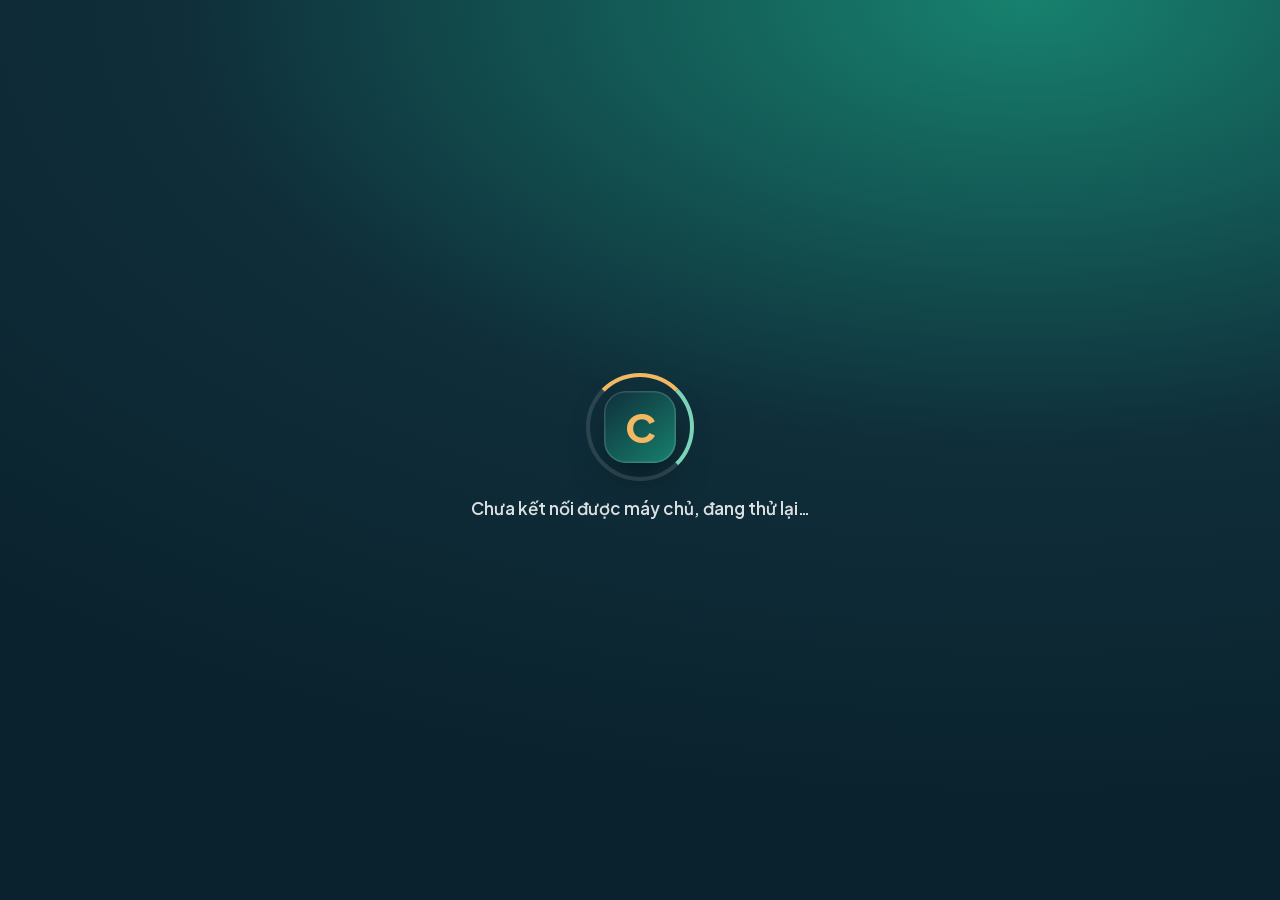
<file: web/index.html>
<!doctype html>
<html lang="vi">
<head>
  <meta charset="utf-8">
  <meta name="viewport" content="width=device-width,initial-scale=1">
  <meta name="theme-color" content="#0F2E3A">
  <title>Clicker · Bảng điều khiển</title>
  <link rel="icon" href="landing/favicon.ico" sizes="any">
  <link rel="icon" type="image/png" sizes="32x32" href="landing/favicon-32.png">
  <link rel="apple-touch-icon" href="landing/apple-touch-icon.png">
  <script>try{const t=localStorage.getItem('clicker-theme')||'light';document.documentElement.dataset.theme=t==='system'?(matchMedia('(prefers-color-scheme: dark)').matches?'dark':'light'):t}catch{}</script>
  <link rel="stylesheet" href="style.css?v=20261013-1">
  <link rel="stylesheet" href="theme.css?v=46">
  <link rel="stylesheet" href="landing/assistant.css?v=2">
  <script src="landing/i18n.js?v=8" defer></script>
  <script src="dash-i18n.js?v=24" defer></script>
  <script src="vendor/xlsx.full.min.js" defer></script>
  <script src="vendor/qrcode.js" defer></script>
  <script src="ai-quiz.js?v=5" defer></script>
  <script src="library.js?v=1" defer></script>
  <script src="exam-editor.js?v=4" defer></script>
  <script src="gateway.js?v=2" defer></script>
  <script src="app.js?v=20261013-13" defer></script>
    <script src="account.js?v=4" defer></script>
  <script src="admin.js?v=8" defer></script>
  <script src="dash-fx.js?v=3" defer></script>
  <script src="landing/assistant.js?v=5" defer></script>
</head>
<body data-mode="wifi">
<div id="code-stage" class="code-stage" hidden role="dialog" aria-modal="true" aria-label="Mã phòng">
  <i class="cs-orb o1"></i><i class="cs-orb o2"></i><i class="cs-orb o3"></i><i class="cs-dots"></i>
  <div class="cs-brand"><span class="cs-logo">C</span><b>Clicker</b></div>
  <div class="cs-body">
    <p class="cs-kicker">MÃ PHÒNG</p>
    <div id="cs-code" class="cs-code" data-noi18n></div>
    <div id="cs-lobby" class="cs-lobby">
      <div id="cs-qr-tile" class="cs-qr"><svg id="cs-qr" viewBox="0 0 1 1" role="img" aria-label="QR vào lớp" shape-rendering="crispEdges"></svg></div>
      <div class="cs-joined">
        <div class="cs-count"><b id="cs-n" data-noi18n>0</b><span id="cs-of" data-noi18n>/0</span><small>đã vào</small></div>
        <div id="cs-chips" class="cs-chips" data-noi18n></div>
      </div>
    </div>
  </div>
  <button type="button" id="cs-view" class="cs-close cs-view">Chỉ hiện mã</button>
  <button type="button" id="cs-close" class="cs-close"><svg viewBox="0 0 24 24" aria-hidden="true"><path d="M9 4v5H4M15 4v5h5M9 20v-5H4M15 20v-5h5"/></svg>Thu nhỏ</button>
</div>
  <div id="net-wait" class="net-wait on" role="status" aria-live="polite"><div class="nw-logo" aria-hidden="true"><span class="nw-ring"></span><i>C</i></div><p id="net-wait-text">Đang tải Clicker…</p></div>
  <div class="app-shell">
    <!-- Left menu (a top bar on phones). The links keep the class "side-nav": app.js routes views through it. -->
    <header class="appbar" aria-label="Clicker">
      <div class="ab-in">
        <a class="ab-brand" href="#overview"><i>C</i><b>Clicker</b></a>
        <nav class="side-nav tabs-nav" aria-label="Các mục của bảng điều khiển">
          <a href="#overview" class="active"><svg viewBox="0 0 24 24"><path d="M3 11l9-7 9 7v9a1 1 0 0 1-1 1h-5v-6H9v6H4a1 1 0 0 1-1-1z"/></svg><span>Tổng quan</span></a>
          <a href="#setup" data-steps="classes prepare room"><svg viewBox="0 0 24 24"><path d="M9 4h10M9 12h10M9 20h10"/><circle cx="4.5" cy="4" r="1.5"/><circle cx="4.5" cy="12" r="1.5"/><circle cx="4.5" cy="20" r="1.5"/></svg><span>Chuẩn bị</span><em id="join-badge" class="nav-badge" hidden>0</em></a>
          <a href="#live"><svg viewBox="0 0 24 24"><rect x="2" y="4" width="20" height="13" rx="2"/><path d="M8 21h8M12 17v4"/></svg><span>Trực tiếp</span></a>
          <a href="#analysis-section"><svg viewBox="0 0 24 24"><path d="M3 3v18h18"/><path d="M7 15l4-5 3 3 5-7"/></svg><span>Phân tích</span></a>
          <a href="#results-section"><svg viewBox="0 0 24 24"><rect x="3" y="3" width="18" height="18" rx="2"/><path d="M3 9h18M9 21V9"/></svg><span>Kết quả</span></a>
          <a href="#connection"><svg viewBox="0 0 24 24"><path d="M5 12.5a10 10 0 0 1 14 0M8.5 16a5 5 0 0 1 7 0"/><circle cx="12" cy="19.5" r="1"/></svg><span>Thiết bị</span></a>
          <a href="#admin-section" id="nav-admin" class="nav-admin" hidden><svg viewBox="0 0 24 24"><path d="M12 2l8 3v6c0 5-3.4 9.4-8 11-4.6-1.6-8-6-8-11V5z"/><path d="M9 12l2 2 4-4"/></svg><span>Quản trị</span></a>
        </nav>
        <div class="side-foot">
          <span class="mode-chip" title="Chế độ kết nối thiết bị"><span class="pulse-dot"></span><span id="footer-mode">Chế độ Wi-Fi</span><small id="footer-detail">Thiết bị đang kết nối</small></span>
        </div>
      </div>
    </header>
    <div class="page-shell">
      <!-- app.js writes the current tab name into the h1. -->
      <header class="topbar"><h1>Tổng quan</h1>
        <div class="topbar-actions">
          <div id="mode-switch" class="mode-switch" role="radiogroup" aria-label="Chế độ kết nối thiết bị" hidden><span class="mode-thumb" aria-hidden="true"></span><button type="button" role="radio" data-mode="wifi" aria-checked="true"><span class="mode-icon wifi-icon" aria-hidden="true"><i></i><i></i><i></i></span><span><strong>Wi-Fi</strong><small>Điện thoại / laptop</small></span></button><button type="button" role="radio" data-mode="ble" aria-checked="false"><span class="mode-icon ble-icon" aria-hidden="true">ᛒ</span><span><strong>BLE</strong><small>nRF52840</small></span></button></div>
          <div class="bell" id="bell" hidden><button type="button" id="bell-btn" class="bell-btn" aria-label="Thông báo" aria-haspopup="true"><svg viewBox="0 0 24 24"><path d="M18 8a6 6 0 0 0-12 0c0 7-3 9-3 9h18s-3-2-3-9"/><path d="M13.7 21a2 2 0 0 1-3.4 0"/></svg><em id="bell-count" hidden>0</em></button>
            <div class="bell-panel" id="bell-panel" hidden><div class="bell-head"><b>Thông báo</b><small id="bell-sub"></small></div><div id="bell-list" class="bell-list"></div></div></div>
          <div class="lang" data-lang-menu></div>
          <div class="acct" id="acct">
            <button type="button" id="acct-btn" class="acct-btn" aria-haspopup="true" aria-expanded="false"><img id="acct-avatar" class="acct-av" alt=""><span id="teacher-name" class="acct-name">Giảng viên</span><svg viewBox="0 0 20 20" aria-hidden="true"><path d="M5 8l5 5 5-5"/></svg></button>
            <div id="acct-menu" class="acct-menu" hidden>
              <div class="acct-card"><img id="acct-avatar-big" class="acct-av big" alt=""><div><b id="acct-full">Giảng viên</b><small id="acct-meta"></small></div></div>
              <button type="button" id="acct-profile"><svg viewBox="0 0 24 24"><circle cx="12" cy="8" r="4"/><path d="M4 21a8 8 0 0 1 16 0"/></svg>Hồ sơ của bạn</button>
              <button type="button" id="acct-settings"><svg viewBox="0 0 24 24"><circle cx="12" cy="12" r="3"/><path d="M19.4 15a1.7 1.7 0 0 0 .3 1.8l.1.1a2 2 0 1 1-2.8 2.8l-.1-.1a1.7 1.7 0 0 0-1.8-.3 1.7 1.7 0 0 0-1 1.5V21a2 2 0 1 1-4 0v-.1a1.7 1.7 0 0 0-1.1-1.5 1.7 1.7 0 0 0-1.8.3l-.1.1a2 2 0 1 1-2.8-2.8l.1-.1a1.7 1.7 0 0 0 .3-1.8 1.7 1.7 0 0 0-1.5-1H3a2 2 0 1 1 0-4h.1a1.7 1.7 0 0 0 1.5-1.1 1.7 1.7 0 0 0-.3-1.8l-.1-.1a2 2 0 1 1 2.8-2.8l.1.1a1.7 1.7 0 0 0 1.8.3H9a1.7 1.7 0 0 0 1-1.5V3a2 2 0 1 1 4 0v.1a1.7 1.7 0 0 0 1 1.5 1.7 1.7 0 0 0 1.8-.3l.1-.1a2 2 0 1 1 2.8 2.8l-.1.1a1.7 1.7 0 0 0-.3 1.8V9a1.7 1.7 0 0 0 1.5 1H21a2 2 0 1 1 0 4h-.1a1.7 1.7 0 0 0-1.5 1z"/></svg>Cài đặt</button>
              <button id="logout" class="acct-out" hidden><svg viewBox="0 0 24 24"><path d="M9 21H5a2 2 0 0 1-2-2V5a2 2 0 0 1 2-2h4M16 17l5-5-5-5M21 12H9"/></svg>Đăng xuất</button>
            </div>
          </div>
        </div>
      </header>
      <main>
        <p id="notice" class="notice show" role="status" aria-live="polite">Đang kết nối…</p>
        <div id="view-banner" class="view-banner" hidden><span>👁 Đang xem dữ liệu của <b id="view-name"></b> · chỉ đọc, không sửa được</span><button type="button" id="view-stop" class="light-button">Thoát chế độ xem</button></div>
        <div id="workspace" hidden>
          <section id="overview" class="hero section-anchor" data-view="overview"><div class="hero-copy"><span class="hero-kicker"><span class="pulse-dot"></span> LỚP HỌC TƯƠNG TÁC · KẾT QUẢ TỨC THÌ</span><h2 id="hero-hello">Chào bạn,<br><em>Student Tag, thiết bị kiểm tra thông minh cho môi trường học đường.</em></h2><p>Soạn đề một lần, cả lớp trả lời bằng điện thoại hoặc máy bấm, điểm hiện ngay.</p><a class="hero-link" href="#setup">Chuẩn bị buổi kiểm tra <span aria-hidden="true">↗</span></a></div>
            <div class="hero-art" aria-hidden="true">
              <svg viewBox="0 0 340 260">
                <defs><linearGradient id="hg-screen" x1="0" y1="0" x2="1" y2="1"><stop offset="0" stop-color="#ffffff"/><stop offset="1" stop-color="#E4F5ED"/></linearGradient></defs>
                <rect x="70" y="30" width="200" height="132" rx="14" fill="url(#hg-screen)"/>
                <rect x="70" y="30" width="200" height="22" rx="11" fill="#0F2E3A" opacity=".9"/><circle cx="86" cy="41" r="4" fill="#F3B862"/><text x="98" y="45" font-size="10" font-weight="800" fill="#7DD3B8">Q3 · CẢ LỚP</text>
                <g class="ha-bars"><rect class="b1" x="92" y="70" width="14" height="70" rx="4" fill="#7DD3B8"/><rect class="b2" x="122" y="70" width="14" height="70" rx="4" fill="#7DD3B8"/><rect class="b3" x="152" y="70" width="14" height="70" rx="4" fill="#17816E"/><rect class="b4" x="182" y="70" width="14" height="70" rx="4" fill="#7DD3B8"/></g>
                <g font-size="9" font-weight="800" fill="#0F2E3A"><text x="96" y="152">A</text><text x="126" y="152">B</text><text x="156" y="152">C</text><text x="186" y="152">D</text></g>
                <g class="ha-score"><rect x="208" y="72" width="50" height="40" rx="10" fill="#F3B862"/><text x="233" y="90" text-anchor="middle" font-size="13" font-weight="800" fill="#0A222D">72%</text><text x="233" y="104" text-anchor="middle" font-size="7.5" font-weight="700" fill="#0A222D">ĐÚNG</text></g>
                <rect x="160" y="162" width="20" height="18" fill="#CAEBE4" opacity=".5"/>
                <g class="ha-phone p1"><rect x="18" y="160" width="46" height="78" rx="10" fill="#0F2E3A"/><rect x="24" y="170" width="34" height="56" rx="6" fill="#17816E"/><text x="41" y="204" text-anchor="middle" font-size="18" font-weight="800" fill="#fff">C</text></g>
                <g class="ha-phone p2"><rect x="276" y="150" width="46" height="78" rx="10" fill="#0F2E3A"/><rect x="282" y="160" width="34" height="56" rx="6" fill="#2F6FB0"/><text x="299" y="194" text-anchor="middle" font-size="18" font-weight="800" fill="#fff">A</text></g>
                <g class="ha-tag"><rect x="134" y="196" width="72" height="54" rx="12" fill="#E6EAE8" stroke="#1F6F78" stroke-width="3"/><rect x="152" y="204" width="36" height="16" rx="3" fill="#3d0b11"/><text x="170" y="216" text-anchor="middle" font-size="11" font-weight="800" fill="#ff3b3b">C=</text><g fill="#2F3539"><rect x="146" y="226" width="12" height="8" rx="2"/><rect x="164" y="226" width="12" height="8" rx="2"/><rect x="182" y="226" width="12" height="8" rx="2"/></g></g>
                <g class="ha-dots"><circle class="d1" cx="64" cy="180" r="5" fill="#F3B862"/><circle class="d2" cx="276" cy="170" r="5" fill="#7DD3B8"/><circle class="d3" cx="170" cy="196" r="5" fill="#F3B862"/></g>
              </svg>
            </div></section>
          <article class="card recent-card" data-view="overview"><div class="card-title"><div><span class="eyebrow">GẦN ĐÂY</span><h3>Buổi kiểm tra gần đây</h3></div><a class="sample-link" href="#room">Tất cả buổi →</a></div><div id="recent-sessions" class="recent-list"></div></article>
          <div class="metric-grid" data-view="overview" aria-label="Tổng quan hệ thống"><div class="metric"><span class="metric-icon blue">▤</span><div><small>LỚP ĐÃ NHẬP</small><strong id="total-classes">0</strong><span>Danh sách sẵn sàng</span></div></div><div class="metric"><span class="metric-icon teal">◇</span><div><small>BỘ ĐỀ</small><strong id="total-exams">0</strong><span>Có thể dùng lại</span></div></div><div class="metric"><span class="metric-icon gold">◉</span><div><small>THIẾT BỊ ONLINE</small><strong id="total-devices">0</strong><span id="device-kind">ESP32 & điện thoại</span></div></div></div>
          <div class="quick-grid" data-view="overview">
            <a class="quick" href="#setup"><span class="q-ic">1</span><b>Lớp & bộ đề</b><small>Nhập lớp, soạn câu hỏi</small></a>
            <a class="quick" href="#room"><span class="q-ic">2</span><b>Phòng</b><small>Tạo buổi kiểm tra, mở đăng nhập</small></a>
            <a class="quick" href="#live"><span class="q-ic">3</span><b>Trực tiếp</b><small>Chiếu câu hỏi, xem cả lớp trả lời</small></a>
            <a class="quick" href="#results-section"><span class="q-ic">4</span><b>Kết quả</b><small>Bảng điểm, xuất Excel</small></a>
          </div>

          <section id="connection" class="section-anchor" data-view="connection">
            <div class="card connection-card" data-devpane="state"><div class="radio-visual" aria-hidden="true"><span class="wave"></span><span class="wave"></span><span class="wave"></span><span id="radio-core" class="radio-core">Wi-Fi</span></div><div class="connection-body"><span class="eyebrow">CHẾ ĐỘ <span id="conn-mode-label">WI-FI</span></span><div class="conn-stats"><div><small>Gateway USB</small><strong id="bridge-state">—</strong></div><div><small>Student Tag online</small><strong id="tag-count">0</strong></div><div><small>Điện thoại / laptop</small><strong id="wifi-count">0</strong></div></div></div></div>
            <article id="gw-card" class="card gw-card" data-devpane="state" data-phase="off">
              <div class="card-title"><div><span class="eyebrow">USB · BLE · nRF52840</span><h3>Gateway USB cho Student Tag</h3></div><span id="gw-badge" class="state-badge" role="status">Chưa kết nối</span></div>
              <div class="gw-body">
                <div class="gw-plug" aria-hidden="true"><span class="gw-laptop"></span><span class="gw-cable"></span><span class="gw-dongle"><i></i></span><span class="gw-waves"><b></b><b></b><b></b></span></div>
                <div class="gw-main">
                  <ol class="gw-steps"><li>Cắm Gateway vào cổng USB của máy tính đang mở trang này.</li><li>Bấm Kết nối Gateway, chọn cổng nRF52840 rồi bấm Kết nối (chỉ lần đầu; lần sau tự kết nối).</li><li>Giữ tab Clicker này mở trong suốt buổi học. Chuyển sang tab khác vẫn được, nhưng đừng đóng tab này.</li></ol>
                  <div class="gw-stats"><div><small>Gateway</small><strong id="gw-uid">—</strong></div><div><small>Tag đang nghe thấy</small><strong id="gw-tags">0</strong></div><div><small>Đã chuyển lên máy chủ</small><strong id="gw-relayed">0</strong></div></div>
                  <div class="gw-actions"><button id="gw-connect" type="button" class="primary">Kết nối Gateway</button><button id="gw-disconnect" type="button" class="ghost" hidden>Ngắt kết nối</button></div>
                  <p id="gw-detail" class="hint" role="status" aria-live="polite">Chưa kết nối.</p>
                  <p id="gw-unsupported" class="gw-warn" hidden>Trình duyệt này chưa hỗ trợ Gateway USB. Hãy mở Clicker bằng Chrome hoặc Edge trên máy tính (Windows, macOS, Linux). Điện thoại, Safari và Firefox chưa dùng được.</p>
                </div>
              </div>
            </article></section>
          

          <nav class="stepper" data-view="classes prepare room" aria-label="Các bước chuẩn bị"><a href="#classes" class="step"><span class="step-n">1</span><span class="step-t"><b>Lớp học</b><small id="step-classes">—</small></span></a><i class="step-line" aria-hidden="true"></i><a href="#prepare" class="step"><span class="step-n">2</span><span class="step-t"><b>Bộ đề</b><small id="step-sets">—</small></span></a><i class="step-line" aria-hidden="true"></i><a href="#room" class="step"><span class="step-n">3</span><span class="step-t"><b>Phòng</b><small id="step-room">—</small></span></a></nav>
          <section id="classes" class="section-anchor" data-view="classes">
            <div class="lib-grid">
              <article class="card lib-add"><div class="card-title"><h3>Thêm lớp</h3><span id="roster-ready" class="mini-state">Chưa có dữ liệu</span></div>
                <div class="seg" role="tablist" aria-label="Cách tạo lớp"><button type="button" role="tab" data-seg="file" aria-selected="true">Từ file</button><button type="button" role="tab" data-seg="open" aria-selected="false">Tự đăng ký</button></div>
                <div data-segpane="file"><form id="student-import"><label class="file-label">File CSV hoặc Excel<input id="students-file" type="file" accept=".csv,.xlsx,.xls" required></label><button class="primary">Nhập sinh viên <span aria-hidden="true">↗</span></button></form><a class="sample-link" href="examples/students.csv" download>Tải file mẫu ↓</a></div>
                <div data-segpane="open" hidden><form id="open-class-form"><label>Tên lớp<input id="open-class-name" maxlength="60" required placeholder="Ví dụ: Lớp 11A3"></label><button class="primary">＋ Tạo lớp tự đăng ký</button></form></div>
              </article>
              <article class="card lib-list"><div class="card-title"><h3>Lớp của bạn</h3></div><div id="manage-classes" class="manage-list"></div><h3 id="students-heading">Chọn lớp để xem sinh viên</h3><div id="manage-students" class="manage-list">Chọn một lớp ở danh sách trên.</div></article>
            </div>
          </section>
          <section id="prepare" class="section-anchor" data-view="prepare">
            <div class="lib-grid">
              <article class="card lib-add"><div class="card-title"><h3>Thêm câu hỏi</h3><span id="exam-ready" class="mini-state">Chưa có dữ liệu</span></div>
                <div class="seg seg-icons" role="tablist" aria-label="Cách thêm câu hỏi"><button type="button" role="tab" data-seg="x-file" aria-selected="true"><svg viewBox="0 0 24 24"><path d="M14 3H6a2 2 0 0 0-2 2v14a2 2 0 0 0 2 2h12a2 2 0 0 0 2-2V9z"/><path d="M14 3v6h6M8 13h8M8 17h5"/></svg>File / Excel</button><button type="button" role="tab" data-seg="x-hand" aria-selected="false"><svg viewBox="0 0 24 24"><path d="M12 20h9M16.5 3.5a2.1 2.1 0 0 1 3 3L7 19l-4 1 1-4z"/></svg>Soạn tay</button><button type="button" role="tab" data-seg="x-ai" aria-selected="false"><svg viewBox="0 0 24 24"><path d="M12 3l1.8 5.2L19 10l-5.2 1.8L12 17l-1.8-5.2L5 10l5.2-1.8zM19 15l.8 2.2L22 18l-2.2.8L19 21l-.8-2.2L16 18l2.2-.8z"/></svg>Tạo bằng AI</button></div>
                <div data-segpane="x-file"><form id="exam-import" novalidate><label>Lưu vào<select id="exam-target"><option value="">＋ Bộ đề mới</option></select></label><label id="exam-title-row">Tên bộ đề mới<input id="exam-title" maxlength="120" placeholder="Ví dụ: Kiểm tra chương Điện học"></label><label class="file-label">File đề: Excel, CSV hoặc TXT<input id="exam-file" type="file" accept=".xlsx,.xls,.csv,.txt"></label><details id="exam-paste-box" class="paste-box"><summary>Hoặc dán từ Excel</summary><textarea id="exam-paste" rows="5" placeholder="Chọn các ô trong Excel (Câu hỏi, A, B, C, D, Đáp án), Ctrl+C rồi dán vào đây"></textarea></details><div class="actions"><button class="primary" id="exam-check">Kiểm tra &amp; xem trước</button><button type="button" id="exam-save" class="secondary" disabled>Lưu bộ đề</button></div></form><div class="sample-links"><a class="sample-link" id="exam-template" href="#">Tải mẫu Excel ↓</a><a class="sample-link" href="examples/exam.txt" download>Tải đề mẫu TXT ↓</a></div></div>
                <div data-segpane="x-hand" hidden>
                  <form id="hand-form" class="hand-form" novalidate>
                    <div class="form-pair"><label>Lưu vào<select id="hand-target"><option value="">＋ Bộ đề mới</option></select></label><label id="hand-title-row">Tên bộ đề<input id="hand-title" maxlength="120" placeholder="Ví dụ: Kiểm tra chương 1"></label></div>
                    <label>Câu hỏi<textarea id="hand-q" rows="2" maxlength="8000" placeholder="Nhập câu hỏi"></textarea></label>
                    <div class="hand-opts" role="radiogroup" aria-label="Đáp án đúng"><label class="hand-opt"><input type="radio" name="hand-key" value="A" checked aria-label="A đúng"><b>A</b><input id="hand-A" maxlength="8000" placeholder="Lựa chọn A"></label><label class="hand-opt"><input type="radio" name="hand-key" value="B" aria-label="B đúng"><b>B</b><input id="hand-B" maxlength="8000" placeholder="Lựa chọn B"></label><label class="hand-opt"><input type="radio" name="hand-key" value="C" aria-label="C đúng"><b>C</b><input id="hand-C" maxlength="8000" placeholder="Lựa chọn C"></label><label class="hand-opt"><input type="radio" name="hand-key" value="D" aria-label="D đúng"><b>D</b><input id="hand-D" maxlength="8000" placeholder="Lựa chọn D"></label></div>
                    <div class="actions"><button class="primary" id="hand-save">Lưu câu hỏi</button><span id="hand-count" class="hint"></span></div>
                  </form>
                </div>
                <div data-segpane="x-ai" hidden id="ai-card"><div class="ai-model-row"><label class="ai-provider">Mô hình<select id="ai-provider"></select></label><span id="ai-model" class="mini-state"></span></div><form id="ai-form" novalidate>
                <label class="sr-label"><span>Nội dung môn học</span><textarea id="ai-content" rows="7" placeholder="Ví dụ: dán nội dung chương 2 · Định luật Ohm, mạch nối tiếp, mạch song song…"></textarea></label>
                <div class="ai-row"><label class="file-label">Hoặc chọn file (PDF, Word, PowerPoint, questions.json)<input id="ai-file" type="file" accept=".pdf,.docx,.pptx,.txt,.md,.csv,.json"></label><span class="hint" id="ai-len"></span></div>
                <div class="ai-opts">
                  <label>Số câu<input id="ai-count" type="number" min="1" max="40" value="10"></label>
                  <label>Độ khó<select id="ai-level"><option value="de">Dễ</option><option value="tb">Trung bình</option><option value="kho">Khó</option><option value="nangcao">Nâng cao</option><option value="tron" selected>Trộn đều (dễ → nâng cao)</option></select></label>
                  <label>Ngôn ngữ<select id="ai-lang"><option value="vi">Tiếng Việt</option><option value="en">English</option></select></label>
                </div>
                <label>Yêu cầu thêm (không bắt buộc)<input id="ai-notes" maxlength="500" placeholder="Ví dụ: tập trung bài tập tính toán, tránh câu định nghĩa"></label>
                <button class="primary" id="ai-go">✨ Tạo câu hỏi</button>
              </form><div id="ai-result" hidden>
                <div class="card-title ai-result-head"><div><span class="eyebrow">KẾT QUẢ</span><h3 id="ai-result-title"></h3></div><label class="adm-check"><input type="checkbox" id="ai-all" checked> Chọn tất cả</label></div>
                <div id="ai-list" class="ai-list"></div>
                <div class="ai-save"><label>Lưu vào<select id="ai-target"><option value="">＋ Bộ đề mới</option></select></label><label id="ai-title-row">Tên bộ đề mới<input id="ai-title" maxlength="120" placeholder="Ví dụ: Chương 2 · Định luật Ohm (AI)"></label><button type="button" class="primary" id="ai-save">Lưu các câu đã chọn</button><button type="button" class="secondary" id="ai-again">Tạo lại</button></div>
              </div></div>
              </article>
              <article class="card lib-list"><div class="card-title"><h3>Bộ đề của bạn</h3></div><div id="manage-exams" class="manage-list"></div></article>
            </div>
            <article id="exam-preview" class="card preview-card" hidden><div class="card-title"><div><span class="eyebrow">XEM TRƯỚC</span><h3 id="preview-title">Kiểm tra file đề</h3></div><span id="preview-badge" class="state-badge"></span></div><div id="preview-errors" class="preview-errors"></div><div class="table-scroll"><table id="preview-table"><thead><tr><th>#</th><th>Câu hỏi</th><th>A</th><th>B</th><th>C</th><th>D</th><th>Đáp án</th></tr></thead><tbody></tbody></table></div></article>
            <article id="exam-editor" class="card editor-card" hidden><div class="card-title"><div><span class="eyebrow">SOẠN BỘ ĐỀ</span><h3 id="editor-title">Bộ đề</h3></div><div class="actions"><button type="button" id="editor-add" class="primary">＋ Thêm câu hỏi</button><button type="button" id="editor-close" class="secondary">Đóng</button></div></div><p id="editor-live" class="editor-live" hidden></p><form id="editor-rename" class="editor-rename"><label>Tên bộ đề<input id="editor-name" maxlength="120" required></label><button class="secondary">Đổi tên</button></form><div id="editor-list" class="editor-list"></div></article>
          </section>

          <section id="room" class="section-anchor" data-view="room">
            <div class="room-grid"><article class="card create-card"><div class="card-title"><div><span class="eyebrow">TẠO BUỔI MỚI</span><h3>Thiết lập phòng kiểm tra</h3></div></div><p id="room-empty" class="room-empty" hidden>Cần có lớp và bộ đề trước. <a href="#classes">Lớp học ↗</a> · <a href="#prepare">Bộ đề ↗</a></p><form id="session-create"><label>Tên buổi kiểm tra<input id="session-title" required maxlength="120" placeholder="Ví dụ: Kiểm tra giữa kỳ · Lớp 12A1"></label><div class="form-pair"><div class="field"><label for="class-select">Chọn lớp</label><div class="select-wrap"><select id="class-select" required></select><button type="button" class="clear-select" data-clear="class-select" aria-label="Bỏ chọn lớp">×</button></div></div><div class="field"><label for="exam-select">Chọn bộ đề</label><div class="select-wrap"><select id="exam-select" required></select><button type="button" class="clear-select" data-clear="exam-select" aria-label="Bỏ chọn bộ đề">×</button></div></div></div><label for="pacing-select">Hình thức làm bài</label><select id="pacing-select" class="pacing-select"><option value="teacher">Giáo viên điều khiển (NEXT / AUTO, mọi chế độ)</option><option value="self">Sinh viên tự làm trên máy (chỉ Wi-Fi)</option></select><label>Giây mỗi câu<input id="auto-seconds" type="number" value="30" min="1" max="3600" step="1" required></label><button class="primary">Tạo session <span aria-hidden="true">↗</span></button></form></article>
            <article class="card room-card"><div class="card-title"><div><span class="eyebrow">PHÒNG ĐANG XEM</span><h3 id="room-title">Chưa chọn phòng</h3></div><span id="room-badge" class="state-badge">Chờ thiết lập</span></div><div class="field"><label for="session-select">Buổi kiểm tra đã tạo</label><div class="select-wrap"><select id="session-select"></select><button type="button" class="clear-select" data-clear="session-select" aria-label="Bỏ chọn session">×</button></div></div><p id="session-status" class="hint">Chưa chọn buổi học.</p><div class="room-quick"><span class="room-quick-icon">⌁</span><div><strong>Đã kết nối</strong><span id="device-status">Thiết bị online: 0</span></div></div><div id="room-code-box" class="room-code" hidden><small>MÃ PHÒNG</small><strong id="room-code" data-noi18n></strong><button type="button" id="code-zoom" class="code-zoom" aria-label="Phóng to mã phòng" title="Phóng to cho cả lớp xem"><svg viewBox="0 0 24 24" aria-hidden="true"><path d="M4 9V4h5M20 9V4h-5M4 15v5h5M20 15v5h-5"/></svg></button></div><div class="actions"><button id="open-login" class="primary">Mở đăng nhập</button></div></article></div>
            <article id="join-card" class="card join-card" hidden><div class="card-title"><div><span class="eyebrow">SINH VIÊN XIN VÀO LỚP</span><h3>Chờ duyệt <span id="join-count" class="join-count">0</span></h3></div><div class="actions"><button type="button" id="join-approve-all" class="primary">✓ Duyệt tất cả</button><button type="button" id="join-reject-all" class="secondary">✗ Từ chối tất cả</button></div></div><div id="join-list" class="join-list"></div></article><article class="card participants-card"><div class="card-title"><div><span class="eyebrow">SINH VIÊN TRONG PHÒNG</span><h3>Ai đã vào phòng?</h3></div><span id="participant-count" class="state-badge">0/0</span></div><p class="legend-line"><span class="legend joined">●</span> Đã vào <span class="legend absent">●</span> Chưa vào</p><div id="participants" class="participants">Chưa chọn phòng.</div></article>
            <article class="card sessions-card"><span class="eyebrow">QUẢN LÝ SESSION</span><h3>Buổi kiểm tra đã tạo</h3><div id="manage-sessions" class="manage-list"></div></article>
            <div class="join-strip"><div class="join-symbol">↗</div><div><h3 id="join-title">Link cho sinh viên</h3><p id="join-text" hidden></p><code id="phone-url" class="wifi-only">Đang tải liên kết…</code></div><div class="join-actions wifi-only"><a id="phone-link" class="light-button" href="phone.html" target="_blank" rel="noopener">Mở clicker điện thoại ↗</a><button id="copy-phone-link" class="outline-light">Sao chép liên kết</button></div></div>
          </section>

          <section id="live" class="section-anchor" data-view="live">
            <div class="live-grid"><article id="projector-card" class="card question-card"><div class="question-top"><div><span class="eyebrow">NỘI DUNG ĐANG TRÌNH CHIẾU</span><h3>Câu hỏi</h3></div><span id="question-status" class="state-badge">Chưa mở câu</span></div><div class="question-toolbar"><div class="field question-picker"><label for="question-select">Chọn câu hỏi</label><div class="select-wrap"><select id="question-select"></select><button type="button" class="clear-select" data-clear="question-select" aria-label="Bỏ chọn câu hỏi">×</button></div></div><button id="previous-question" class="secondary">PREVIOUS</button><button id="next-question" class="primary">NEXT</button><button id="start-question" class="primary">Bắt đầu</button><button id="close-question" class="danger">KẾT THÚC</button><button id="auto-mode" class="ghost" aria-pressed="false">AUTO</button><button id="show-results" class="ghost" aria-pressed="false" disabled>Hiện kết quả</button><button id="edit-question" class="ghost" disabled>Sửa câu này</button><button id="projector" class="ghost">Chế độ trình chiếu</button></div><div class="projector-meta"><strong id="projector-count">Answered: 0 / 0</strong><span id="projector-waiting">Waiting: 0</span><span id="auto-countdown" class="auto-countdown" hidden></span><span id="self-clock" class="self-clock" hidden></span><span id="projector-code" class="projector-code" hidden></span></div><div id="question-display" class="question-display"><p>Chọn buổi kiểm tra để xem câu hỏi.</p></div></article>
            <aside class="card insights-card"><div class="card-title"><div><span class="eyebrow">THỐNG KÊ TRỰC TIẾP</span><h3>Cả lớp đang phản hồi</h3></div><div class="insights-tools"><span class="live-dot" aria-label="Tự cập nhật"></span><button id="toggle-insights" type="button" class="eye-toggle" aria-pressed="true" aria-controls="insights-body" title="Ẩn thống kê">👁</button></div></div><div id="insights-body"><div id="stats" class="stats" aria-live="polite"></div><div class="progress-track"><span id="response-progress"></span></div><p id="response-caption" class="hint">Chờ mở câu hỏi.</p><h4 id="dist-title">Phân bố đáp án</h4><div id="distribution" class="distribution"></div><h4>Thiết bị trong phòng</h4><div id="roster-preview" class="roster-preview">Chưa chọn phòng.</div></div><p id="insights-hidden" class="hint" hidden>Thống kê đang ẩn. Bấm con mắt để hiện lại.</p></aside></div>
          </section>

          <section id="analysis-section" class="section-anchor" data-view="analysis-section"><div class="analysis-grid"><article class="card"><div class="analysis-head"><div><span class="eyebrow">CÁC CÂU ĐÃ LÀM</span><h3>Tỷ lệ sai theo câu</h3></div><button id="sort-wrong" class="secondary" aria-pressed="false">Sắp xếp: STT</button></div><div id="analysis-list" class="analysis-list"></div></article><article class="card"><div class="analysis-head"><div><span class="eyebrow">CHI TIẾT CÂU HỎI</span><h3 id="analysis-title">Chọn một câu đã làm</h3></div><button id="analysis-answer-toggle" class="ghost" aria-pressed="false">XEM ĐÁP ÁN</button></div><div id="analysis-detail" class="analysis-detail">Chưa có câu hỏi đã làm.</div></article></div></section>

          <section id="results-section" class="section-anchor" data-view="results-section"><div class="card results-card"><div class="results-toolbar"><div><span class="eyebrow">DANH SÁCH & BẢNG ĐIỂM</span><h3>Trạng thái từng sinh viên</h3></div><div class="actions"><button id="privacy-mode" class="ghost" aria-pressed="false">Privacy</button><button id="export-csv" class="secondary">Xuất CSV</button><button id="export-xlsx" class="secondary">Xuất Excel</button></div></div><div class="table-scroll"><table id="results"><thead></thead><tbody></tbody></table></div></div><div class="card ai-review" id="ai-review"><div class="results-toolbar"><div><span class="eyebrow">AI</span><h3>Nhận xét bài làm</h3></div><div class="actions"><select id="air-who" aria-label="Nhận xét cho"><option value="">Cả lớp</option></select><select id="air-provider" aria-label="Mô hình"></select><button id="air-go" class="primary">✨ Nhận xét</button></div></div><div id="air-out" class="air-out" hidden></div><div class="air-each"><div class="air-each-head"><div><span class="eyebrow">TỪNG BẠN</span><h4>Gợi ý ôn tập riêng cho mỗi sinh viên</h4></div><div class="actions"><span id="air-each-state" class="mini-state" hidden></span><button id="air-each" class="secondary">✨ Gợi ý cho từng bạn</button><button id="air-each-csv" class="ghost" hidden>Tải CSV</button></div></div><div id="air-each-list" class="air-each-list"></div></div></div></section>

          <dialog id="quick-edit" class="quick-dialog" aria-label="Sửa câu hỏi"><div id="quick-edit-body"></div></dialog>
          <section id="admin-section" class="section-anchor admin" data-view="admin-section">
            <div class="adm-hero"><div><span class="step-label">QUẢN TRỊ HỆ THỐNG</span><h2>Toàn bộ Clicker trong một màn hình</h2><p>Giáo viên, thiết bị, báo cáo, nhật ký và máy chủ. Chỉ quản trị viên thấy mục này.</p></div>
              <div class="adm-hero-actions"><button type="button" id="adm-backup" class="light-button">⤓ Sao lưu database</button><button type="button" id="adm-refresh" class="outline-light">Làm mới ↻</button></div></div>
            <div class="adm-tabs" role="tablist" aria-label="Quản trị">
              <button type="button" role="tab" data-adm="home" aria-selected="true">Tổng quan</button>
              <button type="button" role="tab" data-adm="teachers">Giáo viên </button>
              <button type="button" role="tab" data-adm="devices">Thiết bị</button>
              <button type="button" role="tab" data-adm="report">Báo cáo</button>
              <button type="button" role="tab" data-adm="log">Nhật ký</button>
              <button type="button" role="tab" data-adm="system">Cài đặt</button>
            </div>

            <div class="adm-pane" data-pane="home">
              <article class="card adm-live"><div class="card-title"><div><span class="eyebrow">PHÒNG ĐANG CHẠY</span><h3 id="adm-room-title">Không có phòng nào đang chạy</h3></div><span id="adm-room-badge" class="state-badge">Rảnh</span></div><div id="adm-rooms" class="adm-rooms"></div></article>
              <div class="adm-tree-head"><h3 id="adm-tree-title">Giáo viên</h3><p class="hint">Bấm vào một giáo viên để xem lớp, phòng, sinh viên và bộ đề của họ.</p></div>
              <div id="adm-tree" class="adm-tree"></div>
            </div>

            <div class="adm-pane" data-pane="teachers" hidden>
              <article class="card adm-create"><div class="card-title"><div><span class="eyebrow">TẠO TÀI KHOẢN</span><h3>Thêm giáo viên</h3></div></div>
                <form id="adm-create" class="adm-create-form" novalidate>
                  <label>Tên đăng nhập<input id="adm-new-name" maxlength="80" required placeholder="Ví dụ: Co Lan"></label>
                  <label>Gmail (không bắt buộc)<input id="adm-new-email" type="email" maxlength="190" placeholder="ten@gmail.com"></label>
                  <label>Mật khẩu 8 số (bỏ trống = tự tạo)<input id="adm-new-pass" inputmode="numeric" maxlength="8" placeholder="Tự tạo"></label>
                  <button class="primary">＋ Tạo tài khoản</button>
                </form>
                <p class="hint">Có Gmail: người đó bấm "Tiếp tục với Google" bằng đúng Gmail là vào tài khoản này. Không có Gmail: đăng nhập bằng tên + mật khẩu hiện sau khi tạo.</p></article>
              <article class="card adm-teachers"><div class="card-title"><div><span class="eyebrow">TÀI KHOẢN GIÁO VIÊN</span><h3 id="adm-teacher-count">Giáo viên</h3></div><input id="adm-search" class="adm-search" type="search" placeholder="Tìm tên hoặc email…" aria-label="Tìm giáo viên"></div>
                <div class="table-scroll"><div class="adm-bulk"><label class="adm-check"><input type="checkbox" id="adm-t-all"> Chọn tất cả</label><button type="button" id="adm-t-del" class="danger" disabled>Xoá đã chọn</button><span class="adm-online-count" id="adm-online-count"></span></div><table class="adm-table"><thead><tr><th></th><th>Giáo viên</th><th>Đăng nhập</th><th>Lớp</th><th>Sinh viên</th><th>Bộ đề</th><th>Buổi học</th><th>Dùng gần nhất</th><th></th></tr></thead><tbody id="adm-teacher-rows"></tbody></table></div></article>
            </div>

            <div class="adm-pane" data-pane="devices" hidden>
              <article class="card"><div class="card-title"><div><span class="eyebrow">MÁY BẤM ĐÃ KẾT NỐI</span><h3 id="adm-dev-count">Thiết bị</h3></div><input id="adm-dev-search" class="adm-search" type="search" placeholder="Tìm mã, tên, sinh viên…" aria-label="Tìm thiết bị"></div>
                <div class="adm-chips" id="adm-dev-filter"><button type="button" data-kind="" aria-pressed="true">Tất cả</button><button type="button" data-kind="nrf" aria-pressed="false">Tag nRF</button><button type="button" data-kind="phone" aria-pressed="false">Điện thoại / laptop</button><button type="button" data-kind="bridge" aria-pressed="false">Gateway USB</button><button type="button" data-kind="online" aria-pressed="false">● Đang online</button><button type="button" data-kind="blocked" aria-pressed="false">Đã chặn</button></div>
                <div class="table-scroll"><div class="adm-bulk"><label class="adm-check"><input type="checkbox" id="adm-d-all"> Chọn tất cả</label><button type="button" id="adm-d-del" class="danger" disabled>Xoá đã chọn</button><button type="button" id="adm-d-old" class="ghost">Xoá máy không dùng hơn 30 ngày</button></div><table class="adm-table"><thead><tr><th></th><th>Thiết bị</th><th>Loại</th><th>Sinh viên dùng gần nhất</th><th>Lần cuối online</th><th></th></tr></thead><tbody id="adm-dev-rows"></tbody></table></div></article>
            </div>

            <div class="adm-pane" data-pane="report" hidden>
              <div class="adm-report-head"><p class="hint">Điểm trung bình (thang 10) của sinh viên đã vào phòng, chỉ tính các buổi đã kết thúc.</p><button type="button" id="adm-report-xlsx" class="secondary">Xuất Excel</button></div>
              <div class="adm-report-grid">
                <article class="card"><span class="eyebrow">THEO GIÁO VIÊN</span><div id="adm-rep-teacher" class="adm-bars"></div></article>
                <article class="card"><span class="eyebrow">THEO LỚP</span><div id="adm-rep-class" class="adm-bars"></div></article>
                <article class="card"><span class="eyebrow">THEO BỘ ĐỀ</span><div id="adm-rep-exam" class="adm-bars"></div></article>
              </div>
              <article class="card"><span class="eyebrow">CÂU SAI NHIỀU NHẤT TOÀN HỆ THỐNG</span><h3>Top 10 câu khó</h3><div id="adm-rep-hard" class="adm-hard"></div></article>
            </div>

            <div class="adm-pane" data-pane="log" hidden>
              <article class="card"><div class="card-title"><div><span class="eyebrow">NHẬT KÝ HOẠT ĐỘNG</span><h3>Ai làm gì, lúc nào</h3></div><input id="adm-log-search" class="adm-search" type="search" placeholder="Tìm người, hành động…" aria-label="Tìm trong nhật ký"></div>
                <div class="adm-log-tools"><label class="adm-check"><input type="checkbox" id="adm-log-all"> Chọn tất cả</label><button type="button" id="adm-log-del" class="danger" disabled>Xoá đã chọn</button><button type="button" id="adm-log-clear" class="ghost">Xoá toàn bộ lịch sử</button></div><div id="adm-log" class="adm-log"></div><button type="button" id="adm-log-more" class="secondary" hidden>Tải thêm</button></article>
            </div>

            <div class="adm-pane" data-pane="system" hidden>
              <article class="card"><span class="eyebrow">BẬT / TẮT CHỨC NĂNG</span><h3>Cài đặt</h3><p class="hint">Gạt sang phải để bật (xanh), sang trái để tắt (đỏ). Có hiệu lực ngay cho mọi người.</p><div id="adm-switches" class="adm-switches"></div></article>
              <article class="card adm-clean"><span class="eyebrow">TỰ DỌN DỮ LIỆU CŨ</span><h3>Giữ database nhẹ</h3>
                <p class="hint">Nhật ký hoạt động cũ hơn số ngày dưới đây tự xoá. Bộ đếm chống spam tự xoá sau 1 ngày, yêu cầu quên mật khẩu bỏ dở sau 7 ngày. Lớp, đề, điểm <b>không</b> bao giờ bị xoá tự động.</p>
                <div class="adm-clean-row"><label>Xoá nhật ký cũ hơn<select id="adm-audit-days"><option value="30">30 ngày</option><option value="90">90 ngày</option><option value="180">180 ngày</option><option value="365">365 ngày</option></select></label><button type="button" id="adm-clean-now" class="secondary">Dọn ngay</button></div>
                <p class="hint" id="adm-clean-info"></p></article>
            </div>

            <dialog id="adm-profile" class="sheet adm-profile"><form method="dialog">
              <div class="sheet-head"><div><span class="eyebrow">HỒ SƠ GIÁO VIÊN</span><h3 id="ap-name"></h3><p class="hint" id="ap-user"></p></div><button class="sheet-x" aria-label="Đóng">×</button></div>
              <div class="ap-top"><img id="ap-avatar" alt=""><div id="ap-tags" class="adm-tags"></div></div>
              <dl id="ap-list" class="ap-list"></dl>
            </form></dialog>
            <dialog id="adm-secret" class="adm-secret"><form method="dialog"><span class="eyebrow">MẬT KHẨU MỚI</span><h3 id="adm-secret-title">Mật khẩu</h3><p class="hint">Chỉ hiện một lần. Ghi lại và gửi riêng cho giáo viên.</p><div class="adm-secret-box"><code id="adm-secret-pass"></code><button type="button" id="adm-secret-copy" class="secondary">Sao chép</button></div><p id="adm-secret-note" class="hint"></p><div class="actions"><button class="primary" value="ok">Đã ghi lại</button></div></form></dialog>
          </section>

          <dialog id="profile-dialog" class="sheet"><form id="profile-form" novalidate>
            <div class="sheet-head"><div><span class="eyebrow" id="profile-eyebrow">HỒ SƠ CỦA BẠN</span><h3 id="profile-title">Hồ sơ giáo viên</h3><p class="hint" id="profile-sub">Thông tin hiển thị trên tài khoản của bạn.</p></div><button type="button" class="sheet-x" id="profile-x" aria-label="Đóng">×</button></div>
            <div class="pf-avatar"><img id="pf-avatar" alt=""><div><label class="secondary pf-up">📷 Chọn ảnh khác<input id="pf-file" type="file" accept="image/*" hidden></label><button type="button" id="pf-remove" class="ghost">Dùng ảnh mặc định</button><p class="hint">Không chọn ảnh thì dùng ảnh mặc định theo giới tính.</p></div></div>
            <div class="pf-grid">
              <label class="pf-wide">Họ và tên<input id="pf-name" maxlength="120" required placeholder="Ví dụ: Nguyễn Thị Lan"></label>
              <div class="pf-gender pf-wide" role="radiogroup" aria-label="Giới tính"><span>Giới tính</span><label><input type="radio" name="pf-gender" value="nam"> Nam</label><label><input type="radio" name="pf-gender" value="nu"> Nữ</label><label><input type="radio" name="pf-gender" value="khac" checked> Khác</label></div>
              <label class="pf-wide">Trường đang dạy<input id="pf-school" maxlength="160" placeholder="Ví dụ: Trường THPT Nguyễn Du"></label>
              <label>Môn dạy<input id="pf-subject" maxlength="120" list="pf-subjects" placeholder="Ví dụ: Vật lý"></label>
              <label>Khối / lớp dạy<input id="pf-grades" maxlength="120" list="pf-grade-list" placeholder="Ví dụ: Khối 10, 11"></label>
              <label>Số điện thoại (không bắt buộc)<input id="pf-phone" maxlength="20" inputmode="tel" placeholder="09xx xxx xxx"></label>
              <label>Giới thiệu ngắn (không bắt buộc)<input id="pf-bio" maxlength="300" placeholder="Ví dụ: 10 năm dạy Vật lý"></label>
            </div>
            <datalist id="pf-subjects"><option>Toán</option><option>Vật lý</option><option>Hoá học</option><option>Sinh học</option><option>Tin học</option><option>Ngữ văn</option><option>Tiếng Anh</option><option>Lịch sử</option><option>Địa lý</option><option>GDCD</option><option>Công nghệ</option><option>Điện tử - IoT</option></datalist>
            <datalist id="pf-grade-list"><option>Tiểu học</option><option>Khối 6, 7, 8, 9</option><option>Khối 10, 11, 12</option><option>Cao đẳng</option><option>Đại học</option></datalist>
            <p class="alert-line" id="pf-err" role="alert"></p>
            <div class="actions"><button class="primary" id="pf-save">Lưu hồ sơ</button><button type="button" class="secondary" id="pf-cancel">Huỷ</button></div>
          </form></dialog>
          <dialog id="settings-dialog" class="sheet"><div>
            <div class="sheet-head"><div><span class="eyebrow">CÀI ĐẶT</span><h3>Cài đặt tài khoản</h3></div><button type="button" class="sheet-x" id="settings-x" aria-label="Đóng">×</button></div>
            <h4 class="st-h">Giao diện</h4>
            <div class="theme-pick" role="radiogroup" aria-label="Giao diện">
              <label><input type="radio" name="theme" value="light"><span class="tp tp-light"><i></i><i></i></span><b>Sáng</b></label>
              <label><input type="radio" name="theme" value="dark"><span class="tp tp-dark"><i></i><i></i></span><b>Tối</b></label>
              <label><input type="radio" name="theme" value="system"><span class="tp tp-sys"><i></i><i></i></span><b>Theo hệ thống</b></label>
            </div>
            <h4 class="st-h">Đổi mật khẩu</h4>
            <form id="pw-change" novalidate>
              <label id="pwc-old-row">Mật khẩu hiện tại<input id="pwc-old" type="password" inputmode="numeric" maxlength="8" autocomplete="current-password"></label>
              <div class="pf-grid"><label>Mật khẩu mới (8 số)<input id="pwc-new" type="password" inputmode="numeric" maxlength="8" autocomplete="new-password"></label><label>Nhập lại mật khẩu mới<input id="pwc-new2" type="password" inputmode="numeric" maxlength="8" autocomplete="new-password"></label></div>
              <p class="hint" id="pwc-note"></p>
              <p class="alert-line" id="pwc-err" role="alert"></p>
              <button class="primary">Đổi mật khẩu</button>
            </form>
          </div></dialog>
          <dialog id="delete-dialog" class="confirm-dialog"><form method="dialog"><span class="eyebrow">XÁC NHẬN THAO TÁC</span><h3 id="delete-title">Xóa dữ liệu?</h3><p id="delete-name" class="delete-name"></p><p id="delete-detail">Thao tác này không thể hoàn tác.</p><div class="actions"><button value="cancel" class="secondary">HỦY</button><button id="confirm-delete" value="confirm" class="danger">XÁC NHẬN XÓA</button></div></form></dialog>
          <footer class="page-footer">CLICKER <span>·</span> Click See Teach</footer>
        </div>
      </main>
    </div>
  </div>
</body>
</html>
</file>
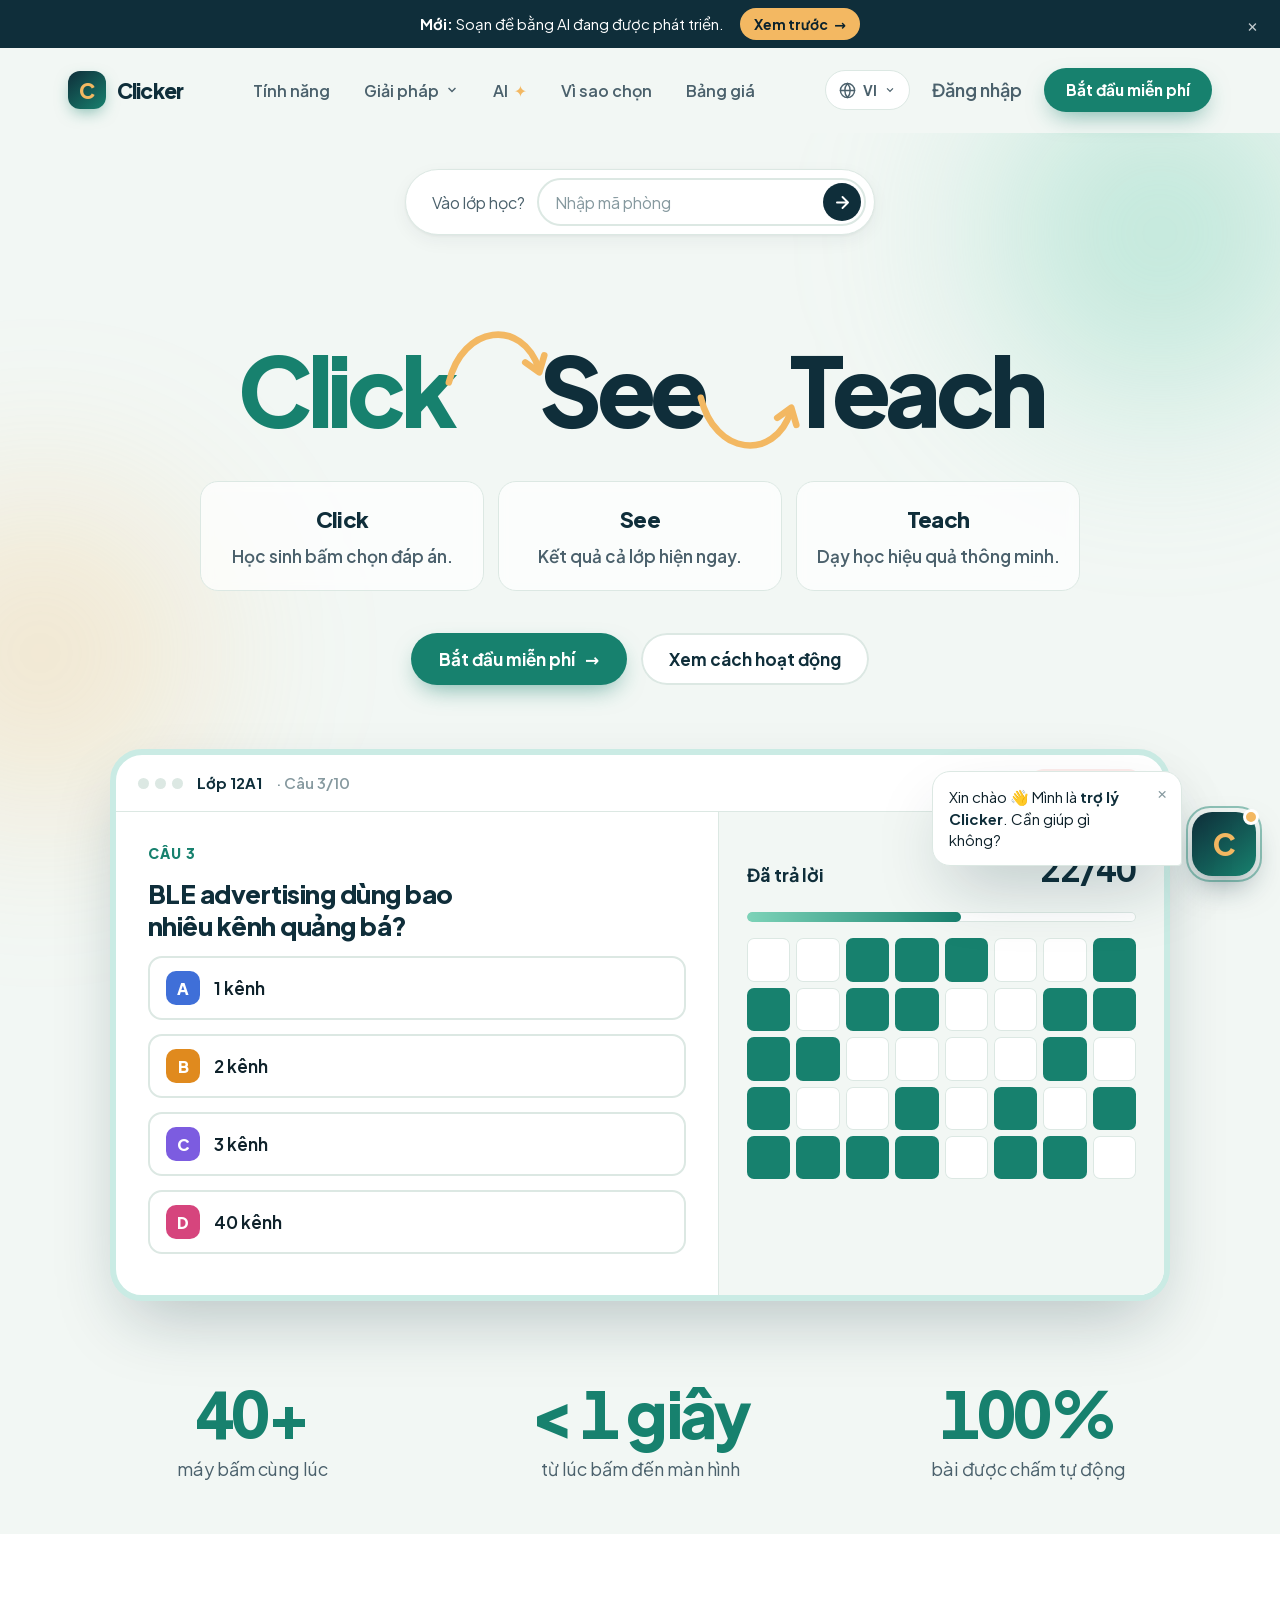
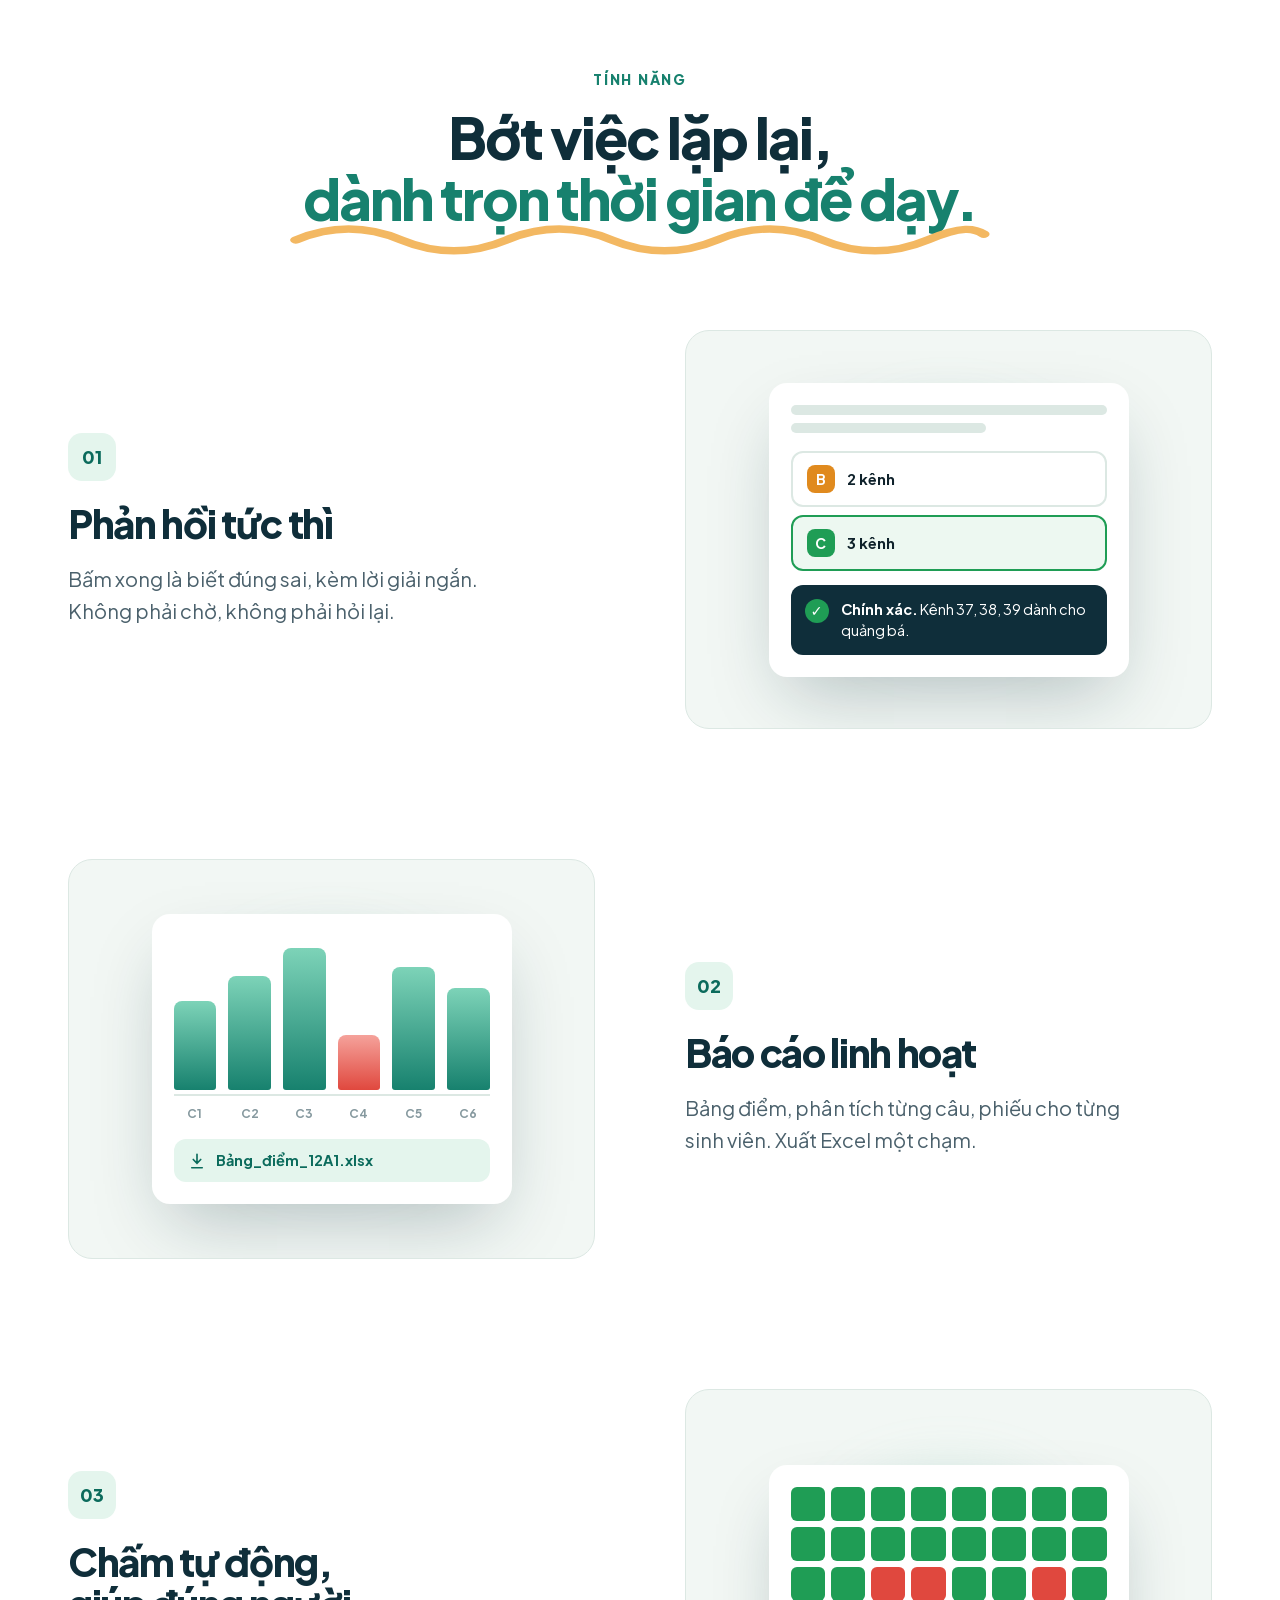
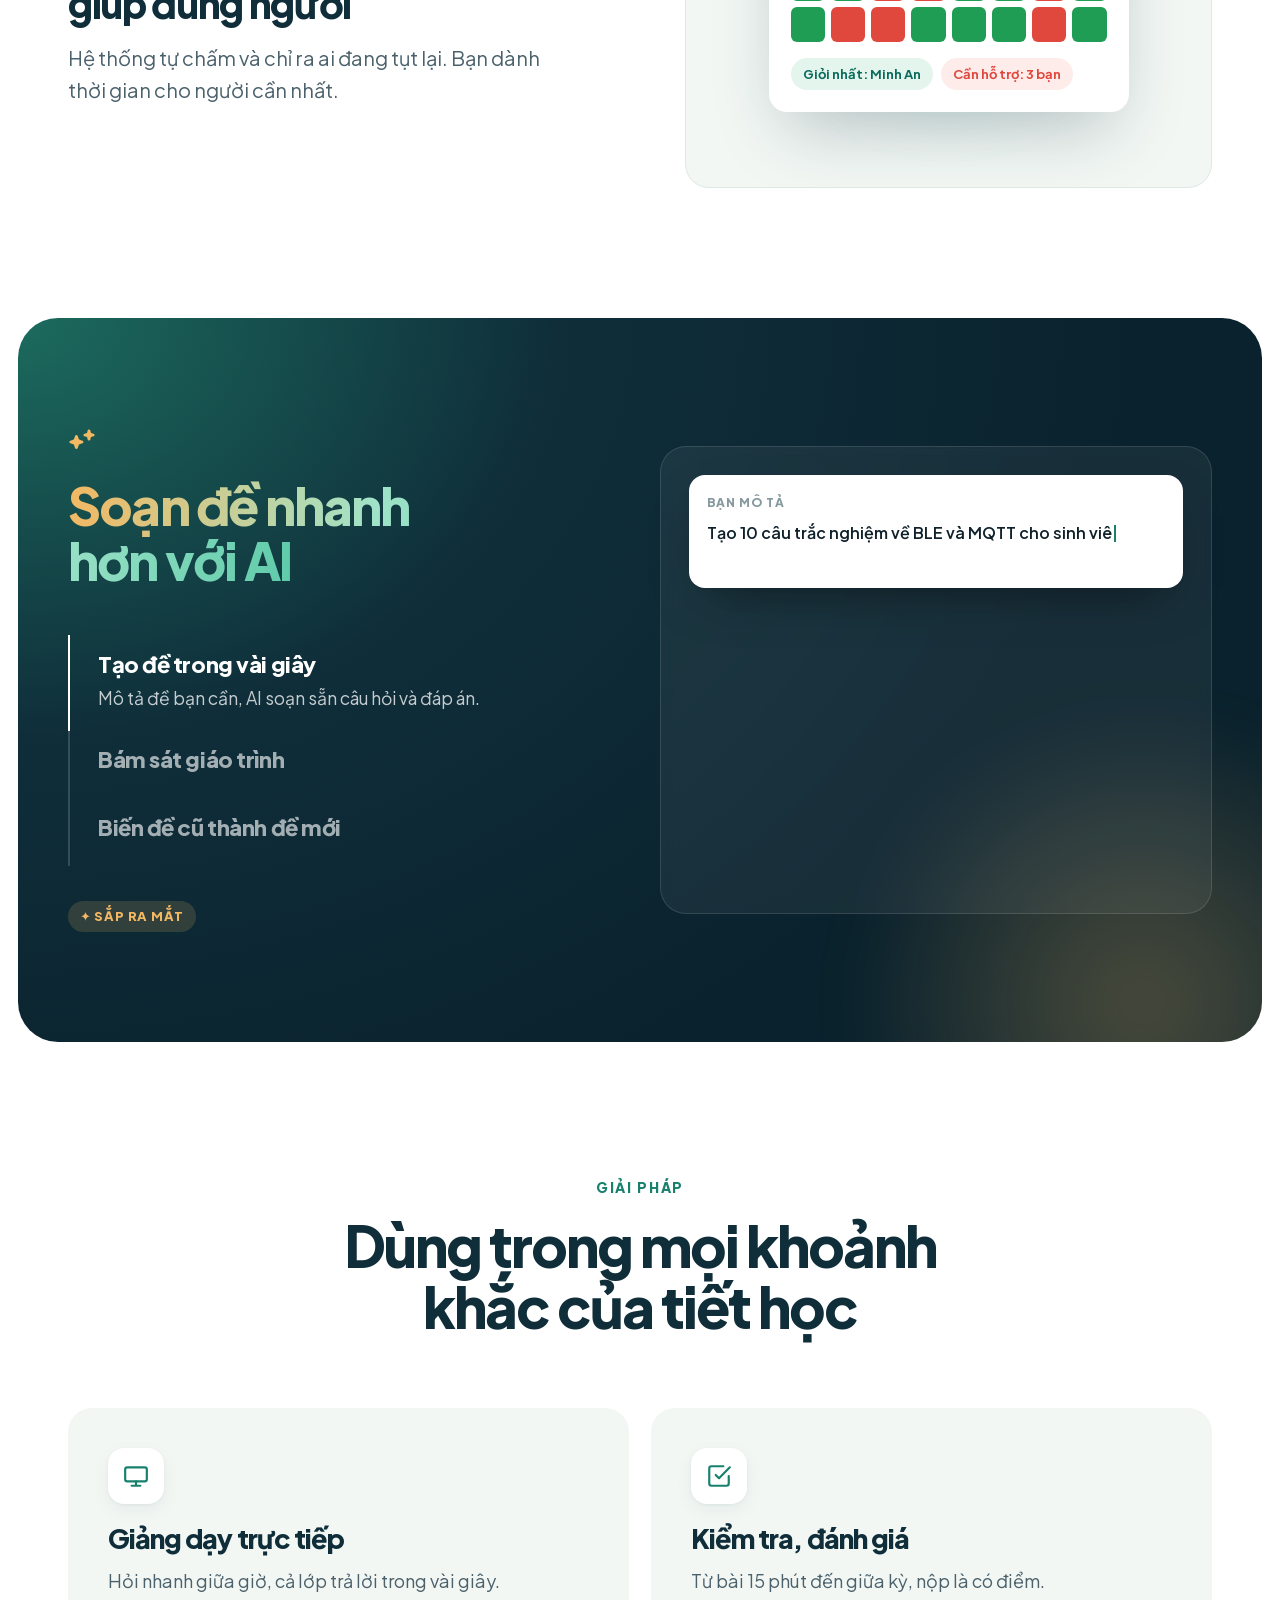
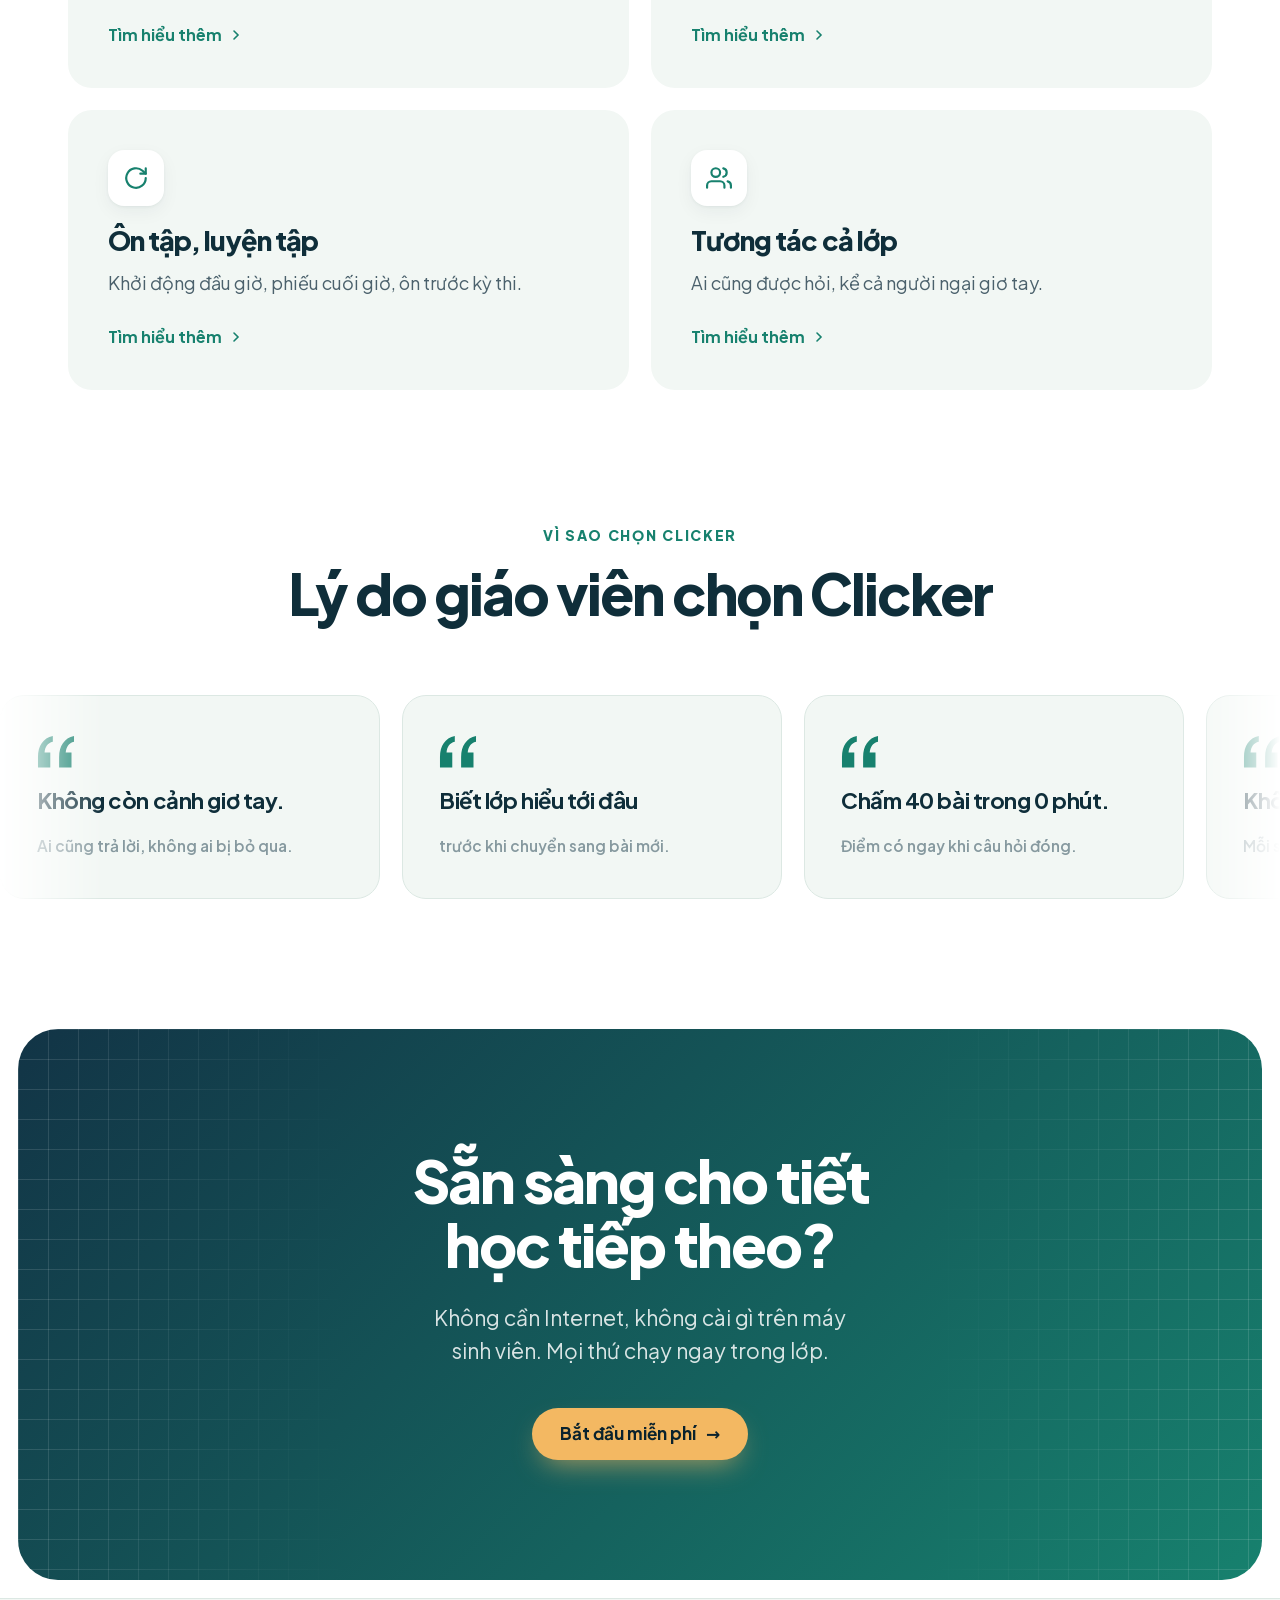
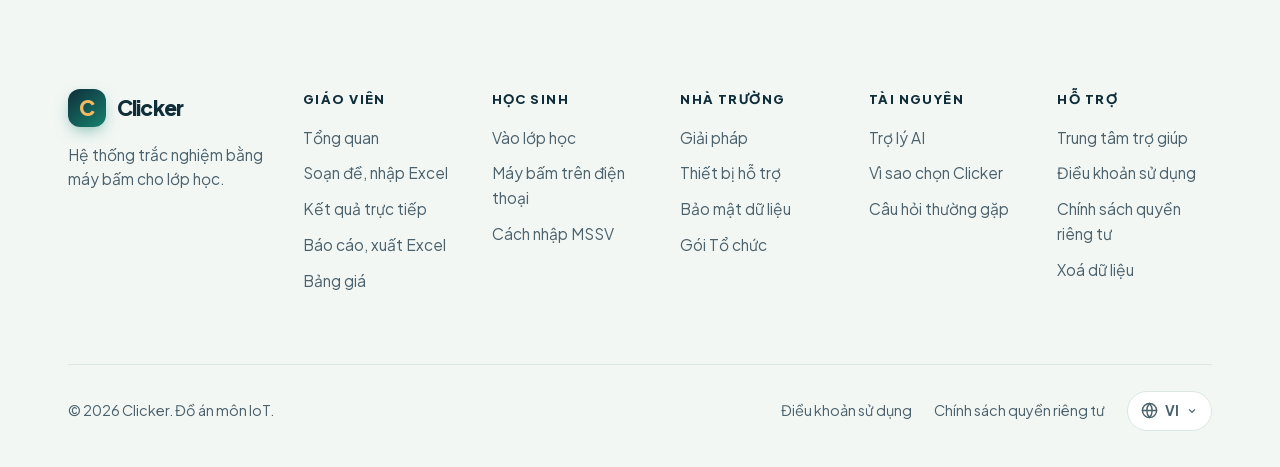
<file: web/landing/index.html>
<!DOCTYPE html>
<html lang="vi">
<head>
<meta charset="utf-8">
<meta name="viewport" content="width=device-width,initial-scale=1,maximum-scale=5">
<meta name="theme-color" content="#0F2E3A">
<link rel="icon" href="favicon.ico" sizes="any">
<link rel="icon" type="image/png" sizes="32x32" href="favicon-32.png">
<link rel="apple-touch-icon" href="apple-touch-icon.png">
<meta name="description" content="Hệ thống trắc nghiệm bằng máy bấm cho lớp học: học sinh bấm chọn đáp án, kết quả cả lớp hiện ngay trên màn hình, chấm điểm tự động. Không cần Internet.">
<meta property="og:type" content="website">
<meta property="og:site_name" content="Clicker">
<meta property="og:locale" content="vi_VN">
<meta property="og:title" content="Clicker · Click See Teach">
<meta property="og:description" content="Hệ thống trắc nghiệm bằng máy bấm cho lớp học: học sinh bấm chọn đáp án, kết quả cả lớp hiện ngay trên màn hình, chấm điểm tự động. Không cần Internet.">
<meta property="og:url" content="https://clicker.tailbc421d.ts.net/clicker/landing/">
<meta property="og:image" content="https://clicker.tailbc421d.ts.net/clicker/landing/og.png">
<meta property="og:image:width" content="1200">
<meta property="og:image:height" content="630">
<meta property="og:image:alt" content="Click See Teach — hệ thống trắc nghiệm bằng máy bấm cho lớp học">
<meta name="twitter:card" content="summary_large_image">
<title>Clicker · Click See Teach</title>
<link rel="stylesheet" href="site.css?v=23">
</head>
<body>

<div id="prog"></div>

<div id="bar">
  <div class="c">
    <span><b>Mới:</b> Soạn đề bằng AI đang được phát triển.</span>
    <a href="#ai">Xem trước <span aria-hidden="true">→</span></a>
  </div>
  <button type="button" aria-label="Đóng thông báo" id="bar-x">×</button>
</div>

<header id="hd">
  <div class="c nav">
    <a class="brand" href="#top"><i>C</i>Clicker</a>
    <ul class="menu">
      <li><a href="#feat">Tính năng</a></li>
      <li>
        <button type="button" aria-haspopup="true">Giải pháp
          <svg class="chev" width="14" height="14" viewBox="0 0 20 20" fill="currentColor"><path d="M9.3 12.95l.7.7L15.66 8l-1.42-1.41L10 10.83 5.76 6.59 4.34 8z"/></svg></button>
        <div class="drop">
          <div><h4>Dùng cho</h4>
            <a href="#cases">Trường phổ thông</a><a href="#cases">Đại học, cao đẳng</a><a href="#cases">Đào tạo nghề</a></div>
          <div><h4>Tình huống</h4>
            <a href="#cases">Giảng dạy trực tiếp</a><a href="#cases">Kiểm tra, đánh giá</a><a href="#cases">Ôn tập, luyện tập</a><a href="#cases">Tương tác cả lớp</a></div>
        </div>
      </li>
      <li><a href="#ai">AI <span class="spark">✦</span></a></li>
      <li><a href="#why">Vì sao chọn</a></li>
      <li><a href="pricing.html">Bảng giá</a></li>
    </ul>
    <div class="auth">
      <div class="lang" data-lang-menu></div>
      <a class="login" href="login.html">Đăng nhập</a>
      <a class="btn btn-p btn-sm" href="login.html#register">Bắt đầu miễn phí</a>
    </div>
  </div>
</header>

<main id="top">
<!-- ================= HERO ================= -->
<section class="hero">
  <div class="blob b1" data-par="-0.12"></div><div class="blob b2" data-par="0.08"></div>
  <div class="c center" style="position:relative">
    <div class="join" data-rv>
      <span>Vào lớp học?</span>
      <form id="join"><input name="code" placeholder="Nhập mã phòng" maxlength="7" inputmode="numeric" autocomplete="off" required aria-label="Mã phòng">
        <button type="submit" aria-label="Vào phòng">
          <svg width="19" height="19" viewBox="0 0 24 24" fill="none" stroke="currentColor" stroke-width="2.4" stroke-linecap="round" stroke-linejoin="round"><path d="M5 12h14M12 5l7 7-7 7"/></svg></button></form>
      <p id="join-msg" class="join-msg" role="status" aria-live="polite" data-noi18n></p>
    </div>

    <h1 class="cst" aria-label="Click See Teach">
      <span class="cw c1" style="--i:0">Click</span><span class="arw" style="--i:0" aria-hidden="true"><svg viewBox="0 0 100 60"><path class="a1" d="M4 56 C 18 -2, 78 -8, 94 44"/><path class="a2" d="M80 36 L94 46 L99 29"/></svg></span>
      <span class="cw" style="--i:1">See</span><span class="arw dn" style="--i:1" aria-hidden="true"><svg viewBox="0 0 100 60"><path class="a1" d="M4 56 C 18 -2, 78 -8, 94 44"/><path class="a2" d="M80 36 L94 46 L99 29"/></svg></span>
      <span class="cw" style="--i:2">Teach</span>
    </h1>
    <div class="trio">
      <div class="t" data-rv data-d="700"><b>Click</b><span>Học sinh bấm chọn đáp án.</span></div>
      <div class="t" data-rv data-d="820"><b>See</b><span>Kết quả cả lớp hiện ngay.</span></div>
      <div class="t" data-rv data-d="940"><b>Teach</b><span>Dạy học hiệu quả thông minh.</span></div>
    </div>
    <div class="ctas" data-rv data-d="200">
      <a class="btn btn-p" href="login.html#register">Bắt đầu miễn phí <span class="arr">→</span></a>
      <a class="btn btn-o" href="#feat">Xem cách hoạt động</a>
    </div>

    <div class="demo" id="demo" data-rv="zoom" data-d="250" data-tilt>
      <div class="demo-top"><span class="dots"><i></i><i></i><i></i></span><b>Lớp 12A1</b>· Câu 3/10<span class="live">TRỰC TIẾP</span></div>
      <div class="demo-in">
        <div class="dq">
          <span class="qn">Câu 3</span>
          <h3>BLE advertising dùng bao nhiêu kênh quảng bá?</h3>
          <div class="ans"><span class="f"></span><span class="k">A</span><span class="t">1 kênh</span><span class="p num">0%</span></div>
          <div class="ans"><span class="f"></span><span class="k">B</span><span class="t">2 kênh</span><span class="p num">0%</span></div>
          <div class="ans ok"><span class="f"></span><span class="k">C</span><span class="t">3 kênh</span><span class="p num">0%</span></div>
          <div class="ans"><span class="f"></span><span class="k">D</span><span class="t">40 kênh</span><span class="p num">0%</span></div>
        </div>
        <div class="dg">
          <div class="row"><span>Đã trả lời</span><b class="num"><span id="dn">0</span>/40</b></div>
          <div class="meter"><i id="dm"></i></div>
          <div class="cells" id="dc"></div>
          <div class="score">Cả lớp làm đúng <b class="num" id="ds">0%</b></div>
        </div>
      </div>
    </div>

    <div class="stats">
      <div class="stat" data-rv data-d="100"><b class="num" data-to="40" data-suf="+">0</b><span>máy bấm cùng lúc</span></div>
      <div class="stat" data-rv data-d="200"><b class="num" data-to="1" data-pre="&lt; " data-suf=" giây">0</b><span>từ lúc bấm đến màn hình</span></div>
      <div class="stat" data-rv data-d="300"><b class="num" data-to="100" data-suf="%">0</b><span>bài được chấm tự động</span></div>
    </div>
  </div>
</section>

<!-- ================= FEATURES ================= -->
<section class="s" id="feat">
  <div class="c">
    <div class="center">
      <span class="kick" data-rv>Tính năng</span>
      <h2 class="h2" data-rv data-d="100">Bớt việc lặp lại, <span class="hl wavy">dành trọn thời gian để dạy.<svg viewBox="0 0 300 24" preserveAspectRatio="none"><path d="M3 13 C 18 3, 33 3, 48 13 S 78 23, 93 13 S 123 3, 138 13 S 168 23, 183 13 S 213 3, 228 13 S 258 23, 273 13 S 293 5, 297 9"/></svg></span></h2>
    </div>

    <div class="feats">
      <div class="feat" data-rv>
        <div class="ft"><span class="n">01</span><h3>Phản hồi tức thì</h3>
          <p>Bấm xong là biết đúng sai, kèm lời giải ngắn. Không phải chờ, không phải hỏi lại.</p></div>
        <div class="art" data-rv="right" data-d="120">
          <div class="card fb">
            <div class="q"></div><div class="q s"></div>
            <div class="pick"><i>B</i>2 kênh</div>
            <div class="pick ok"><i>C</i>3 kênh</div>
            <div class="toast"><s>✓</s><span><b>Chính xác.</b> Kênh 37, 38, 39 dành cho quảng bá.</span></div>
          </div>
        </div>
      </div>

      <div class="feat rev" data-rv>
        <div class="ft"><span class="n">02</span><h3>Báo cáo linh hoạt</h3>
          <p>Bảng điểm, phân tích từng câu, phiếu cho từng sinh viên. Xuất Excel một chạm.</p></div>
        <div class="art" data-rv="left" data-d="120">
          <div class="card rp">
            <div class="bars"><i style="height:58%"></i><i style="height:74%;transition-delay:.08s"></i><i style="height:92%;transition-delay:.16s"></i><i class="lo" style="height:36%;transition-delay:.24s"></i><i style="height:80%;transition-delay:.32s"></i><i style="height:66%;transition-delay:.4s"></i></div>
            <div class="lab"><span>C1</span><span>C2</span><span>C3</span><span>C4</span><span>C5</span><span>C6</span></div>
            <div class="xl"><svg width="18" height="18" viewBox="0 0 24 24" fill="none" stroke="currentColor" stroke-width="2.2" stroke-linecap="round"><path d="M12 3v12M7 10l5 5 5-5M5 21h14"/></svg>Bảng_điểm_12A1.xlsx</div>
          </div>
        </div>
      </div>

      <div class="feat" data-rv>
        <div class="ft"><span class="n">03</span><h3>Chấm tự động, giúp đúng người</h3>
          <p>Hệ thống tự chấm và chỉ ra ai đang tụt lại. Bạn dành thời gian cho người cần nhất.</p></div>
        <div class="art" data-rv="right" data-d="120">
          <div class="card gr" id="gr">
            <div class="g" id="grg"></div>
            <div class="need"><b class="top">Giỏi nhất: Minh An</b><b>Cần hỗ trợ: 3 bạn</b></div>
          </div>
        </div>
      </div>
    </div>
  </div>
</section>

<!-- ================= AI ================= -->
<div class="aiw" id="ai">
  <section class="ai">
    <div class="c">
      <div data-rv>
        <svg width="28" height="28" viewBox="0 0 20 20" fill="var(--gold)"><path d="M15.98 1.8a1 1 0 0 0-1.96 0l-.24 1.2a1 1 0 0 1-.78.78l-1.2.24a1 1 0 0 0 0 1.96l1.2.24a1 1 0 0 1 .78.78l.24 1.2a1 1 0 0 0 1.96 0l.24-1.2a1 1 0 0 1 .78-.78l1.2-.24a1 1 0 0 0 0-1.96l-1.2-.24a1 1 0 0 1-.78-.78l-.24-1.2ZM6.95 5.68a1 1 0 0 0-1.9 0l-.68 2.05a1 1 0 0 1-.63.63l-2.05.69a1 1 0 0 0 0 1.9l2.05.68a1 1 0 0 1 .63.63l.68 2.05a1 1 0 0 0 1.9 0l.68-2.05a1 1 0 0 1 .64-.63l2.05-.68a1 1 0 0 0 0-1.9l-2.05-.69a1 1 0 0 1-.64-.63l-.68-2.05Z"/></svg>
        <h2><span class="grad">Soạn đề nhanh hơn với AI</span></h2>
        <div class="tabs" id="tabs" role="tablist">
          <div class="tab on" role="tab" tabindex="0" aria-selected="true"><h3>Tạo đề trong vài giây</h3>
            <div class="d"><p>Mô tả đề bạn cần, AI soạn sẵn câu hỏi và đáp án.</p></div></div>
          <div class="tab" role="tab" tabindex="0" aria-selected="false"><h3>Bám sát giáo trình</h3>
            <div class="d"><p>Dựa trên tài liệu bạn đã có để ra câu hỏi đúng bài.</p></div></div>
          <div class="tab" role="tab" tabindex="0" aria-selected="false"><h3>Biến đề cũ thành đề mới</h3>
            <div class="d"><p>Đưa file Word hoặc Excel cũ vào, nhận ngay bộ đề dùng được.</p></div></div>
        </div>
        <p style="margin-top:34px"><span class="soon">✦ SẮP RA MẮT</span></p>
      </div>

      <div class="screens" data-rv="zoom" data-d="150">
        <div class="scr on">
          <div class="w"><small>Bạn mô tả</small><div class="type" id="type" data-noi18n></div></div>
          <div class="gen" id="gen">
            <div><i>1</i>BLE quảng bá trên những kênh nào?</div>
            <div><i>2</i>MQTT QoS 1 bảo đảm điều gì?</div>
            <div><i>3</i>Vì sao cần prepared statement?</div>
          </div>
        </div>
        <div class="scr">
          <div class="w"><small>Tài liệu</small><b>Giáo trình IoT · Chương 4: BLE</b></div>
          <div class="gen on-all">
            <div class="on"><i>✓</i>12 câu hỏi sát nội dung chương</div>
            <div class="on"><i>✓</i>Đáp án kèm lời giải thích</div>
            <div class="on"><i>✓</i>Chia mức dễ, vừa, khó</div>
          </div>
        </div>
        <div class="scr">
          <div class="flow">
            <div class="doc"><em>de_cu.docx</em><span></span><span></span><span></span><span></span><span></span><span></span></div>
            <span class="arrow">→</span>
            <div class="doc" style="background:var(--mint)"><em style="color:var(--green-ink)">Bộ đề mới</em><span style="background:#fff"></span><span style="background:#fff"></span><span style="background:#fff"></span><span style="background:#fff"></span><span style="background:#fff"></span><span style="background:#fff"></span></div>
          </div>
        </div>
      </div>
    </div>
  </section>
</div>

<!-- ================= USE CASES ================= -->
<section class="s" id="cases">
  <div class="c">
    <div class="center">
      <span class="kick" data-rv>Giải pháp</span>
      <h2 class="h2" data-rv data-d="100">Dùng trong mọi khoảnh khắc của tiết học</h2>
    </div>
    <div class="cases">
      <div class="case" data-rv>
        <span class="ic"><svg width="26" height="26" viewBox="0 0 24 24" fill="none" stroke="currentColor" stroke-width="2" stroke-linecap="round" stroke-linejoin="round"><rect x="2" y="4" width="20" height="13" rx="2"/><path d="M8 21h8M12 17v4"/></svg></span>
        <h3>Giảng dạy trực tiếp</h3><p>Hỏi nhanh giữa giờ, cả lớp trả lời trong vài giây.</p>
        <a class="btn-t" href="#chat" data-ask="Dùng Clicker để giảng dạy trực tiếp trên lớp như thế nào?">Tìm hiểu thêm <svg width="16" height="16" viewBox="0 0 24 24" fill="none" stroke="currentColor" stroke-width="2.4" stroke-linecap="round"><path d="M9 18l6-6-6-6"/></svg></a></div>
      <div class="case" data-rv data-d="100">
        <span class="ic"><svg width="26" height="26" viewBox="0 0 24 24" fill="none" stroke="currentColor" stroke-width="2" stroke-linecap="round" stroke-linejoin="round"><path d="M9 11l3 3L22 4"/><path d="M21 12v7a2 2 0 0 1-2 2H5a2 2 0 0 1-2-2V5a2 2 0 0 1 2-2h11"/></svg></span>
        <h3>Kiểm tra, đánh giá</h3><p>Từ bài 15 phút đến giữa kỳ, nộp là có điểm.</p>
        <a class="btn-t" href="#chat" data-ask="Dùng Clicker để kiểm tra, đánh giá như thế nào?">Tìm hiểu thêm <svg width="16" height="16" viewBox="0 0 24 24" fill="none" stroke="currentColor" stroke-width="2.4" stroke-linecap="round"><path d="M9 18l6-6-6-6"/></svg></a></div>
      <div class="case" data-rv data-d="200">
        <span class="ic"><svg width="26" height="26" viewBox="0 0 24 24" fill="none" stroke="currentColor" stroke-width="2" stroke-linecap="round" stroke-linejoin="round"><path d="M21 12a9 9 0 1 1-3-6.7L21 8"/><path d="M21 3v5h-5"/></svg></span>
        <h3>Ôn tập, luyện tập</h3><p>Khởi động đầu giờ, phiếu cuối giờ, ôn trước kỳ thi.</p>
        <a class="btn-t" href="#chat" data-ask="Dùng Clicker để ôn tập, luyện tập như thế nào?">Tìm hiểu thêm <svg width="16" height="16" viewBox="0 0 24 24" fill="none" stroke="currentColor" stroke-width="2.4" stroke-linecap="round"><path d="M9 18l6-6-6-6"/></svg></a></div>
      <div class="case" data-rv data-d="300">
        <span class="ic"><svg width="26" height="26" viewBox="0 0 24 24" fill="none" stroke="currentColor" stroke-width="2" stroke-linecap="round" stroke-linejoin="round"><path d="M17 21v-2a4 4 0 0 0-4-4H5a4 4 0 0 0-4 4v2"/><circle cx="9" cy="7" r="4"/><path d="M23 21v-2a4 4 0 0 0-3-3.9M16 3.1a4 4 0 0 1 0 7.8"/></svg></span>
        <h3>Tương tác cả lớp</h3><p>Ai cũng được hỏi, kể cả người ngại giơ tay.</p>
        <a class="btn-t" href="#chat" data-ask="Clicker giúp cả lớp cùng tương tác như thế nào?">Tìm hiểu thêm <svg width="16" height="16" viewBox="0 0 24 24" fill="none" stroke="currentColor" stroke-width="2.4" stroke-linecap="round"><path d="M9 18l6-6-6-6"/></svg></a></div>
    </div>
  </div>
</section>

<!-- ================= WHY (marquee) ================= -->
<section class="s" id="why" style="padding-top:0">
  <div class="c center">
    <span class="kick" data-rv>Vì sao chọn Clicker</span>
    <h2 class="h2" data-rv data-d="100">Lý do giáo viên chọn Clicker</h2>
  </div>
  <div class="mq" data-rv data-d="200"><div class="track" id="track" data-noi18n></div></div>
</section>

<!-- ================= CTA ================= -->
<div class="ctaw">
  <section class="cta">
    <div class="grid"></div>
    <h2 data-rv>Sẵn sàng cho tiết học tiếp theo?</h2>
    <p data-rv data-d="100">Không cần Internet, không cài gì trên máy sinh viên. Mọi thứ chạy ngay trong lớp.</p>
    <div data-rv data-d="200"><a class="btn btn-gold" href="login.html#register">Bắt đầu miễn phí <span class="arr">→</span></a></div>
  </section>
</div>
</main>

<footer id="ft"></footer>

<script src="i18n.js?v=8"></script>
<script src="assistant.js?v=5" defer></script>
<script src="site.js?v=4"></script>
<script>
const tilt = $('[data-tilt]');
$('#demo').addEventListener('reveal', () => setTimeout(demo, 700));
$('#gr').closest('[data-rv]').addEventListener('reveal', () => setTimeout(grade, 400));

/* tilt the demo toward the pointer */
if (tilt && !calm && matchMedia('(pointer:fine)').matches) {
  tilt.addEventListener('mousemove', e => {
    const r = tilt.getBoundingClientRect(), x = (e.clientX - r.left) / r.width - .5, y = (e.clientY - r.top) / r.height - .5;
    tilt.style.transform = `perspective(1600px) rotateX(${-y * 4}deg) rotateY(${x * 5}deg)`;
  });
  tilt.addEventListener('mouseleave', () => tilt.style.transform = '');
}

/* spotlight that follows the pointer on use-case cards */
$$('.case').forEach(c => c.addEventListener('mousemove', e => {
  const r = c.getBoundingClientRect();
  c.style.setProperty('--mx', `${e.clientX - r.left}px`); c.style.setProperty('--my', `${e.clientY - r.top}px`);
}));

/* join a room: the six-digit code on the teacher's screen is checked by room.php, then the phone clicker opens */
const joinMsg = $('#join-msg');
function joinSay(text, bad) {
  joinMsg.textContent = I18N.t(text); joinMsg.classList.toggle('bad', bad); joinMsg.classList.add('on');
  if (!bad) return;
  const box = $('.join'); box.classList.remove('shake'); void box.offsetWidth; box.classList.add('shake');
}
$('#join').addEventListener('submit', async e => {
  e.preventDefault();
  const code = e.target.code.value.replace(/\D/g, '');
  if (code.length !== 6) return joinSay('Mã phòng gồm 6 chữ số.', true);
  joinSay('Đang kiểm tra…', false);
  try {
    const d = await (await fetch('../room.php?code=' + code, { credentials: 'same-origin' })).json();
    if (d.ok) { joinSay('Đúng phòng! Đang vào…', false); location.href = '../phone.html?room=' + code; return; }
    joinSay(d.code === 'RATE_LIMIT' ? 'Bạn nhập sai nhiều lần, chờ một phút rồi thử lại.'
      : d.code === 'ROOM_CODE' ? 'Mã phòng gồm 6 chữ số.' : 'Mã phòng không đúng hoặc phòng chưa mở.', true);
  } catch { joinSay('Chưa kết nối được máy chủ, thử lại sau nhé.', true); }
});
$('#join').code.addEventListener('input', () => joinMsg.classList.remove('on'));

/* hero demo: 40 students answer, then the class result is revealed; loops */
const dc = $('#dc'); dc.innerHTML = '<span></span>'.repeat(40);
const cells = [...dc.children], PCT = [8, 15, 65, 12];
function demo() {
  const d = $('#demo'); d.classList.remove('done');
  cells.forEach(c => c.classList.remove('on'));
  $$('#demo .ans .f').forEach(f => f.style.width = '0'); $$('#demo .ans .p').forEach(p => p.textContent = '0%');
  $('#dn').textContent = 0; $('#dm').style.width = '0'; $('#ds').textContent = '0%';
  const order = cells.map((_, i) => i).sort(() => Math.random() - .5);
  let n = 0;
  const t = setInterval(() => {
    cells[order[n]].classList.add('on'); n++;
    $('#dn').textContent = n; $('#dm').style.width = n / 40 * 100 + '%';
    if (n < 40) return;
    clearInterval(t);
    setTimeout(() => {
      d.classList.add('done');
      $$('#demo .ans').forEach((a, i) => { a.querySelector('.f').style.width = PCT[i] + '%'; a.querySelector('.p').textContent = PCT[i] + '%'; });
      const s = $('#ds'); delete s.dataset.done; s.dataset.to = 65; s.dataset.suf = '%'; count(s);
      setTimeout(demo, 5200);
    }, 350);
  }, 60);
}

/* feature 3: grid fills in, then the two chips appear */
function grade() {
  const g = $('#grg'); g.innerHTML = '<span></span>'.repeat(32);
  const s = [...g.children];
  s.forEach((c, i) => setTimeout(() => c.style.background = Math.random() < .78 ? 'var(--ok)' : 'var(--bad)', 40 * i));
  $$('#gr .need b').forEach((b, i) => setTimeout(() => b.classList.add('on'), 40 * s.length + 250 * i));
}

/* AI tabs: auto-advance every 6 s, pause while hovered */
const tabs = $$('.tab'), scr = $$('.scr'), tabsEl = $('#tabs');
let cur = 0, timer;
function show(i) {
  cur = i;
  tabs.forEach((t, k) => { t.classList.toggle('on', k === i); t.setAttribute('aria-selected', k === i); });
  scr.forEach((s, k) => s.classList.toggle('on', k === i));
  if (i === 0) typeIt();
  clearTimeout(timer); timer = setTimeout(() => show((cur + 1) % tabs.length), 6000);
}
tabs.forEach((t, i) => {
  t.addEventListener('click', () => show(i));
  t.addEventListener('keydown', e => { if (e.key === 'Enter' || e.key === ' ') { e.preventDefault(); show(i); } });
});
tabsEl.addEventListener('mouseenter', () => { clearTimeout(timer); tabsEl.classList.add('hold'); });
tabsEl.addEventListener('mouseleave', () => { tabsEl.classList.remove('hold'); timer = setTimeout(() => show((cur + 1) % tabs.length), 3000); });
new IntersectionObserver((es, o) => { if (es[0].isIntersecting) { show(0); o.disconnect(); } }, { threshold: .3 }).observe($('#ai'));

const PROMPT = 'Tạo 10 câu trắc nghiệm về BLE và MQTT cho sinh viên năm 3';
let typeRun = 0;
function typeIt() {
  const run = ++typeRun, el = $('#type'), rows = $$('#gen div'), PROMPT_T = I18N.t(PROMPT);
  el.textContent = ''; rows.forEach(r => r.classList.remove('on'));
  let i = 0;
  const step = () => {
    if (run !== typeRun) return;
    el.textContent = PROMPT_T.slice(0, ++i);
    if (i < PROMPT_T.length) return setTimeout(step, 28);
    rows.forEach((r, k) => setTimeout(() => run === typeRun && r.classList.add('on'), 350 + 280 * k));
  };
  step();
}

/* marquee: statement cards, duplicated once so the loop is seamless */
const WHY = [
  ['Không còn cảnh giơ tay.', 'Ai cũng trả lời, không ai bị bỏ qua.'],
  ['Biết lớp hiểu tới đâu', 'trước khi chuyển sang bài mới.'],
  ['Chấm 40 bài trong 0 phút.', 'Điểm có ngay khi câu hỏi đóng.'],
  ['Không cần điện thoại.', 'Mỗi sinh viên một máy bấm riêng.'],
  ['Không cần Internet.', 'Chạy trên laptop ngay trong lớp.'],
  ['Dữ liệu là của bạn.', 'Lưu trên máy, xuất Excel bất cứ lúc nào.'],
];
const Q = '<svg width="38" height="32" viewBox="0 0 44 38" fill="currentColor"><path d="M25.7 37.5V24.8c0-6.6 1.5-12 4.5-16.2C33.2 4.2 37.6 1.4 43.4.1v6.8c-3.2.8-5.6 2.3-7.1 4.5-1.5 2.1-2.4 4.8-2.8 8.1h6.9v18H25.7ZM.6 37.5V24.8c0-6.6 1.5-12 4.4-16.2C8 4.2 12.4 1.4 18.2.1v6.8c-3.1.8-5.5 2.3-7.1 4.5-1.5 2.1-2.4 4.8-2.7 8.1h6.8v18H.6Z"/></svg>';
function why() {
  const cards = WHY.map(([a, b]) => `<div class="qc">${Q}<p>${I18N.t(a)}</p><span>${I18N.t(b)}</span></div>`).join('');
  $('#track').innerHTML = cards + cards;
}
why();
document.addEventListener('langchange', () => { why(); if (tabs[0].classList.contains('on')) typeIt(); });
</script>
</body>
</html>
</file>
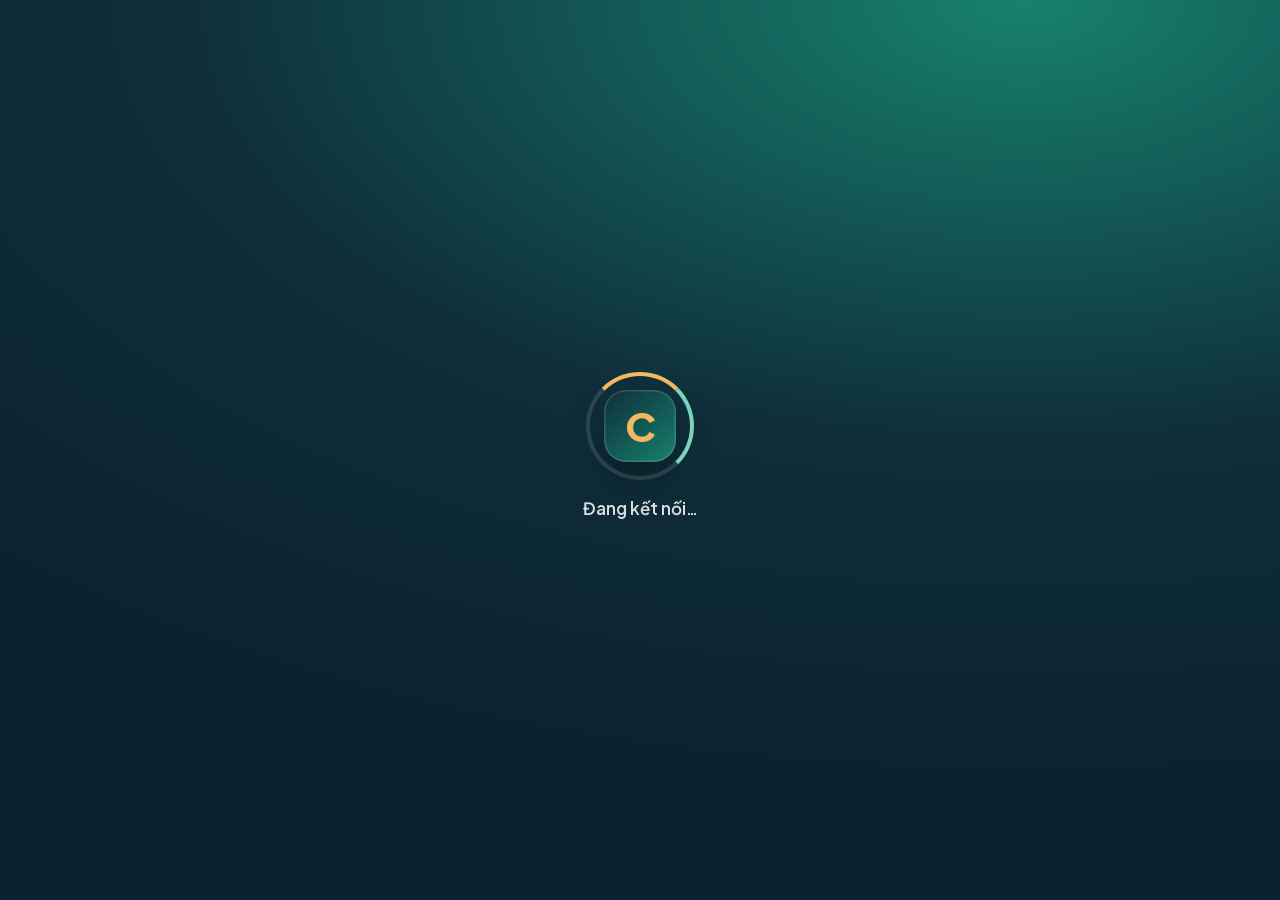
<file: web/phone.html>
<!doctype html>
<html lang="vi">
<head>
  <meta charset="utf-8">
  <meta name="viewport" content="width=device-width,initial-scale=1,viewport-fit=cover">
  <meta name="theme-color" content="#0F2E3A">
  <title>Clicker · Vào lớp học</title>
  <link rel="icon" href="landing/favicon.ico" sizes="any">
  <link rel="apple-touch-icon" href="landing/apple-touch-icon.png">
  <link rel="stylesheet" href="phone.css?v=12">
  <script src="landing/i18n.js?v=8" defer></script>
  <script src="phone-i18n.js?v=3" defer></script>
  <script src="phone.js?v=27" defer></script>
</head>
<body>
  <!-- Network / loading screen. -->
  <div id="net-wait" class="net-wait on" role="status" aria-live="polite"><div class="nw-logo" aria-hidden="true"><span class="nw-ring"></span><i>C</i></div><p id="net-wait-text">Đang kết nối…</p></div>

  <header class="bar">
    <a class="brand" href="landing/"><i>C</i><b>Clicker</b></a>
    <div class="bar-right"><span id="who" class="who" hidden></span><div class="lang" data-lang-menu></div></div>
  </header>

  <main>
    <!-- 1. room code -->
    <section id="s-code" class="screen card" hidden>
      <h1>Vào lớp học</h1>
      <p class="sub">Nhập mã phòng 6 số giảng viên đang chiếu.</p>
      <form id="code-form" novalidate>
        <input id="code-input" class="code-input" inputmode="numeric" autocomplete="off" maxlength="7" placeholder="000 000" aria-label="Mã phòng">
        <button class="btn">Vào phòng</button>
      </form>
    </section>

    <!-- 2. student info -->
    <section id="s-info" class="screen card" hidden>
      <span class="tag" id="info-class"></span>
      <h1>Thông tin của bạn</h1>
      <form id="info-form" novalidate>
        <label>MSSV<input id="info-id" inputmode="numeric" maxlength="20" autocomplete="off" placeholder="Ví dụ: 23146101"></label>
        <label>Họ và tên<input id="info-name" maxlength="120" autocomplete="name" placeholder="Ví dụ: Nguyễn Văn An"></label>
        <label>Lớp<input id="info-class-input" readonly tabindex="-1"></label>
        <p class="note">Đã có trong danh sách lớp thì chỉ cần MSSV. Chưa có thì điền thêm họ tên, giảng viên duyệt là vào được.</p>
        <button class="btn">Vào lớp</button>
      </form>
    </section>

    <!-- 3. waiting (green, spinning C) -->
    <section id="s-wait" class="screen wait" hidden>
      <div class="nw-logo" aria-hidden="true"><span class="nw-ring"></span><i>C</i></div>
      <h2 id="wait-title">Đợi giảng viên</h2>
      <p id="wait-sub"></p>
    </section>

    <!-- 4. answering -->
    <section id="s-question" class="screen" hidden>
      <div class="q-head"><span class="q-no" id="q-no">Câu 1</span><span class="q-left" id="q-left" hidden></span></div><p class="q-quiz" id="q-quiz" hidden></p>
      <div class="q-timer" id="q-timer" hidden><span></span></div>
      <h2 class="q-text" id="q-text"></h2>
      <div class="answers" role="radiogroup" aria-label="Đáp án">
        <button type="button" data-ans="A" role="radio"><b>A</b><span></span></button>
        <button type="button" data-ans="B" role="radio"><b>B</b><span></span></button>
        <button type="button" data-ans="C" role="radio"><b>C</b><span></span></button>
        <button type="button" data-ans="D" role="radio"><b>D</b><span></span></button>
      </div>
      <button id="send" class="btn big" disabled>Gửi đáp án</button>
    </section>

    <!-- 5. finished -->
    <section id="s-done" class="screen card center" hidden>
      <div class="done-ic" aria-hidden="true">✓</div>
      <h1 id="done-title">Buổi học đã kết thúc</h1>
      <p class="score" id="done-score" hidden></p>
      <p class="sub" id="done-sub">Cảm ơn bạn đã tham gia. Giảng viên sẽ thông báo kết quả.</p>
    </section>

    <!-- BLE mode: the class uses Student Tag V3 boards; this is a working model of one, not connected to the class -->
    <section id="s-ble" class="screen" hidden>
      <p class="ble-note" id="ble-note">Lớp đang dùng Student Tag (BLE). Đây là tag mô phỏng: bấm như tag thật, đáp án được gửi lên lớp.</p>
      <div class="tag-dev" id="tag-dev">
        <span class="tag-usb" aria-hidden="true"></span>
        <p class="tag-label">STUDENT TAG</p>
        <div class="tag-led" aria-label="Màn LED"><svg id="led" viewBox="0 0 120 80"></svg></div>
        <div class="tag-keys"><button type="button" data-k="1">1<small>A</small></button><button type="button" data-k="2">2<small>B</small></button><button type="button" data-k="3">3<small>C</small></button><button type="button" data-k="4">4<small>D</small></button><button type="button" data-k="5">5</button><button type="button" data-k="6">6</button><button type="button" data-k="7">7</button><button type="button" data-k="8">8</button><button type="button" data-k="B" class="fn" aria-label="BACK">←</button><button type="button" data-k="9">9</button><button type="button" data-k="0">0</button><button type="button" data-k="C" class="fn ok">OK</button></div>
      </div>
      <p class="tag-status" id="tag-status"></p>
      <p class="tag-who" id="tag-who" hidden></p>
    </section>

    <p id="toast" class="toast" role="alert" hidden></p>
  </main>
</body>
</html>
</file>
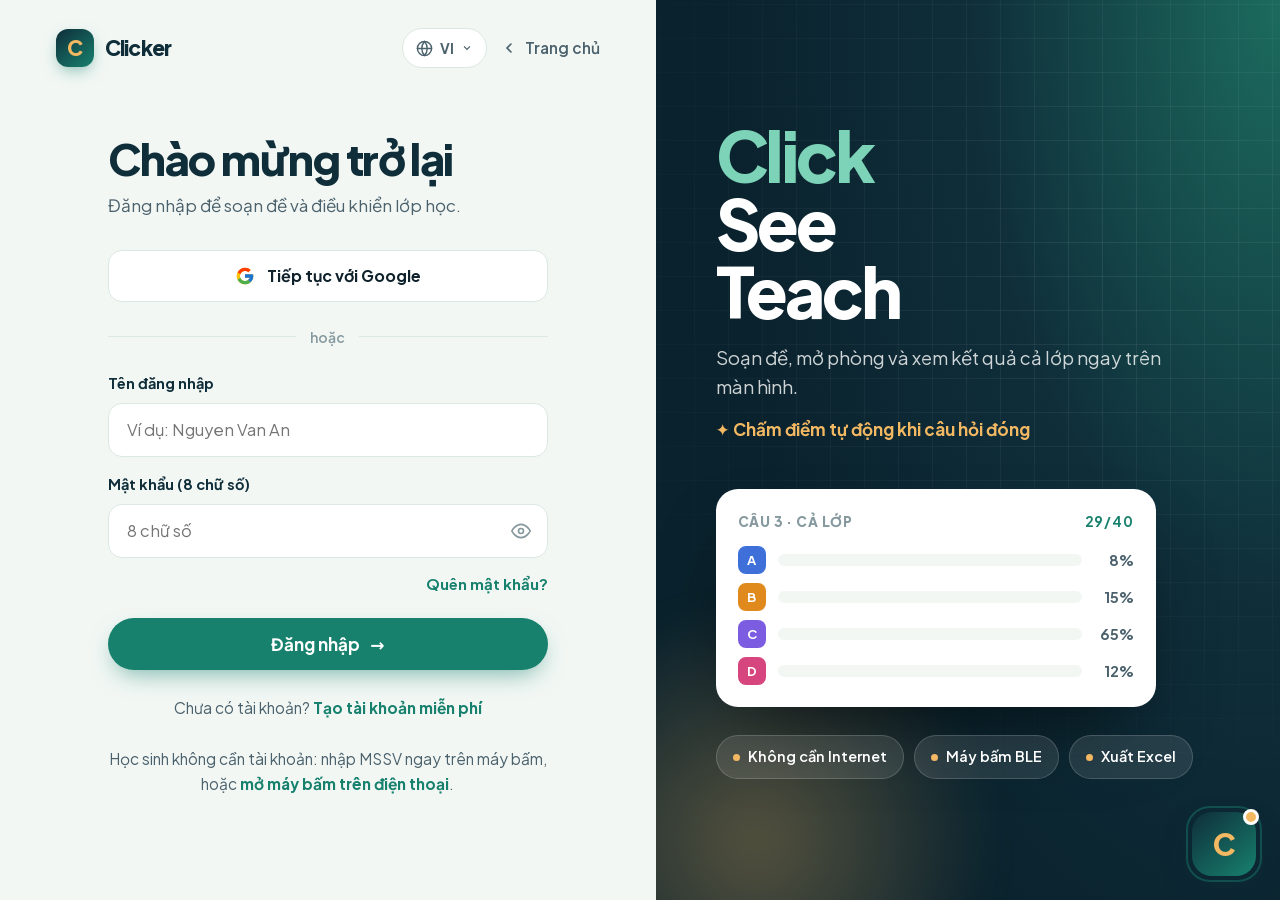
<file: web/landing/login.html>
<!DOCTYPE html>
<html lang="vi">
<head>
<meta charset="utf-8">
<meta name="viewport" content="width=device-width,initial-scale=1,maximum-scale=5">
<meta name="theme-color" content="#0F2E3A">
<link rel="icon" href="favicon.ico" sizes="any">
<link rel="icon" type="image/png" sizes="32x32" href="favicon-32.png">
<link rel="apple-touch-icon" href="apple-touch-icon.png">
<meta name="description" content="Hệ thống trắc nghiệm bằng máy bấm cho lớp học: học sinh bấm chọn đáp án, kết quả cả lớp hiện ngay trên màn hình, chấm điểm tự động. Không cần Internet.">
<meta property="og:type" content="website">
<meta property="og:site_name" content="Clicker">
<meta property="og:locale" content="vi_VN">
<meta property="og:title" content="Clicker · Đăng nhập giáo viên">
<meta property="og:description" content="Hệ thống trắc nghiệm bằng máy bấm cho lớp học: học sinh bấm chọn đáp án, kết quả cả lớp hiện ngay trên màn hình, chấm điểm tự động. Không cần Internet.">
<meta property="og:url" content="https://clicker.tailbc421d.ts.net/clicker/landing/login.html">
<meta property="og:image" content="https://clicker.tailbc421d.ts.net/clicker/landing/og.png">
<meta property="og:image:width" content="1200">
<meta property="og:image:height" content="630">
<meta property="og:image:alt" content="Click See Teach — hệ thống trắc nghiệm bằng máy bấm cho lớp học">
<meta name="twitter:card" content="summary_large_image">
<title>Clicker · Đăng nhập</title>
<link rel="stylesheet" href="site.css?v=23">
<style>
[hidden]{display:none!important}
body{background:var(--soft);min-height:100vh}
.auth-wrap{min-height:100vh;display:grid;grid-template-columns:1.05fr 1fr}
/* ---------- left: form ---------- */
.side{display:flex;flex-direction:column;padding:28px 56px 36px}
.side .top{display:flex;align-items:center;justify-content:space-between}
.side .top a.back{display:inline-flex;align-items:center;gap:8px;font-weight:600;color:var(--ink-2);font-size:15.5px;transition:color .2s}
.side .top a.back:hover{color:var(--green)}
.box{width:100%;max-width:440px;margin:auto;padding:40px 0}
.box h1{font-size:clamp(34px,3.4vw,44px);color:var(--deep);margin-bottom:10px}
.box .sub2{font-size:17px;color:var(--ink-2);margin-bottom:30px}

.who{position:relative;display:grid;grid-template-columns:1fr 1fr;padding:5px;border-radius:16px;background:#fff;border:1px solid var(--line);margin-bottom:30px;box-shadow:var(--sh)}
.who button{position:relative;z-index:1;display:flex;align-items:center;justify-content:center;gap:9px;padding:13px;border:0;border-radius:12px;background:none;
  font-weight:700;font-size:16px;color:var(--ink-2);cursor:pointer;transition:color .3s var(--ease)}
.who button.on{color:#fff}
.who i{position:absolute;top:5px;bottom:5px;left:5px;width:calc(50% - 5px);border-radius:12px;background:var(--green);
  box-shadow:0 8px 18px -8px rgba(23,129,110,.7);transition:transform .45s var(--ease)}
.who.st i{transform:translateX(100%)}

.pane{animation:paneIn .45s var(--ease)}
@keyframes paneIn{from{opacity:0;transform:translateY(12px)}}
.sso{display:grid;gap:10px}
.sso button{display:flex;align-items:center;justify-content:center;gap:12px;min-height:52px;border:1.5px solid var(--line);border-radius:14px;background:#fff;
  font-weight:700;font-size:16px;color:var(--ink);cursor:pointer;transition:border-color .2s,transform .2s var(--ease),box-shadow .2s}
.sso button:hover{border-color:var(--green);transform:translateY(-1px);box-shadow:var(--sh)}
.or{display:flex;align-items:center;gap:14px;margin:24px 0;color:var(--ink-3);font-size:14px;font-weight:600}
.or::before,.or::after{content:"";flex:1;height:1px;background:var(--line)}

.fld{position:relative;margin-bottom:16px}
.fld label{display:block;font-size:14.5px;font-weight:700;color:var(--deep);margin-bottom:8px}
.fld input{width:100%;min-height:54px;padding:0 50px 0 18px;border:1.5px solid var(--line);border-radius:14px;background:#fff;font-size:16.5px;
  transition:border-color .2s,box-shadow .2s}
.fld input:focus{outline:0;border-color:var(--green);box-shadow:0 0 0 4px rgba(23,129,110,.14)}
.fld.bad input{border-color:var(--bad);box-shadow:0 0 0 4px rgba(224,72,62,.1)}
.fld .eye{position:absolute;right:8px;bottom:8px;width:38px;height:38px;border:0;border-radius:10px;background:none;color:var(--ink-3);cursor:pointer;display:grid;place-items:center}
.fld .eye:hover{background:var(--soft);color:var(--green)}
.fld .msg{font-size:13.5px;color:var(--bad);margin-top:6px;min-height:0}
.digits{display:flex;gap:5px;margin-top:10px}
.digits span{flex:1;height:5px;border-radius:9px;background:var(--line);transition:background .25s var(--ease)}
.digits span.on{background:var(--green)}
.row2{display:flex;justify-content:space-between;align-items:center;margin:-2px 0 22px;font-size:15px}
.link{background:none;border:0;padding:0;font-weight:700;color:var(--green);cursor:pointer;font-size:inherit}
.link:hover{text-decoration:underline}
.go{width:100%}
.go[disabled]{opacity:.75;cursor:wait}
.spin{width:20px;height:20px;border-radius:50%;border:2.5px solid rgba(255,255,255,.35);border-top-color:#fff;animation:rot .8s linear infinite}
@keyframes rot{to{transform:rotate(360deg)}}
.alert{display:none;gap:10px;align-items:flex-start;padding:13px 16px;border-radius:12px;margin-bottom:18px;font-size:15px;line-height:1.45}
.alert.show{display:flex;animation:paneIn .35s var(--ease)}
.alert.err{background:#FDECEA;color:#A52D25}
.alert.info,.alert.ok{background:var(--mint);color:var(--green-ink)}
.shake{animation:shake .45s var(--ease)}
@keyframes shake{20%,60%{transform:translateX(-8px)}40%,80%{transform:translateX(8px)}}
.foot{text-align:center;margin-top:26px;font-size:15.5px;color:var(--ink-2)}
.done{display:none;text-align:center;padding:40px 0}
.pw-wait{text-align:center;padding:42px 26px;border-radius:26px;color:#fff;background:radial-gradient(120% 90% at 80% 0%,#17816E 0%,#0F2E3A 55%,#0A222D 100%);box-shadow:var(--sh-lg);animation:paneIn .4s var(--ease)}
.pw-wait h2{margin:22px 0 6px;font-size:24px}
.pw-wait p{margin:0 0 6px;color:rgba(255,255,255,.85)}
.pw-wait .pw-note{font-size:14px;color:rgba(255,255,255,.65);margin-top:10px}
.pw-cancel{margin-top:14px;color:#fff!important;opacity:.8}
.pw-logo{position:relative;width:96px;height:96px;margin:0 auto;display:grid;place-items:center}
.pw-logo i{display:grid;place-items:center;width:72px;height:72px;border-radius:22px;font:800 40px/1 var(--font);font-style:normal;color:#F3B862;background:linear-gradient(140deg,#0F2E3A,#17816E);box-shadow:0 18px 40px -12px rgba(0,0,0,.6),inset 0 0 0 1.5px rgba(255,255,255,.15);animation:pwPulse 1.6s ease-in-out infinite}
.pw-ring{position:absolute;inset:-6px;border-radius:50%;border:4px solid rgba(255,255,255,.12);border-top-color:#F3B862;border-right-color:#7DD3B8;animation:pwSpin 1s linear infinite}
@keyframes pwSpin{to{transform:rotate(360deg)}}@keyframes pwPulse{50%{transform:scale(.92)}}
.pw-form,.pw-no{animation:paneIn .4s var(--ease)}
.pw-form h2,.pw-no h2{font-size:28px;color:var(--deep);margin:10px 0 6px}
.pw-ok{display:grid;place-items:center;width:64px;height:64px;border-radius:50%;background:var(--mint);color:var(--green);font-size:30px;font-weight:800}
.pw-form .go{width:100%;margin-top:6px}
.pw-no .btn{margin-top:18px}
.done.show{display:block;animation:paneIn .4s var(--ease)}
.done svg circle{stroke-dasharray:190;stroke-dashoffset:190;animation:draw .7s var(--ease) forwards}
.done svg path{stroke-dasharray:60;stroke-dashoffset:60;animation:draw .45s var(--ease) .55s forwards}
@keyframes draw{to{stroke-dashoffset:0}}
.done h2{font-size:30px;color:var(--deep);margin:18px 0 8px}
.steps3{display:grid;gap:14px;margin:6px 0 28px}
.steps3 div{display:flex;gap:14px;align-items:flex-start;padding:16px 18px;border-radius:14px;background:#fff;border:1px solid var(--line)}
.steps3 b{flex:none;width:32px;height:32px;border-radius:10px;display:grid;place-items:center;background:var(--mint);color:var(--green-ink);font-size:15px}
.steps3 p{font-size:16px;color:var(--ink-2)}
.steps3 strong{color:var(--deep)}

/* ---------- right: brand panel ---------- */
.art-side{position:relative;overflow:hidden;color:#fff;display:flex;flex-direction:column;justify-content:center;padding:60px;
  background:radial-gradient(90% 120% at 100% 0%,#1C6B5E 0%,var(--deep) 55%,var(--deep-2) 100%)}
.art-side .grid{position:absolute;inset:-30px;background-image:linear-gradient(rgba(255,255,255,.08) 1px,transparent 1px),linear-gradient(90deg,rgba(255,255,255,.08) 1px,transparent 1px);
  background-size:34px 34px;-webkit-mask-image:radial-gradient(circle at 70% 30%,#000,transparent 70%);mask-image:radial-gradient(circle at 70% 30%,#000,transparent 70%);
  animation:drift 26s linear infinite}
.art-side .glow{position:absolute;width:520px;height:520px;border-radius:50%;background:radial-gradient(circle,rgba(243,184,98,.32),transparent 65%);left:-160px;bottom:-200px;filter:blur(20px)}
.art-side > *{position:relative}
.art-side h2{font-size:clamp(34px,3.2vw,48px);max-width:14ch;margin-bottom:18px}
.art-side h2.cst-s{font-size:clamp(52px,5.4vw,86px);line-height:.98;letter-spacing:-.05em}
.art-side h2.cst-s span{color:#7DD3B8}
.art-side p.l{font-size:18.5px;color:rgba(255,255,255,.8);max-width:36ch}
.mini{margin-top:46px;max-width:440px;background:#fff;color:var(--ink);border-radius:22px;padding:22px;box-shadow:0 40px 80px -30px rgba(0,0,0,.6);
  animation:float 6s ease-in-out infinite}
@keyframes float{50%{transform:translateY(-10px)}}
.mini .h{display:flex;justify-content:space-between;align-items:center;font-size:13.5px;font-weight:800;color:var(--ink-3);letter-spacing:.06em;margin-bottom:14px}
.mini .h b{color:var(--green)}
.mini .bars{display:grid;gap:9px}
.mini .bar{display:flex;align-items:center;gap:12px;font-weight:700;font-size:14.5px}
.mini .bar i{flex:none;width:28px;height:28px;border-radius:8px;display:grid;place-items:center;color:#fff;font-style:normal;font-size:13px}
.mini .bar s{flex:1;height:12px;border-radius:9px;background:var(--soft);overflow:hidden;text-decoration:none}
.mini .bar s u{display:block;height:100%;width:0;border-radius:9px;background:var(--green-lt);transition:width 1.1s var(--ease)}
.mini .bar.ok s u{background:var(--green)}
.mini .bar em{font-style:normal;width:40px;text-align:right;color:var(--ink-2)}
.chips{display:flex;gap:10px;flex-wrap:wrap;margin-top:28px}
.chips span{display:inline-flex;align-items:center;gap:8px;padding:9px 16px;border-radius:99px;background:rgba(255,255,255,.1);border:1px solid rgba(255,255,255,.16);font-size:14.5px;font-weight:600}
.chips span::before{content:"";width:7px;height:7px;border-radius:50%;background:var(--gold)}


/* staggered entrance */
.stg{animation:paneIn .6s var(--ease) backwards}
/* pointer glow + tilting card on the brand panel */
.art-side .spot{position:absolute;width:420px;height:420px;border-radius:50%;pointer-events:none;left:0;top:0;
  background:radial-gradient(circle,rgba(125,211,184,.22),transparent 65%);transform:translate(-50%,-50%);transition:opacity .4s;opacity:0}
.art-side:hover .spot{opacity:1}
.mini{transition:transform .5s var(--ease)}
.tilt-wrap{animation:float 6s ease-in-out infinite}
.tilt-wrap .mini{animation:none}
/* rotating benefit line */
.rot{position:relative;height:1.6em;margin-top:14px;overflow:hidden;font-size:17px;font-weight:700;color:var(--gold)}
.rot span{position:absolute;inset:0;opacity:0;transform:translateY(100%);transition:opacity .5s var(--ease),transform .5s var(--ease)}
.rot span.on{opacity:1;transform:none}
.rot span.out{opacity:0;transform:translateY(-100%)}
/* page leaves smoothly after a successful sign-in */
body.leave .auth-wrap{opacity:0;transform:scale(.985);transition:opacity .45s var(--ease),transform .45s var(--ease)}
#burst{position:fixed;inset:0;pointer-events:none;z-index:99}
@media (prefers-reduced-motion:reduce){.stg,.tilt-wrap{animation:none}.art-side .spot{display:none}}

@media (max-width:980px){.auth-wrap{grid-template-columns:1fr}.art-side{display:none}.side{padding:22px 22px 30px}}
</style>
</head>
<body>
<div class="auth-wrap">
  <div class="side">
    <div class="top">
      <a class="brand" href="index.html"><i>C</i>Clicker</a>
      <div style="display:flex;align-items:center;gap:14px"><div class="lang" data-lang-menu></div><a class="back" href="index.html"><svg width="16" height="16" viewBox="0 0 24 24" fill="none" stroke="currentColor" stroke-width="2.4" stroke-linecap="round"><path d="M15 18l-6-6 6-6"/></svg>Trang chủ</a></div>
    </div>

    <div class="box">
      <div id="signed" class="done">
        <svg width="84" height="84" viewBox="0 0 64 64" fill="none" stroke="var(--green)" stroke-width="4" stroke-linecap="round" stroke-linejoin="round"><circle cx="32" cy="32" r="29"/><path d="M20 33l8 8 16-17"/></svg>
        <h2 id="signed-t" data-noi18n>Đăng nhập thành công</h2>
        <p class="sub2" id="signed-s" data-noi18n>Đang mở bảng điều khiển…</p>
        <a class="btn btn-p go" href="../">Vào bảng điều khiển <span class="arr">→</span></a>
        <p class="foot"><button class="link" id="switch-acc" type="button">Dùng tài khoản khác</button></p>
      </div>

      <!-- Quên mật khẩu: wait for the admin's approval, then set a new password here -->
      <div id="pw" class="pw" hidden>
        <div id="pw-wait" class="pw-wait">
          <div class="pw-logo" aria-hidden="true"><span class="pw-ring"></span><i>C</i></div>
          <h2>Đang chờ quản trị viên cấp phép</h2>
          <p id="pw-who" data-noi18n></p>
          <p class="pw-note">Giữ trang này mở. Khi được cấp phép, ô đặt mật khẩu mới sẽ tự hiện ra.</p>
          <button type="button" class="link pw-cancel" id="pw-cancel">Huỷ yêu cầu</button>
        </div>
        <form id="pw-form" class="pw-form" hidden novalidate>
          <div class="pw-ok" aria-hidden="true">✓</div>
          <h2>Đặt mật khẩu mới</h2>
          <p class="sub2">Quản trị viên đã cấp phép cho <b id="pw-name" data-noi18n></b>.</p>
          <div class="fld"><label for="pw1">Mật khẩu mới (8 chữ số)</label><input id="pw1" type="password" inputmode="numeric" maxlength="8" autocomplete="new-password" placeholder="8 chữ số"></div>
          <div class="fld"><label for="pw2">Nhập lại mật khẩu mới</label><input id="pw2" type="password" inputmode="numeric" maxlength="8" autocomplete="new-password" placeholder="8 chữ số"></div>
          <div class="alert err" id="pw-err" data-noi18n role="alert"></div>
          <button class="btn btn-p go" id="pw-go" type="submit">Lưu và đăng nhập <span class="arr">→</span></button>
        </form>
        <div id="pw-no" class="pw-no" hidden>
          <h2>Yêu cầu không được chấp nhận</h2>
          <p class="sub2" id="pw-no-t">Quản trị viên đã từ chối hoặc yêu cầu đã hết hạn. Hãy liên hệ trực tiếp quản trị viên.</p>
          <button type="button" class="btn btn-o" id="pw-back">Quay lại đăng nhập</button>
        </div>
      </div>

      <div id="forms">

        <!-- ===== Teacher ===== -->
        <div id="teacher" class="pane">
          <h1 id="t-title" data-noi18n class="stg" style="animation-delay:.12s">Chào mừng trở lại</h1>
          <p class="sub2 stg" id="t-sub" data-noi18n style="animation-delay:.18s">Đăng nhập để soạn đề và điều khiển lớp học.</p>

          <div class="sso stg" style="animation-delay:.24s">
            <button type="button" data-sso="Google">
              <svg width="20" height="20" viewBox="0 0 48 48"><path fill="#FFC107" d="M43.6 20.5H42V20H24v8h11.3C33.7 32.7 29.2 36 24 36c-6.6 0-12-5.4-12-12s5.4-12 12-12c3.1 0 5.8 1.2 7.9 3.1l5.7-5.7C34.1 6.1 29.3 4 24 4 12.9 4 4 12.9 4 24s8.9 20 20 20 20-8.9 20-20c0-1.3-.1-2.4-.4-3.5z"/><path fill="#FF3D00" d="M6.3 14.7l6.6 4.8C14.7 15.1 19 12 24 12c3.1 0 5.8 1.2 7.9 3.1l5.7-5.7C34.1 6.1 29.3 4 24 4 16.3 4 9.7 8.3 6.3 14.7z"/><path fill="#4CAF50" d="M24 44c5.2 0 9.9-2 13.4-5.2l-6.2-5.2C29.2 35.1 26.7 36 24 36c-5.2 0-9.6-3.3-11.3-8l-6.5 5C9.5 39.6 16.2 44 24 44z"/><path fill="#1976D2" d="M43.6 20.5H42V20H24v8h11.3c-.8 2.2-2.2 4.2-4.1 5.6l6.2 5.2C37 39.2 44 34 44 24c0-1.3-.1-2.4-.4-3.5z"/></svg>
              Tiếp tục với Google</button>
          </div>
          <div class="or">hoặc</div>

          <div class="alert err" id="t-err" data-noi18n role="alert"></div>
          <form id="t-form" class="stg" style="animation-delay:.32s" novalidate>
            <div class="fld" id="f-user">
              <label for="user" id="user-l" data-noi18n>Tên đăng nhập</label>
              <input id="user" name="username" autocomplete="username" maxlength="80" placeholder="Ví dụ: Nguyen Van An">
              <div class="msg" data-noi18n></div>
            </div>
            <div class="fld" id="f-pass">
              <label for="pass">Mật khẩu (8 chữ số)</label>
              <input id="pass" name="password" type="password" inputmode="numeric" autocomplete="current-password" maxlength="8" placeholder="8 chữ số">
              <button type="button" class="eye" data-eye="pass" aria-label="Hiện mật khẩu"></button>
              <div class="digits" id="digits" hidden></div>
              <div class="msg" data-noi18n></div>
            </div>
            <div class="fld" id="f-pass2" hidden>
              <label for="pass2">Nhập lại mật khẩu</label>
              <input id="pass2" type="password" inputmode="numeric" autocomplete="new-password" maxlength="8" placeholder="8 chữ số">
              <button type="button" class="eye" data-eye="pass2" aria-label="Hiện mật khẩu"></button>
              <div class="msg" data-noi18n></div>
            </div>
            <div class="row2" id="forgot-row"><span></span><button type="button" class="link" id="forgot">Quên mật khẩu?</button></div>
            <button class="btn btn-p go" id="t-go" type="submit"><span id="t-go-t" data-noi18n>Đăng nhập</span> <span class="arr">→</span></button>
          </form>
          <p class="foot" id="t-foot" data-noi18n>Chưa có tài khoản? <button type="button" class="link" id="to-reg">Tạo tài khoản miễn phí</button></p>
          <p class="foot st-note">Học sinh không cần tài khoản: nhập MSSV ngay trên máy bấm, hoặc <a class="link" href="../phone.html">mở máy bấm trên điện thoại</a>.</p>
        </div>

      </div>
    </div>
  </div>

  <aside class="art-side">
    <div class="grid"></div><div class="glow"></div><div class="spot" id="spot"></div>
    <h2 class="cst-s"><span>Click</span><br>See<br>Teach</h2>
    <p class="l">Soạn đề, mở phòng và xem kết quả cả lớp ngay trên màn hình.</p>
    <div class="rot" id="rot"><span class="on">✦ Chấm điểm tự động khi câu hỏi đóng</span><span>✦ Biết ngay câu nào cả lớp làm sai</span><span>✦ Xuất bảng điểm Excel một chạm</span></div>
    <div class="tilt-wrap"><div class="mini" id="mini" aria-hidden="true">
      <div class="h"><span>CÂU 3 · CẢ LỚP</span><b id="mini-n">0/40</b></div>
      <div class="bars">
        <div class="bar"><i style="background:#3F6FD8">A</i><s><u></u></s><em>8%</em></div>
        <div class="bar"><i style="background:#E08A1E">B</i><s><u></u></s><em>15%</em></div>
        <div class="bar ok"><i style="background:#7C5CE0">C</i><s><u></u></s><em>65%</em></div>
        <div class="bar"><i style="background:#D6457D">D</i><s><u></u></s><em>12%</em></div>
      </div>
    </div></div>
    <div class="chips"><span>Không cần Internet</span><span>Máy bấm BLE</span><span>Xuất Excel</span></div>
  </aside>
</div>
<canvas id="burst" hidden></canvas>

<script src="i18n.js?v=8"></script>
<script src="assistant.js?v=5" defer></script>
<script>
'use strict';
const $ = s => document.querySelector(s), $$ = s => [...document.querySelectorAll(s)];
const EYE = '<svg width="20" height="20" viewBox="0 0 24 24" fill="none" stroke="currentColor" stroke-width="2" stroke-linecap="round"><path d="M1 12s4-8 11-8 11 8 11 8-4 8-11 8S1 12 1 12z"/><circle cx="12" cy="12" r="3"/></svg>';
const EYE_OFF = '<svg width="20" height="20" viewBox="0 0 24 24" fill="none" stroke="currentColor" stroke-width="2" stroke-linecap="round"><path d="M17.9 17.9A10.1 10.1 0 0 1 12 20C5 20 1 12 1 12a18.4 18.4 0 0 1 5.1-5.9M9.9 4.2A9.1 9.1 0 0 1 12 4c7 0 11 8 11 8a18.5 18.5 0 0 1-2.2 3.2M1 1l22 22"/></svg>';
let reg = false;
const T = (s, v) => I18N.t(s, v);
let signedMsg = null;   // [title, vars, subtitle] of the signed-in panel, redrawn on language change

/* Existing teacher API: same-origin, the session cookie is scoped to /clicker/. */
async function api(body) {
  const r = await fetch('../api.php', { method: body ? 'POST' : 'GET', credentials: 'same-origin',
    headers: body ? { 'Content-Type': 'application/json' } : {}, body: body ? JSON.stringify(body) : undefined });
  let data = {}; try { data = await r.json(); } catch {}
  if (!r.ok || data.ok === false) throw new Error(T(data.error || 'Máy chủ chưa phản hồi. Thử lại sau.'));
  return data;
}

/* Login / register mode */
function labels() {
  const r = reg;
  $('#t-title').textContent = T(r ? 'Tạo tài khoản giáo viên' : 'Chào mừng trở lại');
  $('#t-sub').textContent = T(r ? 'Miễn phí, chỉ mất một phút.' : 'Đăng nhập để soạn đề và điều khiển lớp học.');
  $('#user-l').textContent = T(r ? 'Họ và tên (dùng để đăng nhập)' : 'Tên đăng nhập');
  const goLabel = $('#t-go-t'); if (goLabel) goLabel.textContent = T(r ? 'Tạo tài khoản' : 'Đăng nhập');   // gone while the button spins
  $('#t-foot').innerHTML = r ? `${T('Đã có tài khoản?')} <button type="button" class="link" id="to-log">${T('Đăng nhập')}</button>`
                             : `${T('Chưa có tài khoản?')} <button type="button" class="link" id="to-reg">${T('Tạo tài khoản miễn phí')}</button>`;
  ($('#to-reg') || $('#to-log')).addEventListener('click', () => mode(!reg));
  $$('[data-eye]').forEach(b => b.setAttribute('aria-label', T($('#' + b.dataset.eye).type === 'password' ? 'Hiện mật khẩu' : 'Ẩn mật khẩu')));
  if (signedMsg) { $('#signed-t').textContent = T(signedMsg[0], signedMsg[1]); $('#signed-s').textContent = T(signedMsg[2]); }
}
function mode(r) {
  reg = r;
  $('#pass').autocomplete = r ? 'new-password' : 'current-password';
  $('#f-pass2').hidden = !r; $('#digits').hidden = !r; $('#forgot-row').hidden = r;
  labels();
  clearErr(); $('#teacher').classList.remove('pane'); void $('#teacher').offsetWidth; $('#teacher').classList.add('pane');
  history.replaceState(null, '', r ? '#register' : '#');
  $('#user').focus();
}
document.addEventListener('langchange', labels);

/* Show / hide password */
$$('[data-eye]').forEach(b => {
  b.innerHTML = EYE;
  b.addEventListener('click', () => { const i = $('#' + b.dataset.eye), show = i.type === 'password';
    i.type = show ? 'text' : 'password'; b.innerHTML = show ? EYE_OFF : EYE; b.setAttribute('aria-label', T(show ? 'Ẩn mật khẩu' : 'Hiện mật khẩu')); });
});

/* 8 bars that fill as digits are typed */
$('#digits').innerHTML = '<span></span>'.repeat(8);
['#pass', '#pass2'].forEach(s => $(s).addEventListener('input', e => {
  e.target.value = e.target.value.replace(/\D/g, '').slice(0, 8);
  if (s === '#pass') $$('#digits span').forEach((d, i) => d.classList.toggle('on', i < e.target.value.length));
  fieldErr(e.target.closest('.fld'), '');
}));
$('#user').addEventListener('input', () => fieldErr($('#f-user'), ''));

function fieldErr(f, msg) { const m = f?.querySelector('.msg'); if (!m) return; f.classList.toggle('bad', !!msg); m.textContent = msg ? T(msg) : ''; }
function clearErr() { $('#t-err').classList.remove('show'); $$('#t-form .fld').forEach(f => fieldErr(f, '')); }
function showErr(msg) { const a = $('#t-err'); a.textContent = msg; a.classList.add('show'); shake(); }
function shake() { const b = $('.box'); b.classList.remove('shake'); void b.offsetWidth; b.classList.add('shake'); }

function validate() {
  let ok = true; clearErr();
  const u = $('#user').value.trim(), p = $('#pass').value, p2 = $('#pass2').value;
  if (!u) { fieldErr($('#f-user'), reg ? 'Hãy nhập họ và tên.' : 'Hãy nhập tên đăng nhập.'); ok = false; }
  else if (reg && u.length < 3) { fieldErr($('#f-user'), 'Tên cần ít nhất 3 ký tự.'); ok = false; }
  if (!/^\d{8}$/.test(p)) { fieldErr($('#f-pass'), 'Mật khẩu cần đúng 8 chữ số.'); ok = false; }
  if (reg && p2 !== p) { fieldErr($('#f-pass2'), 'Hai mật khẩu chưa khớp.'); ok = false; }
  if (!ok) shake();
  return ok;
}

$('#t-form').addEventListener('submit', async e => {
  e.preventDefault();
  if (!validate()) return;
  const go = $('#t-go'), label = go.innerHTML;
  go.disabled = true; go.innerHTML = '<span class="spin"></span>' + T(reg ? 'Đang tạo tài khoản' : 'Đang đăng nhập');
  try {
    const d = await api({ action: reg ? 'teacher_register' : 'teacher_login', username: $('#user').value.trim(), password: $('#pass').value });
    signedIn(d.username, reg);
  } catch (err) { showErr(err.message); go.disabled = false; go.innerHTML = label; }
});

function signedIn(name, isNew) {
  // Leave for the dashboard first, so nothing below can keep the teacher stuck on this page.
  setTimeout(() => document.body.classList.add('leave'), 1250);
  setTimeout(() => location.href = '../', 1700);
  $('#forms').hidden = true; $('#signed').classList.add('show');
  signedMsg = [isNew ? 'Tạo tài khoản thành công' : 'Xin chào, {name}', { name }, 'Đang mở bảng điều khiển…'];
  labels();
  try { burst(); } catch {}
}

/* Quên mật khẩu: send a request, wait (green screen, spinning C) until the admin approves it from the bell,
   then set a new password here and go straight in. The request belongs to this browser only. */
let pwTimer = 0;
function pwShow(state, name) {
  const on = state === 'waiting' || state === 'approved' || state === 'rejected' || state === 'expired';
  $('#pw').hidden = !on; $('#forms').hidden = on; if (on) $('#signed').classList.remove('show');
  $('#pw-wait').hidden = state !== 'waiting'; $('#pw-form').hidden = state !== 'approved';
  $('#pw-no').hidden = !(state === 'rejected' || state === 'expired');
  if (name) { $('#pw-who').textContent = T('Tài khoản: {n}', { n: name }); $('#pw-name').textContent = name; }
  clearInterval(pwTimer);
  if (state === 'waiting') pwTimer = setInterval(pwPoll, 3000);
  if (state === 'approved') setTimeout(() => $('#pw1').focus(), 100);
}
async function pwPoll() {
  try {
    const r = await fetch('../api.php?action=password_status', { credentials: 'same-origin' }); const d = await r.json();
    if (d.state !== 'waiting') pwShow(d.state === 'none' ? 'rejected' : d.state, d.name);
  } catch {}
}
$('#forgot').addEventListener('click', async () => {
  const a = $('#t-err'), who = $('#user').value.trim();
  if (!who) { a.className = 'alert info show'; a.textContent = T('Gõ tên đăng nhập (hoặc Gmail) vào ô trên rồi bấm lại "Quên mật khẩu?".'); $('#user').focus(); return; }
  const b = $('#forgot'); b.disabled = true;
  try { await api({ action: 'password_request', username: who }); pwShow('waiting', who); }
  catch (err) { showErr(err.message); }
  finally { b.disabled = false; }
});
$('#pw-cancel').addEventListener('click', async () => { try { await api({ action: 'password_cancel' }); } catch {} pwShow('none'); });
$('#pw-back').addEventListener('click', () => pwShow('none'));
$('#pw-form').addEventListener('submit', async e => {
  e.preventDefault();
  const p1 = $('#pw1').value, p2 = $('#pw2').value, err = $('#pw-err');
  err.classList.remove('show');
  if (!/^[0-9]{8}$/.test(p1)) { err.textContent = T('Mật khẩu cần đúng 8 chữ số.'); err.classList.add('show'); return; }
  if (p1 !== p2) { err.textContent = T('Hai lần nhập mật khẩu không giống nhau.'); err.classList.add('show'); return; }
  const go = $('#pw-go'); go.disabled = true;
  try {
    const d = await api({ action: 'password_set', password: p1, password2: p2 });
    $('#pw').hidden = true; signedIn(d.username, false);
  } catch (x) { err.textContent = x.message; err.classList.add('show'); go.disabled = false; }
});
// Back on this page while a request is pending or approved (e.g. after a refresh): pick it up again.
fetch('../api.php?action=password_status', { credentials: 'same-origin' }).then(r => r.json()).then(d => { if (d.state === 'waiting' || d.state === 'approved') pwShow(d.state, d.name); }).catch(() => {});
/* Google: go through oauth.php once the server has the provider's app credentials */
let sso = { google: false };
fetch('oauth.php?status=1', { credentials: 'same-origin' }).then(r => r.json()).then(d => sso = d).catch(() => {});
$$('[data-sso]').forEach(b => b.addEventListener('click', () => {
  const p = b.dataset.sso.toLowerCase();
  if (!sso[p]) { const a = $('#t-err'); a.className = 'alert info show';
    a.textContent = T('Đăng nhập bằng {p} chưa được bật: quản trị viên cần cấu hình ứng dụng {p} trên máy chủ.', { p: b.dataset.sso }); return; }
  b.disabled = true; b.innerHTML = `<span class="spin" style="border-color:rgba(15,46,58,.2);border-top-color:var(--green)"></span>${T('Đang chuyển tới {p}…', { p: b.dataset.sso })}`;
  location.href = 'oauth.php?p=' + p;
}));
/* Errors handed back by oauth.php */
const OAUTH_ERR = {
  OAUTH_NOT_CONFIGURED: 'Đăng nhập bằng tài khoản này chưa được bật trên máy chủ.',
  OAUTH_CANCELLED: 'Bạn đã huỷ đăng nhập.',
  OAUTH_STATE: 'Phiên đăng nhập đã hết hạn hoặc không hợp lệ. Hãy thử lại.',
  OAUTH_TOKEN: 'Không xác minh được tài khoản với nhà cung cấp. Hãy thử lại.',
  OAUTH_NETWORK: 'Máy chủ không kết nối được Internet để xác minh tài khoản.',
  OAUTH_HOST: 'Hãy mở trang bằng http://localhost/clicker hoặc đường dẫn công khai để đăng nhập bằng Google.',
  OAUTH_PROFILE: 'Không đọc được thông tin tài khoản.',
  HTTPS_REQUIRED: 'Trang công khai chỉ hỗ trợ HTTPS.',
  ACCOUNT_DISABLED: 'Tài khoản đã bị khoá. Hãy liên hệ quản trị viên.',
  REGISTER_OFF: 'Đang tạm dừng đăng ký tài khoản mới. Hãy liên hệ quản trị viên.',
  RATE_LIMIT: 'Thử quá nhiều lần. Hãy chờ vài phút.',
  SERVER_ERROR: 'Máy chủ gặp lỗi khi đăng nhập. Hãy thử lại.',
};
const err = new URLSearchParams(location.search).get('err');
if (err) { const a = $('#t-err'); a.className = 'alert err show'; a.textContent = T(OAUTH_ERR[err] || 'Đăng nhập chưa thành công. Hãy thử lại.');
  history.replaceState(null, '', location.pathname); }

/* Already signed in: offer to continue instead of showing the form */
api().then(d => {
  if (!d.authenticated) return;
  if (location.hash === '#welcome') { history.replaceState(null, '', location.pathname); signedIn(d.username, false); return; }
  $('#forms').hidden = true; $('#signed').classList.add('show');
  signedMsg = ['Bạn đang đăng nhập: {name}', { name: d.username }, 'Tiếp tục vào bảng điều khiển, hoặc đổi tài khoản.'];
  labels();
}).catch(() => {});
$('#switch-acc').addEventListener('click', async () => {
  const d = await api().catch(() => ({}));
  if (d.csrf) await fetch('../api.php', { method: 'POST', credentials: 'same-origin',
    headers: { 'Content-Type': 'application/json', 'X-CSRF-Token': d.csrf }, body: JSON.stringify({ action: 'logout' }) }).catch(() => {});
  signedMsg = null; $('#signed').classList.remove('show'); $('#forms').hidden = false; mode(false);
});


/* brand panel: pointer glow and a card that leans toward the pointer */
const side = $('.art-side'), spot = $('#spot'), card = $('#mini');
const still = matchMedia('(prefers-reduced-motion: reduce)').matches;
if (!still && matchMedia('(pointer:fine)').matches) {
  side.addEventListener('mousemove', e => {
    const r = side.getBoundingClientRect(), x = e.clientX - r.left, y = e.clientY - r.top;
    spot.style.left = x + 'px'; spot.style.top = y + 'px';
    card.style.transform = `perspective(1200px) rotateY(${(x / r.width - .5) * 10}deg) rotateX(${-(y / r.height - .5) * 8}deg)`;
  });
  side.addEventListener('mouseleave', () => card.style.transform = '');
}
/* rotating benefit line */
const rot = $$('#rot span'); let ri = 0;
if (!still) setInterval(() => {
  const cur = rot[ri]; cur.classList.remove('on'); cur.classList.add('out');
  setTimeout(() => cur.classList.remove('out'), 500);
  ri = (ri + 1) % rot.length; rot[ri].classList.add('on');
}, 3200);
/* small confetti burst on success */
function burst() {
  if (still) return;
  const cv = $('#burst'), cx = cv.getContext('2d'); cv.hidden = false; cv.width = innerWidth; cv.height = innerHeight;
  const box = $('.box').getBoundingClientRect(), ox = box.left + box.width / 2, oy = box.top + box.height * .35;
  const cols = ['#17816E', '#7DD3B8', '#F3B862', '#0F2E3A'];
  const ps = Array.from({ length: 70 }, () => ({ x: ox, y: oy, vx: (Math.random() - .5) * 12, vy: -4 - Math.random() * 9,
    s: 4 + Math.random() * 5, a: Math.random() * 6, c: cols[Math.random() * 4 | 0] }));
  let f = 0;
  (function tick() {
    cx.clearRect(0, 0, cv.width, cv.height);
    ps.forEach(p => { p.vy += .32; p.x += p.vx; p.y += p.vy; p.a += .2;
      cx.save(); cx.translate(p.x, p.y); cx.rotate(p.a); cx.fillStyle = p.c; cx.fillRect(-p.s / 2, -p.s / 2, p.s, p.s * .6); cx.restore(); });
    if (++f < 90) requestAnimationFrame(tick); else cv.hidden = true;
  })();
}

/* Brand panel: the class answers, bars fill, then it loops */
const bars = $$('.mini .bar u'), PCT = [8, 15, 65, 12];
function mini() {
  bars.forEach(b => b.style.width = '0');
  let n = 0; const t = setInterval(() => { n++; $('#mini-n').textContent = n + '/40'; if (n >= 40) {
    clearInterval(t); bars.forEach((b, i) => b.style.width = PCT[i] + '%'); setTimeout(mini, 4200); } }, 45);
}
if (!matchMedia('(prefers-reduced-motion: reduce)').matches) mini(); else bars.forEach((b, i) => b.style.width = PCT[i] + '%');

/* Deep link: #register */
if (location.hash === '#register') mode(true);
labels();
document.addEventListener('DOMContentLoaded', I18N.start);
</script>
</body>
</html>
</file>
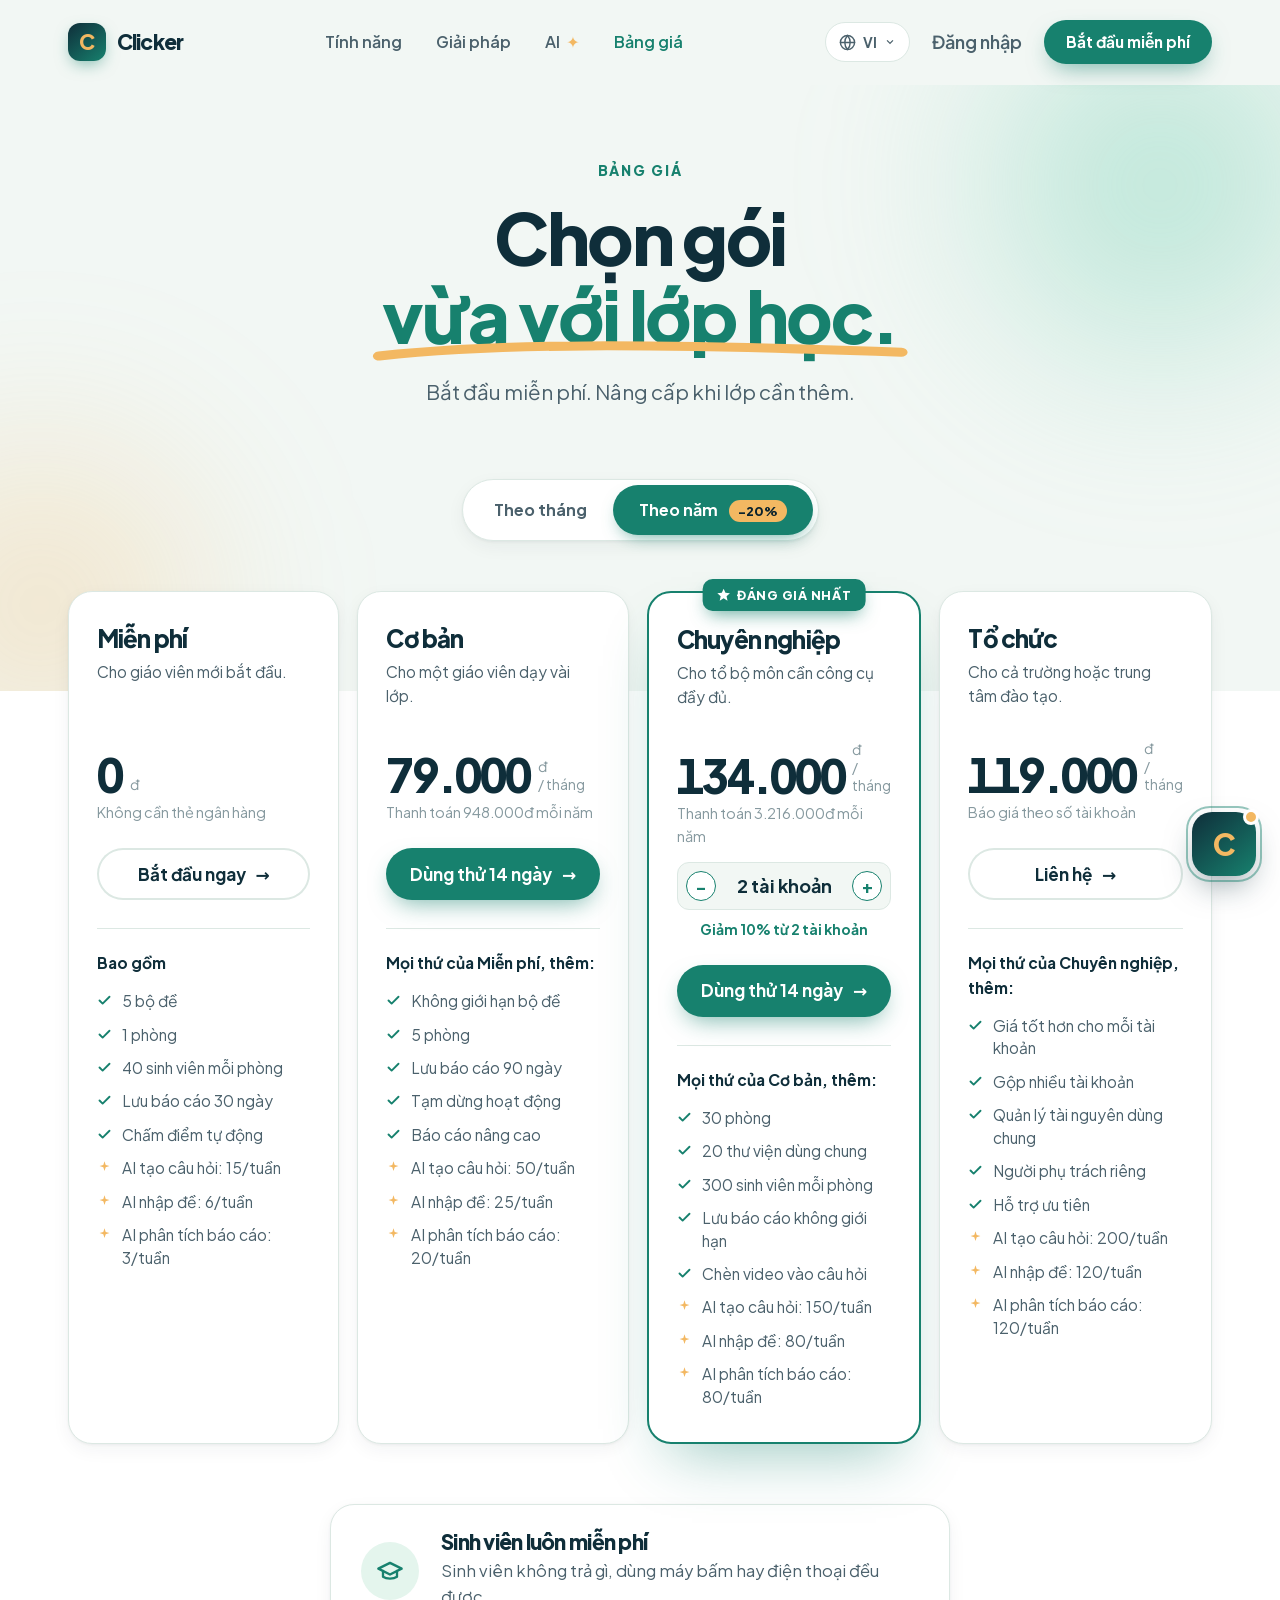
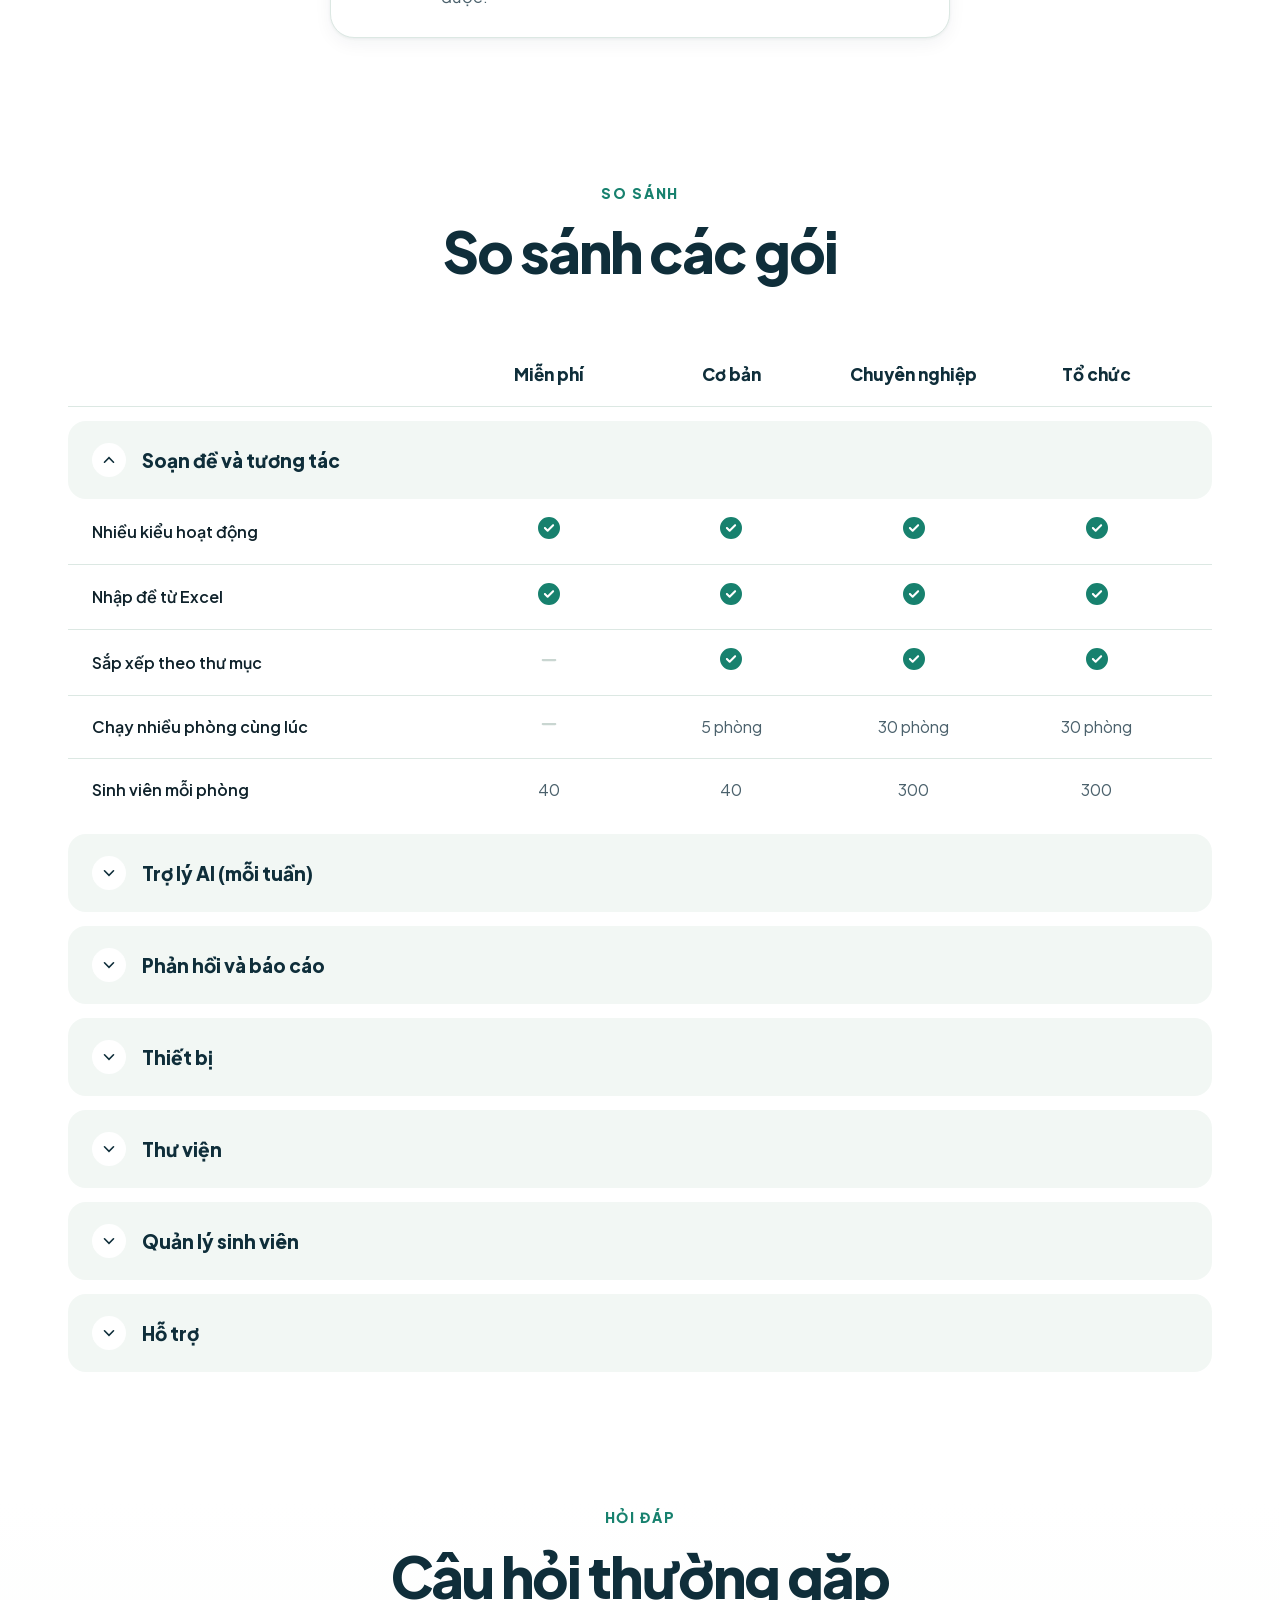
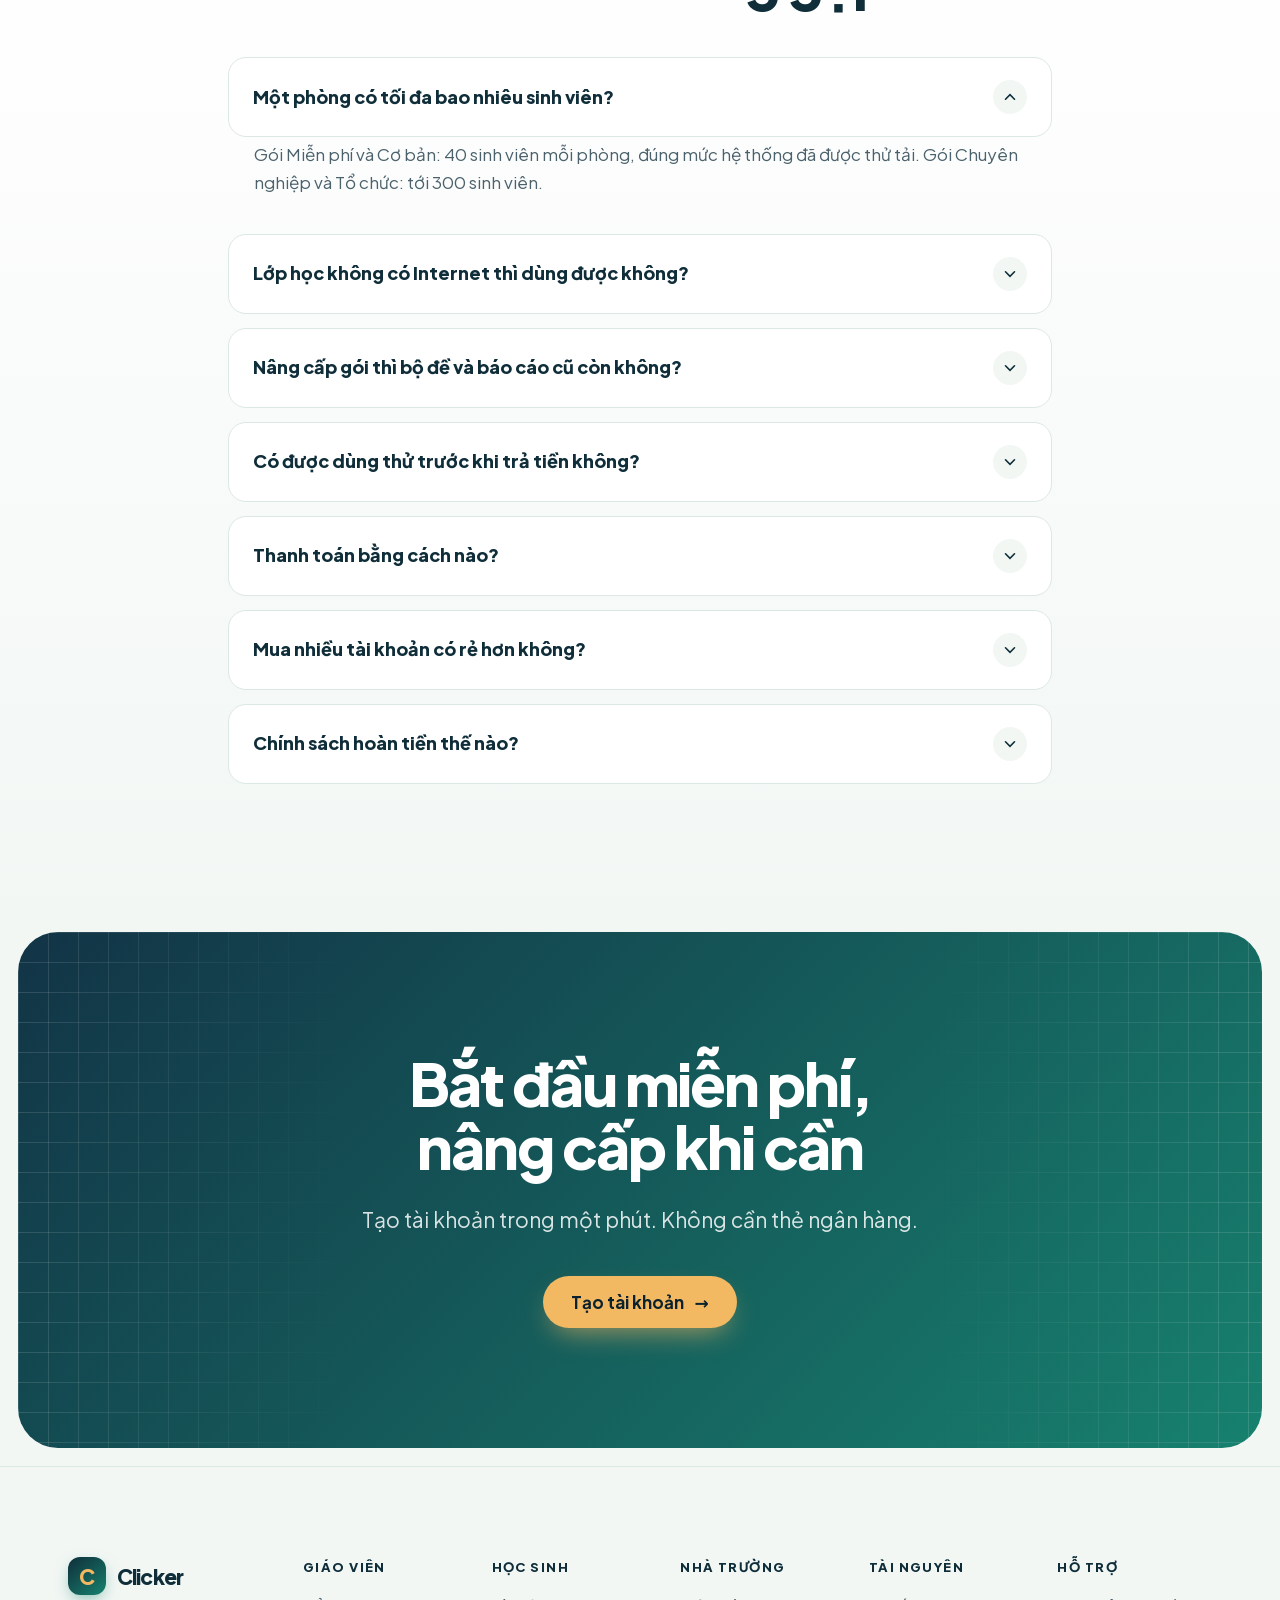
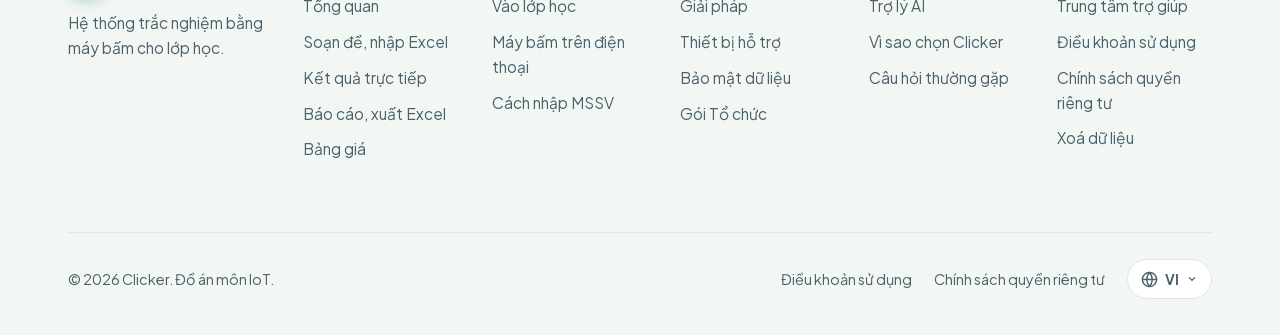
<file: web/landing/pricing.html>
<!DOCTYPE html>
<html lang="vi">
<head>
<meta charset="utf-8">
<meta name="viewport" content="width=device-width,initial-scale=1,maximum-scale=5">
<meta name="theme-color" content="#0F2E3A">
<link rel="icon" href="favicon.ico" sizes="any">
<link rel="icon" type="image/png" sizes="32x32" href="favicon-32.png">
<link rel="apple-touch-icon" href="apple-touch-icon.png">
<meta name="description" content="Hệ thống trắc nghiệm bằng máy bấm cho lớp học: học sinh bấm chọn đáp án, kết quả cả lớp hiện ngay trên màn hình, chấm điểm tự động. Không cần Internet.">
<meta property="og:type" content="website">
<meta property="og:site_name" content="Clicker">
<meta property="og:locale" content="vi_VN">
<meta property="og:title" content="Clicker · Bảng giá">
<meta property="og:description" content="Hệ thống trắc nghiệm bằng máy bấm cho lớp học: học sinh bấm chọn đáp án, kết quả cả lớp hiện ngay trên màn hình, chấm điểm tự động. Không cần Internet.">
<meta property="og:url" content="https://clicker.tailbc421d.ts.net/clicker/landing/pricing.html">
<meta property="og:image" content="https://clicker.tailbc421d.ts.net/clicker/landing/og.png">
<meta property="og:image:width" content="1200">
<meta property="og:image:height" content="630">
<meta property="og:image:alt" content="Click See Teach — hệ thống trắc nghiệm bằng máy bấm cho lớp học">
<meta name="twitter:card" content="summary_large_image">
<title>Clicker · Bảng giá</title>
<link rel="stylesheet" href="site.css?v=23">
</head>
<body>

<div id="prog"></div>

<header id="hd">
  <div class="c nav">
    <a class="brand" href="index.html"><i>C</i>Clicker</a>
    <ul class="menu">
      <li><a href="index.html#feat">Tính năng</a></li>
      <li><a href="index.html#cases">Giải pháp</a></li>
      <li><a href="index.html#ai">AI <span class="spark">✦</span></a></li>
      <li><a href="pricing.html" style="color:var(--green)">Bảng giá</a></li>
    </ul>
    <div class="auth">
      <div class="lang" data-lang-menu></div>
      <a class="login" href="login.html">Đăng nhập</a>
      <a class="btn btn-p btn-sm" href="login.html#register">Bắt đầu miễn phí</a>
    </div>
  </div>
</header>

<main>
<section class="phero">
  <div class="blob b1" data-par="-0.1"></div><div class="blob b2" data-par="0.06"></div>
  <div class="c" style="position:relative">
    <span class="kick" data-rv>Bảng giá</span>
    <h1 data-rv data-d="60">Chọn gói <span class="hl">vừa với lớp học.<svg viewBox="0 0 300 20" preserveAspectRatio="none"><path d="M4 14 C 70 4, 150 4, 296 11"/></svg></span></h1>
    <p class="lead" data-rv data-d="140">Bắt đầu miễn phí. Nâng cấp khi lớp cần thêm.</p>
    <div class="bill" id="bill" data-rv data-d="220">
      <i></i>
      <button type="button" data-cycle="month">Theo tháng</button>
      <button type="button" data-cycle="year" class="on">Theo năm <em>−20%</em></button>
    </div>
  </div>
</section>

<section style="padding-bottom:40px">
  <div class="c">
    <div class="plans" id="plans" data-noi18n></div>

    <div class="free-st" data-rv>
      <span class="ic"><svg width="28" height="28" viewBox="0 0 24 24" fill="none" stroke="currentColor" stroke-width="2" stroke-linecap="round" stroke-linejoin="round"><path d="M22 10L12 5 2 10l10 5 10-5z"/><path d="M6 12v5c3 2 9 2 12 0v-5"/></svg></span>
      <div><h3>Sinh viên luôn miễn phí</h3><p>Sinh viên không trả gì, dùng máy bấm hay điện thoại đều được.</p></div>
    </div>
  </div>
</section>

<!-- ================= Compare ================= -->
<section class="s" style="padding-top:100px">
  <div class="c">
    <div class="center">
      <span class="kick" data-rv>So sánh</span>
      <h2 class="h2" data-rv data-d="100">So sánh các gói</h2>
    </div>
    <div class="cmp" id="cmpw" data-rv data-d="150">
      <div class="cmp-h"><span></span><span>Miễn phí</span><span>Cơ bản</span><span>Chuyên nghiệp</span><span>Tổ chức</span></div>
      <div id="cmp" data-noi18n></div>
    </div>
  </div>
</section>

<!-- ================= FAQ ================= -->
<section class="s faq" style="padding-top:0;background:linear-gradient(180deg,#fff,var(--soft))">
  <div class="c" style="max-width:880px">
    <div class="center" style="margin-bottom:50px">
      <span class="kick" data-rv>Hỏi đáp</span>
      <h2 class="h2" data-rv data-d="100">Câu hỏi thường gặp</h2>
    </div>
    <div id="faq" data-noi18n data-rv data-d="150"></div>
  </div>
</section>

<div class="ctaw" style="padding-top:18px;background:var(--soft)">
  <section class="cta">
    <div class="grid"></div>
    <h2 data-rv>Bắt đầu miễn phí, nâng cấp khi cần</h2>
    <p data-rv data-d="100">Tạo tài khoản trong một phút. Không cần thẻ ngân hàng.</p>
    <div data-rv data-d="200"><a class="btn btn-gold" href="login.html#register">Tạo tài khoản <span class="arr">→</span></a></div>
  </section>
</div>
</main>

<footer id="ft"></footer>

<script src="i18n.js?v=8"></script>
<script src="assistant.js?v=5" defer></script>
<script src="site.js?v=4"></script>
<script>
/* Prices are in VND per account per month. Draft numbers: edit here only. */
const PLANS = [
  { name: 'Miễn phí', ds: 'Cho giáo viên mới bắt đầu.', month: 0, year: 0, cta: 'Bắt đầu ngay', href: 'login.html#register', style: 'btn-o',
    inc: 'Bao gồm', feats: ['5 bộ đề', '1 phòng', '40 sinh viên mỗi phòng', 'Lưu báo cáo 30 ngày', 'Chấm điểm tự động'],
    ai: [15, 6, 3] },
  { name: 'Cơ bản', ds: 'Cho một giáo viên dạy vài lớp.', month: 99000, year: 79000, cta: 'Dùng thử 14 ngày', href: 'login.html#register', style: 'btn-p',
    inc: 'Mọi thứ của Miễn phí, thêm:', feats: ['Không giới hạn bộ đề', '5 phòng', 'Lưu báo cáo 90 ngày', 'Tạm dừng hoạt động', 'Báo cáo nâng cao'],
    ai: [50, 25, 20] },
  { name: 'Chuyên nghiệp', ds: 'Cho tổ bộ môn cần công cụ đầy đủ.', month: 179000, year: 149000, cta: 'Dùng thử 14 ngày', href: 'login.html#register', style: 'btn-p', best: true,
    seats: { def: 2, min: 1, max: 100, from: 2, month: 161000, year: 134000 },
    inc: 'Mọi thứ của Cơ bản, thêm:', feats: ['30 phòng', '20 thư viện dùng chung', '300 sinh viên mỗi phòng', 'Lưu báo cáo không giới hạn', 'Chèn video vào câu hỏi'],
    ai: [150, 80, 80] },
  { name: 'Tổ chức', ds: 'Cho cả trường hoặc trung tâm đào tạo.', month: 129000, year: 119000, cta: 'Liên hệ', href: 'login.html#register', style: 'btn-o', from: true,
    inc: 'Mọi thứ của Chuyên nghiệp, thêm:', feats: ['Giá tốt hơn cho mỗi tài khoản', 'Gộp nhiều tài khoản', 'Quản lý tài nguyên dùng chung', 'Người phụ trách riêng', 'Hỗ trợ ưu tiên'],
    ai: [200, 120, 120] },
];
const AI_LABELS = ['AI tạo câu hỏi', 'AI nhập đề', 'AI phân tích báo cáo'];
const vnd = n => n.toLocaleString('vi-VN');
const tick = '<svg width="15" height="15" viewBox="0 0 24 24" fill="none" stroke="currentColor" stroke-width="3" stroke-linecap="round" stroke-linejoin="round"><path d="M20 6L9 17l-5-5"/></svg>';
const star = '<svg width="14" height="14" viewBox="0 0 20 20" fill="currentColor"><path d="M10 1l2.6 5.9 6.4.6-4.8 4.3 1.4 6.3L10 14.8 4.4 18.1l1.4-6.3L1 7.5l6.4-.6z"/></svg>';
const spark = '<svg width="15" height="15" viewBox="0 0 20 20" fill="currentColor"><path d="M10 1.5l1.6 5 5 1.6-5 1.6-1.6 5-1.6-5-5-1.6 5-1.6z"/></svg>';

let cycle = 'year';
const seats = {};

const T = (s, v) => I18N.t(s, v);
function renderPlans(shown) {
  $('#plans').innerHTML = PLANS.map((p, i) => `
  <div class="plan${p.best ? ' best' : ''}${shown ? ' in' : ''}" data-rv data-d="${i * 120}">
    ${p.best ? `<span class="tag">${star}${T('Đáng giá nhất')}</span>` : ''}
    <h3>${T(p.name)}</h3><p class="ds">${T(p.ds)}</p>
    <div class="price"><b class="num" id="pr${i}">0</b><small>${p.month ? 'đ<br>' + T('/ tháng') : 'đ'}</small></div>
    <p class="note" id="nt${i}"></p>
    ${p.seats ? `<div class="seats"><button type="button" data-seat="-1" data-i="${i}" aria-label="${T('Bớt tài khoản')}">−</button>
      <span id="st${i}"></span>
      <button type="button" data-seat="1" data-i="${i}" aria-label="${T('Thêm tài khoản')}">+</button></div>
      <p class="save">${T('Giảm 10% từ {n} tài khoản', { n: p.seats.from })}</p>` : ''}
    <a class="btn ${p.style}" href="${p.href}">${T(p.cta)} <span class="arr">→</span></a>
    <hr><p class="inc">${T(p.inc)}</p>
    <ul>${p.feats.map(f => `<li>${tick}<span>${T(f)}</span></li>`).join('')}
      ${p.ai.map((n, k) => `<li class="aif">${spark}<span>${T('{label}: {n}/tuần', { label: T(AI_LABELS[k]), n })}</span></li>`).join('')}</ul>
  </div>`).join('');
  if (!shown) $$('#plans [data-rv]').forEach(el => io.observe(el));
}
PLANS.forEach((p, i) => { if (p.seats) seats[i] = p.seats.def; });
renderPlans(false);

function unit(p, i) {
  const s = p.seats, bulk = s && seats[i] >= s.from;
  return bulk ? s[cycle] : p[cycle];
}
function paint(animate) {
  PLANS.forEach((p, i) => {
    const u = unit(p, i), pr = $('#pr' + i);
    pr.textContent = vnd(u);
    if (animate) { pr.classList.remove('flip'); void pr.offsetWidth; pr.classList.add('flip'); }
    const n = p.seats ? seats[i] : 1;
    $('#nt' + i).textContent = !p.month ? T('Không cần thẻ ngân hàng') : p.from ? T('Báo giá theo số tài khoản')
      : cycle === 'year' ? T('Thanh toán {n}đ mỗi năm', { n: vnd(u * 12 * n) }) : T('Thanh toán {n}đ mỗi tháng', { n: vnd(u * n) });
    if (p.seats) {
      $('#st' + i).textContent = T('{n} tài khoản', { n: seats[i] });
      $(`[data-seat="-1"][data-i="${i}"]`).disabled = seats[i] <= p.seats.min;
      $(`[data-seat="1"][data-i="${i}"]`).disabled = seats[i] >= p.seats.max;
    }
  });
}
$('#plans').addEventListener('click', e => {
  const b = e.target.closest('[data-seat]'); if (!b) return;
  const i = +b.dataset.i, p = PLANS[i];
  seats[i] = Math.min(p.seats.max, Math.max(p.seats.min, seats[i] + +b.dataset.seat));
  paint(true);
});

/* monthly / yearly switch with a sliding pill */
const bill = $('#bill'), pill = bill.querySelector('i');
function slide() { const on = bill.querySelector('button.on'); pill.style.width = on.offsetWidth + 'px'; pill.style.transform = `translateX(${on.offsetLeft - 5}px)`; }
bill.addEventListener('click', e => {
  const b = e.target.closest('button'); if (!b || b.dataset.cycle === cycle) return;
  cycle = b.dataset.cycle;
  bill.querySelectorAll('button').forEach(x => x.classList.toggle('on', x === b));
  slide(); paint(true);
});
addEventListener('resize', slide);
slide(); paint(false);
document.fonts.ready.then(() => { slide(); requestAnimationFrame(() => bill.classList.add('ready')); });

/* compare table */
const Y = '<svg class="y" width="22" height="22" viewBox="0 0 512 512" fill="currentColor"><path d="M256 512A256 256 0 1 0 256 0a256 256 0 1 0 0 512zM369 209L241 337c-9.4 9.4-24.6 9.4-33.9 0l-64-64c-9.4-9.4-9.4-24.6 0-33.9s24.6-9.4 33.9 0l47 47L335 175c9.4-9.4 24.6-9.4 33.9 0s9.4 24.6 0 33.9z"/></svg>';
const N = '<svg class="n" width="18" height="18" viewBox="0 0 448 512" fill="currentColor"><path d="M432 256c0 17.7-14.3 32-32 32H48c-17.7 0-32-14.3-32-32s14.3-32 32-32h352c17.7 0 32 14.3 32 32z"/></svg>';
const CMP = [
  ['Soạn đề và tương tác', [
    ['Nhiều kiểu hoạt động', 1, 1, 1, 1], ['Nhập đề từ Excel', 1, 1, 1, 1], ['Sắp xếp theo thư mục', 0, 1, 1, 1],
    ['Chạy nhiều phòng cùng lúc', 0, '5 phòng', '30 phòng', '30 phòng'], ['Sinh viên mỗi phòng', '40', '40', '300', '300']]],
  ['Trợ lý AI (mỗi tuần)', [
    ['AI tạo câu hỏi', '15', '50', '150', '200'], ['AI nhập đề', '6', '25', '80', '120'], ['AI phân tích báo cáo', '3', '20', '80', '120']]],
  ['Phản hồi và báo cáo', [
    ['Kết quả trực tiếp', 1, 1, 1, 1], ['Báo cáo Excel và PDF', 1, 1, 1, 1], ['Chấm tay, điểm thành phần', 0, 1, 1, 1], ['Đáp án kèm lời giải', 0, 1, 1, 1]]],
  ['Thiết bị', [
    ['Máy bấm nRF52', 1, 1, 1, 1], ['Gateway USB cho tag BLE', 1, 1, 1, 1], ['Điện thoại', 1, 1, 1, 1], ['Chạy không cần Internet', 1, 1, 1, 1]]],
  ['Thư viện', [
    ['Thư viện riêng', '5 bộ đề', 'Không giới hạn', 'Không giới hạn', 'Không giới hạn'], ['Thư viện dùng chung', 0, 0, '20', '20']]],
  ['Quản lý sinh viên', [
    ['Nhập danh sách lớp từ Excel', 0, 1, 1, 1], ['Xem ai đang trực tuyến', 0, 1, 1, 1], ['Gửi kết quả riêng cho từng sinh viên', 0, 1, 1, 1]]],
  ['Hỗ trợ', [
    ['Hướng dẫn sử dụng', 1, 1, 1, 1], ['Hỗ trợ ưu tiên', 0, 1, 1, 1], ['Người phụ trách riêng', 0, 0, 0, 1]]],
];
const cell = (v, k) => `<span data-p="${T(PLANS[k].name)}">${v === 1 ? Y : v === 0 ? N : /^\d+$/.test(v) ? v : T(v)}</span>`;
const chev = '<i><svg width="18" height="18" viewBox="0 0 20 20" fill="none" stroke="currentColor" stroke-width="1.8" stroke-linecap="round"><path d="M5 7.5l5 5 5-5"/></svg></i>';
const openSet = el => new Set($$(`#${el} .acc`).map((a, i) => a.classList.contains('open') ? i : -1));
function renderCmp() {
  const open = $('#cmp').children.length ? openSet('cmp') : new Set([0]);
  $('#cmp').innerHTML = CMP.map(([t, rows], i) => `
  <div class="acc${open.has(i) ? ' open' : ''}"><button type="button" aria-expanded="${open.has(i)}">${chev}${T(t)}</button>
    <div class="acc-b"><div>${rows.map(([n, ...v]) => `<div class="cr"><span>${T(n)}</span>${v.map(cell).join('')}</div>`).join('')}</div></div></div>`).join('');
}
renderCmp();

/* FAQ */
const FAQ = [
  ['Một phòng có tối đa bao nhiêu sinh viên?', 'Gói Miễn phí và Cơ bản: 40 sinh viên mỗi phòng, đúng mức hệ thống đã được thử tải. Gói Chuyên nghiệp và Tổ chức: tới 300 sinh viên.'],
  ['Lớp học không có Internet thì dùng được không?', 'Được. Máy chủ chạy trên laptop ngay trong lớp, máy bấm kết nối qua BLE hoặc Wi-Fi nội bộ.'],
  ['Nâng cấp gói thì bộ đề và báo cáo cũ còn không?', 'Còn nguyên. Bộ đề, danh sách lớp và báo cáo được giữ lại khi bạn đổi gói.'],
  ['Có được dùng thử trước khi trả tiền không?', 'Có. Gói Cơ bản và Chuyên nghiệp được dùng thử 14 ngày. Hết thời gian thử mới tính tiền.'],
  ['Thanh toán bằng cách nào?', 'Chuyển khoản ngân hàng hoặc quét mã QR. Gói Tổ chức có thể xuất hoá đơn cho nhà trường.'],
  ['Mua nhiều tài khoản có rẻ hơn không?', 'Có. Gói Chuyên nghiệp giảm 10% khi mua từ 2 tài khoản. Từ 10 tài khoản trở lên, hãy chọn gói Tổ chức.'],
  ['Chính sách hoàn tiền thế nào?', 'Hoàn tiền trong 30 ngày kể từ khi thanh toán, tính cả thời gian dùng thử.'],
];
function renderFaq() {
  const open = $('#faq').children.length ? openSet('faq') : new Set([0]);
  $('#faq').innerHTML = FAQ.map(([q, a], i) => `
  <div class="acc${open.has(i) ? ' open' : ''}"><button type="button" aria-expanded="${open.has(i)}">${T(q)}${chev}</button>
    <div class="acc-b"><div><p>${T(a)}</p></div></div></div>`).join('');
}
renderFaq();
/* delegated, so re-rendering keeps the accordions working */
['#cmp', '#faq'].forEach(id => $(id).addEventListener('click', e => {
  const b = e.target.closest('.acc > button'); if (!b) return;
  const a = b.parentElement, open = !a.classList.contains('open');
  a.classList.toggle('open', open); b.setAttribute('aria-expanded', open);
}));
document.addEventListener('langchange', () => { renderPlans(true); paint(false); renderCmp(); renderFaq(); slide(); });
</script>
</body>
</html>
</file>
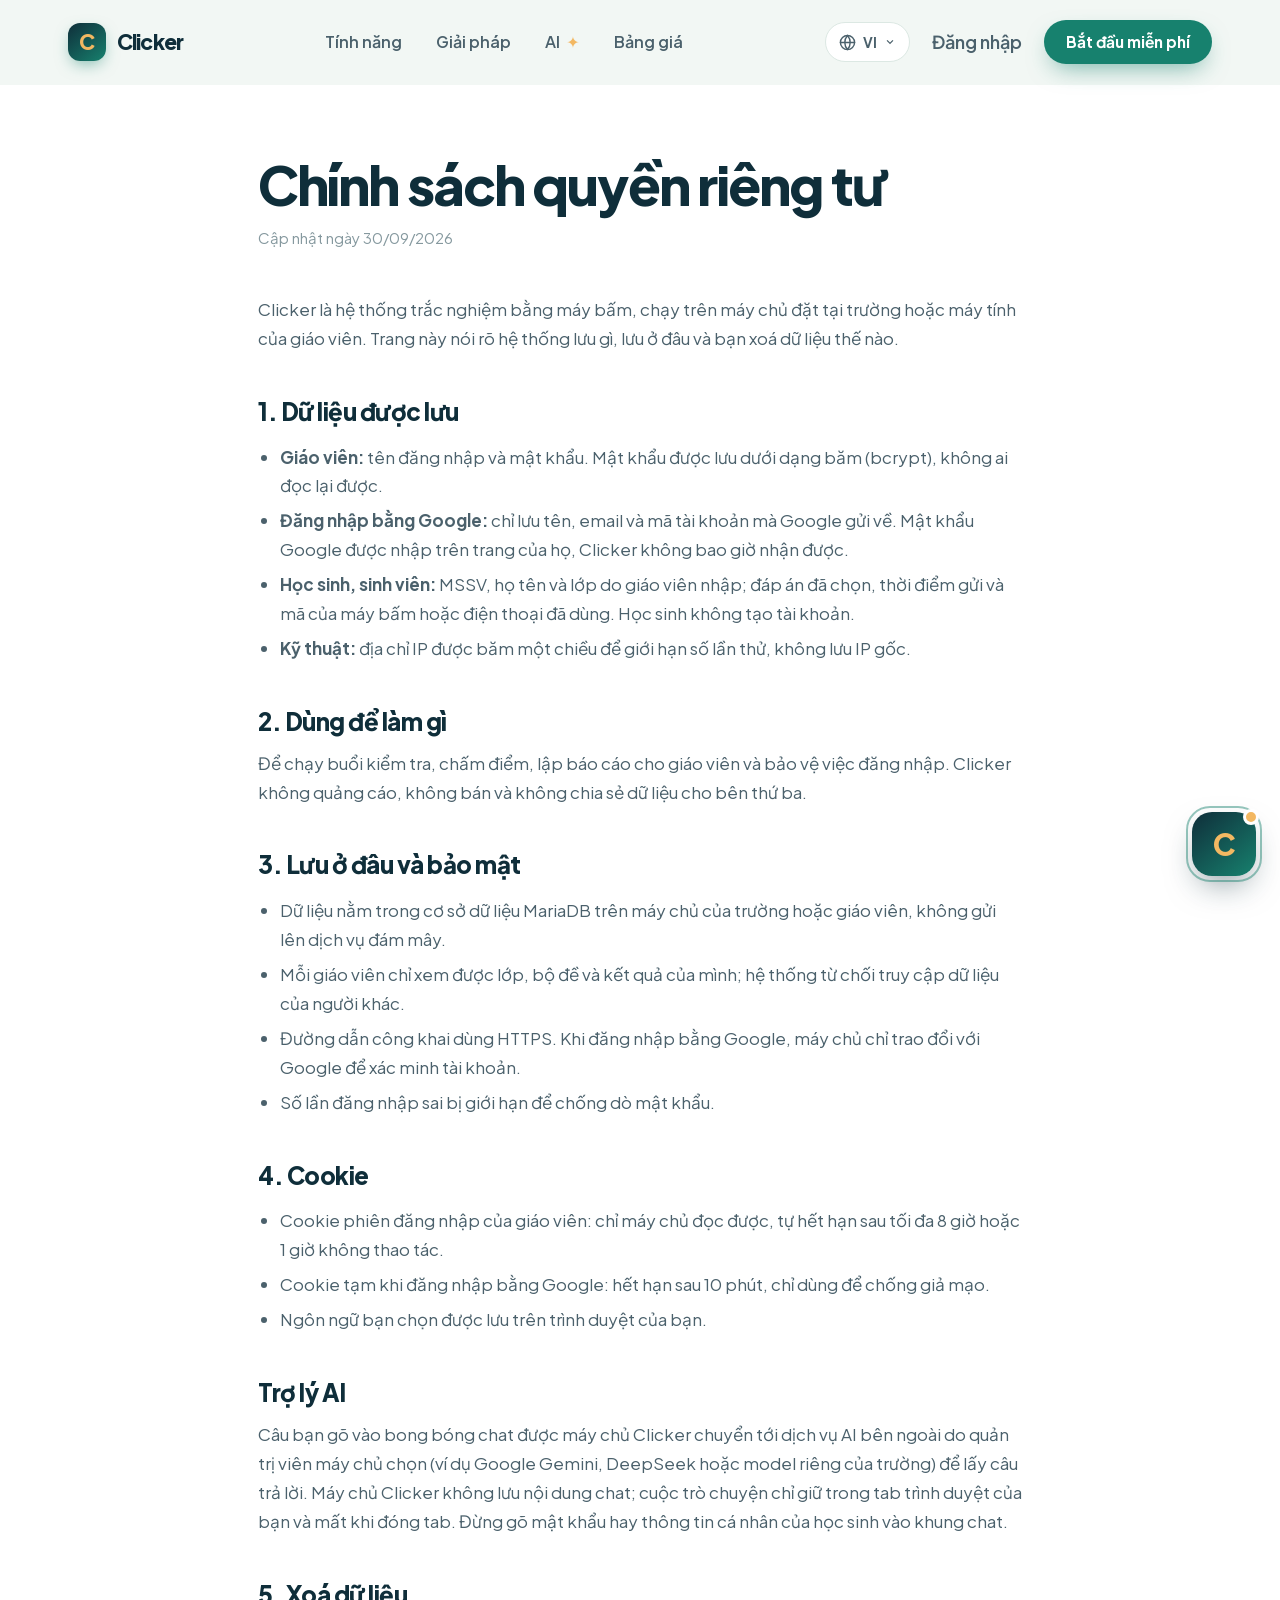
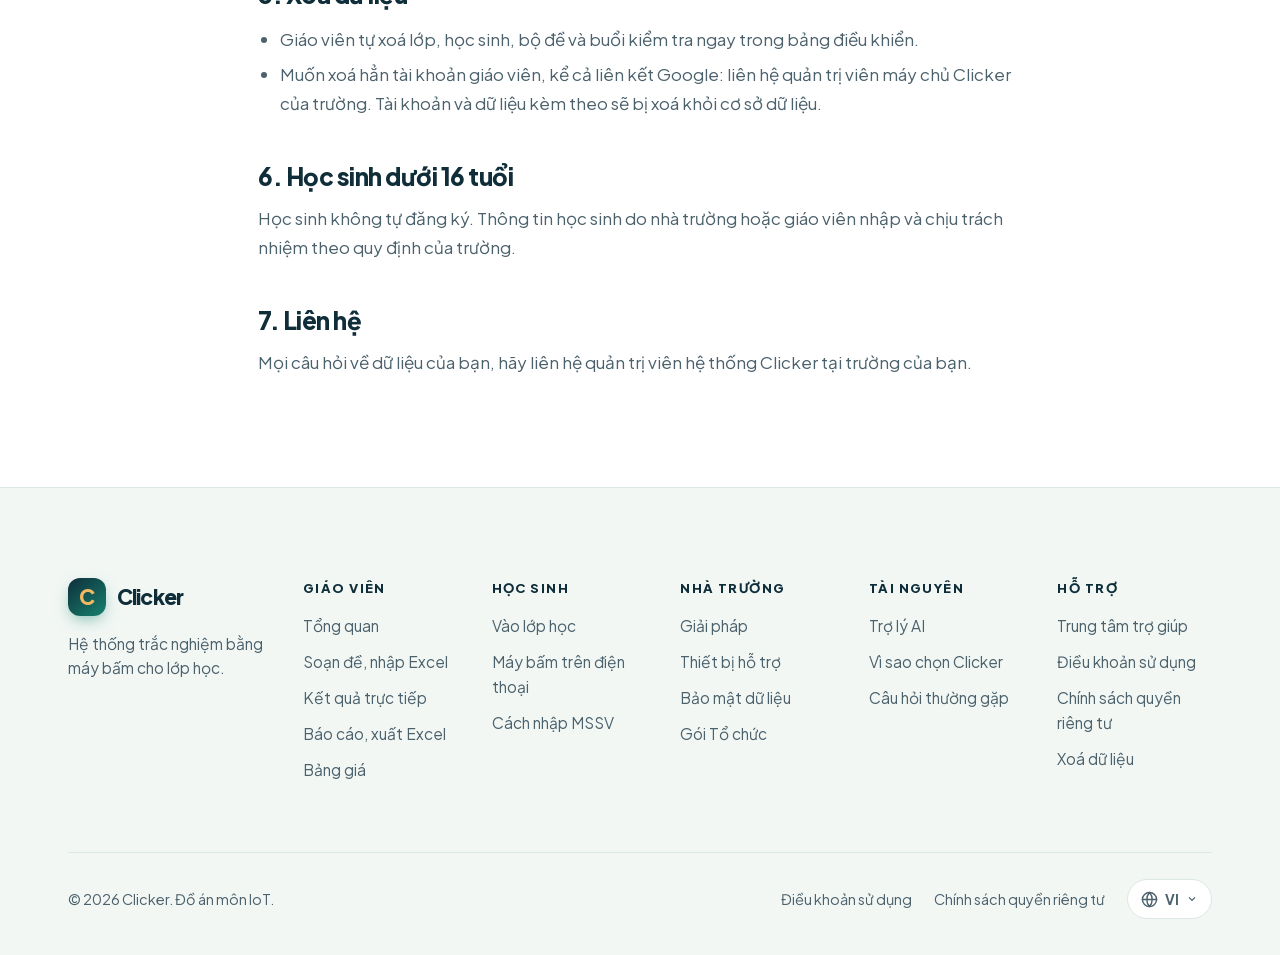
<file: web/landing/privacy.html>
<!DOCTYPE html>
<html lang="vi">
<head>
<meta charset="utf-8">
<meta name="viewport" content="width=device-width,initial-scale=1,maximum-scale=5">
<meta name="theme-color" content="#0F2E3A">
<link rel="icon" href="favicon.ico" sizes="any">
<link rel="icon" type="image/png" sizes="32x32" href="favicon-32.png">
<link rel="apple-touch-icon" href="apple-touch-icon.png">
<meta name="description" content="Hệ thống trắc nghiệm bằng máy bấm cho lớp học: học sinh bấm chọn đáp án, kết quả cả lớp hiện ngay trên màn hình, chấm điểm tự động. Không cần Internet.">
<meta property="og:type" content="website">
<meta property="og:site_name" content="Clicker">
<meta property="og:locale" content="vi_VN">
<meta property="og:title" content="Clicker · Chính sách quyền riêng tư">
<meta property="og:description" content="Hệ thống trắc nghiệm bằng máy bấm cho lớp học: học sinh bấm chọn đáp án, kết quả cả lớp hiện ngay trên màn hình, chấm điểm tự động. Không cần Internet.">
<meta property="og:url" content="https://clicker.tailbc421d.ts.net/clicker/landing/privacy.html">
<meta property="og:image" content="https://clicker.tailbc421d.ts.net/clicker/landing/og.png">
<meta property="og:image:width" content="1200">
<meta property="og:image:height" content="630">
<meta property="og:image:alt" content="Click See Teach — hệ thống trắc nghiệm bằng máy bấm cho lớp học">
<meta name="twitter:card" content="summary_large_image">
<title>Clicker · Chính sách quyền riêng tư</title>
<link rel="stylesheet" href="site.css?v=23">
</head>
<body>
<div id="prog"></div>
<header id="hd">
  <div class="c nav">
    <a class="brand" href="index.html"><i>C</i>Clicker</a>
    <ul class="menu">
      <li><a href="index.html#feat">Tính năng</a></li>
      <li><a href="index.html#cases">Giải pháp</a></li>
      <li><a href="index.html#ai">AI <span class="spark">✦</span></a></li>
      <li><a href="pricing.html">Bảng giá</a></li>
    </ul>
    <div class="auth">
      <div class="lang" data-lang-menu></div>
      <a class="login" href="login.html">Đăng nhập</a>
      <a class="btn btn-p btn-sm" href="login.html#register">Bắt đầu miễn phí</a>
    </div>
  </div>
</header>

<main class="legal" data-noi18n>
  <div data-lang-block="vi"><h1>Chính sách quyền riêng tư</h1><p class="upd">Cập nhật ngày 30/09/2026</p>
    <p>Clicker là hệ thống trắc nghiệm bằng máy bấm, chạy trên máy chủ đặt tại trường hoặc máy tính của giáo viên. Trang này nói rõ hệ thống lưu gì, lưu ở đâu và bạn xoá dữ liệu thế nào.</p></div>
  <div data-lang-block="en"><h1>Privacy policy</h1><p class="upd">Updated 30 September 2026</p>
    <p>Clicker is a clicker-based quiz system that runs on a server at your school or on the teacher’s own computer. This page explains what it stores, where, and how to delete it.</p></div>
  <div data-lang-block="zh"><h1>隐私政策</h1><p class="upd">更新日期：2026 年 9 月 30 日</p>
    <p>Clicker 是一套基于答题器的测验系统，运行在学校或教师自己电脑上的服务器中。本页说明系统存储哪些数据、存储在何处，以及如何删除。</p></div>

  <section id="thu-thap">
    <div data-lang-block="vi"><h2>1. Dữ liệu được lưu</h2><ul>
      <li><b>Giáo viên:</b> tên đăng nhập và mật khẩu. Mật khẩu được lưu dưới dạng băm (bcrypt), không ai đọc lại được.</li>
      <li><b>Đăng nhập bằng Google:</b> chỉ lưu tên, email và mã tài khoản mà Google gửi về. Mật khẩu Google được nhập trên trang của họ, Clicker không bao giờ nhận được.</li>
      <li><b>Học sinh, sinh viên:</b> MSSV, họ tên và lớp do giáo viên nhập; đáp án đã chọn, thời điểm gửi và mã của máy bấm hoặc điện thoại đã dùng. Học sinh không tạo tài khoản.</li>
      <li><b>Kỹ thuật:</b> địa chỉ IP được băm một chiều để giới hạn số lần thử, không lưu IP gốc.</li></ul></div>
    <div data-lang-block="en"><h2>1. What we store</h2><ul>
      <li><b>Teachers:</b> username and password. Passwords are stored as a bcrypt hash that cannot be read back.</li>
      <li><b>Google sign-in:</b> only the name, email and account ID that Google return. You type your Google password on their page; Clicker never receives it.</li>
      <li><b>Students:</b> student ID, name and class entered by the teacher; the answers chosen, when they were sent, and the ID of the clicker or phone used. Students do not create accounts.</li>
      <li><b>Technical:</b> IP addresses are one-way hashed to limit repeated attempts; the original IP is not kept.</li></ul></div>
    <div data-lang-block="zh"><h2>1. 我们存储的数据</h2><ul>
      <li><b>教师：</b>用户名和密码。密码以 bcrypt 哈希形式保存，无法被还原读取。</li>
      <li><b>使用 Google 登录：</b>仅保存 Google 返回的姓名、邮箱和账户 ID。Google 密码在其官方页面输入，Clicker 永远不会收到。</li>
      <li><b>学生：</b>由教师录入的学号、姓名和班级；所选答案、提交时间以及所用答题器或手机的编号。学生无需创建账户。</li>
      <li><b>技术数据：</b>IP 地址经单向哈希处理，仅用于限制重复尝试，不保存原始 IP。</li></ul></div>
  </section>

  <section id="muc-dich">
    <div data-lang-block="vi"><h2>2. Dùng để làm gì</h2><p>Để chạy buổi kiểm tra, chấm điểm, lập báo cáo cho giáo viên và bảo vệ việc đăng nhập. Clicker không quảng cáo, không bán và không chia sẻ dữ liệu cho bên thứ ba.</p></div>
    <div data-lang-block="en"><h2>2. How it is used</h2><p>To run quizzes, grade answers, build reports for teachers and protect sign-in. Clicker shows no ads and does not sell or share data with third parties.</p></div>
    <div data-lang-block="zh"><h2>2. 数据用途</h2><p>用于开展测验、评分、为教师生成报告以及保护登录安全。Clicker 不投放广告，不出售也不向第三方分享数据。</p></div>
  </section>

  <section id="bao-mat">
    <div data-lang-block="vi"><h2>3. Lưu ở đâu và bảo mật</h2><ul>
      <li>Dữ liệu nằm trong cơ sở dữ liệu MariaDB trên máy chủ của trường hoặc giáo viên, không gửi lên dịch vụ đám mây.</li>
      <li>Mỗi giáo viên chỉ xem được lớp, bộ đề và kết quả của mình; hệ thống từ chối truy cập dữ liệu của người khác.</li>
      <li>Đường dẫn công khai dùng HTTPS. Khi đăng nhập bằng Google, máy chủ chỉ trao đổi với Google để xác minh tài khoản.</li>
      <li>Số lần đăng nhập sai bị giới hạn để chống dò mật khẩu.</li></ul></div>
    <div data-lang-block="en"><h2>3. Where it is kept and how it is protected</h2><ul>
      <li>Data lives in a MariaDB database on the school’s or teacher’s server and is not sent to cloud services.</li>
      <li>Each teacher can only see their own classes, quizzes and results; access to anyone else’s data is refused.</li>
      <li>The public link uses HTTPS. For Google sign-in, the server only talks to Google to verify the account.</li>
      <li>Failed sign-in attempts are rate limited to stop password guessing.</li></ul></div>
    <div data-lang-block="zh"><h2>3. 存储位置与安全</h2><ul>
      <li>数据保存在学校或教师服务器上的 MariaDB 数据库中，不会上传到云服务。</li>
      <li>每位教师只能查看自己的班级、试题和成绩，系统会拒绝访问他人的数据。</li>
      <li>公开链接使用 HTTPS。使用 Google 登录时，服务器仅与 Google 通信以验证账户。</li>
      <li>系统限制登录失败次数，以防止密码被猜测。</li></ul></div>
  </section>

  <section id="cookie">
    <div data-lang-block="vi"><h2>4. Cookie</h2><ul>
      <li>Cookie phiên đăng nhập của giáo viên: chỉ máy chủ đọc được, tự hết hạn sau tối đa 8 giờ hoặc 1 giờ không thao tác.</li>
      <li>Cookie tạm khi đăng nhập bằng Google: hết hạn sau 10 phút, chỉ dùng để chống giả mạo.</li>
      <li>Ngôn ngữ bạn chọn được lưu trên trình duyệt của bạn.</li></ul></div>
    <div data-lang-block="en"><h2>4. Cookies</h2><ul>
      <li>Teacher session cookie: readable only by the server, expires after at most 8 hours or 1 hour of inactivity.</li>
      <li>Temporary cookie for Google sign-in: expires after 10 minutes and is only used to prevent forgery.</li>
      <li>Your language choice is saved in your own browser.</li></ul></div>
    <div data-lang-block="zh"><h2>4. Cookie</h2><ul>
      <li>教师登录会话 Cookie：仅服务器可读取，最长 8 小时或闲置 1 小时后失效。</li>
      <li>Google 登录临时 Cookie：10 分钟后失效，仅用于防止伪造请求。</li>
      <li>您选择的语言保存在您自己的浏览器中。</li></ul></div>
  </section>

  <section id="tro-ly-ai">
    <div data-lang-block="vi"><h2>Trợ lý AI</h2><p>Câu bạn gõ vào bong bóng chat được máy chủ Clicker chuyển tới dịch vụ AI bên ngoài do quản trị viên máy chủ chọn (ví dụ Google Gemini, DeepSeek hoặc model riêng của trường) để lấy câu trả lời. Máy chủ Clicker không lưu nội dung chat; cuộc trò chuyện chỉ giữ trong tab trình duyệt của bạn và mất khi đóng tab. Đừng gõ mật khẩu hay thông tin cá nhân của học sinh vào khung chat.</p></div>
    <div data-lang-block="en"><h2>AI assistant</h2><p>What you type in the chat bubble is forwarded by the Clicker server to an external AI service chosen by the server administrator (for example Google Gemini, DeepSeek or the school’s own model) to get a reply. The Clicker server does not store the chat; the conversation stays in your browser tab and is gone when you close it. Do not type passwords or students’ personal details into the chat.</p></div>
    <div data-lang-block="zh"><h2>AI 助手</h2><p>您在聊天气泡中输入的内容会由 Clicker 服务器转发给服务器管理员选择的外部 AI 服务（例如 Google Gemini、DeepSeek 或学校自有模型）以获取回复。Clicker 服务器不保存聊天内容，对话仅保存在您的浏览器标签页中，关闭即消失。请勿在聊天中输入密码或学生个人信息。</p></div>
  </section>

  <section id="xoa-du-lieu">
    <div data-lang-block="vi"><h2>5. Xoá dữ liệu</h2><ul>
      <li>Giáo viên tự xoá lớp, học sinh, bộ đề và buổi kiểm tra ngay trong bảng điều khiển.</li>
      <li>Muốn xoá hẳn tài khoản giáo viên, kể cả liên kết Google: liên hệ quản trị viên máy chủ Clicker của trường. Tài khoản và dữ liệu kèm theo sẽ bị xoá khỏi cơ sở dữ liệu.</li></ul></div>
    <div data-lang-block="en"><h2>5. Deleting your data</h2><ul>
      <li>Teachers can delete classes, students, quizzes and sessions directly in the dashboard.</li>
      <li>To delete a teacher account entirely, including its Google link, contact your school’s Clicker server administrator. The account and its data are removed from the database.</li></ul></div>
    <div data-lang-block="zh"><h2>5. 删除数据</h2><ul>
      <li>教师可直接在控制台中删除班级、学生、试题和测验记录。</li>
      <li>如需彻底删除教师账户（包括 Google 关联），请联系学校的 Clicker 服务器管理员，账户及其数据将从数据库中删除。</li></ul></div>
  </section>

  <section id="tre-em">
    <div data-lang-block="vi"><h2>6. Học sinh dưới 16 tuổi</h2><p>Học sinh không tự đăng ký. Thông tin học sinh do nhà trường hoặc giáo viên nhập và chịu trách nhiệm theo quy định của trường.</p></div>
    <div data-lang-block="en"><h2>6. Students under 16</h2><p>Students do not sign up themselves. Student details are entered by the school or teacher, who are responsible for them under school rules.</p></div>
    <div data-lang-block="zh"><h2>6. 16 岁以下学生</h2><p>学生不会自行注册。学生信息由学校或教师录入，并由其依照学校规定负责。</p></div>
  </section>

  <section id="lien-he">
    <div data-lang-block="vi"><h2>7. Liên hệ</h2><p>Mọi câu hỏi về dữ liệu của bạn, hãy liên hệ quản trị viên hệ thống Clicker tại trường của bạn.</p></div>
    <div data-lang-block="en"><h2>7. Contact</h2><p>For any question about your data, contact the Clicker system administrator at your school.</p></div>
    <div data-lang-block="zh"><h2>7. 联系我们</h2><p>如对您的数据有任何疑问，请联系您学校的 Clicker 系统管理员。</p></div>
  </section>
</main>

<footer id="ft"></footer>
<script src="i18n.js?v=8"></script>
<script src="assistant.js?v=5" defer></script>
<script src="site.js?v=4"></script>
<script>
function blocks() { $$('[data-lang-block]').forEach(b => b.classList.toggle('on', b.dataset.langBlock === I18N.lang)); }
document.addEventListener('langchange', blocks);
blocks();
</script>
</body>
</html>
</file>
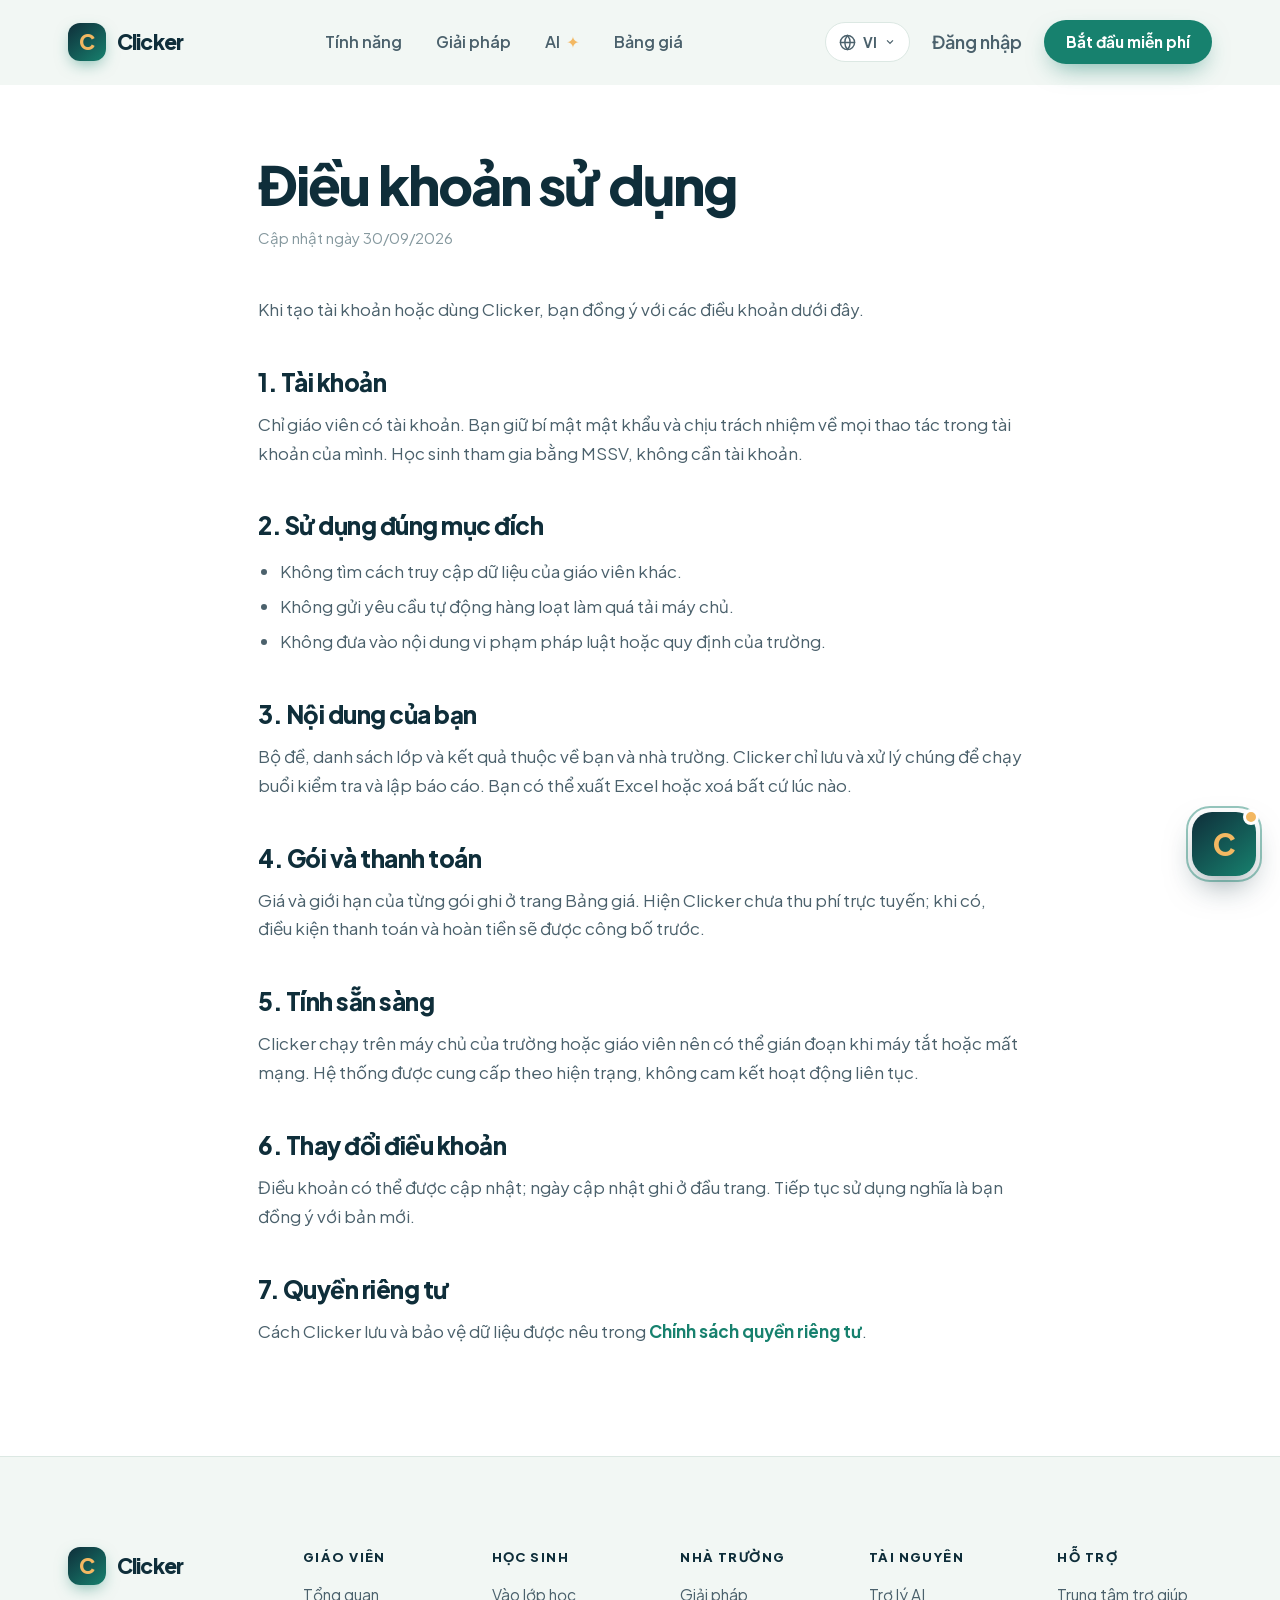
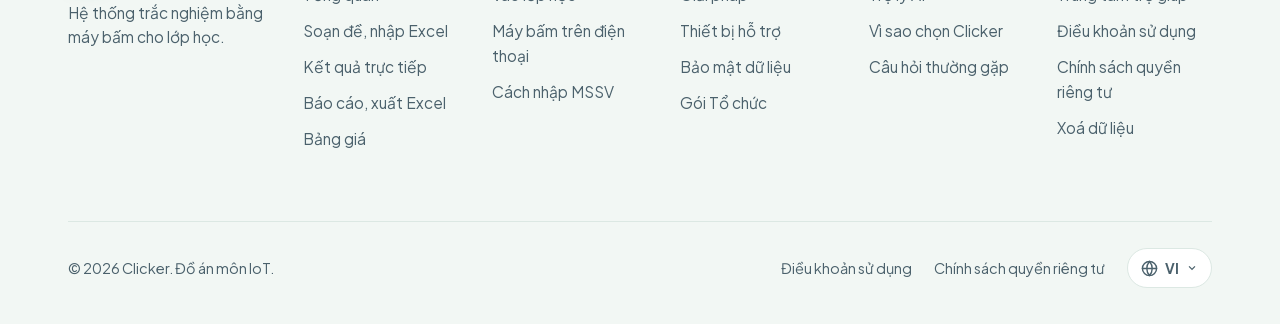
<file: web/landing/terms.html>
<!DOCTYPE html>
<html lang="vi">
<head>
<meta charset="utf-8">
<meta name="viewport" content="width=device-width,initial-scale=1,maximum-scale=5">
<meta name="theme-color" content="#0F2E3A">
<link rel="icon" href="favicon.ico" sizes="any">
<link rel="icon" type="image/png" sizes="32x32" href="favicon-32.png">
<link rel="apple-touch-icon" href="apple-touch-icon.png">
<meta name="description" content="Hệ thống trắc nghiệm bằng máy bấm cho lớp học: học sinh bấm chọn đáp án, kết quả cả lớp hiện ngay trên màn hình, chấm điểm tự động. Không cần Internet.">
<meta property="og:type" content="website">
<meta property="og:site_name" content="Clicker">
<meta property="og:locale" content="vi_VN">
<meta property="og:title" content="Clicker · Điều khoản sử dụng">
<meta property="og:description" content="Hệ thống trắc nghiệm bằng máy bấm cho lớp học: học sinh bấm chọn đáp án, kết quả cả lớp hiện ngay trên màn hình, chấm điểm tự động. Không cần Internet.">
<meta property="og:url" content="https://clicker.tailbc421d.ts.net/clicker/landing/terms.html">
<meta property="og:image" content="https://clicker.tailbc421d.ts.net/clicker/landing/og.png">
<meta property="og:image:width" content="1200">
<meta property="og:image:height" content="630">
<meta property="og:image:alt" content="Click See Teach — hệ thống trắc nghiệm bằng máy bấm cho lớp học">
<meta name="twitter:card" content="summary_large_image">
<title>Clicker · Điều khoản sử dụng</title>
<link rel="stylesheet" href="site.css?v=23">
</head>
<body>
<div id="prog"></div>
<header id="hd">
  <div class="c nav">
    <a class="brand" href="index.html"><i>C</i>Clicker</a>
    <ul class="menu">
      <li><a href="index.html#feat">Tính năng</a></li>
      <li><a href="index.html#cases">Giải pháp</a></li>
      <li><a href="index.html#ai">AI <span class="spark">✦</span></a></li>
      <li><a href="pricing.html">Bảng giá</a></li>
    </ul>
    <div class="auth">
      <div class="lang" data-lang-menu></div>
      <a class="login" href="login.html">Đăng nhập</a>
      <a class="btn btn-p btn-sm" href="login.html#register">Bắt đầu miễn phí</a>
    </div>
  </div>
</header>

<main class="legal" data-noi18n>
  <div data-lang-block="vi"><h1>Điều khoản sử dụng</h1><p class="upd">Cập nhật ngày 30/09/2026</p>
    <p>Khi tạo tài khoản hoặc dùng Clicker, bạn đồng ý với các điều khoản dưới đây.</p></div>
  <div data-lang-block="en"><h1>Terms of use</h1><p class="upd">Updated 30 September 2026</p>
    <p>By creating an account or using Clicker, you agree to the terms below.</p></div>
  <div data-lang-block="zh"><h1>使用条款</h1><p class="upd">更新日期：2026 年 9 月 30 日</p>
    <p>创建账户或使用 Clicker 即表示您同意以下条款。</p></div>

  <section>
    <div data-lang-block="vi"><h2>1. Tài khoản</h2><p>Chỉ giáo viên có tài khoản. Bạn giữ bí mật mật khẩu và chịu trách nhiệm về mọi thao tác trong tài khoản của mình. Học sinh tham gia bằng MSSV, không cần tài khoản.</p></div>
    <div data-lang-block="en"><h2>1. Accounts</h2><p>Only teachers have accounts. You keep your password private and are responsible for everything done in your account. Students join with their student ID and need no account.</p></div>
    <div data-lang-block="zh"><h2>1. 账户</h2><p>只有教师拥有账户。您须对密码保密，并对账户内的所有操作负责。学生凭学号参与，无需账户。</p></div>
  </section>
  <section>
    <div data-lang-block="vi"><h2>2. Sử dụng đúng mục đích</h2><ul>
      <li>Không tìm cách truy cập dữ liệu của giáo viên khác.</li>
      <li>Không gửi yêu cầu tự động hàng loạt làm quá tải máy chủ.</li>
      <li>Không đưa vào nội dung vi phạm pháp luật hoặc quy định của trường.</li></ul></div>
    <div data-lang-block="en"><h2>2. Acceptable use</h2><ul>
      <li>Do not try to access other teachers’ data.</li>
      <li>Do not send automated bulk requests that overload the server.</li>
      <li>Do not upload content that breaks the law or school rules.</li></ul></div>
    <div data-lang-block="zh"><h2>2. 合理使用</h2><ul>
      <li>不得尝试访问其他教师的数据。</li>
      <li>不得发送自动化批量请求导致服务器过载。</li>
      <li>不得上传违反法律或学校规定的内容。</li></ul></div>
  </section>
  <section>
    <div data-lang-block="vi"><h2>3. Nội dung của bạn</h2><p>Bộ đề, danh sách lớp và kết quả thuộc về bạn và nhà trường. Clicker chỉ lưu và xử lý chúng để chạy buổi kiểm tra và lập báo cáo. Bạn có thể xuất Excel hoặc xoá bất cứ lúc nào.</p></div>
    <div data-lang-block="en"><h2>3. Your content</h2><p>Quizzes, class rosters and results belong to you and your school. Clicker only stores and processes them to run quizzes and build reports. You can export to Excel or delete them at any time.</p></div>
    <div data-lang-block="zh"><h2>3. 您的内容</h2><p>试题、班级名单和成绩归您和学校所有。Clicker 仅为开展测验和生成报告而存储和处理这些数据。您可随时导出 Excel 或删除。</p></div>
  </section>
  <section>
    <div data-lang-block="vi"><h2>4. Gói và thanh toán</h2><p>Giá và giới hạn của từng gói ghi ở trang Bảng giá. Hiện Clicker chưa thu phí trực tuyến; khi có, điều kiện thanh toán và hoàn tiền sẽ được công bố trước.</p></div>
    <div data-lang-block="en"><h2>4. Plans and payment</h2><p>Plan prices and limits are listed on the Pricing page. Clicker does not take online payments yet; payment and refund terms will be published before it does.</p></div>
    <div data-lang-block="zh"><h2>4. 方案与付款</h2><p>各方案的价格与限制见价格页面。Clicker 目前尚未开通在线收费；开通前将提前公布付款与退款条款。</p></div>
  </section>
  <section>
    <div data-lang-block="vi"><h2>5. Tính sẵn sàng</h2><p>Clicker chạy trên máy chủ của trường hoặc giáo viên nên có thể gián đoạn khi máy tắt hoặc mất mạng. Hệ thống được cung cấp theo hiện trạng, không cam kết hoạt động liên tục.</p></div>
    <div data-lang-block="en"><h2>5. Availability</h2><p>Clicker runs on a school or teacher server, so it may be unavailable when that machine is off or offline. It is provided as is, without a guarantee of uninterrupted service.</p></div>
    <div data-lang-block="zh"><h2>5. 可用性</h2><p>Clicker 运行在学校或教师的服务器上，服务器关机或断网时可能无法使用。本系统按现状提供，不保证不间断运行。</p></div>
  </section>
  <section>
    <div data-lang-block="vi"><h2>6. Thay đổi điều khoản</h2><p>Điều khoản có thể được cập nhật; ngày cập nhật ghi ở đầu trang. Tiếp tục sử dụng nghĩa là bạn đồng ý với bản mới.</p></div>
    <div data-lang-block="en"><h2>6. Changes</h2><p>These terms may be updated; the date is shown at the top. Continuing to use Clicker means you accept the new version.</p></div>
    <div data-lang-block="zh"><h2>6. 条款变更</h2><p>本条款可能更新，更新日期显示在页首。继续使用即表示您接受新版本。</p></div>
  </section>
  <section>
    <div data-lang-block="vi"><h2>7. Quyền riêng tư</h2><p>Cách Clicker lưu và bảo vệ dữ liệu được nêu trong <a href="privacy.html" style="color:var(--green);font-weight:700">Chính sách quyền riêng tư</a>.</p></div>
    <div data-lang-block="en"><h2>7. Privacy</h2><p>How Clicker stores and protects data is described in the <a href="privacy.html" style="color:var(--green);font-weight:700">Privacy policy</a>.</p></div>
    <div data-lang-block="zh"><h2>7. 隐私</h2><p>Clicker 如何存储和保护数据，请参阅<a href="privacy.html" style="color:var(--green);font-weight:700">隐私政策</a>。</p></div>
  </section>
</main>

<footer id="ft"></footer>
<script src="i18n.js?v=8"></script>
<script src="assistant.js?v=5" defer></script>
<script src="site.js?v=4"></script>
<script>
function blocks() { $$('[data-lang-block]').forEach(b => b.classList.toggle('on', b.dataset.langBlock === I18N.lang)); }
document.addEventListener('langchange', blocks);
blocks();
</script>
</body>
</html>
</file>
<file: web/style.css>
:root{font:15px/1.55 system-ui,-apple-system,"Segoe UI",sans-serif;color:#1b3043;background:#f4f7f7;--navy:#142b3e;--navy-2:#1d3a4d;--teal:#0c8d79;--blue:#236ab0;--muted:#63778a;--line:#e1e9eb;--surface:#fff;--shadow:0 13px 38px rgba(27,55,68,.045)}
*{box-sizing:border-box}html{scroll-behavior:smooth}body{margin:0;min-width:320px}button,input,select{font:inherit}button{cursor:pointer;border:0}button:disabled{opacity:.46;cursor:not-allowed;transform:none!important}a{color:inherit}.app-shell{min-height:100vh}.brand{display:flex;gap:12px;align-items:center;color:white;text-decoration:none;margin:0 10px 54px}.brand strong{display:block;letter-spacing:-.04em;font-size:21px;line-height:1.1}.brand small{display:block;font-size:9px;letter-spacing:2px;color:#9cbdc9;font-weight:700;margin-top:3px}.eyebrow,.step-label{letter-spacing:.14em;font-weight:750;font-size:11px}.side-nav{display:grid;gap:7px}.side-nav a{border-radius:10px;padding:12px 13px;display:flex;align-items:center;gap:12px;text-decoration:none;font-size:14px;font-weight:630;color:#b9cbd6;transition:background .2s,color .2s,transform .2s}.side-nav a:hover{background:#254759;color:#fff;transform:translateX(2px)}.side-nav a.active{background:#2b5361;color:white;box-shadow:inset 3px 0 #7dc8aa}.pulse-dot,.live-dot{display:inline-block;width:8px;height:8px;border-radius:50%;background:#69cca3;box-shadow:0 0 0 4px #69cca322;margin-right:7px}.page-shell{margin-left:246px;min-width:0}.topbar{height:86px;padding:16px 38px;background:#fff;border-bottom:1px solid var(--line);display:flex;align-items:center;justify-content:space-between;gap:16px}.topbar h1{font-size:21px;line-height:1.2;margin:4px 0 0;letter-spacing:-.035em}.topbar-actions{display:flex;align-items:center;gap:16px}main{width:min(100%,1440px);margin:0 auto;padding:20px 38px 40px}.notice{min-height:37px;margin:0 0 9px;padding:8px 12px;border-radius:8px;color:#197a62;background:#e9f6ef;font-size:12px;width:fit-content;max-width:100%}.notice.error{background:#fff0ed;color:#a64138}.section-anchor{scroll-margin-top:26px}#workspace>section:not(.hero){margin-top:42px}.hero{min-height:290px;border-radius:20px;background:linear-gradient(115deg,#17374d 0%,#205667 68%,#247866 100%);color:white;padding:37px 42px;display:flex;justify-content:space-between;align-items:center;overflow:hidden;position:relative;box-shadow:0 18px 45px #16354916}.hero:after{content:"";position:absolute;inset:0;opacity:.16;background-image:radial-gradient(#fff 1px,transparent 1px);background-size:21px 21px;mask-image:linear-gradient(to left,#000,transparent 55%)}.hero-copy{position:relative;z-index:1;max-width:690px}.hero-kicker{font-size:11px;letter-spacing:.17em;font-weight:800;color:#caebe4}.hero h2{font-size:clamp(27px,3vw,42px);line-height:1.17;letter-spacing:-.045em;margin:20px 0 12px}.hero h2 em{font-style:normal;color:#b2ebcc}.hero p{font-size:14px;color:#cce0e6;max-width:530px;margin:0 0 25px}.hero-link{display:inline-flex;align-items:center;gap:10px;text-decoration:none;color:#184739;background:#cbedd3;padding:10px 17px;border-radius:8px;font-weight:750;font-size:13px;transition:transform .2s,background .2s}.hero-link:hover{transform:translateY(-2px);background:#e6fae8}.hero-link span{font-size:18px}@keyframes rotate{to{transform:rotate(360deg)}}.metric-grid{display:grid;grid-template-columns:repeat(3,minmax(0,1fr));gap:17px;margin-top:18px}.metric{background:white;border:1px solid var(--line);border-radius:14px;padding:19px;display:flex;gap:15px;align-items:center;box-shadow:var(--shadow)}.metric-icon{display:grid;place-items:center;flex:none;border-radius:12px;font-size:27px;font-weight:700;width:48px;height:48px}.metric-icon.blue{background:#e7f0fb;color:#3175b5}.metric-icon.teal{background:#e3f5ee;color:#178c77}.metric-icon.gold{background:#fff3df;color:#b87a28}.metric small,.metric span:not(.metric-icon){display:block}.metric small{font-size:10px;letter-spacing:.12em;font-weight:800;color:#7b8c98}.metric strong{display:block;font-size:25px;line-height:1.18;margin:2px 0;color:#193a4b}.metric div>span{font-size:11px;color:#8495a0}.section-head{display:flex;justify-content:space-between;align-items:start;gap:20px;margin:0 0 18px}.step-label{color:#1c9482}.section-head h2{font-size:25px;letter-spacing:-.04em;margin:3px 0 4px;line-height:1.3}.section-head p{color:var(--muted);font-size:13px;margin:0}.room-grid{display:grid;grid-template-columns:repeat(2,minmax(0,1fr));gap:18px}.card{background:var(--surface);border:1px solid var(--line);border-radius:15px;padding:24px;box-shadow:var(--shadow);min-width:0}.card-title,.question-top,.results-toolbar{display:flex;align-items:flex-start;justify-content:space-between;gap:12px}.eyebrow{color:#399282;font-size:10px}.card h3{font-size:18px;margin:3px 0 0;letter-spacing:-.03em}.mini-state,.state-badge{font-size:11px;font-weight:750;white-space:nowrap;background:#eef2f4;color:#71838d;padding:6px 10px;border-radius:99px}.mini-state.ready,.state-badge.ready{background:#e2f5ec;color:#15765b}.state-badge.active{background:#fdf0d6;color:#93631b}.state-badge.done{background:#e7edf6;color:#4b6792}.sample-link{display:inline-block;font-size:12px;font-weight:700;color:#157d6f;margin-top:17px;text-decoration:none}.sample-link:hover{text-decoration:underline}.card label{display:block;font-weight:700;font-size:12px;color:#476174;margin:0 0 14px}input,select{display:block;width:100%;background:white;color:#213b4e;border:1px solid #cfdee1;border-radius:8px;padding:11px 12px;margin-top:6px;min-height:43px;outline:none}input:focus,select:focus{border-color:#249881;box-shadow:0 0 0 3px #24988120}input::placeholder{color:#91a2ae}input[type=file]{padding:9px;font-size:12px;min-width:0}input[type=file]::file-selector-button{border:0;background:#eaf4f1;color:#1c6b60;font-weight:750;border-radius:6px;padding:8px 10px;margin-right:9px;cursor:pointer}.form-pair{display:grid;grid-template-columns:1fr 1fr;gap:14px}.hint{color:#768c99;font-size:12px;margin:3px 0 17px}.primary,.secondary,.danger,.ghost,.light-button,.outline-light{display:inline-flex;justify-content:center;align-items:center;gap:9px;padding:10px 15px;min-height:40px;border-radius:8px;font-size:12px;font-weight:750;text-decoration:none;transition:transform .18s,box-shadow .18s,background .18s}.primary{background:#157e70;color:#fff;box-shadow:0 5px 13px #157e7026}.primary:hover:not(:disabled){background:#0e6f63;transform:translateY(-2px);box-shadow:0 9px 17px #157e7033}.secondary{background:#edf5f5;color:#296572;border:1px solid #cfdfdf}.secondary:hover:not(:disabled){background:#e0eeee}.danger{background:#fcf0ee;color:#a04d46;border:1px solid #efdcd8}.danger:hover:not(:disabled){background:#f8e5e1}.ghost{background:transparent;color:#32747f;border:1px dashed #b6d4d5}.ghost:hover{background:#eff8f7}.wide{width:100%}.create-card,.room-card{min-height:306px}.create-card form{margin-top:24px}.room-card label{margin-top:17px}.room-card #session-status{margin:0 0 13px}.room-quick{display:flex;align-items:center;gap:10px;border-radius:9px;background:#f5f9f9;padding:10px 12px;margin-bottom:16px}.room-quick-icon{display:grid;place-items:center;background:#e4f1ed;color:#178574;width:36px;height:36px;border-radius:8px;font-size:22px}.room-quick strong,.room-quick span:last-child{display:block;font-size:11px}.room-quick span:last-child{color:#708692}.actions{display:flex;align-items:center;gap:8px;flex-wrap:wrap}.join-strip{margin-top:18px;padding:24px;border-radius:15px;background:linear-gradient(110deg,#1b5260,#2a7874);color:white;display:grid;grid-template-columns:52px minmax(0,1fr) auto;align-items:start;gap:18px;box-shadow:0 10px 25px #1b526021}.join-symbol{width:47px;height:47px;border-radius:12px;background:#ffffff25;display:grid;place-items:center;font-size:24px}.join-strip .eyebrow{color:#b8e8df}.join-strip h3{font-size:18px;margin:3px 0}.join-strip p{margin:0 0 9px;font-size:12px;color:#d4e8e5}.join-strip code{color:#daf7ee;font-size:12px;overflow-wrap:anywhere}.join-actions{display:flex;flex-direction:column;gap:8px}.light-button{background:#e5f5e9;color:#1c6357}.outline-light{background:transparent;border:1px solid #b0d5d2;color:white}.live-grid{display:grid;grid-template-columns:minmax(0,1.65fr) minmax(280px,1fr);gap:18px}.question-card{min-height:426px}.question-top{align-items:center;border-bottom:1px solid var(--line);padding-bottom:16px}.question-toolbar{display:flex;gap:8px;align-items:end;flex-wrap:wrap;padding:18px 0}.question-toolbar label{margin:0;min-width:140px;flex:1}.question-display{padding:15px 0 28px;min-height:230px}.question-display h3{font-size:24px;line-height:1.35;margin:0 0 22px;white-space:pre-wrap}.question-display p{color:#627b88}.options{display:grid;grid-template-columns:1fr 1fr;gap:10px}.option{display:flex;align-items:center;gap:13px;padding:14px;background:#f5f8f8;border:1px solid #dfe9e9;border-radius:10px;min-width:0;white-space:pre-wrap;font-size:14px}.option-letter{width:31px;height:31px;flex:none;display:grid;place-items:center;border-radius:8px;background:#e3eeee;color:#246775;font-weight:850}.option.correct{border-color:#a2dfbd;background:#e9f9ef}.option.correct .option-letter{background:#30a276;color:white}.correct-note{display:inline-block;background:#def3e5;color:#158257;border-radius:8px;padding:8px 12px;font-size:13px;font-weight:750}.insights-card h4{font-size:12px;color:#486778;margin:22px 0 10px}.live-dot{margin:10px 2px 0}.stats{display:grid;grid-template-columns:1fr 1fr;gap:10px;margin-top:18px}.stat{border:1px solid var(--line);border-radius:10px;padding:12px;background:#fbfdfc}.stat:first-child{grid-column:1/-1;background:#f0f8f5;border-color:#dcefe7}.stat small,.stat strong{display:block}.stat small{color:#6e8591;font-size:11px;font-weight:650}.stat strong{font-size:24px;line-height:1.3;color:#143b4c}.progress-track{height:7px;background:#eaf0ef;border-radius:9px;margin-top:17px;overflow:hidden}.progress-track span{display:block;height:100%;width:0;background:#2da58b;border-radius:9px;transition:width .65s ease}.insights-card #response-caption{margin-top:8px;margin-bottom:0}.distribution{display:grid;gap:10px}.answer-bar{display:grid;grid-template-columns:24px 1fr 25px;align-items:center;gap:7px;color:#496879;font-size:12px;font-weight:700}.answer-bar>div{height:9px;background:#edf2f3;border-radius:9px;overflow:hidden}.answer-bar i{display:block;width:0;height:100%;background:#4b9cc0;border-radius:9px;transition:width .65s ease}.answer-bar:nth-child(2) i{background:#ebaf59}.answer-bar:nth-child(3) i{background:#41aa84}.answer-bar:nth-child(4) i{background:#b28ed6}.answer-bar strong{text-align:right}.roster-preview{max-height:165px;overflow:auto;border-top:1px solid var(--line)}.roster-person{display:flex;align-items:center;justify-content:space-between;gap:8px;border-bottom:1px solid #edf1f2;padding:8px 1px;font-size:11px}.roster-person strong{overflow:hidden;text-overflow:ellipsis;white-space:nowrap}.roster-person span{color:#98a8b0;white-space:nowrap}.roster-person span.joined{color:#1a9477}.results-toolbar{align-items:center}.results-toolbar h3{margin-top:3px}.results-card .hint{margin:12px 0 16px}.table-scroll{overflow:auto;border:1px solid var(--line);border-radius:10px}table{width:100%;border-collapse:collapse;white-space:nowrap;font-size:12px}th,td{padding:13px 12px;text-align:left;border-bottom:1px solid #ecf1f2}th{background:#f5f9f8;font-size:11px;color:#627987;font-weight:800}tbody tr:nth-child(even){background:#fcfefd}tbody tr:last-child td{border:0}tbody tr:hover{background:#eef8f3}td:first-child{color:#7a919e}td:last-child{font-weight:800;color:#177562}.page-footer{text-align:center;color:#a3b2b8;font-size:10px;letter-spacing:.1em;padding:31px 0 6px}.page-footer span{padding:0 7px}
/* Login slogan: two staggered halves, bold opener + light closer; A-D keys echo the clicker. */





[hidden]{display:none!important}:focus-visible{outline:3px solid #e7a64d;outline-offset:3px}.projecting .topbar,.projecting .notice,.projecting #overview,.projecting .metric-grid,.projecting #prepare,.projecting #room,.projecting #results-section,.projecting .page-footer,.projecting #live .section-head,.projecting .insights-card{display:none!important}.projecting .page-shell{margin:0}.projecting main{max-width:none;padding:0}.projecting #live{margin:0!important}.projecting .live-grid{display:block}.projecting .question-card{border:0;border-radius:0;min-height:100vh;padding:4vw 6vw;box-shadow:none}.projecting .question-toolbar{justify-content:flex-end}.projecting .question-toolbar>:not(#projector){display:none}.projecting .question-top h3{font-size:25px}.projecting .question-display h3{font-size:clamp(32px,4vw,58px)}.projecting .option{font-size:clamp(20px,2vw,31px);padding:25px}.projecting .option-letter{height:45px;width:45px}@media(max-width:1150px){.live-grid{grid-template-columns:1fr}.insights-card{display:block}.roster-preview{max-height:130px}}@media(max-width:950px){.brand{margin:0;white-space:nowrap}.side-nav{display:flex;overflow:auto;gap:2px;min-width:0}.side-nav a{white-space:nowrap;padding:9px;font-size:12px}.page-shell{margin:0}.topbar{padding:15px 24px}main{padding:20px 24px}.join-strip{grid-template-columns:40px 1fr}.join-actions{grid-column:2;flex-direction:row}}@media(max-width:700px){.brand{margin:0 0 10px}.side-nav a{font-size:11px}.topbar{height:auto;padding:12px 17px}.topbar h1{font-size:18px}main{padding:13px 14px}.hero{padding:27px;min-height:260px}.hero h2{font-size:29px}.metric-grid,.room-grid{grid-template-columns:1fr}.metric-grid{gap:10px}.metric{padding:12px 16px}.section-head h2{font-size:22px}.card{padding:18px}.form-pair{grid-template-columns:1fr;gap:0}.join-strip{grid-template-columns:1fr;padding:20px}.join-symbol{display:none}.join-actions{grid-column:1;flex-wrap:wrap}.question-toolbar label{flex-basis:100%}.question-display h3{font-size:20px}.options{grid-template-columns:1fr}.results-toolbar{align-items:start;flex-direction:column}}@media(max-width:430px){.hero{padding:23px}.hero h2{font-size:26px}.card-title{flex-wrap:wrap}.join-actions>*{width:100%}.question-toolbar button{flex:1}.option{padding:11px}.room-card .actions button{flex:1 1 42%}}@media(prefers-reduced-motion:reduce){*,*:before,*:after{animation:none!important;transition:none!important;scroll-behavior:auto!important}}

.analysis-grid{display:grid;grid-template-columns:repeat(2,minmax(0,1fr));gap:18px;margin-top:18px}
.manage-list{display:grid;gap:9px;max-height:360px;overflow:auto;margin-top:16px}
.manage-item{display:flex;align-items:center;justify-content:space-between;gap:12px;padding:11px 12px;border:1px solid var(--line);border-radius:9px;background:#fbfdfc}
.manage-item strong,.manage-item small{display:block}.manage-item strong{font-size:12px;overflow-wrap:anywhere}.manage-item small{font-size:10px;color:var(--muted);margin-top:3px}.manage-item .actions{flex:none}.manage-item button{min-height:33px;padding:6px 10px}
.sessions-card{margin-top:18px}.sessions-card .manage-list{grid-template-columns:repeat(2,minmax(0,1fr))}
.field{min-width:0}.card .field label{margin:0 0 6px}.select-wrap{position:relative}.select-wrap select{margin:0;padding-right:66px}.clear-select{position:absolute;right:29px;top:50%;transform:translateY(-50%);display:grid;place-items:center;width:28px;height:28px;border-radius:6px;background:#eef4f4;color:#426776;font-size:20px;line-height:1}.clear-select:hover:not(:disabled){background:#daeaea}.clear-select:disabled{opacity:.35}
.question-picker{min-width:160px;flex:1}.question-toolbar .question-picker label{font-size:12px;font-weight:700;color:#476174}.question-toolbar button[aria-pressed=true]{background:#d8f0e8;border-color:#78baa5;color:#136c59}
.projector-meta{display:flex;align-items:center;gap:18px;border-bottom:1px solid var(--line);padding:10px 0 13px;font-size:13px;color:#587285}.projector-meta strong{color:#176d61;font-size:16px}
.roster-preview{max-height:235px}.roster-person.absent,.roster-person.absent span,.roster-person.absent strong{color:#b44545}.roster-person strong{white-space:normal}
#results tbody tr.absent,#results tbody tr.absent:nth-child(even),#results tbody tr.absent:hover{background:#fff0f0}#results tbody tr.absent td,#results tbody tr.absent td:first-child,#results tbody tr.absent td:last-child{color:#b43636;font-weight:750}
.analysis-head{display:flex;justify-content:space-between;align-items:start;gap:12px}.analysis-head button{flex:none}.analysis-list{display:grid;gap:9px;margin-top:18px;max-height:520px;overflow:auto}.analysis-item{display:flex;align-items:center;gap:12px;text-align:left;width:100%;padding:12px;border-radius:9px;border:1px solid #dfe9e9;background:#f8fbfa;color:#315364}.analysis-item:hover{background:#edf7f4}.analysis-item.selected{border-color:#3ca78a;box-shadow:inset 3px 0 #2eaa84}.analysis-item strong{font-size:15px;min-width:35px}.analysis-item span{font-size:12px;flex:1}.analysis-item small{font-size:10px;font-weight:800;color:#a34d35}.analysis-item.high-wrong{border-color:#e9b4a1;background:#fff5f0}.analysis-detail{margin-top:18px}.analysis-detail .question-display h3,.analysis-detail h3{font-size:19px;line-height:1.35;white-space:pre-wrap}.analysis-detail .options{margin:16px 0}.analysis-detail .option{font-size:13px;padding:11px}.analysis-detail h4{font-size:12px;margin:22px 0 10px;color:#486778}.analysis-summary{display:grid;grid-template-columns:repeat(3,minmax(0,1fr));gap:9px;margin-top:16px}.analysis-summary .stat:first-child{grid-column:auto;background:#fbfdfc;border-color:var(--line)}.analysis-summary .stat strong{font-size:18px}
.confirm-dialog{width:min(94vw,460px);border:1px solid #dce6e8;border-radius:16px;padding:26px;box-shadow:0 26px 80px #152d3e40;color:var(--navy)}.confirm-dialog::backdrop{background:#132837a8}.confirm-dialog h3{font-size:22px;margin:8px 0 12px}.confirm-dialog p{color:#61788a;font-size:13px}.confirm-dialog .delete-name{font-size:17px;font-weight:800;color:#243f50;overflow-wrap:anywhere}.confirm-dialog .actions{justify-content:flex-end;margin-top:22px}
body.projecting .question-card,.question-card:fullscreen{background:#fff;overflow:auto}body.projecting .question-toolbar{justify-content:flex-start;align-items:center;gap:10px}body.projecting .question-toolbar>*{display:inline-flex!important}body.projecting .question-toolbar .question-picker,body.projecting .question-toolbar #start-question{display:none!important}body.projecting .question-toolbar button{font-size:14px;min-height:46px}body.projecting .projector-meta{font-size:18px;padding:15px 0}body.projecting .projector-meta strong{font-size:22px}body.projecting .question-display{padding-top:28px}
@media(max-width:1150px){.sessions-card .manage-list{grid-template-columns:1fr}}
@media(max-width:700px){.analysis-grid{grid-template-columns:1fr}.manage-item{align-items:flex-start}.manage-item .actions{flex-direction:column}.analysis-summary{grid-template-columns:repeat(2,minmax(0,1fr))}.question-toolbar .question-picker{flex-basis:100%}body.projecting .question-card{padding:18px}body.projecting .question-toolbar button{font-size:12px;min-height:40px}}

/* ---- Wi-Fi / BLE mode ---- */
body{--accent:#236ab0;--accent-soft:#e7f0fb;--accent-glow:#236ab033}
body[data-mode="ble"]{--accent:#5b45d6;--accent-soft:#eeebff;--accent-glow:#5b45d633}
@media(hover:hover) and (pointer:fine) and (prefers-reduced-motion:no-preference){body{background-image:radial-gradient(circle 104px at var(--glow-x,-1000px) var(--glow-y,-1000px),rgba(59,189,170,.18),rgba(104,179,208,.07) 48%,transparent 75%);background-attachment:fixed}}
.mode-switch{position:relative;display:grid;grid-template-columns:1fr 1fr;padding:4px;border-radius:14px;background:#eef3f5;border:1px solid var(--line);min-width:330px}
.mode-switch[hidden]{display:none}
.mode-switch button{position:relative;z-index:1;display:flex;align-items:center;gap:9px;padding:7px 12px;border-radius:10px;background:none;color:#5d7383;text-align:left;transition:color .3s}
.mode-switch button strong{display:block;font-size:13px;line-height:1.1}.mode-switch button small{display:block;font-size:10px;opacity:.8;white-space:nowrap}
.mode-switch button[aria-checked="true"]{color:#fff}
.mode-switch button:focus-visible{outline:2px solid var(--accent);outline-offset:2px}
.mode-thumb{position:absolute;top:4px;bottom:4px;left:4px;width:calc(50% - 4px);border-radius:10px;background:var(--accent);box-shadow:0 6px 16px var(--accent-glow);transition:transform .45s cubic-bezier(.65,.05,.3,1.3),background .45s}
body[data-mode="ble"] .mode-thumb{transform:translateX(100%)}
.mode-icon{display:grid;place-items:center;width:26px;height:26px;border-radius:8px;background:#ffffff26;font-weight:900;font-size:16px;flex:none}
.mode-switch button[aria-checked="false"] .mode-icon{background:#dfe8ec}
.wifi-icon{position:relative}.wifi-icon i{position:absolute;border:2px solid currentColor;border-color:currentColor transparent transparent;border-radius:50%;left:50%;transform:translateX(-50%)}
.wifi-icon i:nth-child(1){width:18px;height:18px;top:5px}.wifi-icon i:nth-child(2){width:11px;height:11px;top:9px}.wifi-icon i:nth-child(3){width:4px;height:4px;top:13px;background:currentColor}
body.mode-flash:after{content:"";position:fixed;inset:0;pointer-events:none;z-index:50;background:radial-gradient(circle at 78% 0,var(--accent-glow),transparent 60%);animation:mode-flash .9s ease-out forwards}
@keyframes mode-flash{from{opacity:1}to{opacity:0}}
body.mode-flash .connection-card{animation:card-pop .6s ease-out}
@keyframes card-pop{40%{transform:scale(1.01);box-shadow:0 18px 50px var(--accent-glow)}}

@keyframes pulse{50%{box-shadow:0 0 0 8px transparent}}
.metric-icon.gold{transition:background .4s,color .4s}body[data-mode="ble"] .metric-icon.gold{background:var(--accent-soft);color:var(--accent)}
body[data-mode="ble"] .wifi-only{display:none!important}

/* ---- connection card ---- */
#workspace [data-view][hidden]{display:none!important}


.connection-card{display:grid;grid-template-columns:150px minmax(0,1fr);gap:28px;align-items:center;border-top:4px solid var(--accent);transition:border-color .45s}
.radio-visual{position:relative;width:150px;height:150px;display:grid;place-items:center}
.radio-core{position:relative;z-index:1;width:64px;height:64px;border-radius:20px;display:grid;place-items:center;background:var(--accent);color:#fff;font-weight:850;font-size:14px;box-shadow:0 10px 26px var(--accent-glow);transition:background .45s}
.wave{position:absolute;inset:38px;border-radius:50%;border:2px solid var(--accent);opacity:0;animation:wave 2.4s ease-out infinite}
.wave:nth-child(2){animation-delay:.8s}.wave:nth-child(3){animation-delay:1.6s}
@keyframes wave{0%{transform:scale(.7);opacity:.7}100%{transform:scale(2.1);opacity:0}}
body[data-mode="wifi"] .wave{border-color:var(--accent) transparent transparent;border-radius:50%}
.radio-visual.idle .wave{animation-play-state:paused;opacity:.12}
.connection-body .eyebrow{display:block;margin-bottom:16px}
.conn-stats{display:grid;grid-template-columns:repeat(3,minmax(0,1fr));gap:10px}
.conn-stats div{background:#f7fafb;border:1px solid var(--line);border-radius:10px;padding:9px 12px}
.conn-stats small{display:block;font-size:10px;letter-spacing:.08em;font-weight:800;color:#6d8290;text-transform:uppercase}
.conn-stats strong{font-size:18px;color:#1d3a4d}.conn-stats strong.good{color:#12806a}.conn-stats strong.bad{color:#b43636}

.device-kind{display:inline-block;margin-left:6px;padding:1px 6px;border-radius:6px;font-size:10px;font-weight:800;background:var(--accent-soft);color:var(--accent)}

@media(max-width:1150px){.connection-card{grid-template-columns:120px minmax(0,1fr)}.radio-visual{width:120px;height:120px}.wave{inset:28px}}
@media(max-width:950px){.topbar{height:auto;flex-wrap:wrap}.topbar-actions{flex-wrap:wrap}.mode-switch{min-width:0;width:100%}}
@media(max-width:700px){.connection-card{grid-template-columns:1fr}.radio-visual{display:none}.conn-stats{grid-template-columns:1fr}.mode-switch button small{display:none}}
@media(prefers-reduced-motion:reduce){.wave{animation:none!important;opacity:1}.wave{display:none}.mode-thumb{transition:none}body.mode-flash:after,body.mode-flash .connection-card{animation:none}}
.participants{display:grid;grid-template-columns:repeat(auto-fill,minmax(250px,1fr));gap:8px;margin-top:12px;max-height:460px;overflow:auto}
.participant{display:grid;grid-template-columns:30px 1fr auto;align-items:center;gap:10px;padding:9px 11px;border-radius:9px;border:1px solid;font-size:12px}
.participant div{min-width:0;display:grid}.participant strong{overflow-wrap:anywhere}.participant small{color:inherit;opacity:.8}
.participant.joined{background:#e6f6ee;border-color:#a9dcc2;color:#146b4c}.participant.absent{background:#fdeeee;border-color:#efbcbc;color:#a83434}
.participant-no{font-weight:800;text-align:center}.participant-device{display:grid;justify-items:end;gap:3px;white-space:nowrap;font-size:11px;font-weight:700}.participant-device em{font-style:normal;font-size:10px;opacity:.8}.participant-device .device-kind{margin-left:0}
.legend.joined{color:#15a06d}.legend.absent{color:#c94444}
.auto-countdown{margin-left:auto;padding:5px 11px;border-radius:99px;background:#fdf0d6;color:#93631b;font-weight:800}
.column-toggle{border:1px dashed #b6d4d5;background:transparent;color:inherit;font:inherit;font-weight:800;padding:3px 8px;border-radius:6px;cursor:pointer;white-space:nowrap}
.column-toggle.shown{border-style:solid;background:var(--accent-soft);color:var(--accent)}
.insights-tools{display:flex;align-items:center;gap:10px}
.eye-toggle{width:34px;height:34px;border-radius:8px;border:1px solid var(--line);background:transparent;font-size:16px;line-height:1;cursor:pointer}
.eye-toggle.off{opacity:.45;text-decoration:line-through}
</file>
<file: web/theme.css>
/* Dashboard theme: same look as the public pages (landing/site.css). Loaded after style.css and only overrides it,
   so style.css keeps the layout of every card and the projector mode. */
@font-face{font-family:"PJS";font-weight:200 800;font-display:swap;src:url(landing/fonts/pjs-vi.woff2) format("woff2");
  unicode-range:U+0102-0103,U+0110-0111,U+0128-0129,U+0168-0169,U+01A0-01A1,U+01AF-01B0,U+0300-0301,U+0303-0304,U+0308-0309,U+0323,U+0329,U+1EA0-1EF9,U+20AB}
@font-face{font-family:"PJS";font-weight:200 800;font-display:swap;src:url(landing/fonts/pjs-latin-ext.woff2) format("woff2");
  unicode-range:U+0100-02BA,U+02BD-02C5,U+02C7-02CC,U+02CE-02D7,U+02DD-02FF,U+0304,U+0308,U+0329,U+1D00-1DBF,U+1E00-1E9F,U+1EF2-1EFF,U+2020,U+20A0-20AB,U+20AD-20C0,U+2113,U+2C60-2C7F,U+A720-A7FF}
@font-face{font-family:"PJS";font-weight:200 800;font-display:swap;src:url(landing/fonts/pjs-latin.woff2) format("woff2");
  unicode-range:U+0000-00FF,U+0131,U+0152-0153,U+02BB-02BC,U+02C6,U+02DA,U+02DC,U+0304,U+0308,U+0329,U+2000-206F,U+20AC,U+2122,U+2191,U+2193,U+2212,U+2215,U+FEFF,U+FFFD}

:root{
  --deep:#0F2E3A; --deep-2:#0A222D; --green:#17816E; --green-2:#0C8D79; --green-ink:#0B6B5C;
  --green-lt:#7DD3B8; --mint:#E4F5ED; --mint-2:#CAEBE4; --soft:#F2F7F4; --gold:#F3B862;
  --ink:#0F222B; --ink-2:#4B616C; --ink-3:#86999F; --white:#fff; --ok:#1F9D55; --bad:#E0483E;
  --r:14px; --r-lg:22px;
  --sh:0 1px 3px rgba(15,46,58,.06),0 6px 18px rgba(15,46,58,.05);
  --sh-lg:0 30px 70px -18px rgba(15,46,58,.28);
  --ease:cubic-bezier(.22,1,.36,1);
  --font:"PJS","Plus Jakarta Sans",system-ui,-apple-system,"Segoe UI",Roboto,"Noto Sans",Arial,sans-serif;
  /* old style.css names, pointed at the new palette */
  --navy:var(--deep); --teal:var(--green); --line:#DCE8E3; --muted:var(--ink-2); --shadow:var(--sh);
  --accent:var(--green); --accent-soft:var(--mint); --accent-glow:rgba(23,129,110,.22);
  font:15px/1.55 var(--font); color:var(--ink); background:var(--soft);
}
:lang(zh-CN){--font:"PJS","Noto Sans SC","Noto Sans CJK SC","PingFang SC","Microsoft YaHei",sans-serif}
body{background-color:var(--soft);-webkit-font-smoothing:antialiased}
[hidden]{display:none!important}
button{font-family:inherit}

/* ---------- top bar with tabs ---------- */
.page-shell{margin:0}
.topbar{position:absolute;width:1px;height:1px;padding:0;overflow:hidden;clip:rect(0 0 0 0);border:0;white-space:nowrap}
.appbar{position:sticky;top:0;z-index:40;background:rgba(255,255,255,.92);backdrop-filter:saturate(1.4) blur(12px);border-bottom:1px solid var(--line)}
.ab-in{width:min(100%,1680px);margin:0 auto;padding:0 28px;height:68px;display:flex;align-items:center;gap:22px}
.ab-brand{display:flex;align-items:center;gap:10px;text-decoration:none;color:var(--deep);flex:none}
.ab-brand i{display:grid;place-items:center;width:38px;height:38px;border-radius:12px;font:800 20px/1 var(--font);font-style:normal;color:var(--gold);
  background:linear-gradient(140deg,var(--deep),var(--green));box-shadow:0 8px 18px -8px rgba(15,46,58,.6)}
.ab-brand b{font-size:19px;letter-spacing:-.03em}
.tabs-nav.side-nav{display:flex;gap:2px;align-self:stretch;min-width:0;overflow-x:auto;scrollbar-width:none;flex:1}
.tabs-nav::-webkit-scrollbar{display:none}
.tabs-nav.side-nav a{position:relative;display:flex;align-items:center;gap:8px;padding:0 13px;border-radius:0;white-space:nowrap;text-decoration:none;
  font-size:14px;font-weight:700;color:var(--ink-2);background:none;box-shadow:none;transform:none;transition:color .2s}
.tabs-nav a svg{width:18px;height:18px;fill:none;stroke:currentColor;stroke-width:2;stroke-linecap:round;stroke-linejoin:round;flex:none;opacity:.75}
.tabs-nav a::after{content:"";position:absolute;left:10px;right:10px;bottom:0;height:3px;border-radius:3px 3px 0 0;background:var(--green);
  transform:scaleX(0);transition:transform .3s var(--ease)}
.tabs-nav.side-nav a:hover{color:var(--deep);background:none;transform:none}
.tabs-nav.side-nav a.active{color:var(--green);background:none;box-shadow:none}
.tabs-nav a.active svg{opacity:1}
.tabs-nav a.active::after{transform:none}
.topbar-actions{display:flex;align-items:center;gap:10px;flex:none;margin-left:auto}
.mode-chip{display:none}
.mode-switch{min-width:0;width:auto;border-radius:99px;padding:3px;background:var(--soft)}
.mode-switch button{padding:5px 12px 5px 6px;border-radius:99px;gap:7px;border:0;cursor:pointer}
.mode-switch button small{display:none}
.mode-thumb{border-radius:99px;top:3px;bottom:3px;left:3px;width:calc(50% - 3px)}
.mode-icon{width:24px;height:24px;border-radius:50%}
.lang-btn{height:38px}


#teacher-name{overflow:hidden;text-overflow:ellipsis;white-space:nowrap}



/* language menu (same as the public pages) */
.lang{position:relative}
.lang-btn{display:inline-flex;align-items:center;gap:7px;padding:0 13px;border:1px solid var(--line);border-radius:99px;background:#fff;
  color:var(--ink-2);font-weight:700;font-size:14px;cursor:pointer;transition:border-color .2s,color .2s}
.lang-btn:hover,.lang.open .lang-btn{border-color:var(--green);color:var(--green)}
.lang-btn>svg:last-child{transition:transform .2s var(--ease)}
.lang.open .lang-btn>svg:last-child{transform:rotate(180deg)}
.lang-list{position:absolute;right:0;top:calc(100% + 8px);min-width:170px;padding:6px;background:#fff;border:1px solid var(--line);border-radius:14px;
  box-shadow:var(--sh-lg);opacity:0;visibility:hidden;transform:translateY(-6px) scale(.97);transform-origin:top right;
  transition:opacity .16s var(--ease),transform .16s var(--ease),visibility .16s;z-index:60}
.lang.open .lang-list{opacity:1;visibility:visible;transform:none}
.lang-list button{display:flex;width:100%;align-items:center;justify-content:space-between;gap:10px;padding:10px 12px;border:0;border-radius:10px;
  background:none;font-weight:600;font-size:15px;color:var(--ink);cursor:pointer;text-align:left}
.lang-list button:hover{background:var(--mint);color:var(--green-ink)}
.lang-list button i{font-style:normal;color:var(--green);opacity:0}
.lang-list button[aria-current="true"] i{opacity:1}

/* ---------- page ---------- */
main{padding:26px 28px 60px}
.notice{border-radius:99px;padding:8px 16px;font-weight:600;font-size:13px;background:var(--mint);color:var(--green-ink);min-height:0}
.notice.error{background:#FDECEA;color:#A52D25}
@keyframes fadeUp{from{opacity:0;transform:translateY(14px)}}
#workspace [data-view]:not([hidden]){animation:fadeUp .5s var(--ease) both}
#workspace .metric-grid{animation-delay:.06s}
#workspace .quick-grid{animation-delay:.12s}

.hero{border-radius:var(--r-lg);background:linear-gradient(120deg,var(--deep) 0%,#135b52 62%,var(--green) 100%);box-shadow:var(--sh-lg);padding:42px 46px}
.hero-kicker{color:var(--green-lt)}
.hero h2{font-weight:800}
.hero h2 em{color:var(--gold)}
.hero p{color:rgba(255,255,255,.78);font-size:15px}
.hero-link{background:var(--gold);color:var(--deep-2);border-radius:99px;padding:12px 22px;font-size:14px;box-shadow:0 12px 28px -10px rgba(243,184,98,.7)}
.hero-link:hover{background:#F7C77E}
.metric{border-radius:var(--r-lg);padding:22px;transition:transform .3s var(--ease),box-shadow .3s}
.metric:hover{transform:translateY(-3px);box-shadow:var(--sh-lg)}
.metric strong{color:var(--deep);font-size:28px}
.metric-icon.blue{background:#E7F0FB;color:#2F6FB0}
.metric-icon.teal{background:var(--mint);color:var(--green)}
.quick-grid{display:grid;grid-template-columns:repeat(4,minmax(0,1fr));gap:16px;margin-top:18px}
.quick{position:relative;display:flex;flex-direction:column;gap:4px;padding:20px 22px;background:#fff;border:1px solid var(--line);border-radius:var(--r-lg);
  text-decoration:none;color:var(--ink);box-shadow:var(--sh);transition:transform .3s var(--ease),box-shadow .3s,border-color .3s}
.quick:hover{transform:translateY(-3px);box-shadow:var(--sh-lg);border-color:var(--mint-2)}
.quick b{font-size:16px;color:var(--deep)}
.quick small{font-size:13px;color:var(--ink-2)}
.q-ic{display:grid;place-items:center;width:34px;height:34px;margin-bottom:8px;border-radius:11px;background:var(--mint);color:var(--green-ink);font-weight:800}

.section-head{margin-bottom:22px}
.section-head h2{font-size:clamp(24px,2.4vw,31px);font-weight:800;color:var(--deep)}
.section-head p{font-size:14.5px;color:var(--ink-2);max-width:760px}
.step-label,.eyebrow{color:var(--green)}

.card{border-radius:var(--r-lg);border-color:var(--line);box-shadow:var(--sh);padding:26px}
.card h3{color:var(--deep);font-weight:800}
.card label{color:var(--ink-2)}
input,select{border-radius:12px;border:1.5px solid var(--line);color:var(--ink);transition:border-color .2s,box-shadow .2s}
input:focus,select:focus{border-color:var(--green);box-shadow:0 0 0 4px rgba(23,129,110,.12)}
.primary,.secondary,.danger,.ghost,.light-button,.outline-light{border-radius:12px;font-size:13px;min-height:42px;padding:10px 18px;cursor:pointer}
.primary{background:var(--green);box-shadow:0 10px 22px -10px rgba(23,129,110,.7)}
.primary:hover:not(:disabled){background:var(--green-ink)}
.secondary{background:#fff;color:var(--deep);border:0;box-shadow:inset 0 0 0 1.5px var(--line)}
.secondary:hover:not(:disabled){box-shadow:inset 0 0 0 1.5px var(--green);color:var(--green)}
.ghost{border-color:var(--mint-2);color:var(--green-ink)}
.state-badge,.mini-state{border-radius:99px}
.join-strip{border-radius:var(--r-lg);background:linear-gradient(120deg,var(--deep),#135b52)}
.light-button{background:var(--gold);color:var(--deep-2)}
.page-footer{color:var(--ink-3)}

/* Thiết bị: Trạng thái | Wi-Fi */
.subtabs{display:inline-flex;gap:4px;padding:4px;border-radius:99px;background:#fff;border:1px solid var(--line);box-shadow:var(--sh);flex:none}
.subtabs button{border:0;background:none;padding:9px 20px;border-radius:99px;font-weight:700;font-size:14px;color:var(--ink-2);cursor:pointer;transition:background .25s,color .25s}
.subtabs button:hover{color:var(--deep)}
.subtabs button[aria-selected="true"]{background:var(--deep);color:#fff}



/* assistant bubble stays out of the projector */
.projecting .appbar,.projecting .ai-fab,.projecting .ai-hello,.projecting .ai-panel{display:none!important}

/* ---------- readable sizes (style.css used 10–13px) ---------- */
:root{font-size:16px}
.eyebrow,.step-label{font-size:12px;letter-spacing:.13em}
.hero-kicker{font-size:12.5px}
.hero p{font-size:16.5px;max-width:560px}
.hero-link{font-size:15px;padding:14px 24px}
.metric small{font-size:12px}
.metric div>span{font-size:13.5px;color:var(--ink-3)}
.metric strong{font-size:34px;line-height:1.1;margin:4px 0}
.quick b{font-size:17.5px}
.quick small{font-size:14.5px}
.section-head p{font-size:16px;line-height:1.6}
.card h3{font-size:21px;line-height:1.3;margin-top:4px}
.card label,.field label,.question-toolbar .question-picker label{font-size:14.5px;color:var(--ink-2)}
.card label{margin-bottom:18px}
.card p{font-size:15px;line-height:1.6}
.hint{font-size:14px;line-height:1.6;color:var(--ink-2)}
input,select{font-size:15.5px;min-height:50px;padding:12px 14px}
input::placeholder{color:var(--ink-3)}
input[type=file]{font-size:14.5px;padding:8px}
input[type=file]::file-selector-button{font:700 14px var(--font);padding:9px 14px;border-radius:10px;background:var(--mint);color:var(--green-ink)}
.primary,.secondary,.danger,.ghost,.light-button,.outline-light{font-size:14.5px;min-height:48px;padding:12px 22px;letter-spacing:.01em}
.state-badge,.mini-state{font-size:13px;padding:7px 13px;display:inline-flex;align-items:center;gap:6px;line-height:1.2}
.sample-link{font-size:14.5px}
.notice{font-size:14.5px;padding:9px 18px}


.room-quick strong{font-size:14.5px}.room-quick span:last-child{font-size:13.5px}
.join-strip h3{font-size:20px}.join-strip p{font-size:15px}.join-strip code{font-size:14.5px}
.projector-meta{font-size:16px}

.insights-card h4,.analysis-detail h4{font-size:15px;color:var(--deep)}
.stat small{font-size:13px}.stat strong{font-size:24px}
.answer-bar{font-size:14.5px}
.roster-person{font-size:14px;padding:10px 2px}
.participant{font-size:14.5px;padding:11px 14px;border-radius:12px}
.participant-device{font-size:13px}.participant-device em{font-size:12px}
.manage-item strong{font-size:15px}.manage-item small{font-size:13px}
.analysis-item span{font-size:14.5px}.analysis-item small{font-size:12.5px}
.analysis-detail .option{font-size:15px;padding:13px}
.conn-stats small{font-size:12px}.conn-stats strong{font-size:22px}
.device-kind{font-size:12px}
table{font-size:14.5px}
th{font-size:13px}
th,td{padding:13px 14px;vertical-align:middle}
.column-toggle{font-size:13px}
.confirm-dialog p{font-size:15px}
.page-footer{font-size:12px}
.subtabs button{font-size:15px}
.tabs-nav.side-nav a{font-size:15px}

/* ---------- alignment ---------- */
.card-title,.question-top,.results-toolbar,.analysis-head{align-items:center}
.card-title>div,.question-top>div{min-width:0}

.metric{align-items:center}
.metric-icon{width:56px;height:56px;border-radius:16px}
.form-pair{align-items:end}
.field{display:flex;flex-direction:column}
.field label{margin:0 0 8px}
.select-wrap{display:flex;align-items:center}
.select-wrap select{flex:1;margin:0}
/* style.css centers it with transform, which "button:disabled{transform:none!important}" cancels */
.clear-select,.clear-select:disabled{top:0;bottom:0;margin:auto 0;transform:none!important;height:30px;width:30px;border-radius:9px;right:36px;font-size:19px}
.question-toolbar{align-items:flex-end;gap:10px}
.question-toolbar .question-picker{flex:1 1 240px}
.actions{align-items:center;gap:10px}
.create-card form>button{margin-top:6px}
th{text-align:left}
td{line-height:1.4}

.form-pair .field{margin-bottom:18px}
.participants{grid-template-columns:repeat(auto-fill,minmax(300px,1fr));gap:10px;max-height:560px}
.participant{grid-template-columns:34px minmax(0,1fr) auto}
.participant strong{overflow-wrap:normal}
.participant-device{white-space:nowrap}
/* live: question readable from the back of the room */
.question-display h3{font-size:clamp(24px,2.2vw,32px);line-height:1.3;color:var(--deep)}
.option{font-size:17px;padding:16px 18px;border-radius:14px;background:var(--soft);border-color:var(--line);transition:transform .3s var(--ease),border-color .3s,box-shadow .3s}
.option:hover{transform:translateY(-2px);border-color:var(--mint-2);box-shadow:var(--sh)}
.option-letter{width:38px;height:38px;border-radius:11px;font-size:17px;background:var(--mint);color:var(--green-ink)}
.stats{gap:12px}
.stat{border-radius:14px;padding:14px 16px;background:#fff;transition:transform .3s var(--ease)}
.stat:hover{transform:translateY(-2px)}
.progress-track{height:10px;border-radius:99px}
.progress-track span{border-radius:99px;background:linear-gradient(90deg,var(--green),var(--green-lt));transition:width .6s var(--ease)}

/* tabs switch with a jump to the top; smooth scrolling made the browser's jump to #section win over it */
html{scroll-behavior:auto}
/* the browser also jumps to the element named in the hash (#live, #room…); a huge scroll margin makes that jump land on the top */
#workspace .section-anchor{scroll-margin-top:100000px}

/* room code (students type it on the public page) */
.room-code{display:grid;justify-items:center;gap:4px;margin:16px 0 18px;padding:18px 16px;border-radius:18px;text-align:center;
  background:linear-gradient(120deg,var(--deep),#135b52);color:#fff;box-shadow:var(--sh-lg)}
.room-code small{font-size:12px;font-weight:800;letter-spacing:.16em;color:var(--green-lt)}
.room-code strong{font:800 clamp(38px,4.4vw,54px)/1.05 var(--font);letter-spacing:.12em;color:var(--gold);font-variant-numeric:tabular-nums}
.room-code span{font-size:14px;color:rgba(255,255,255,.78);max-width:360px}
.projector-code{margin-left:auto;padding:6px 16px;border-radius:99px;background:var(--deep);color:var(--gold);font-weight:800;letter-spacing:.06em;white-space:nowrap}
.projecting .projector-code{font-size:clamp(20px,2vw,30px);padding:10px 24px}

/* Thư viện: import with preview, set editor (Đợt 3) */
textarea{display:block;width:100%;font:15px/1.5 var(--font);color:var(--ink);border:1.5px solid var(--line);border-radius:12px;padding:12px 14px;margin-top:8px;
  resize:vertical;outline:none;transition:border-color .2s,box-shadow .2s;background:#fff}
textarea:focus{border-color:var(--green);box-shadow:0 0 0 4px rgba(23,129,110,.12)}
.paste-box{margin:0 0 18px;border:1.5px dashed var(--mint-2);border-radius:14px;padding:10px 14px}
.paste-box summary{cursor:pointer;font-weight:700;font-size:14.5px;color:var(--green-ink)}
.paste-box[open]{background:var(--soft)}
.sample-links{display:flex;flex-wrap:wrap;gap:6px 22px}
.preview-card{margin-top:18px}
.preview-errors p{margin:0 0 6px;padding:9px 14px;border-radius:10px;background:#FDECEA;color:#A52D25;font-size:14.5px;font-weight:600}
.preview-errors:not(:empty){margin:14px 0}
#preview-table td{white-space:normal;vertical-align:top;max-width:260px}
#preview-table .q-cell{min-width:260px;font-weight:600;color:var(--deep)}
#preview-table .key-cell{font-weight:800;color:var(--green);text-align:center}
#preview-table tr.bad-row td{background:#FFF4F2;color:#A52D25}
.state-badge.bad{background:#FDECEA;color:#A52D25}
.editor-card{margin-top:18px;border-color:var(--mint-2)}
.editor-live{margin:14px 0 0;padding:11px 16px;border-radius:12px;background:#FFF6E6;color:#8A5A10;font-weight:600;font-size:14.5px}
.editor-rename{display:flex;align-items:flex-end;gap:10px;margin:18px 0 4px}
.editor-rename label{flex:1;margin:0}
.editor-list{display:grid;gap:12px;margin-top:10px}
.qrow{position:relative;padding:16px 18px;border:1px solid var(--line);border-radius:16px;background:#fff;transition:border-color .3s,box-shadow .3s,transform .3s var(--ease)}
.qrow:hover{border-color:var(--mint-2);box-shadow:var(--sh)}
.qrow-head{display:grid;grid-template-columns:auto minmax(0,1fr) auto auto;align-items:center;gap:14px}
.qno{display:grid;place-items:center;min-width:44px;height:36px;padding:0 8px;border-radius:11px;background:var(--deep);color:var(--gold);font-weight:800}
.qtext{margin:0;font-size:16px;font-weight:700;color:var(--deep);white-space:pre-wrap;overflow-wrap:anywhere}
.keypick{display:inline-flex;gap:4px;padding:4px;border-radius:12px;background:var(--soft);border:1px solid var(--line)}
.keypick button{width:36px;height:34px;border:0;border-radius:9px;background:none;font:800 15px var(--font);color:var(--ink-2);cursor:pointer;transition:background .2s,color .2s,transform .2s var(--ease)}
.keypick button:hover{background:#fff;color:var(--deep);transform:translateY(-1px)}
.keypick button[aria-checked="true"]{background:var(--green);color:#fff;box-shadow:0 6px 14px -6px rgba(23,129,110,.7)}
.qopts{display:grid;grid-template-columns:repeat(4,minmax(0,1fr));gap:8px;margin:12px 0 0 58px;padding:0;list-style:none;counter-reset:opt}
.qopts li{counter-increment:opt;font-size:14px;color:var(--ink-2);padding:7px 10px;border-radius:10px;background:var(--soft);overflow-wrap:anywhere}
.qopts li::before{content:counter(opt,upper-alpha) ". ";font-weight:800;color:var(--ink-3)}
.qopts li.ok{background:var(--mint);color:var(--green-ink);font-weight:700}
.qopts li.ok::before{color:var(--green)}
.used-tag{position:absolute;right:18px;bottom:-9px;padding:2px 10px;border-radius:99px;background:#fff;border:1px solid var(--line);font-size:12px;font-weight:700;color:var(--ink-3)}
.qform{padding:18px;border:1.5px solid var(--green);border-radius:16px;background:var(--soft);animation:fadeUp .35s var(--ease)}
.qform>label{font-weight:800;color:var(--deep);margin:0}
.qform-grid{display:grid;grid-template-columns:1fr 1fr;gap:10px;margin-top:14px}
.qform .qopt{display:flex;align-items:center;gap:10px;margin:0!important;padding:6px 6px 6px 12px;border-radius:12px;background:#fff;border:1px solid var(--line)}
.qopt input[type=radio]{display:inline-block;width:20px;height:20px;min-height:0;margin:0;padding:0;accent-color:var(--green);flex:none}
.qopt b{width:22px;color:var(--deep)}
.qopt input:not([type=radio]){flex:1;width:auto;min-width:0;margin:0;border:0;min-height:42px;padding:8px 10px;box-shadow:none}
.qopt input:not([type=radio]):focus{box-shadow:none}
.qopt:has(input[type=radio]:checked){border-color:var(--green);box-shadow:0 0 0 3px rgba(23,129,110,.14)}
.qform .hint{margin:10px 0}
@media (max-width:950px){.qrow-head{grid-template-columns:auto minmax(0,1fr)}.qrow-head .keypick,.qrow-head .actions{grid-column:2}.qopts{grid-template-columns:1fr 1fr;margin-left:0}}
@media (max-width:700px){.qform-grid{grid-template-columns:1fr}.editor-rename{flex-direction:column;align-items:stretch}}

/* ---------- motion, same feel as the public pages ---------- */
body::before{content:"";position:fixed;inset:-20vh -10vw auto auto;width:60vw;height:60vw;border-radius:50%;z-index:-1;pointer-events:none;
  background:radial-gradient(circle,rgba(125,211,184,.20),transparent 62%);animation:drift 18s ease-in-out infinite alternate}
body::after{content:"";position:fixed;inset:auto auto -25vh -15vw;width:55vw;height:55vw;border-radius:50%;z-index:-1;pointer-events:none;
  background:radial-gradient(circle,rgba(243,184,98,.13),transparent 62%);animation:drift 22s ease-in-out infinite alternate-reverse}
@keyframes drift{to{transform:translate(40px,30px)}}
.scroll-prog{position:fixed;top:0;left:0;right:0;height:3px;z-index:60;transform-origin:left;transform:scaleX(0);
  background:linear-gradient(90deg,var(--green),var(--gold))}
/* cards rise in one after another when a tab opens or when they scroll into view (dash-fx.js adds .fx / .in) */
.fx{opacity:0;transform:translateY(26px);transition:opacity .7s var(--ease),transform .7s var(--ease)}
.fx.in{opacity:1;transform:none}
#workspace [data-view]:not([hidden]){animation:none}
/* sliding underline under the active tab */
.tabs-nav{position:relative}
.tabs-nav a::after{display:none}
.tab-ink{position:absolute;bottom:0;left:0;height:3px;border-radius:3px 3px 0 0;background:var(--green);pointer-events:none;
  transition:transform .45s var(--ease),width .45s var(--ease)}
.tabs-nav a svg{transition:transform .35s var(--ease)}
.tabs-nav a:hover svg{transform:translateY(-2px) rotate(-6deg)}
/* shine on buttons (landing .btn::after) */
.primary,.light-button{position:relative;overflow:hidden;isolation:isolate}
.primary::after,.light-button::after{content:"";position:absolute;inset:0;z-index:-1;pointer-events:none;
  background:linear-gradient(110deg,transparent 30%,rgba(255,255,255,.35) 50%,transparent 70%);transform:translateX(-120%);transition:transform .7s var(--ease)}
.primary:hover:not(:disabled)::after,.light-button:hover::after{transform:translateX(120%)}
.primary:active:not(:disabled),.secondary:active:not(:disabled){transform:translateY(0) scale(.98)}
.secondary,.ghost,.danger{transition:transform .25s var(--ease),box-shadow .25s,color .25s,background .25s}
.secondary:hover:not(:disabled),.ghost:hover:not(:disabled),.danger:hover:not(:disabled){transform:translateY(-2px)}
.hero-link span{transition:transform .3s var(--ease)}
.hero-link:hover span{transform:translate(3px,-3px)}
.quick .q-ic,.metric-icon{transition:transform .4s var(--ease)}
.quick:hover .q-ic,.metric:hover .metric-icon{transform:scale(1.1) rotate(-6deg)}
.card{transition:box-shadow .35s,transform .35s var(--ease),border-color .35s}
.room-card:hover,.create-card:hover{box-shadow:var(--sh-lg);border-color:var(--mint-2)}
.hero-copy>*{animation:heroIn .8s var(--ease) both}
.hero-copy>:nth-child(2){animation-delay:.08s}.hero-copy>:nth-child(3){animation-delay:.16s}.hero-copy>:nth-child(4){animation-delay:.24s}
@keyframes heroIn{from{opacity:0;transform:translateY(18px)}}
.pop{animation:pop .5s var(--ease)}
@keyframes pop{0%{transform:scale(.8)}60%{transform:scale(1.12)}100%{transform:none}}
@media (prefers-reduced-motion:reduce){
  .fx{opacity:1;transform:none;transition:none}
  body::before,body::after,.hero-copy>*{animation:none}
  .tab-ink{transition:none}
}
.projecting .scroll-prog{display:none}

/* ---------- smaller screens ---------- */
@media (max-width:1680px){
  .ab-in{flex-wrap:wrap;height:auto;padding:10px 22px 0;row-gap:4px}
  .tabs-nav.side-nav{order:3;flex:1 0 100%;height:50px;margin:0 -8px}
}
@media (max-width:950px){.quick-grid{grid-template-columns:repeat(2,minmax(0,1fr))}main{padding:22px 20px 50px}}
@media (max-width:700px){
  .ab-in{padding:8px 14px 0;gap:8px}
  .ab-brand b{display:none}
  
  .mode-switch button{padding:4px}
  .mode-switch button strong{display:none}
  .tabs-nav.side-nav a{padding:0 11px;font-size:13px}
  .lang-btn{padding:0 10px}
  main{padding:16px 14px 40px}
  .hero{padding:28px 24px}
  .section-head{flex-wrap:wrap}
  .quick-grid{grid-template-columns:1fr 1fr;gap:10px}
  .quick{padding:16px}
  .question-toolbar{display:grid;grid-template-columns:1fr 1fr;gap:8px}
  .question-toolbar .question-picker{grid-column:1/-1}
  .question-toolbar button{width:100%;padding:10px 8px;font-size:13.5px}
  .card{padding:20px}
  .card h3{font-size:19px}
}


/* ---------- left menu like the original dashboard (wide screens); phones keep the top bar ---------- */
/* The page colour sits on the canvas so the drifting blobs and the mouse glow show behind the cards. */
:root{background:transparent}
@media (hover:hover) and (pointer:fine) and (prefers-reduced-motion:no-preference){
  body{background-image:radial-gradient(circle 150px at var(--glow-x,-1000px) var(--glow-y,-1000px),rgba(23,129,110,.20),rgba(125,211,184,.09) 50%,transparent 76%);background-attachment:fixed}
}
.topbar{position:sticky;top:0;z-index:30;width:auto;height:auto;min-height:74px;clip:auto;overflow:visible;white-space:normal;
  display:flex;align-items:center;justify-content:space-between;gap:16px;padding:12px 32px;background:rgba(255,255,255,.9);backdrop-filter:saturate(1.4) blur(12px);border-bottom:1px solid var(--line)}
.topbar h1{margin:0;font-size:23px;font-weight:800;letter-spacing:-.03em;color:var(--deep)}
.side-foot{display:none}
@media (min-width:951px){
  .app-shell{display:grid;grid-template-columns:256px minmax(0,1fr);min-height:100vh}
  .appbar{position:sticky;top:0;height:100vh;background:linear-gradient(180deg,var(--deep) 0%,#0B2530 100%);border:0;backdrop-filter:none;overflow-y:auto}
  .ab-in{flex-direction:column;align-items:stretch;flex-wrap:nowrap;width:auto;height:100%;min-height:100%;padding:26px 16px 22px;gap:28px}
  .ab-brand{color:#fff;padding:0 8px}
  .ab-brand b{display:inline;font-size:20px}
  .tabs-nav.side-nav{order:0;flex:none;flex-direction:column;align-self:stretch;height:auto;margin:0;gap:4px;overflow:visible}
  .tabs-nav.side-nav a{padding:12px 14px;border-radius:12px;font-size:15.5px;color:rgba(255,255,255,.72);transition:background .25s,color .25s,transform .25s var(--ease)}
  .tabs-nav.side-nav a:hover{background:rgba(255,255,255,.07);color:#fff;transform:translateX(3px)}
  .tabs-nav.side-nav a.active{background:rgba(125,211,184,.15);color:#fff}
  .tabs-nav.side-nav a.active svg{color:var(--green-lt)}
  .tab-ink{top:0;left:0;bottom:auto;width:4px;border-radius:0 4px 4px 0;background:var(--gold);transition:transform .45s var(--ease),height .45s var(--ease)}
  .side-foot{display:block;margin-top:auto;padding:16px 8px 0;border-top:1px solid rgba(255,255,255,.1)}
  .side-foot .mode-chip{display:grid;grid-template-columns:auto 1fr;align-items:center;column-gap:10px;color:#fff;font-weight:700;font-size:14px}
  .side-foot .mode-chip small{grid-column:2;font-weight:500;font-size:12.5px;color:rgba(255,255,255,.6)}
  .projecting .app-shell{display:block}
}
@media (max-width:950px){
  .topbar{position:static;min-height:0;padding:10px 16px;flex-wrap:wrap}
  .topbar h1{font-size:19px}
  .topbar-actions{margin-left:auto}
}
@media (max-width:700px){.topbar h1{display:none}.topbar-actions{width:100%;justify-content:space-between}}
/* projector: the letter badges grow with the answer text */
.projecting .option-letter{width:clamp(44px,3.6vw,60px);height:clamp(44px,3.6vw,60px);font-size:clamp(20px,2vw,30px);border-radius:14px}

/* Live tab: class results on the projected question (Hiện kết quả) */
.option{position:relative;overflow:hidden;isolation:isolate}
.option.with-result::before{content:"";position:absolute;inset:0 auto 0 0;width:var(--pct,0%);z-index:-1;background:rgba(15,46,58,.08);transition:width .7s var(--ease)}
.option.with-result.correct{border-color:var(--green);background:var(--mint);box-shadow:0 0 0 2px var(--green)}
.option.with-result.correct::before{background:rgba(23,129,110,.20)}
.option.with-result.correct .option-letter{background:var(--green);color:#fff}
.option.with-result.correct::after{content:"✓";margin-left:6px;font-weight:800;color:var(--green)}
.opt-result{margin-left:auto;font-weight:800;color:var(--deep);white-space:nowrap;font-variant-numeric:tabular-nums}
.question-display .result-summary{display:inline-block;margin:0 0 16px;opacity:1;padding:8px 18px;border-radius:99px;background:var(--deep);color:var(--gold);font-weight:800;font-size:17px}
.projecting .question-display .result-summary{font-size:clamp(20px,2vw,30px);padding:10px 24px}
.projecting #edit-question{display:none!important}
#show-results[aria-pressed="true"]{background:var(--deep);color:var(--gold);border-color:var(--deep)}
/* quick edit dialog */
.quick-dialog{width:min(760px,calc(100vw - 32px));border:0;border-radius:24px;padding:0;box-shadow:var(--sh-lg)}
.quick-dialog::backdrop{background:rgba(10,34,45,.55);backdrop-filter:blur(3px)}
.quick-dialog .qform{border:0;border-radius:0;margin:0}
.quick-dialog>div>.hint{margin:0;padding:0 18px 16px;background:var(--soft)}
@media (max-width:700px){.projector-meta{flex-wrap:wrap;row-gap:8px}.projector-code{margin-left:0}}
.room-empty{margin:14px 0 18px;padding:12px 16px;border-radius:12px;background:#FFF6E6;color:#8A5A10;font-size:14.5px;font-weight:600}
.room-empty a{color:var(--green-ink);font-weight:800;text-decoration:none;white-space:nowrap}

/* Phòng: students waiting for approval */
.join-card{border:2px solid var(--gold);box-shadow:0 0 0 6px rgba(243,184,98,.15),var(--sh)}
.join-count{display:inline-grid;place-items:center;min-width:28px;height:28px;padding:0 8px;margin-left:6px;border-radius:99px;background:var(--gold);color:var(--deep-2);font-size:15px;vertical-align:middle}
.join-list{display:grid;grid-template-columns:repeat(auto-fill,minmax(300px,1fr));gap:10px;margin-top:6px}
.join-row{display:grid;grid-template-columns:minmax(0,1fr) auto auto;align-items:center;gap:8px;padding:10px 12px;border-radius:14px;background:var(--soft);border:1px solid var(--line);animation:fadeUp .4s var(--ease)}
.join-row strong{display:block;font-size:15.5px;color:var(--deep);overflow-wrap:anywhere}
.join-row small{font-size:13px;color:var(--ink-2)}
.join-yes,.join-no{width:44px;height:44px;border:0;border-radius:12px;font:800 20px var(--font);cursor:pointer;transition:transform .2s var(--ease),background .2s}
.join-yes{background:var(--green);color:#fff}.join-yes:hover{background:var(--green-ink);transform:translateY(-2px)}
.join-no{background:#FDECEA;color:#A52D25}.join-no:hover{background:#F9D7D3;transform:translateY(-2px)}
.nav-badge{margin-left:auto;min-width:22px;height:22px;padding:0 6px;border-radius:99px;background:var(--gold);color:var(--deep-2);font:800 12px/22px var(--font);text-align:center;font-style:normal}

/* ===== Projector / TV: the whole screen is the question, readable from the back of the room ===== */
body.projecting .question-card,.question-card:fullscreen{
  position:fixed;inset:0;z-index:60;width:100vw;max-width:none;display:flex;flex-direction:column;height:100vh;min-height:100vh;margin:0;padding:2.2vh 3vw 3vh;border:0;border-radius:0;overflow:hidden;
  background:radial-gradient(120% 90% at 85% 0%,#17816E 0%,var(--deep) 55%,var(--deep-2) 100%);color:#fff;box-shadow:none}
body.projecting .question-top{display:none}
/* teacher controls: small and dim in a corner, full when the mouse is on them */
body.projecting .question-toolbar{order:3;justify-content:center;gap:8px;margin-top:2vh;opacity:.28;transition:opacity .3s}
body.projecting .question-toolbar:hover,body.projecting .question-toolbar:focus-within{opacity:1}
body.projecting .question-toolbar button{min-height:38px;padding:6px 14px;font-size:13px;border-radius:10px}
body.projecting .question-toolbar .ghost,body.projecting .question-toolbar .secondary{background:rgba(255,255,255,.1);color:#fff;border-color:rgba(255,255,255,.25);box-shadow:none}
/* top line: answered count, countdown, room code */
body.projecting .projector-meta{order:0;display:flex;align-items:center;gap:2.5vw;padding:0 0 2vh;border-bottom:1px solid rgba(255,255,255,.15);color:rgba(255,255,255,.75);font-size:clamp(18px,1.7vw,32px)}
body.projecting .projector-meta strong{color:var(--green-lt);font-size:clamp(22px,2.2vw,42px)}
body.projecting .auto-countdown{font-size:clamp(22px,2.2vw,42px);font-weight:800;color:var(--gold)}
body.projecting .projector-code{margin-left:auto;font-size:clamp(22px,2.4vw,46px);padding:.35em 1em;background:var(--gold);color:var(--deep-2)}
/* question + answers fill the rest */
body.projecting .question-display{order:1;flex:1;min-height:0;display:flex;flex-direction:column;padding:3vh 0 0}
body.projecting .question-display h3{margin:0 0 3vh;font-size:calc(var(--fit,1) * clamp(34px,4.6vw,96px));line-height:1.15;letter-spacing:-.03em;color:#fff;font-weight:800}
body.projecting .question-display .options{flex:1;min-height:0;display:grid;grid-template-columns:1fr 1fr;grid-auto-rows:1fr;gap:2vh 1.6vw;margin:0}
body.projecting .option{min-height:0;padding:0 2vw;gap:1.6vw;border-radius:22px;border:0;background:#fff;color:var(--deep);font-size:calc(var(--fit,1) * clamp(24px,3vw,64px));font-weight:700;line-height:1.15;box-shadow:0 18px 40px -20px rgba(0,0,0,.6)}
body.projecting .option{overflow:hidden}
body.projecting .option-letter{flex:none;width:clamp(52px,5vw,104px);height:clamp(52px,5vw,104px);font-size:clamp(26px,2.8vw,58px);border-radius:18px;background:var(--deep);color:var(--gold)}
body.projecting .option.with-result.correct{background:#E4F5ED;box-shadow:0 0 0 6px var(--green-lt),0 18px 40px -20px rgba(0,0,0,.6)}
body.projecting .option.with-result.correct .option-letter{background:var(--green);color:#fff}
body.projecting .opt-result{font-size:clamp(22px,2.4vw,52px)}
body.projecting .question-display .result-summary{align-self:flex-start;margin:-1vh 0 2.5vh;font-size:clamp(22px,2.4vw,48px);background:var(--gold);color:var(--deep-2)}
body.projecting .question-display>p{color:rgba(255,255,255,.8);font-size:clamp(22px,2vw,40px)}
@media (max-aspect-ratio:1/1){body.projecting .question-display .options{grid-template-columns:1fr}}

/* waiting screen: logo C with a spinning gold ring on the brand green */
.net-wait{position:fixed;inset:0;z-index:9999;display:grid;place-content:center;justify-items:center;gap:22px;
  background:radial-gradient(120% 90% at 80% 0%,#17816E 0%,#0F2E3A 55%,#0A222D 100%);color:#fff;
  opacity:0;visibility:hidden;transition:opacity .35s,visibility .35s}
.net-wait.on{opacity:1;visibility:visible}
.nw-logo{position:relative;width:96px;height:96px;display:grid;place-items:center}
.nw-logo i{display:grid;place-items:center;width:72px;height:72px;border-radius:22px;font:800 40px/1 var(--font,system-ui);font-style:normal;color:#F3B862;
  background:linear-gradient(140deg,#0F2E3A,#17816E);box-shadow:0 18px 40px -12px rgba(0,0,0,.6),inset 0 0 0 1.5px rgba(255,255,255,.15);animation:nwPulse 1.6s ease-in-out infinite}
.nw-ring{position:absolute;inset:-6px;border-radius:50%;border:4px solid rgba(255,255,255,.12);border-top-color:#F3B862;border-right-color:#7DD3B8;animation:nwSpin 1s linear infinite}
.net-wait p{margin:0;font:600 17px/1.4 var(--font,system-ui);color:rgba(255,255,255,.85);text-align:center;padding:0 24px}
@keyframes nwSpin{to{transform:rotate(360deg)}}
@keyframes nwPulse{50%{transform:scale(.92)}}
@media (prefers-reduced-motion:reduce){.nw-ring{animation-duration:3s}.nw-logo i{animation:none}}

/* TV: answer boxes hug their text (no tall empty boxes); the question block sits in the middle; bigger letters */
body.projecting .question-display{justify-content:center}
body.projecting .question-display h3{font-size:calc(var(--fit,1) * clamp(38px,5vw,110px));margin-bottom:4vh}
body.projecting .question-display .options{flex:none;grid-auto-rows:auto;align-content:start;gap:2.2vh 1.6vw}
body.projecting .option{padding:2.4vh 2vw;font-size:calc(var(--fit,1) * clamp(28px,3.5vw,76px))}
body.projecting .option-letter{width:calc(var(--fit,1) * clamp(56px,5.2vw,110px));height:calc(var(--fit,1) * clamp(56px,5.2vw,110px));font-size:calc(var(--fit,1) * clamp(28px,3vw,62px))}

/* Results: right / wrong answer cells */
#results td.ans-ok,#results td.ans-bad{text-align:center;font-weight:800}
#results td.ans-ok{background:#DFF4EA;color:#0B6B5C;box-shadow:inset 0 0 0 1px #9FDCC4}
#results td.ans-bad{background:#FDE3E1;color:#A52D25;box-shadow:inset 0 0 0 1px #F4B4AE}
#results tr.absent td.ans-ok,#results tr.absent td.ans-bad{color:inherit}

/* "Sinh viên tự làm": progress instead of a single question */
.pacing-select{margin:8px 0 18px}
.self-room #next-question,.self-room #previous-question,.self-room #auto-mode,.self-room #show-results,.self-room #edit-question,.self-room .question-picker{display:none!important}
.self-hint{font-size:16px;color:var(--ink-2);max-width:620px}
.self-total{height:14px;border-radius:99px;background:var(--soft);overflow:hidden;margin:6px 0 18px}
.self-total span{display:block;height:100%;border-radius:99px;background:linear-gradient(90deg,var(--green),var(--green-lt));transition:width .6s var(--ease)}
.self-list{display:grid;grid-template-columns:repeat(auto-fill,minmax(230px,1fr));gap:10px}
.self-item{display:grid;grid-template-columns:minmax(0,1fr) auto;gap:6px 10px;align-items:center;padding:11px 14px;border-radius:14px;background:var(--soft);border:1px solid var(--line)}
.self-item b{font-size:15px;color:var(--deep);overflow:hidden;text-overflow:ellipsis;white-space:nowrap}
.self-item small{font-weight:700;color:var(--ink-2)}
.self-item i{grid-column:1/-1;height:8px;border-radius:99px;background:#fff;overflow:hidden}
.self-item i span{display:block;height:100%;background:var(--green);border-radius:99px;transition:width .6s var(--ease)}
.self-item.done{background:var(--mint);border-color:var(--mint-2)}.self-item.done small{color:var(--green-ink)}
body.projecting .self-room .question-display,body.projecting.self-room .question-display{overflow:auto}
body.projecting.self-room .question-display h3{font-size:clamp(34px,4vw,80px)}
body.projecting.self-room .self-total{height:22px;background:rgba(255,255,255,.15)}
body.projecting.self-room .self-list{grid-template-columns:repeat(auto-fill,minmax(180px,1fr));gap:1.2vh 1vw}
body.projecting.self-room .self-item{background:rgba(255,255,255,.1);border-color:rgba(255,255,255,.18)}
body.projecting.self-room .self-item b{color:#fff;font-size:clamp(18px,1.6vw,30px)}
body.projecting.self-room .self-item small{color:rgba(255,255,255,.8);font-size:clamp(14px,1.2vw,22px)}
body.projecting.self-room .self-item.done{background:rgba(125,211,184,.25)}
body.projecting.self-room .self-hint{color:rgba(255,255,255,.8);font-size:clamp(20px,1.8vw,34px)}

/* ===== Quản trị ===== */
.nav-admin{margin-top:10px;border-top:1px solid rgba(255,255,255,.1);padding-top:16px!important}
.nav-admin svg{color:var(--gold)}
.adm-hero{display:flex;align-items:center;justify-content:space-between;gap:20px;padding:32px 36px;border-radius:var(--r-lg);color:#fff;margin-bottom:18px;
  background:radial-gradient(120% 140% at 90% 0%,#17816E 0%,var(--deep) 55%,var(--deep-2) 100%);box-shadow:var(--sh-lg)}
.adm-hero .step-label{color:var(--gold)}
.adm-hero h2{margin:6px 0 4px;font-size:clamp(24px,2.4vw,32px);font-weight:800;letter-spacing:-.03em}
.adm-hero p{margin:0;color:rgba(255,255,255,.75)}







.adm-live{border-top:4px solid var(--gold)}





.adm-teachers .card-title{flex-wrap:wrap}
.adm-search{width:min(320px,100%);margin:0}
.adm-table td{vertical-align:middle}
.adm-table td.num{font-weight:700;color:var(--deep);text-align:center}
.adm-table tr.locked td:not(.adm-actions){opacity:.55}
.adm-who{display:flex;align-items:center;gap:12px;min-width:220px}
.adm-who b{display:block;color:var(--deep);font-size:15px}
.adm-who small{display:block;color:var(--ink-3);font-size:13px}
.adm-av{flex:none;display:grid;place-items:center;width:40px;height:40px;border-radius:13px;font-weight:800;color:var(--gold);background:linear-gradient(140deg,var(--deep),var(--green))}
.adm-tags{display:flex;gap:6px;margin-top:4px}
.adm-tags span{padding:2px 9px;border-radius:99px;font-size:11.5px;font-weight:800}
.tag-admin{background:#FFF1D6;color:#8A5A10}.tag-me{background:var(--mint);color:var(--green-ink)}.tag-lock{background:#FDECEA;color:#A52D25}
.adm-actions{white-space:nowrap}
.adm-actions button{min-height:36px;padding:6px 12px;font-size:13px;margin-left:6px}





@media (max-width:700px){.adm-hero{flex-direction:column;align-items:flex-start;padding:24px}}

/* ===== Quản trị v2: tabs, menus, devices, report, log, system ===== */
.adm-hero-actions{display:flex;gap:10px;flex-wrap:wrap}
.adm-hero .outline-light{background:transparent;color:#fff;border:1.5px solid rgba(255,255,255,.35)}
.adm-tabs{display:flex;gap:6px;flex-wrap:wrap;margin:0 0 18px;padding:6px;border-radius:18px;background:#fff;border:1px solid var(--line);box-shadow:var(--sh)}
.adm-tabs button{position:relative;border:0;background:none;padding:11px 18px;border-radius:13px;font:700 15px var(--font);color:var(--ink-2);cursor:pointer;transition:background .25s,color .25s}
.adm-tabs button:hover{color:var(--deep);background:var(--soft)}
.adm-tabs button[aria-selected="true"]{background:var(--deep);color:#fff;box-shadow:0 10px 22px -12px rgba(15,46,58,.7)}

.adm-pane{animation:fadeUp .4s var(--ease)}




.tag-req{background:#FFF1D6;color:#8A5A10}
.adm-create{margin-bottom:18px}
.adm-create-form{display:grid;grid-template-columns:1.2fr 1.4fr 1fr auto;gap:12px;align-items:end;margin-top:12px}
.adm-create-form label{margin:0}
.adm-create-form .primary{min-height:50px}
.adm-menu{position:relative;display:inline-block}
.adm-menu summary{list-style:none;cursor:pointer;padding:8px 14px;border-radius:12px;font-weight:700;font-size:13.5px;color:var(--deep);box-shadow:inset 0 0 0 1.5px var(--line);transition:box-shadow .2s}
.adm-menu summary::-webkit-details-marker{display:none}
.adm-menu[open] summary,.adm-menu summary:hover{box-shadow:inset 0 0 0 1.5px var(--green);color:var(--green)}
.adm-menu-box{position:absolute;right:0;top:calc(100% + 6px);z-index:20;min-width:230px;padding:6px;border-radius:14px;background:#fff;border:1px solid var(--line);box-shadow:var(--sh-lg);animation:fadeUp .2s var(--ease)}
.adm-menu-box button{display:block;width:100%;text-align:left;border:0;background:none;padding:10px 12px;border-radius:10px;font:600 14px var(--font);color:var(--ink);cursor:pointer}
.adm-menu-box button:hover{background:var(--mint);color:var(--green-ink)}
.adm-menu-box .danger-item{color:#A52D25}.adm-menu-box .danger-item:hover{background:#FDECEA;color:#A52D25}
.adm-table td.adm-empty{text-align:center;color:var(--ink-3);padding:30px}
.adm-chips{display:flex;flex-wrap:wrap;gap:8px;margin:14px 0}
.adm-chips button{border:0;padding:8px 14px;border-radius:99px;background:var(--soft);font:700 13.5px var(--font);color:var(--ink-2);cursor:pointer;box-shadow:inset 0 0 0 1px var(--line)}
.adm-chips button[aria-pressed="true"]{background:var(--green);color:#fff;box-shadow:none}
.adm-dot{flex:none;width:12px;height:12px;border-radius:50%;background:#C9D3D1;margin:0 6px}
.adm-dot.on{background:#22C55E;box-shadow:0 0 0 4px rgba(34,197,94,.18)}
.adm-report-head{display:flex;align-items:center;justify-content:space-between;gap:12px;margin-bottom:12px}
.adm-report-head .hint{margin:0}
.adm-report-grid{display:grid;grid-template-columns:repeat(3,minmax(0,1fr));gap:18px;margin-bottom:18px}
.adm-bars{display:grid;gap:14px;margin-top:14px}
.adm-bar-top{display:flex;justify-content:space-between;gap:10px}
.adm-bar-top b{color:var(--deep);font-size:14.5px;overflow:hidden;text-overflow:ellipsis;white-space:nowrap}
.adm-bar-top strong{color:var(--deep);font-size:16px}
.adm-bar i{display:block;height:9px;margin:6px 0 4px;border-radius:99px;background:var(--soft);overflow:hidden}
.adm-bar i span{display:block;height:100%;border-radius:99px;transition:width .7s var(--ease)}
.adm-good{background:linear-gradient(90deg,var(--green),var(--green-lt))}.adm-mid{background:linear-gradient(90deg,#E0A23A,var(--gold))}.adm-low{background:linear-gradient(90deg,#C2413A,#E8796F)}
.adm-bar small{color:var(--ink-3);font-size:12.5px}
.adm-hard{display:grid;gap:8px;margin-top:12px}
.adm-hard-row{display:grid;grid-template-columns:minmax(0,1fr) auto;gap:14px;align-items:center;padding:12px 14px;border-radius:14px;background:var(--soft)}
.adm-hard-row b{display:block;color:var(--deep);overflow-wrap:anywhere}.adm-hard-row small{color:var(--ink-2)}
.adm-hard-row strong{padding:6px 12px;border-radius:99px;color:#fff;white-space:nowrap}
.adm-log{display:grid;gap:4px;margin-top:12px}
.adm-log-day{margin:14px 0 4px;font-size:12.5px;font-weight:800;letter-spacing:.08em;text-transform:uppercase;color:var(--green)}
.adm-log-row{display:grid;grid-template-columns:52px 130px minmax(0,1fr) auto;gap:12px;align-items:center;padding:9px 12px;border-radius:12px;transition:background .2s}
.adm-log-row:hover{background:var(--soft)}
.adm-log-row time{font-weight:700;color:var(--ink-3);font-variant-numeric:tabular-nums}
.adm-log-act{justify-self:start;padding:3px 10px;border-radius:99px;background:var(--mint);color:var(--green-ink);font-size:12.5px;font-weight:800}
.adm-log-row.is-admin .adm-log-act{background:#FFF1D6;color:#8A5A10}
.adm-log-row.is-bad .adm-log-act{background:#FDECEA;color:#A52D25}
.adm-log-row div b{color:var(--deep);margin-right:8px}.adm-log-row div span{color:var(--ink-2)}
.adm-log-row small{color:var(--ink-3);font-size:12px}
#adm-log-more{margin-top:12px}






.adm-switches{display:grid;gap:10px;margin-top:12px}
.adm-switch{position:relative;display:flex;align-items:center;justify-content:space-between;gap:12px;margin:0!important;padding:14px 16px;border-radius:14px;background:var(--soft);cursor:pointer;font-weight:700;color:var(--deep)}
.adm-switch input{position:absolute;opacity:0;width:0;height:0}
.adm-switch .knob{position:relative;flex:none;width:50px;height:28px;border-radius:99px;background:#C9D3D1;transition:background .25s}
.adm-switch .knob::after{content:"";position:absolute;top:3px;left:3px;width:22px;height:22px;border-radius:50%;background:#fff;box-shadow:0 2px 6px rgba(0,0,0,.25);transition:transform .25s var(--ease)}
.adm-switch input:checked+.knob{background:var(--green)}
.adm-switch input:checked+.knob::after{transform:translateX(22px)}
.adm-switch input:focus-visible+.knob{outline:2px solid var(--green);outline-offset:2px}
.adm-secret{width:min(460px,calc(100vw - 32px));border:0;border-radius:24px;padding:26px;box-shadow:var(--sh-lg)}
.adm-secret::backdrop{background:rgba(10,34,45,.55);backdrop-filter:blur(3px)}
.adm-secret h3{margin:4px 0 6px;color:var(--deep)}
.adm-secret-box{display:flex;align-items:center;gap:10px;margin:14px 0;padding:14px 16px;border-radius:14px;background:var(--deep)}
.adm-secret-box code{flex:1;font:800 30px/1 var(--font);letter-spacing:.2em;color:var(--gold)}
.view-banner{display:flex;align-items:center;justify-content:space-between;gap:12px;margin:0 0 16px;padding:12px 18px;border-radius:16px;background:linear-gradient(120deg,#8A5A10,#C98A1E);color:#fff;font-weight:600;box-shadow:var(--sh-lg)}
.view-banner .light-button{background:#fff;color:#8A5A10}
@media (max-width:1280px){.adm-report-grid{grid-template-columns:1fr}.adm-create-form{grid-template-columns:1fr 1fr}}
@media (max-width:700px){.adm-create-form{grid-template-columns:1fr}.adm-log-row{grid-template-columns:44px minmax(0,1fr)}.adm-log-row .adm-log-act,.adm-log-row small{display:none}.view-banner{flex-direction:column;align-items:flex-start}}
@media (min-width:951px){.adm-teachers .table-scroll{overflow:visible}}

/* ===== Quản trị v3 ===== */
.adm-live{margin-bottom:18px}
.adm-tree-head{display:flex;align-items:baseline;justify-content:space-between;gap:12px;flex-wrap:wrap;margin:6px 2px 12px}
.adm-tree-head h3{margin:0;font-size:22px;color:var(--deep)}
.adm-tree-head .hint{margin:0}
.adm-tree{display:grid;gap:12px}
.adm-node{border-radius:20px;background:#fff;border:1px solid var(--line);box-shadow:var(--sh);overflow:hidden;transition:box-shadow .3s,border-color .3s}
.adm-node:hover{border-color:var(--mint-2)}
.adm-node.open{border-color:var(--green);box-shadow:var(--sh-lg)}
.adm-node.locked{opacity:.6}
.adm-node-head{display:grid;grid-template-columns:minmax(220px,1fr) auto auto;align-items:center;gap:18px;width:100%;padding:16px 20px;border:0;background:none;text-align:left;cursor:pointer;font:inherit}
.adm-nums{display:flex;gap:10px}
.adm-nums span{display:grid;justify-items:center;min-width:74px;padding:8px 10px;border-radius:14px;background:var(--soft)}
.adm-nums strong{font-size:20px;font-weight:800;color:var(--deep);line-height:1.1}
.adm-nums small{font-size:12px;color:var(--ink-3);font-weight:700}
.adm-chev{font-style:normal;font-size:28px;color:var(--ink-3);transition:transform .3s var(--ease)}
.adm-node.open .adm-chev{transform:rotate(90deg);color:var(--green)}
.adm-node-body{display:grid;grid-template-columns:1fr 1fr;gap:18px;padding:4px 20px 20px;animation:fadeUp .3s var(--ease)}
.adm-col h4{margin:6px 0 10px;font-size:13px;letter-spacing:.1em;text-transform:uppercase;color:var(--green)}
.adm-leaf{display:flex;align-items:center;justify-content:space-between;gap:10px;padding:10px 14px;margin-bottom:8px;border-radius:14px;background:var(--soft);border:1px solid var(--line)}
.adm-leaf b{display:block;color:var(--deep);overflow-wrap:anywhere}.adm-leaf small{color:var(--ink-3);font-size:12.5px}
.adm-leaf-tags{display:flex;gap:6px;flex:none}
.adm-leaf-tags span{padding:4px 10px;border-radius:99px;background:#fff;border:1px solid var(--line);font-size:12.5px;font-weight:800;color:var(--deep)}
/* phone-style switches: green when on, red when off */
.adm-switches{gap:12px}
.adm-switch{display:grid!important;grid-template-columns:minmax(0,1fr) auto auto;align-items:center;gap:14px;padding:16px 18px!important;border:1.5px solid #F4C7C3;background:#FFF6F5!important;transition:background .3s,border-color .3s}
.adm-switch.on{border-color:var(--mint-2);background:#F1FAF5!important}
.adm-switch b{display:block;font-size:16px;color:var(--deep)}
.adm-switch small{display:block;margin-top:2px;font-weight:500;font-size:13.5px;color:var(--ink-2)}
.adm-switch-state{font-style:normal;font-weight:800;font-size:13px;color:#C2413A;min-width:70px;text-align:right}
.adm-switch.on .adm-switch-state{color:var(--green)}
.adm-switch .knob{width:58px!important;height:34px!important;background:#E5484D!important;box-shadow:inset 0 1px 3px rgba(0,0,0,.2)}
.adm-switch .knob::after{top:3px!important;left:3px!important;width:28px!important;height:28px!important}
.adm-switch input:checked+.knob{background:#22C55E!important}
.adm-switch input:checked+.knob::after{transform:translateX(24px)!important}
.adm-switch input:disabled+.knob{opacity:.6}
/* log selection */
.adm-log-tools{display:flex;align-items:center;gap:10px;flex-wrap:wrap;margin:14px 0 2px}
.adm-check{display:inline-flex!important;align-items:center;gap:8px;margin:0 8px 0 0!important;font-weight:700;color:var(--deep);cursor:pointer}
.adm-check input,.adm-log-row input{width:18px;height:18px;min-height:0;margin:0;padding:0;accent-color:var(--green);cursor:pointer}
.adm-log-tools button{min-height:38px;padding:7px 14px;font-size:13.5px}
.adm-log-row{grid-template-columns:22px 52px 130px minmax(0,1fr) auto!important;cursor:pointer;margin:0!important;font-weight:400!important}
.adm-log-row.picked{background:#FFF1EF}
@media (max-width:700px){.adm-log-row{grid-template-columns:22px 44px minmax(0,1fr)!important}.adm-node-head{grid-template-columns:1fr auto}.adm-nums{grid-column:1/-1;flex-wrap:wrap}.adm-node-body{grid-template-columns:1fr}}
/* bell (admins) */
.bell{position:relative}
.bell-btn{position:relative;display:grid;place-items:center;width:42px;height:42px;border-radius:50%;border:1px solid var(--line);background:#fff;cursor:pointer;color:var(--deep);transition:border-color .2s,color .2s}
.bell-btn:hover{border-color:var(--green);color:var(--green)}
.bell-btn svg{width:20px;height:20px;fill:none;stroke:currentColor;stroke-width:2;stroke-linecap:round;stroke-linejoin:round}
.bell-btn em{position:absolute;top:-4px;right:-4px;min-width:20px;height:20px;padding:0 5px;border-radius:99px;background:#E5484D;color:#fff;font:800 11px/20px var(--font);font-style:normal;text-align:center;box-shadow:0 0 0 2px #fff}
.bell-btn.ring svg{animation:ring .9s var(--ease)}
@keyframes ring{10%,30%{transform:rotate(14deg)}20%,40%{transform:rotate(-14deg)}50%{transform:rotate(6deg)}60%{transform:none}}
.bell-panel{position:absolute;right:0;top:calc(100% + 10px);z-index:70;width:min(420px,calc(100vw - 32px));border-radius:18px;background:#fff;border:1px solid var(--line);box-shadow:var(--sh-lg);animation:fadeUp .2s var(--ease)}
.bell-head{display:flex;align-items:baseline;justify-content:space-between;gap:10px;padding:14px 16px;border-bottom:1px solid var(--line)}
.bell-head b{font-size:17px;color:var(--deep)}.bell-head small{color:var(--ink-3)}
.bell-list{max-height:60vh;overflow:auto;padding:8px}
.bell-item{display:grid;grid-template-columns:auto minmax(0,1fr);gap:4px 12px;align-items:center;padding:12px;border-radius:14px}
.bell-item:hover{background:var(--soft)}
.bell-item b{display:block;color:var(--deep)}.bell-item small{color:var(--ink-2);font-size:12.5px}
.bell-actions{grid-column:2;display:flex;gap:8px;margin-top:6px}
.bell-actions button{min-height:34px;padding:6px 14px;font-size:13px}
.bell-empty{margin:0;padding:22px;text-align:center;color:var(--ink-3)}
.adm-log .adm-log-row{display:grid!important;align-items:center}

/* ===== Tài khoản: avatar menu, profile + settings sheets ===== */
.acct{position:relative}
.acct-btn{display:flex;align-items:center;gap:9px;padding:4px 10px 4px 4px;border-radius:99px;border:1px solid var(--line);background:#fff;cursor:pointer;color:var(--deep);font:700 14px var(--font);transition:border-color .2s,box-shadow .2s}
.acct-btn:hover,.acct-btn[aria-expanded="true"]{border-color:var(--green);box-shadow:0 0 0 4px rgba(23,129,110,.12)}
.acct-btn svg{width:14px;height:14px;fill:none;stroke:currentColor;stroke-width:2.2;stroke-linecap:round;stroke-linejoin:round}
.acct-av{width:34px;height:34px;border-radius:50%;object-fit:cover;background:var(--mint);flex:none}
.acct-av.big{width:56px;height:56px}
.acct-name{max-width:160px;overflow:hidden;text-overflow:ellipsis;white-space:nowrap}
.acct-menu{position:absolute;right:0;top:calc(100% + 10px);z-index:70;width:280px;padding:8px;border-radius:18px;background:#fff;border:1px solid var(--line);box-shadow:var(--sh-lg);animation:fadeUp .2s var(--ease)}
.acct-card{display:flex;align-items:center;gap:12px;padding:10px 10px 14px;margin-bottom:6px;border-bottom:1px solid var(--line)}
.acct-card b{display:block;color:var(--deep);font-size:16px}.acct-card small{color:var(--ink-3);font-size:13px}
.acct-menu button{display:flex;align-items:center;gap:12px;width:100%;padding:11px 12px;border:0;border-radius:12px;background:none;font:600 15px var(--font);color:var(--ink);cursor:pointer;text-align:left}
.acct-menu button:hover{background:var(--mint);color:var(--green-ink)}
.acct-menu svg{width:19px;height:19px;fill:none;stroke:currentColor;stroke-width:2;stroke-linecap:round;stroke-linejoin:round;flex:none}
.acct-menu .acct-out{color:#A52D25}.acct-menu .acct-out:hover{background:#FDECEA;color:#A52D25}
.sheet{width:min(680px,calc(100vw - 32px));max-height:calc(100vh - 40px);border:0;border-radius:26px;padding:28px;box-shadow:var(--sh-lg);background:#fff;color:var(--ink)}
.sheet::backdrop{background:rgba(10,34,45,.55);backdrop-filter:blur(4px)}
.sheet-head{display:flex;justify-content:space-between;gap:12px;margin-bottom:16px}
.sheet-head h3{margin:4px 0 2px;font-size:24px;color:var(--deep)}
.sheet-x{width:40px;height:40px;border:0;border-radius:12px;background:var(--soft);font-size:22px;cursor:pointer;color:var(--ink-2)}
.pf-avatar{display:flex;align-items:center;gap:18px;padding:14px;margin-bottom:16px;border-radius:18px;background:var(--soft)}
.pf-avatar img{width:96px;height:96px;border-radius:50%;object-fit:cover;box-shadow:0 0 0 4px #fff,0 10px 24px -10px rgba(15,46,58,.5)}
.pf-avatar .hint{margin:8px 0 0}
.pf-up{display:inline-flex!important;margin:0 8px 0 0!important;cursor:pointer}
.pf-grid{display:grid;grid-template-columns:1fr 1fr;gap:0 14px}
.pf-wide{grid-column:1/-1}
.pf-gender{display:flex;align-items:center;gap:16px;flex-wrap:wrap;margin:0 0 18px}
.pf-gender>span{font-weight:700;font-size:14.5px;color:var(--ink-2);margin-right:4px}
.pf-gender label{display:inline-flex!important;align-items:center;gap:8px;margin:0!important;padding:8px 14px;border-radius:99px;border:1.5px solid var(--line);cursor:pointer;font-weight:700;color:var(--deep)}
.pf-gender label:has(input:checked){border-color:var(--green);background:var(--mint)}
.pf-gender input{width:16px;height:16px;min-height:0;margin:0;accent-color:var(--green)}
.alert-line{min-height:20px;margin:0 0 10px;color:#A52D25;font-weight:600;font-size:14px}
.st-h{margin:8px 0 12px;font-size:13px;letter-spacing:.1em;text-transform:uppercase;color:var(--green)}
.theme-pick{display:grid;grid-template-columns:repeat(3,1fr);gap:12px;margin-bottom:22px}
.theme-pick label{display:grid!important;gap:8px;margin:0!important;padding:10px;border-radius:16px;border:2px solid var(--line);cursor:pointer;text-align:center}
.theme-pick label:has(input:checked){border-color:var(--green);box-shadow:0 0 0 4px rgba(23,129,110,.12)}
.theme-pick input{position:absolute;opacity:0}
.theme-pick b{color:var(--deep);font-size:14.5px}
.tp{display:grid;grid-template-columns:30% 1fr;gap:4px;height:64px;padding:6px;border-radius:10px}
.tp i{border-radius:6px}
.tp-light{background:#F2F7F4}.tp-light i:first-child{background:#0F2E3A}.tp-light i:last-child{background:#fff;box-shadow:inset 0 0 0 1px #DCE8E3}
.tp-dark{background:#071a21}.tp-dark i:first-child{background:#0F2E3A}.tp-dark i:last-child{background:#12303a}
.tp-sys{background:linear-gradient(110deg,#F2F7F4 50%,#071a21 50%)}.tp-sys i:first-child{background:#0F2E3A}.tp-sys i:last-child{background:linear-gradient(110deg,#fff 50%,#12303a 50%)}
@media (max-width:700px){.pf-grid{grid-template-columns:1fr}.acct-name{display:none}.acct-btn{padding:3px}.acct-btn svg{display:none}}

/* ===== Tổng quan: animated illustration, recent rooms ===== */
.hero-art{position:relative;z-index:1;flex:0 0 min(360px,38%);margin-right:6px}
.hero-art svg{display:block;width:100%;height:auto;filter:drop-shadow(0 24px 40px rgba(0,0,0,.35))}
.ha-bars rect{transform-box:fill-box;transform-origin:bottom;animation:haBar 4.8s var(--ease) infinite}
.ha-bars .b1{--h:.25}.ha-bars .b2{--h:.4}.ha-bars .b3{--h:1}.ha-bars .b4{--h:.3}
.ha-bars .b2{animation-delay:.15s}.ha-bars .b3{animation-delay:.3s}.ha-bars .b4{animation-delay:.45s}
@keyframes haBar{0%,8%{transform:scaleY(.05)}35%,85%{transform:scaleY(var(--h))}100%{transform:scaleY(.05)}}
.ha-score{transform-box:fill-box;transform-origin:center;animation:haPop 4.8s var(--ease) infinite}
@keyframes haPop{0%,30%{opacity:0;transform:scale(.6)}40%,85%{opacity:1;transform:none}100%{opacity:0}}
.ha-phone{animation:haFloat 3.6s ease-in-out infinite}.ha-phone.p2{animation-delay:-1.8s}
.ha-tag{animation:haFloat 4.2s ease-in-out infinite -.9s}
@keyframes haFloat{50%{transform:translateY(-7px)}}
.ha-dots circle{animation:haFly 4.8s var(--ease) infinite;opacity:0}
.ha-dots .d1{--x:110px;--y:-90px}.ha-dots .d2{--x:-90px;--y:-80px;animation-delay:.4s}.ha-dots .d3{--x:0px;--y:-80px;animation-delay:.8s}
@keyframes haFly{0%{opacity:0;transform:none}10%{opacity:1}35%{opacity:1;transform:translate(var(--x),var(--y)) scale(.5)}40%,100%{opacity:0;transform:translate(var(--x),var(--y)) scale(.3)}}
@media (prefers-reduced-motion:reduce){.ha-bars rect,.ha-score,.ha-phone,.ha-tag,.ha-dots circle{animation:none}.ha-bars rect{transform:scaleY(var(--h))}}
@media (max-width:950px){.hero-art{display:none}}
.recent-card{margin-top:18px}
.recent-list{display:grid;gap:8px;margin-top:12px}
.recent-row{display:flex;align-items:center;justify-content:space-between;gap:12px;width:100%;padding:12px 16px;border-radius:14px;border:1px solid var(--line);background:var(--soft);cursor:pointer;text-align:left;font:inherit;transition:border-color .2s,transform .2s var(--ease)}
.recent-row:hover{border-color:var(--green);transform:translateX(3px)}
.recent-row b{display:block;color:var(--deep)}.recent-row small{color:var(--ink-3);font-size:13px}
/* Thư viện: file list / open class switch */
.seg{display:inline-flex;gap:4px;padding:4px;margin:4px 0 14px;border-radius:99px;background:var(--soft);border:1px solid var(--line)}
.seg button{border:0;background:none;padding:8px 16px;border-radius:99px;font:700 14px var(--font);color:var(--ink-2);cursor:pointer}
.seg button[aria-selected="true"]{background:var(--deep);color:#fff}
/* Trực tiếp: whole-quiz countdown (self-paced) */
.self-clock{margin-left:auto;padding:6px 16px;border-radius:99px;background:var(--mint);color:var(--green-ink);font-weight:800;font-variant-numeric:tabular-nums}
.self-clock.warn{background:#FDECEA;color:#A52D25;animation:pop .6s var(--ease) infinite alternate}
.self-clock+.projector-code{margin-left:12px}
body.projecting .self-clock{font-size:clamp(24px,2.6vw,52px);padding:.3em 1em;background:rgba(255,255,255,.12);color:#fff}
body.projecting .self-clock.warn{background:#E5484D;color:#fff}

/* ===== Chế độ tối (green brand tone) ===== */
html[data-theme="dark"]{color-scheme:dark;--soft:#0b1d24;--line:#21414b;--mint:#123a35;--mint-2:#1d5149;--ink:#E7F1EE;--ink-2:#A9C0BB;--ink-3:#7F9894;--green-ink:#7DD3B8;
  --sh:0 1px 3px rgba(0,0,0,.4),0 6px 18px rgba(0,0,0,.3);--sh-lg:0 30px 70px -18px rgba(0,0,0,.7);background:#071a21}
html[data-theme="dark"] body{background-color:#071a21;color:var(--ink)}
html[data-theme="dark"] :is(.card,.metric,.quick,.topbar,.adm-tabs,.adm-node,.adm-stat,.adm-sys-card,.acct-menu,.bell-panel,.lang-list,.sheet,.confirm-dialog,.adm-secret,.adm-menu-box,.subtabs,.recent-row,.qrow,.join-row,.stat,.option,.manage-item,.participant,.adm-leaf,.adm-rec,.adm-hard-row,.self-item,.preview-card){background:#0f2a33;color:var(--ink);border-color:var(--line)}
html[data-theme="dark"] .topbar{background:rgba(15,42,51,.92)}
html[data-theme="dark"] :is(input,select,textarea){background:#0b222a;color:var(--ink);border-color:var(--line)}
html[data-theme="dark"] :is(.acct-btn,.bell-btn,.lang-btn,.secondary,.sheet-x,.seg){background:#0f2a33;color:var(--ink);border-color:var(--line)}
html[data-theme="dark"] .secondary{box-shadow:inset 0 0 0 1.5px var(--line)}
html[data-theme="dark"] :is(h2,h3,h4,.card h3,.section-head h2,.adm-tree-head h3,.topbar h1,.acct-card b,.recent-row b,.adm-who b,.adm-leaf b,.adm-nums strong,.metric strong,.quick b,.qtext,.bell-item b,.sheet-head h3,.theme-pick b,.pf-gender label,.adm-switch b,.adm-log-row div b,.question-display h3,.stat strong,.adm-bar-top b,.adm-bar-top strong,.join-row strong){color:#F2FAF7}
html[data-theme="dark"] :is(th,thead tr){background:#0b222a;color:var(--ink-2)}
html[data-theme="dark"] :is(td){border-color:var(--line)}
html[data-theme="dark"] :is(.adm-nums span,.pf-avatar,.adm-chips button,.adm-log-row:hover,.self-total,.adm-bar i,.adm-meter,.progress-track){background:#0b222a}
html[data-theme="dark"] .adm-switch{background:#2a1517!important;border-color:#5b2a2d}
html[data-theme="dark"] .adm-switch.on{background:#0f2f2a!important;border-color:var(--mint-2)}
html[data-theme="dark"] .notice{background:#123a35;color:#9fe3cd}
html[data-theme="dark"] .notice.error{background:#3a1a1c;color:#ffb4ad}
html[data-theme="dark"] .acct-menu button:hover,html[data-theme="dark"] .adm-menu-box button:hover{background:#163f39}
html[data-theme="dark"] .pf-avatar img{box-shadow:0 0 0 4px #0f2a33}
html[data-theme="dark"] .view-banner,html[data-theme="dark"] .hero,html[data-theme="dark"] .adm-hero,html[data-theme="dark"] .join-strip{filter:saturate(1.05)}
html[data-theme="dark"] #results td.ans-ok{background:#123a2e;color:#9fe3cd;box-shadow:inset 0 0 0 1px #24614f}
html[data-theme="dark"] #results td.ans-bad{background:#3a1a1c;color:#ffb4ad;box-shadow:inset 0 0 0 1px #6a2c2f}
html[data-theme="dark"] .state-badge,html[data-theme="dark"] .mini-state{background:#123a35;color:#9fe3cd}
html[data-theme="dark"] .room-empty{background:#3a2f17;color:#f3d39b}
html[data-theme="dark"] body::after{opacity:.4}

.sheet{overflow-x:hidden}
.hero h2{font-size:clamp(28px,3.2vw,46px)}
html[data-theme="dark"] .ai-hello{background:#0f2a33;color:var(--ink);border-color:var(--line)}
html[data-theme="dark"] .ai-hello b{color:#F2FAF7}
html[data-theme="dark"] .ai-panel,html[data-theme="dark"] .ai-foot{background:#0f2a33;border-color:var(--line)}
html[data-theme="dark"] .ai-body{background:#0b1d24}
html[data-theme="dark"] .ai-msg .bb{background:#123540;color:var(--ink);border-color:var(--line)}
html[data-theme="dark"] .ai-form{border-color:var(--line)}html[data-theme="dark"] .ai-form textarea{color:var(--ink)}

.adm-clean{margin-top:18px}
.adm-clean-row{display:flex;align-items:flex-end;gap:12px;flex-wrap:wrap}
.adm-clean-row label{margin:0;min-width:220px}
.pf-gender{gap:22px}
.pf-gender label{padding:0;border:0!important;background:none!important;border-radius:0;font-weight:600}
.pf-gender input{width:20px;height:20px}

.adm-photo-btn{position:relative;flex:none;padding:0;border:0;background:none;border-radius:50%;cursor:pointer}
.adm-photo{display:block;width:44px;height:44px;border-radius:50%;object-fit:cover;box-shadow:0 0 0 2px #fff,0 0 0 4px var(--mint-2);transition:box-shadow .2s}
.adm-photo-tip{position:absolute;left:50%;bottom:-6px;transform:translateX(-50%);padding:1px 7px;border-radius:99px;background:var(--deep);color:#fff;font-size:10.5px;font-weight:800;opacity:0;transition:opacity .2s;white-space:nowrap}
.adm-photo-btn:hover .adm-photo,.adm-photo-btn:focus-visible .adm-photo{box-shadow:0 0 0 2px #fff,0 0 0 4px var(--green)}
.adm-photo-btn:hover .adm-photo-tip,.adm-photo-btn:focus-visible .adm-photo-tip{opacity:1}
.adm-profile{width:min(560px,calc(100vw - 32px))}
.ap-top{display:flex;align-items:center;gap:16px;margin-bottom:16px}
.ap-top img{width:96px;height:96px;border-radius:50%;object-fit:cover;box-shadow:0 0 0 4px #fff,0 10px 24px -10px rgba(15,46,58,.5)}
.ap-list{display:grid;grid-template-columns:150px minmax(0,1fr);gap:10px 14px;margin:0;padding:16px;border-radius:16px;background:var(--soft)}
.ap-list dt{font-weight:700;color:var(--ink-3);font-size:14px}.ap-list dd{margin:0;color:var(--deep);font-weight:600;overflow-wrap:anywhere}
html[data-theme="dark"] .ap-list dd{color:#F2FAF7}

/* admin: online, bulk select */
.adm-photo-btn .adm-online-dot{position:absolute;right:0;bottom:1px;width:13px;height:13px;border-radius:50%;background:#22C55E;box-shadow:0 0 0 2.5px #fff}
.adm-seen{display:block;margin-top:2px;font-size:12.5px;color:var(--ink-3);font-weight:600}
.adm-seen.on{color:#16A34A}
.adm-bulk{display:flex;align-items:center;gap:10px;flex-wrap:wrap;margin:12px 0}
.adm-bulk button{min-height:38px;padding:7px 14px;font-size:13.5px}
.adm-online-count{margin-left:auto;font-weight:800;color:#16A34A}
.adm-pick{width:34px}
.adm-pick input{width:18px;height:18px;min-height:0;margin:0;accent-color:var(--green);cursor:pointer}
html[data-theme="dark"] .adm-photo-btn .adm-online-dot{box-shadow:0 0 0 2.5px #0f2a33}

/* Thư viện: Tạo đề bằng AI */
.ai-card{margin-top:18px;border:1.5px solid var(--mint-2);background:linear-gradient(160deg,#fff 0%,#F4FBF8 100%)}
.ai-card.busy{position:relative}
.ai-card.busy::after{content:"";position:absolute;inset:0;border-radius:inherit;pointer-events:none;box-shadow:inset 0 0 0 2px var(--green);animation:aiGlow 1.4s ease-in-out infinite}
@keyframes aiGlow{50%{box-shadow:inset 0 0 0 2px var(--gold)}}
.ai-row{display:flex;align-items:center;gap:14px;flex-wrap:wrap}
.ai-row .file-label{margin:0}
.ai-opts{display:grid;grid-template-columns:1fr 2fr 1fr;gap:12px}
.ai-result-head{margin:22px 0 10px;padding-top:18px;border-top:1px solid var(--line)}
.ai-list{display:grid;gap:10px;max-height:620px;overflow:auto;padding-right:4px}
.ai-q{display:grid!important;grid-template-columns:22px minmax(0,1fr);gap:12px;margin:0!important;padding:14px 16px;border-radius:16px;border:1.5px solid var(--line);background:#fff;cursor:pointer;font-weight:400!important;transition:border-color .2s,opacity .2s}
.ai-q:not(.on){opacity:.55}
.ai-q.on{border-color:var(--mint-2)}
.ai-q input{width:18px;height:18px;min-height:0;margin:3px 0 0;accent-color:var(--green)}
.ai-q-head b{color:var(--deep);font-size:15.5px;white-space:pre-wrap}
.ai-tags{display:flex;gap:6px;margin:6px 0}
.ai-tags span{padding:2px 10px;border-radius:99px;font-size:12px;font-weight:800;background:var(--soft);color:var(--ink-2)}
.ai-tags .lv-de{background:#E4F5ED;color:#0B6B5C}.ai-tags .lv-tb{background:#E7F0FB;color:#2F6FB0}.ai-tags .lv-kho{background:#FFF1D6;color:#8A5A10}.ai-tags .lv-nangcao{background:#FDECEA;color:#A52D25}
.ai-opts-list{display:grid;grid-template-columns:1fr 1fr;gap:6px;margin:6px 0 0;padding:0;list-style:none;counter-reset:o}
.ai-opts-list li{counter-increment:o;padding:6px 10px;border-radius:10px;background:var(--soft);font-size:14px;color:var(--ink-2)}
.ai-opts-list li::before{content:counter(o,upper-alpha) ". ";font-weight:800}
.ai-opts-list li.ok{background:var(--mint);color:var(--green-ink);font-weight:700}
.ai-why{margin:8px 0 0!important;font-size:13.5px!important;color:var(--ink-2)}
.ai-save{display:flex;align-items:flex-end;gap:12px;flex-wrap:wrap;margin-top:14px}
.ai-save label{margin:0;min-width:220px;flex:1}
.mini-state.ready{background:var(--mint);color:var(--green-ink)}
@media (max-width:700px){.ai-opts{grid-template-columns:1fr}.ai-opts-list{grid-template-columns:1fr}}
html[data-theme="dark"] .ai-card{background:#0f2a33}
html[data-theme="dark"] .ai-q{background:#0b222a}

#adm-dev-rows .adm-who b{display:block;max-width:300px;overflow:hidden;text-overflow:ellipsis;white-space:nowrap}
#adm-dev-rows .adm-actions{white-space:nowrap}

/* ---- Gateway USB card (Thiết bị → Trạng thái, BLE mode only) ---- */
body:not([data-mode=ble]) #gw-card{display:none}
.gw-card{margin-top:18px}
.gw-body{display:grid;grid-template-columns:200px 1fr;gap:28px;align-items:center;margin-top:14px}
.gw-main{min-width:0}
.gw-steps{margin:0 0 16px;padding-left:20px;display:grid;gap:6px;color:var(--ink-2);font-size:14.5px}
.gw-steps b{color:var(--ink)}
.gw-stats{display:grid;grid-template-columns:repeat(3,minmax(0,1fr));gap:12px;margin-bottom:16px}
.gw-stats>div{background:var(--soft);border:1px solid var(--line);border-radius:var(--r);padding:12px 14px;min-width:0}
.gw-stats small{display:block;font-size:12px;color:var(--ink-3)}
.gw-stats strong{display:block;font-size:20px;overflow:hidden;text-overflow:ellipsis;white-space:nowrap;font-variant-numeric:tabular-nums}
#gw-uid{font-size:15px;line-height:30px}
.gw-actions{display:flex;gap:10px;flex-wrap:wrap}
.gw-warn{margin:12px 0 0;padding:10px 14px;border-radius:12px;background:#FFF4E0;color:#7A4B00;font-size:13.5px}
.gw-card[data-phase=on] #gw-badge{background:var(--mint);color:var(--green-ink)}
.gw-card[data-phase=connecting] #gw-badge{background:#FFF4E0;color:#7A4B00}
.gw-card[data-phase=error] #gw-badge{background:#FDECEA;color:#A52D25}
.gw-card[data-phase=error] #gw-detail{color:#A52D25}
/* illustration: laptop — cable — dongle sending waves when connected */
.gw-plug{position:relative;height:120px;display:flex;align-items:center}
.gw-laptop{width:70px;height:46px;border:3px solid var(--deep);border-radius:6px;position:relative;background:var(--mint)}
.gw-laptop::after{content:"";position:absolute;left:-12px;right:-12px;bottom:-11px;height:6px;border-radius:0 0 6px 6px;background:var(--deep)}
.gw-cable{width:34px;height:3px;background:var(--ink-3);margin:0 2px}
.gw-dongle{width:30px;height:18px;border-radius:6px;background:var(--deep);position:relative}
.gw-dongle i{position:absolute;right:5px;top:6px;width:6px;height:6px;border-radius:50%;background:var(--ink-3)}
.gw-waves{position:absolute;left:142px;top:50%;width:46px;height:46px;transform:translateY(-50%)}
.gw-waves b{position:absolute;inset:0;border:3px solid var(--green);border-radius:50%;clip-path:polygon(50% 50%,100% 0,100% 100%);opacity:0}
.gw-card[data-phase=on] .gw-dongle i{background:var(--green-lt);box-shadow:0 0 8px var(--green-lt)}
.gw-card[data-phase=on] .gw-waves b{animation:gw-wave 1.8s var(--ease) infinite}
.gw-card[data-phase=on] .gw-waves b:nth-child(2){animation-delay:.6s}
.gw-card[data-phase=on] .gw-waves b:nth-child(3){animation-delay:1.2s}
.gw-card[data-phase=connecting] .gw-dongle i{background:var(--gold);animation:gw-blink .8s infinite}
.gw-card[data-phase=error] .gw-dongle i{background:var(--bad)}
@keyframes gw-wave{0%{transform:scale(.3);opacity:.9}100%{transform:scale(1.3);opacity:0}}
@keyframes gw-blink{50%{opacity:.2}}
@media (prefers-reduced-motion: reduce){.gw-waves b,.gw-dongle i{animation:none!important}.gw-card[data-phase=on] .gw-waves b:first-child{opacity:.8}}
@media (max-width:760px){.gw-body{grid-template-columns:1fr}.gw-plug{height:80px;justify-content:center}.gw-waves{left:auto;right:calc(50% - 110px)}.gw-stats{grid-template-columns:1fr 1fr}}
[data-theme=dark] .gw-warn,[data-theme=dark] .gw-card[data-phase=connecting] #gw-badge{background:#3A2C10;color:#F3C77C}
[data-theme=dark] .gw-card[data-phase=error] #gw-badge{background:#3D1B18;color:#F2A49D}
[data-theme=dark] .gw-card[data-phase=error] #gw-detail{color:#F2A49D}
[data-theme=dark] .gw-laptop{background:var(--deep-2);border-color:var(--green-lt)}
[data-theme=dark] .gw-laptop::after{background:var(--green-lt)}
[data-theme=dark] .gw-dongle{background:var(--green-lt)}
[data-theme="dark"] .conn-stats div{background:var(--soft);border-color:var(--line)}
[data-theme="dark"] .conn-stats strong:not(.good):not(.bad){color:var(--ink)}

/* ---- Gọn hơn (12/10): fewer words, Lớp học and Bộ đề as their own tabs ---- */
/* the card title already says what the card is: drop the small uppercase label above it (not in Quản trị) */
#workspace .card .eyebrow:not(:has([id])):not(#admin-section *),.join-strip .eyebrow{display:none}

.card-title h3{margin:0}
/* status line becomes a toast under the top bar */
.notice{position:fixed;top:88px;right:28px;z-index:60;margin:0;max-width:min(92vw,520px);box-shadow:0 12px 30px -10px rgba(15,46,58,.35);
  opacity:0;transform:translateY(-10px);pointer-events:none;transition:opacity .25s var(--ease),transform .25s var(--ease)}
.notice.show{opacity:1;transform:none;pointer-events:auto}
/* Lớp học / Bộ đề: add on the left, your list on the right */
.lib-grid{display:grid;grid-template-columns:minmax(0,1.5fr) minmax(0,1fr);gap:20px;align-items:start}
.lib-grid+.card,.lib-grid~.card{margin-top:20px}
.lib-add .seg{margin:18px 0 20px}
.lib-add form{display:grid;gap:2px}
.lib-add form>button,.lib-add form>.actions{justify-self:start}
.seg-icons button{display:inline-flex;align-items:center;gap:8px}
.seg-icons svg{width:17px;height:17px;fill:none;stroke:currentColor;stroke-width:2;stroke-linecap:round;stroke-linejoin:round}
.lib-list .manage-list{margin-top:14px}
.lib-list #students-heading{font-size:16px;margin:24px 0 0}
.lib-add .sample-link,.lib-add .sample-links{margin-top:12px}
.hand-opts{display:grid;grid-template-columns:1fr 1fr;gap:10px;margin:0 0 16px}
.card label.hand-opt{display:flex;align-items:center;gap:8px;margin:0;border:1.5px solid var(--line);border-radius:12px;padding:5px 8px;background:var(--soft);cursor:pointer;transition:border-color .2s,background .2s}
.hand-opt input[type=radio]{position:absolute;opacity:0;width:1px;height:1px}
.hand-opt b{flex:none;width:30px;height:30px;border-radius:9px;display:grid;place-items:center;background:rgba(23,129,110,.1);color:var(--green-ink);font-size:14px;transition:background .2s,color .2s}
.hand-opt input:not([type=radio]){margin:0;border:0;background:transparent;min-height:38px;padding:6px 4px;box-shadow:none}
.hand-opt:has(input[type=radio]:checked){border-color:var(--green);background:var(--mint)}
.hand-opt:has(input[type=radio]:checked) b{background:var(--green);color:#fff}
.hand-opt:has(input[type=radio]:focus-visible){outline:3px solid var(--gold);outline-offset:2px}
#hand-q{min-height:64px}
.ai-model-row{display:flex;justify-content:flex-end;margin:-6px 0 6px}
.sr-label>span{position:absolute;width:1px;height:1px;overflow:hidden;clip-path:inset(50%)}
.legend-line{font-size:13px;color:var(--ink-3);margin:6px 0 10px}
.legend-line .legend{margin-left:8px}
.projecting #classes{display:none!important}
@media (max-width:1000px){.lib-grid{grid-template-columns:1fr}}
@media (max-width:640px){.hand-opts{grid-template-columns:1fr}.notice{left:12px;right:12px;top:auto;bottom:16px}}
/* one view at a time: no big gap above the first card now that the section headings are gone */
#workspace>section:not(.hero){margin-top:4px}
@media (max-width:640px){.seg-icons svg{display:none}.seg-icons button{padding-inline:12px}}
/* ---- Chuẩn bị: one menu item, three steps (Lớp học → Bộ đề → Phòng) ---- */
.stepper{display:flex;align-items:center;gap:0;background:var(--white);border:1px solid var(--line);border-radius:18px;padding:8px;margin:0 0 20px;box-shadow:var(--sh)}
.stepper .step{flex:1;display:flex;align-items:center;gap:12px;padding:10px 14px;border-radius:12px;text-decoration:none;color:var(--ink-2);transition:background .2s,color .2s}
.stepper .step:hover{background:var(--soft)}
.step-n{flex:none;width:34px;height:34px;border-radius:50%;display:grid;place-items:center;font-weight:800;font-size:15px;background:var(--soft);border:1.5px solid var(--line);color:var(--ink-3);transition:all .25s var(--ease)}
.step-t{display:flex;flex-direction:column;line-height:1.25;min-width:0}
.step-t b{font-size:15.5px;color:var(--ink)}
.step-t small{font-size:12.5px;color:var(--ink-3);white-space:nowrap}
.step-line{flex:0 0 28px;height:2px;border-radius:2px;background:var(--line)}
.stepper .step.done .step-n{background:var(--mint);border-color:var(--mint-2);color:var(--green-ink)}
.stepper .step.done small{color:var(--green-ink)}
.stepper .step.on{background:var(--deep);color:#fff}
.stepper .step.on .step-t b{color:#fff}.stepper .step.on small{color:var(--green-lt)}
.stepper .step.on .step-n{background:var(--gold);border-color:var(--gold);color:var(--deep)}
html[data-theme="dark"] .stepper{background:#0f2a33}
html[data-theme="dark"] .stepper .step.on{background:var(--green)}
@media (max-width:640px){.stepper{padding:6px}.stepper .step{flex-direction:column;gap:4px;padding:8px 4px;text-align:center}.step-t{align-items:center}.step-line{flex-basis:10px}.step-t b{font-size:13.5px}}
/* KẾT THÚC: solid red whenever it can be pressed, so it never looks switched off next to a disabled Bắt đầu */
#close-question:not(:disabled){background:var(--bad);border-color:var(--bad);color:#fff;box-shadow:0 8px 18px -8px rgba(224,72,62,.7)}
#close-question:not(:disabled):hover{background:#C8362D;border-color:#C8362D}
html[data-theme="dark"] #close-question:not(:disabled){background:#D9453B;border-color:#D9453B;color:#fff}
/* the class / set / room picked for the room form: green row, "✓ Đang chọn" */
.manage-item{transition:border-color .2s,background .2s,box-shadow .2s}
.manage-item.picked{border-color:var(--green);background:var(--mint);box-shadow:inset 4px 0 0 var(--green)}
.manage-item.picked strong{color:var(--green-ink)}
.manage-item .pick.primary{min-width:0}
.list-search{margin:12px 0 0;min-height:40px;padding:8px 12px 8px 36px;border-radius:12px;font-size:14px;
  background:var(--white) url("data:image/svg+xml,%3Csvg xmlns='http://www.w3.org/2000/svg' viewBox='0 0 24 24' fill='none' stroke='%2386999F' stroke-width='2.2' stroke-linecap='round'%3E%3Ccircle cx='11' cy='11' r='7'/%3E%3Cpath d='M20 20l-3.5-3.5'/%3E%3C/svg%3E") no-repeat 11px 50%/17px}
html[data-theme="dark"] .list-search{background-color:#0f2a33}
html[data-theme="dark"] .manage-item.picked{background:#123a35}
/* Quản trị → phòng đang chạy (one row per running room) */
.adm-rooms{display:grid;gap:10px;margin-top:14px}
.adm-room{display:flex;align-items:center;justify-content:space-between;gap:14px;padding:12px 14px;border:1px solid var(--line);border-radius:14px;background:var(--soft)}
.adm-room b{display:block;font-size:15px}.adm-room small{display:block;color:var(--ink-3);font-size:13px;margin-top:2px}
.adm-room .danger{flex:none;min-height:38px;padding:8px 14px}
/* Tổng quan: the slogan under "Chào …," is a full sentence, so it sits smaller on its own line */
#hero-hello em{display:block;margin-top:12px;font-size:.56em;line-height:1.3;letter-spacing:-.015em;max-width:30ch}
/* AI: model picker, evidence badge, "Nhận xét bài làm" on Kết quả */
.ai-model-row{align-items:center;gap:10px}
.ai-provider{display:flex!important;align-items:center;gap:8px;margin:0!important}
.ai-provider select,#air-provider,#air-who{width:auto;min-width:150px;margin:0;min-height:38px;padding:7px 10px}
.ai-tags .src{background:var(--mint);color:var(--green-ink)}.ai-tags .nosrc{background:#FFF1D6;color:#8A5A10}
.ai-review{margin-top:18px}
.ai-review .actions{justify-content:flex-end}
.air-out{margin-top:16px;display:grid;gap:12px;grid-template-columns:repeat(2,minmax(0,1fr))}
.air-out .air-sum{grid-column:1/-1;margin:0;padding:14px 16px;border-radius:14px;background:var(--soft);color:var(--ink);font-size:15px;line-height:1.5}
.air-box{border:1.5px solid var(--line);border-radius:14px;padding:12px 16px}
.air-box h4{margin:0 0 6px;font-size:13px;letter-spacing:.06em;color:var(--ink-2)}
.air-box ul{margin:0;padding-left:18px;font-size:14px;line-height:1.55;color:var(--ink)}
.air-box.good{border-color:var(--mint-2)}.air-box.bad{border-color:#F3C9C4}
.air-facts{grid-column:1/-1;font-size:12.5px;color:var(--ink-3);margin:0}
#ai-review.busy{opacity:.7;pointer-events:none}
@media (max-width:700px){.air-out{grid-template-columns:1fr}.ai-review .results-toolbar{flex-direction:column;align-items:stretch}}
html[data-theme="dark"] .air-out .air-sum{background:#0b222a}
.air-each{margin-top:18px;border-top:1.5px solid var(--line);padding-top:16px}
.air-each-head{display:flex;justify-content:space-between;align-items:center;gap:12px;flex-wrap:wrap}
.air-each-head h4{margin:2px 0 0;font-size:16px;color:var(--deep)}
.air-each-list{display:grid;gap:10px;margin-top:12px;grid-template-columns:repeat(2,minmax(0,1fr))}
.air-st{border:1.5px solid var(--line);border-radius:14px;padding:12px 16px;display:grid;gap:6px;align-content:start}
.air-st.wait{opacity:.55}.air-st.fail{border-color:#F3C9C4}
.air-st-head{display:flex;justify-content:space-between;align-items:center;gap:8px}
.air-st-head b{font-size:14.5px;color:var(--deep);overflow:hidden;text-overflow:ellipsis;white-space:nowrap}
.air-score{flex:none;padding:2px 10px;border-radius:99px;font-size:12.5px;font-weight:800;background:var(--soft);color:var(--ink-2)}
.air-score.hi{background:#E4F5ED;color:#0B6B5C}.air-score.mid{background:#FFF1D6;color:#8A5A10}.air-score.lo{background:#FDECEA;color:#A52D25}
.air-st p{margin:0;font-size:13.5px;color:var(--ink-2);line-height:1.5}
.air-st ul{margin:0;padding-left:18px;font-size:13.5px;line-height:1.5;color:var(--ink)}
.air-st .air-topics{font-size:12.5px;color:var(--ink-3);font-weight:700}
@media (max-width:900px){.air-each-list{grid-template-columns:1fr}}
html[data-theme="dark"] .air-st{background:#0b222a}
/* Column chart (answers A–D, % right per question): the same look as the report card on the landing page */
.col-chart{margin-top:10px}
.cc-bars{display:flex;align-items:flex-end;gap:12px;height:var(--cc-h,150px);border-bottom:2px solid var(--line);padding:0 4px}
.cc-col{flex:1;min-width:0;height:100%;display:flex;flex-direction:column;justify-content:flex-end;align-items:stretch;text-align:center}
.cc-col b{height:22px;line-height:22px;font-size:12.5px;white-space:nowrap;color:var(--ink-2);font-variant-numeric:tabular-nums}
.cc-col i{display:block;border-radius:8px 8px 3px 3px;background:linear-gradient(180deg,var(--green-lt),var(--green));transition:height .8s cubic-bezier(.2,.8,.2,1);min-height:3px}
.cc-col i.lo{background:linear-gradient(180deg,#F5A29B,var(--bad))}
.cc-lab{display:flex;gap:12px;margin-top:8px;padding:0 4px}
.cc-lab span{flex:1;text-align:center;font-size:13px;font-weight:800;color:var(--ink-3);overflow:hidden;text-overflow:ellipsis}
.analysis-detail .col-chart{max-width:560px}
@media (max-width:700px){.cc-bars,.cc-lab{gap:7px}}
html[data-theme="dark"] .cc-bars{border-color:#1d4650}
/* Room code zoomed for the TV: full screen, Clicker green, slow moving light, digits rise in one by one */
.room-code{position:relative}
.code-zoom{position:absolute;top:10px;right:10px;width:38px;height:38px;border-radius:12px;display:grid;place-items:center;background:rgba(255,255,255,.12);color:#fff;border:1px solid rgba(255,255,255,.22);transition:background .2s,transform .2s}
.code-zoom:hover{background:rgba(255,255,255,.24);transform:scale(1.08)}
.code-zoom svg,.cs-close svg{width:20px;height:20px;fill:none;stroke:currentColor;stroke-width:2.2;stroke-linecap:round;stroke-linejoin:round}
.code-stage{position:fixed;inset:0;z-index:100000;display:grid;place-items:center;overflow:hidden;cursor:zoom-out;color:#fff;
  background:linear-gradient(135deg,#0A222D 0%,#0F2E3A 30%,#0F5A55 66%,#17816E 100%);background-size:220% 220%;animation:csShift 16s ease-in-out infinite}
.cs-dots{position:absolute;inset:0;opacity:.16;background-image:radial-gradient(#fff 1.4px,transparent 1.4px);background-size:34px 34px;mask-image:radial-gradient(ellipse at center,#000 10%,transparent 72%)}
.cs-orb{position:absolute;border-radius:50%;filter:blur(70px);opacity:.55;pointer-events:none}
.cs-orb.o1{width:46vmax;height:46vmax;left:-14vmax;top:-18vmax;background:#17816E;animation:csFloat1 19s ease-in-out infinite}
.cs-orb.o2{width:38vmax;height:38vmax;right:-12vmax;bottom:-16vmax;background:#0C8D79;opacity:.5;animation:csFloat2 23s ease-in-out infinite}
.cs-orb.o3{width:30vmax;height:30vmax;left:38%;top:52%;background:#7DD3B8;opacity:.18;animation:csFloat3 27s ease-in-out infinite}
.cs-brand{position:absolute;top:3.2vh;left:3vw;display:flex;align-items:center;gap:1vw;font-size:clamp(18px,2vw,34px);letter-spacing:-.02em}
.cs-logo{display:grid;place-items:center;width:clamp(40px,3.4vw,60px);aspect-ratio:1;border-radius:28%;font-weight:800;font-style:normal;color:var(--gold);
  background:linear-gradient(140deg,var(--deep),var(--green));border:1px solid rgba(255,255,255,.3);box-shadow:0 10px 24px -8px rgba(0,0,0,.5)}
.cs-body{position:relative;text-align:center;padding:0 4vw}
.cs-kicker{margin:0 0 3.5vh;font-size:clamp(26px,3.6vw,68px);font-weight:800;letter-spacing:.42em;padding-left:.42em;color:var(--green-lt)}
.cs-code{position:relative;display:flex;justify-content:center;gap:.5em;font:900 min(20vw,54vh)/1 var(--font);font-variant-numeric:tabular-nums;white-space:nowrap}
.cs-code::before{content:"";position:absolute;left:50%;top:50%;width:112%;height:150%;transform:translate(-50%,-50%);border-radius:50%;
  background:radial-gradient(closest-side,rgba(125,211,184,.3),transparent 72%);animation:csPulse 3.4s ease-in-out infinite;z-index:-1}
.cs-grp{display:flex;gap:.04em}
.cs-grp{filter:drop-shadow(0 .04em .09em rgba(0,0,0,.28)) drop-shadow(0 0 .1em rgba(243,184,98,.28))}
.cs-d{display:inline-block;color:var(--gold);
  background:linear-gradient(100deg,#F3B862 38%,#FFF4D8 50%,#F3B862 62%) 0 0/260% 100%;-webkit-background-clip:text;background-clip:text;-webkit-text-fill-color:transparent;
  opacity:0;animation:csUp .8s cubic-bezier(.2,.9,.25,1.2) forwards,csShine 4.5s ease-in-out 1.2s infinite;animation-delay:calc(var(--i) * .09s),calc(1.2s + var(--i) * .12s)}
.cs-close{position:absolute;right:2.4vw;bottom:3vh;display:flex;align-items:center;gap:10px;padding:12px 20px;border-radius:99px;background:rgba(255,255,255,.14);color:#fff;border:1px solid rgba(255,255,255,.28);font-weight:800;font-size:clamp(14px,1.3vw,20px);opacity:.55;transition:opacity .2s,background .2s}
.cs-close:hover,.code-stage:hover .cs-close{opacity:1}
.cs-close:hover{background:rgba(255,255,255,.26)}
@keyframes csShift{0%,100%{background-position:0% 40%}50%{background-position:100% 60%}}
@keyframes csFloat1{0%,100%{transform:translate(0,0)}50%{transform:translate(18vmax,12vmax)}}
@keyframes csFloat2{0%,100%{transform:translate(0,0)}50%{transform:translate(-20vmax,-10vmax)}}
@keyframes csFloat3{0%,100%{transform:translate(0,0) scale(1)}50%{transform:translate(-14vmax,-16vmax) scale(1.25)}}
@keyframes csPulse{0%,100%{opacity:.55;transform:translate(-50%,-50%) scale(.94)}50%{opacity:1;transform:translate(-50%,-50%) scale(1.06)}}
@keyframes csUp{from{opacity:0;transform:translateY(.45em) scale(.82)}to{opacity:1;transform:none}}
@keyframes csShine{0%,55%{background-position:100% 0}100%{background-position:-60% 0}}
@keyframes csFade{from{opacity:0;transform:translateY(14px)}to{opacity:1;transform:none}}
.code-stage:fullscreen{background-size:220% 220%}
@media (prefers-reduced-motion:reduce){.code-stage,.cs-orb,.cs-code::before,.cs-d{animation:none!important}.cs-d{opacity:1!important;-webkit-text-fill-color:currentColor;background:none;color:var(--gold)}}
@media (max-width:700px){.cs-code{font-size:min(16vw,30vh);gap:.3em}.cs-brand{display:none}}
/* Lobby view of the zoomed code: QR to the join page, how many are in, names popping in */
.cs-lobby{display:none}
.code-stage.is-lobby .cs-body{display:flex;flex-direction:column;align-items:center;width:100%}
.code-stage.is-lobby .cs-kicker{font-size:clamp(16px,2vw,36px);margin-bottom:1.6vh}
.code-stage.is-lobby .cs-code{font-size:min(11.5vw,25vh)}
.code-stage.is-lobby .cs-lobby{display:flex;align-items:center;justify-content:center;gap:3.2vw;width:min(92vw,1500px);margin-top:5vh;text-align:center}
.cs-qr{flex:none;width:min(30vh,20vw);aspect-ratio:1;padding:1.3vh;border-radius:2.4vh;background:#fff;box-shadow:0 2vh 6vh rgba(0,0,0,.38),0 0 0 .6vh rgba(255,255,255,.18);animation:csQr .8s cubic-bezier(.2,.9,.3,1.25) .5s both}
.cs-qr svg{display:block;width:100%;height:100%}
.cs-joined{flex:0 1 auto;min-width:0;max-width:46vw;display:flex;flex-direction:column;align-items:center;justify-content:center}
.cs-count{display:flex;align-items:baseline;justify-content:center;gap:.2em;font-weight:900;color:#fff;font-size:min(4.6vw,9vh);line-height:1;white-space:nowrap;font-variant-numeric:tabular-nums}
.cs-count b{color:var(--gold);font-weight:900}
.cs-count span{color:rgba(255,255,255,.4);font-weight:800}
.cs-count small{font-size:clamp(14px,1.3vw,24px);font-weight:800;letter-spacing:.14em;text-transform:uppercase;color:var(--green-lt);margin-left:.7em}
.cs-chips{display:flex;flex-wrap:wrap;justify-content:center;gap:1vh .7vw;margin-top:2vh;padding:.6vh .5vw;max-height:30vh;overflow:hidden}
.cs-chip{padding:.6vh 1.05vw;border-radius:99px;background:rgba(255,255,255,.14);border:1px solid rgba(255,255,255,.3);color:#fff;font-weight:700;font-size:clamp(13px,1.35vw,26px);white-space:nowrap;
  animation:csChip .6s cubic-bezier(.2,.9,.3,1.5) both,csFlash 1.6s ease-out .1s both;animation-delay:calc(var(--i,0) * 45ms),calc(var(--i,0) * 45ms + .1s)}
.cs-chip.more{background:rgba(243,184,98,.2);border-color:rgba(243,184,98,.5);color:var(--gold);animation:none}
.cs-lobby.no-qr{justify-content:center;text-align:center}
.cs-view{right:auto;left:2.4vw}
@keyframes csQr{from{opacity:0;transform:scale(.6) rotate(-6deg)}}
@keyframes csChip{from{opacity:0;transform:translateY(2.4vh) scale(.5)}}
@keyframes csFlash{0%{background:rgba(243,184,98,.55);border-color:var(--gold)}100%{background:rgba(255,255,255,.14);border-color:rgba(255,255,255,.3)}}
@media (max-width:700px){.code-stage.is-lobby .cs-lobby{flex-direction:column;gap:2.5vh;margin-top:3vh;text-align:center}.cs-qr{width:min(36vw,22vh)}.cs-joined{max-width:92vw}.cs-count,.cs-chips{justify-content:center}.code-stage.is-lobby .cs-code{font-size:min(14vw,16vh)}}
@media (prefers-reduced-motion:reduce){.cs-qr,.cs-chip{animation:none!important}}

/* Hiện kết quả: bars grow one after another, wrong answers dim, the right one lights up and pops */
.option.with-result:not(.correct){opacity:.62}
.option.with-result.correct{transition:none}
.reveal-in .option.with-result::before{animation:revBar 1s var(--ease) calc(var(--i,0) * .12s + .1s) both;transition:none}
.reveal-in .option.with-result:not(.correct){animation:revDim .6s ease 1.15s both}
.reveal-in .option.with-result.correct{animation:revWin .55s ease 1.15s both,revPop .75s cubic-bezier(.2,.9,.3,1.35) 1.15s both}
.reveal-in .option.with-result.correct .option-letter{animation:revLetter .55s ease 1.15s both}
.reveal-in .option.with-result.correct::after{animation:revTick .5s cubic-bezier(.2,.9,.3,1.8) 1.3s both}
.reveal-in .result-summary{animation:revFade .6s ease 1.5s both}
@keyframes revBar{from{width:0}}
@keyframes revDim{from{opacity:1}}
@keyframes revWin{from{background:#f5f8f8;border-color:#dfe9e9;box-shadow:none}}
@keyframes revLetter{from{background:#e3eeee;color:#246775}}
@keyframes revPop{0%{transform:scale(1)}45%{transform:scale(1.045)}100%{transform:scale(1)}}
@keyframes revTick{from{transform:scale(0);opacity:0}}
@keyframes revFade{from{opacity:0;transform:translateY(-8px)}}
@media (prefers-reduced-motion:reduce){.reveal-in .option,.reveal-in .option::before,.reveal-in .option::after,.reveal-in .option-letter,.reveal-in .result-summary{animation:none!important}}
</file>
<file: web/landing/assistant.css>
/* Chat assistant bubble. Loaded by site.css (public pages) and index.html (dashboard); needs the site.css color tokens. */
.ai-fab{position:fixed;right:24px;bottom:24px;z-index:90;width:64px;height:64px;border:0;border-radius:20px;cursor:pointer;
  background:linear-gradient(140deg,var(--deep),var(--green));color:var(--gold);font:800 30px/1 var(--font);
  box-shadow:0 14px 34px -10px rgba(15,46,58,.6);display:grid;place-items:center;transition:transform .3s var(--ease),border-radius .3s var(--ease)}
.ai-fab:hover{transform:translateY(-3px) rotate(-6deg)}
.ai-fab::before{content:"";position:absolute;inset:-6px;border-radius:24px;border:2px solid rgba(23,129,110,.45);animation:aiPulse 2.4s ease-out infinite}
.ai-fab .dot{position:absolute;top:-3px;right:-3px;width:16px;height:16px;border-radius:50%;background:var(--gold);border:3px solid #fff}
.ai-fab.open{border-radius:50%;transform:rotate(90deg)}
.ai-fab.open::before,.ai-fab.open .dot{display:none}
@keyframes aiPulse{0%{opacity:.9;transform:scale(.92)}100%{opacity:0;transform:scale(1.25)}}
.ai-hello{position:fixed;right:98px;bottom:34px;z-index:90;max-width:250px;padding:14px 38px 14px 16px;border-radius:18px 18px 4px 18px;background:#fff;
  box-shadow:var(--sh-lg);border:1px solid var(--line);font-size:15px;color:var(--ink);line-height:1.45;
  animation:aiIn .45s var(--ease) both;cursor:pointer}
.ai-hello b{color:var(--deep)}
.ai-hello button{position:absolute;top:6px;right:6px;width:26px;height:26px;border:0;border-radius:50%;background:none;color:var(--ink-3);cursor:pointer;font-size:17px}
.ai-hello button:hover{background:var(--soft)}
@keyframes aiIn{from{opacity:0;transform:translateY(10px) scale(.96)}}
.ai-panel{position:fixed;right:24px;bottom:100px;z-index:91;width:390px;height:min(600px,calc(100vh - 130px));display:flex;flex-direction:column;
  background:#fff;border-radius:24px;border:1px solid var(--line);box-shadow:0 40px 90px -30px rgba(15,46,58,.55);overflow:hidden;
  transform-origin:bottom right;opacity:0;transform:scale(.9) translateY(14px);visibility:hidden;
  transition:opacity .28s var(--ease),transform .35s var(--ease),visibility .28s}
.ai-panel.open{opacity:1;transform:none;visibility:visible}
.ai-head{display:flex;align-items:center;gap:12px;padding:16px 18px;color:#fff;background:linear-gradient(120deg,var(--deep),#135b52)}
.ai-av{flex:none;width:40px;height:40px;border-radius:13px;display:grid;place-items:center;font:800 20px/1 var(--font);color:var(--gold);
  background:linear-gradient(140deg,var(--deep),var(--green));box-shadow:inset 0 0 0 1.5px rgba(255,255,255,.18)}
.ai-head b{display:block;font-size:16.5px}
.ai-head small{display:flex;align-items:center;gap:6px;font-size:13px;color:rgba(255,255,255,.75)}
.ai-head small::before{content:"";width:8px;height:8px;border-radius:50%;background:#62D59A}
.ai-head small.off::before{background:#F3B862}
.ai-head .x{margin-left:auto;width:34px;height:34px;border:0;border-radius:10px;background:rgba(255,255,255,.1);color:#fff;font-size:20px;cursor:pointer}
.ai-head .x:hover{background:rgba(255,255,255,.2)}
.ai-body{flex:1;overflow-y:auto;padding:18px;display:flex;flex-direction:column;gap:12px;background:var(--soft);scroll-behavior:smooth}
.ai-msg{display:flex;gap:9px;align-items:flex-end;max-width:88%;animation:aiIn .3s var(--ease) both}
.ai-msg .ai-av{width:28px;height:28px;border-radius:9px;font-size:14px}
.ai-msg .bb{padding:11px 14px;border-radius:16px 16px 16px 4px;background:#fff;border:1px solid var(--line);font-size:15px;line-height:1.55;color:var(--ink);
  overflow-wrap:anywhere}
.ai-msg .bb ul{margin:6px 0;padding-left:20px}
.ai-msg .bb p{margin:0 0 6px}.ai-msg .bb p:last-child{margin:0}
.ai-msg.me{align-self:flex-end;flex-direction:row-reverse}
.ai-msg.me .bb{background:var(--green);color:#fff;border-color:var(--green);border-radius:16px 16px 4px 16px}
.ai-msg.err .bb{background:#FDECEA;border-color:#F6CFCB;color:#A52D25}
.ai-typing .bb{display:flex;gap:5px;padding:14px 16px}
.ai-typing i{width:7px;height:7px;border-radius:50%;background:var(--ink-3);animation:aiDot 1.2s infinite}
.ai-typing i:nth-child(2){animation-delay:.15s}.ai-typing i:nth-child(3){animation-delay:.3s}
@keyframes aiDot{0%,60%,100%{transform:none;opacity:.4}30%{transform:translateY(-5px);opacity:1}}
.ai-chips{display:flex;flex-wrap:wrap;gap:8px;margin-top:2px}
.ai-chips button{padding:8px 13px;border-radius:99px;border:1.5px solid var(--mint-2);background:#fff;color:var(--green-ink);font-weight:600;font-size:14px;
  cursor:pointer;transition:background .2s,border-color .2s,transform .2s var(--ease)}
.ai-chips button:hover{background:var(--mint);border-color:var(--green);transform:translateY(-1px)}
.ai-foot{padding:12px 14px 10px;border-top:1px solid var(--line);background:#fff}
.ai-form{display:flex;align-items:flex-end;gap:8px;padding:6px 6px 6px 14px;border:1.5px solid var(--line);border-radius:18px;transition:border-color .2s,box-shadow .2s}
.ai-form:focus-within{border-color:var(--green);box-shadow:0 0 0 4px rgba(23,129,110,.12)}
.ai-form textarea{flex:1;border:0;outline:0;resize:none;font:inherit;font-size:15px;line-height:1.45;max-height:120px;padding:7px 0;background:none}
.ai-form button{flex:none;width:40px;height:40px;border:0;border-radius:13px;background:var(--green);color:#fff;cursor:pointer;display:grid;place-items:center;
  transition:background .2s,transform .2s var(--ease)}
.ai-form button:hover:not(:disabled){background:var(--green-ink);transform:translateY(-1px)}
.ai-form button:disabled{opacity:.4;cursor:not-allowed}
.ai-note{margin-top:7px;text-align:center;font-size:12px;color:var(--ink-3)}
@media (max-width:520px){.ai-panel{right:0;bottom:0;width:100%;height:100%;border-radius:0}.ai-fab.open{display:none}.ai-hello{right:92px;max-width:200px}}
@media (prefers-reduced-motion:reduce){.ai-fab::before,.ai-typing i{animation:none}}
.ai-fab span{display:grid;place-items:center;width:100%;height:100%;line-height:1}
.ai-fab span svg{display:block}
</file>
<file: web/landing/site.css>
@import url(assistant.css?v=2);
/* Plus Jakarta Sans (OFL), self-hosted: the classroom may have no Internet. */
@font-face{font-family:"PJS";font-weight:200 800;font-display:swap;src:url(fonts/pjs-vi.woff2) format("woff2");
  unicode-range:U+0102-0103,U+0110-0111,U+0128-0129,U+0168-0169,U+01A0-01A1,U+01AF-01B0,U+0300-0301,U+0303-0304,U+0308-0309,U+0323,U+0329,U+1EA0-1EF9,U+20AB}
@font-face{font-family:"PJS";font-weight:200 800;font-display:swap;src:url(fonts/pjs-latin-ext.woff2) format("woff2");
  unicode-range:U+0100-02BA,U+02BD-02C5,U+02C7-02CC,U+02CE-02D7,U+02DD-02FF,U+0304,U+0308,U+0329,U+1D00-1DBF,U+1E00-1E9F,U+1EF2-1EFF,U+2020,U+20A0-20AB,U+20AD-20C0,U+2113,U+2C60-2C7F,U+A720-A7FF}
@font-face{font-family:"PJS";font-weight:200 800;font-display:swap;src:url(fonts/pjs-latin.woff2) format("woff2");
  unicode-range:U+0000-00FF,U+0131,U+0152-0153,U+02BB-02BC,U+02C6,U+02DA,U+02DC,U+0304,U+0308,U+0329,U+2000-206F,U+20AC,U+2122,U+2191,U+2193,U+2212,U+2215,U+FEFF,U+FFFD}

/* Palette taken from the login screen of the teacher app (style.css: #123446 -> #17816e). */
:root{
  --deep:#0F2E3A; --deep-2:#0A222D; --green:#17816E; --green-2:#0C8D79; --green-ink:#0B6B5C;
  --green-lt:#7DD3B8; --mint:#E4F5ED; --mint-2:#CAEBE4; --soft:#F2F7F4; --gold:#F3B862;
  --ink:#0F222B; --ink-2:#4B616C; --ink-3:#86999F; --line:#DCE8E3; --white:#fff;
  --ok:#1F9D55; --bad:#E0483E;
  --r:14px; --r-lg:24px; --r-xl:32px;
  --sh:0 1px 3px rgba(15,46,58,.06),0 6px 18px rgba(15,46,58,.05);
  --sh-lg:0 30px 70px -18px rgba(15,46,58,.28);
  --ease:cubic-bezier(.22,1,.36,1);
  --font:"PJS","Plus Jakarta Sans",system-ui,-apple-system,"Segoe UI",Roboto,"Noto Sans",Arial,sans-serif;
}
*,*::before,*::after{box-sizing:border-box}
html{scroll-behavior:smooth;scroll-padding-top:90px}
body{margin:0;background:var(--white);color:var(--ink);font:400 18px/1.6 var(--font);
  -webkit-font-smoothing:antialiased;text-rendering:optimizeLegibility;overflow-x:hidden}
h1,h2,h3,p{margin:0}
h1,h2,h3{font-weight:800;letter-spacing:-.035em;line-height:1.08;text-wrap:balance}
a{color:inherit;text-decoration:none}
button,input{font:inherit;color:inherit}
.c{width:100%;max-width:1200px;margin:0 auto;padding:0 28px}
.num{font-variant-numeric:tabular-nums}
.center{text-align:center}

/* ---------- Scroll reveal: fade-up-sm with stagger ---------- */
[data-rv]{opacity:0;transform:translateY(28px);transition:opacity .7s var(--ease),transform .7s var(--ease)}
[data-rv="zoom"]{transform:translateY(34px) scale(.965)}
[data-rv="left"]{transform:translateX(-40px)}
[data-rv="right"]{transform:translateX(40px)}
[data-rv].in{opacity:1;transform:none}
/* Phones: slide up instead of in from the side, so nothing sits past the screen edge before it appears */
@media (max-width:700px){[data-rv="left"],[data-rv="right"]{transform:translateY(28px)}}
html{overflow-x:clip}

/* ---------- Scroll progress ---------- */
#prog{position:fixed;top:0;left:0;height:3px;width:100%;z-index:100;transform-origin:0 50%;transform:scaleX(0);
  background:linear-gradient(90deg,var(--gold),var(--green-lt),var(--green))}

/* ---------- Announcement bar (dismissable) ---------- */
#bar{background:var(--deep);color:#fff;font-size:15px;position:relative;z-index:60}
#bar .c{display:flex;align-items:center;justify-content:center;gap:16px;min-height:48px;flex-wrap:wrap;padding-block:8px}
#bar b{font-weight:700}
#bar a{display:inline-flex;align-items:center;gap:6px;padding:5px 14px;border-radius:99px;background:var(--gold);
  color:var(--deep-2);font-weight:700;font-size:14px;transition:transform .2s var(--ease)}
#bar a:hover{transform:translateX(3px)}
#bar button{position:absolute;right:14px;top:50%;translate:0 -50%;width:28px;height:28px;border:0;border-radius:50%;
  background:transparent;color:rgba(255,255,255,.75);cursor:pointer;font-size:18px;line-height:1}
#bar button:hover{background:rgba(255,255,255,.14);color:#fff}

/* ---------- Header: shrinks after 50px of scroll ---------- */
header{position:sticky;top:0;z-index:50;background:var(--soft);border-bottom:1px solid transparent;
  transition:padding .3s var(--ease),background .3s var(--ease),border-color .3s var(--ease),box-shadow .3s var(--ease);padding:14px 0}
header.stuck{padding:6px 0;background:rgba(242,247,244,.86);backdrop-filter:saturate(1.4) blur(14px);
  border-color:rgba(15,46,58,.07);box-shadow:0 8px 24px -16px rgba(15,46,58,.25)}
.nav{display:flex;align-items:center;gap:10px;height:56px}
.brand{display:flex;align-items:center;gap:11px;font-weight:800;font-size:21px;letter-spacing:-.04em;color:var(--deep)}
.brand i{width:38px;height:38px;border-radius:12px;display:grid;place-items:center;font-style:normal;color:var(--gold);
  background:linear-gradient(140deg,var(--deep),var(--green));box-shadow:0 6px 16px -4px rgba(23,129,110,.55);
  transition:transform .45s var(--ease)}
.brand:hover i{transform:rotate(-12deg) scale(1.06)}
.menu{display:flex;gap:2px;margin:0 auto;list-style:none;padding:0}
.menu > li{position:relative}
.menu > li > a,.menu > li > button{display:inline-flex;align-items:center;gap:6px;padding:10px 16px;border:0;border-radius:99px;
  background:none;font-size:16px;font-weight:600;color:var(--ink-2);cursor:pointer;transition:color .2s,background .2s}
.menu > li > a:hover,.menu > li > button:hover,.menu > li:focus-within > button{color:var(--deep);background:rgba(23,129,110,.08)}
.menu svg.chev{transition:transform .2s var(--ease)}
.menu li:hover svg.chev,.menu li:focus-within svg.chev{transform:rotate(-180deg)}
.spark{color:var(--gold)}
.drop{position:absolute;top:calc(100% + 10px);left:50%;translate:-50% 0;min-width:520px;display:grid;grid-template-columns:1fr 1fr;
  gap:6px 26px;padding:22px 24px;background:#fff;border:1px solid var(--line);border-radius:18px;box-shadow:var(--sh-lg);
  opacity:0;visibility:hidden;transform:scale(.95) translateY(-4px);transform-origin:50% 0;
  transition:opacity .16s var(--ease),transform .16s var(--ease),visibility .16s}
.menu li:hover .drop,.menu li:focus-within .drop{opacity:1;visibility:visible;transform:none}
.drop h4{margin:0 0 6px;font-size:13px;letter-spacing:.09em;text-transform:uppercase;color:var(--ink-3)}
.drop a{display:block;padding:8px 10px;margin:0 -10px;border-radius:10px;font-weight:600;font-size:15.5px;transition:background .15s,color .15s}
.drop a:hover{background:var(--mint);color:var(--green-ink)}
.auth{display:flex;align-items:center;gap:22px}
.auth .login{font-weight:600;color:var(--ink-2);transition:color .2s}
.auth .login:hover{color:var(--green)}

/* ---------- Buttons ---------- */
.btn{position:relative;display:inline-flex;align-items:center;justify-content:center;gap:10px;min-height:52px;padding:0 28px;
  border:0;border-radius:99px;font-weight:700;font-size:17px;cursor:pointer;overflow:hidden;isolation:isolate;
  transition:transform .22s var(--ease),box-shadow .22s var(--ease),background .22s}
.btn .arr{transition:transform .25s var(--ease)}
.btn:hover .arr{transform:translateX(4px)}
.btn:hover{transform:translateY(-2px)}
.btn:active{transform:translateY(0) scale(.98)}
.btn::after{content:"";position:absolute;inset:0;z-index:-1;background:linear-gradient(110deg,transparent 30%,rgba(255,255,255,.35) 50%,transparent 70%);
  transform:translateX(-120%);transition:transform .7s var(--ease)}
.btn:hover::after{transform:translateX(120%)}
.btn-p{background:var(--green);color:#fff;box-shadow:0 10px 24px -8px rgba(23,129,110,.6)}
.btn-p:hover{background:var(--green-ink);box-shadow:0 16px 30px -10px rgba(23,129,110,.7)}
.btn-gold{background:var(--gold);color:var(--deep-2);box-shadow:0 12px 28px -10px rgba(243,184,98,.7)}
.btn-o{background:#fff;color:var(--deep);box-shadow:inset 0 0 0 2px var(--line)}
.btn-o:hover{box-shadow:inset 0 0 0 2px var(--green);color:var(--green)}
.btn-sm{min-height:44px;padding:0 22px;font-size:15.5px}
.btn-t{display:inline-flex;align-items:center;gap:6px;font-weight:700;color:var(--green);font-size:16px}
.btn-t svg{transition:transform .25s var(--ease)}
.btn-t:hover svg{transform:translateX(5px)}

/* ---------- Hero ---------- */
.hero{position:relative;background:var(--soft);padding:36px 0 40px;overflow:hidden}
.blob{position:absolute;border-radius:50%;filter:blur(70px);pointer-events:none;will-change:transform}
.blob.b1{width:560px;height:560px;background:radial-gradient(circle,rgba(125,211,184,.55),transparent 65%);top:-180px;right:-160px}
.blob.b2{width:520px;height:520px;background:radial-gradient(circle,rgba(243,184,98,.32),transparent 65%);top:260px;left:-220px}
.join{display:flex;align-items:center;gap:12px;max-width:470px;margin:0 auto 46px;padding:8px 8px 8px 26px;background:#fff;
  border:1px solid var(--line);border-radius:99px;box-shadow:var(--sh)}
.join span{font-size:16px;color:var(--ink-2);white-space:nowrap}
.join form{flex:1;display:flex;align-items:center;gap:6px;padding:3px 3px 3px 14px;border:2px solid var(--line);border-radius:99px;
  transition:border-color .2s}
.join form:focus-within{border-color:var(--green)}
.join input{flex:1;min-width:0;border:0;outline:0;background:none;font-size:16px;text-transform:uppercase;letter-spacing:.06em}
.join input::placeholder{text-transform:none;letter-spacing:0;color:var(--ink-3)}
.join button{width:38px;height:38px;flex:none;display:grid;place-items:center;border:0;border-radius:50%;background:var(--deep);
  color:#fff;cursor:pointer;transition:background .2s,transform .2s var(--ease)}
.join button:hover{background:var(--green);transform:rotate(-8deg) scale(1.06)}
.join{position:relative}
.join-msg{position:absolute;left:0;right:0;top:calc(100% + 10px);text-align:center;font-size:14.5px;font-weight:600;color:var(--green-ink);
  opacity:0;transform:translateY(-4px);transition:opacity .25s,transform .25s var(--ease);pointer-events:none}
.join-msg.on{opacity:1;transform:none}
.join-msg.bad{color:var(--bad)}
.join.shake{animation:shake .45s var(--ease)}
@keyframes shake{20%,60%{transform:translateX(-7px)}40%,80%{transform:translateX(7px)}}
.hero h1{font-size:clamp(44px,6.4vw,84px);max-width:15ch;margin:0 auto 26px;color:var(--deep)}
.hl{position:relative;display:inline-block;color:var(--green);white-space:nowrap}
.hl svg{position:absolute;left:-2%;bottom:-.14em;width:104%;height:.36em;overflow:visible}
.hl path{fill:none;stroke:var(--gold);stroke-width:7;stroke-linecap:round;stroke-dasharray:420;stroke-dashoffset:420;
  transition:stroke-dashoffset 1.1s var(--ease) .55s}
.in .hl path,.hl.in path{stroke-dashoffset:0}
.lead{font-size:clamp(19px,1.6vw,22px);color:var(--ink-2);max-width:40ch;margin:0 auto 36px;text-wrap:balance}
.ctas{display:flex;gap:14px;justify-content:center;flex-wrap:wrap}

/* live demo in place of a GIF */
.demo{margin:64px auto 0;max-width:1060px;border:6px solid var(--mint-2);border-radius:var(--r-xl);background:#fff;box-shadow:var(--sh-lg);
  overflow:hidden;will-change:transform}
.demo-top{display:flex;align-items:center;gap:14px;padding:14px 22px;border-bottom:1px solid var(--line);font-size:15px;color:var(--ink-3);font-weight:600}
.demo-top .dots{display:flex;gap:6px}
.demo-top .dots i{width:11px;height:11px;border-radius:50%;background:var(--line)}
.demo-top b{color:var(--deep)}
.live{display:inline-flex;align-items:center;gap:7px;margin-left:auto;padding:4px 12px;border-radius:99px;background:#FDECEA;color:var(--bad);font-weight:800;font-size:12.5px;letter-spacing:.06em}
.live::before{content:"";width:7px;height:7px;border-radius:50%;background:currentColor;animation:blink 1.4s infinite}
@keyframes blink{50%{opacity:.25}}
.demo-in{display:grid;grid-template-columns:1.35fr 1fr;gap:0}
.dq{padding:30px 32px;display:flex;flex-direction:column;gap:14px;text-align:left}
.dq .qn{font-size:14px;font-weight:800;letter-spacing:.08em;color:var(--green);text-transform:uppercase}
.dq h3{font-size:clamp(20px,2vw,27px);color:var(--deep);letter-spacing:-.02em;line-height:1.25}
.ans{position:relative;display:flex;align-items:center;gap:14px;padding:13px 16px;border-radius:14px;border:2px solid var(--line);overflow:hidden;
  transition:border-color .5s var(--ease),opacity .5s var(--ease),transform .5s var(--ease)}
.ans .f{position:absolute;inset:0 auto 0 0;width:0;background:var(--mint);transition:width 1s var(--ease)}
.ans .k{position:relative;width:34px;height:34px;flex:none;display:grid;place-items:center;border-radius:10px;font-weight:800;font-size:16px;color:#fff}
.ans:nth-of-type(1) .k{background:#3F6FD8}.ans:nth-of-type(2) .k{background:#E08A1E}.ans:nth-of-type(3) .k{background:#7C5CE0}.ans:nth-of-type(4) .k{background:#D6457D}
.ans .t{position:relative;flex:1;font-weight:650;font-size:17px}
.ans .p{position:relative;font-weight:800;font-size:16px;color:var(--ink-2);opacity:0;transition:opacity .4s}
.demo.done .ans .p{opacity:1}
.demo.done .ans.ok{border-color:var(--ok);transform:scale(1.015)}
.demo.done .ans.ok .f{background:#D5F0E0}
.demo.done .ans:not(.ok){opacity:.5}
.dg{padding:30px 28px;background:var(--soft);border-left:1px solid var(--line);display:flex;flex-direction:column;gap:16px;text-align:left}
.dg .row{display:flex;justify-content:space-between;align-items:baseline;font-weight:700;color:var(--deep)}
.dg .row b{font-size:34px;letter-spacing:-.03em}
.meter{height:10px;border-radius:99px;background:#fff;overflow:hidden;box-shadow:inset 0 0 0 1px var(--line)}
.meter i{display:block;height:100%;width:0;border-radius:99px;background:linear-gradient(90deg,var(--green-lt),var(--green));transition:width .5s var(--ease)}
.cells{display:grid;grid-template-columns:repeat(8,1fr);gap:6px}
.cells span{aspect-ratio:1;border-radius:7px;background:#fff;box-shadow:inset 0 0 0 1px var(--line);transition:background .3s,box-shadow .3s}
.cells span.on{background:var(--green);box-shadow:none;animation:pop .35s var(--ease)}
@keyframes pop{0%{transform:scale(.6)}60%{transform:scale(1.18)}100%{transform:scale(1)}}
.score{display:flex;align-items:center;gap:10px;margin-top:auto;padding:14px 16px;border-radius:14px;background:#fff;box-shadow:inset 0 0 0 1px var(--line);
  font-weight:700;color:var(--ink-2);opacity:0;transform:translateY(8px);transition:opacity .5s var(--ease),transform .5s var(--ease)}
.demo.done .score{opacity:1;transform:none}
.score b{margin-left:auto;font-size:26px;color:var(--ok)}

/* stats */
.stats{display:grid;grid-template-columns:repeat(3,1fr);gap:20px;margin-top:70px}
.stat{padding:10px}
.stat b{display:block;font-size:clamp(46px,5vw,64px);font-weight:800;letter-spacing:-.045em;line-height:1;color:var(--green);margin-bottom:10px}
.stat span{font-size:18px;color:var(--ink-2)}

/* ---------- Sections ---------- */
section.s{padding:130px 0}
.kick{display:inline-flex;align-items:center;gap:8px;font-size:14px;font-weight:800;letter-spacing:.12em;text-transform:uppercase;color:var(--green);margin-bottom:18px}
.h2{font-size:clamp(36px,4.4vw,58px);color:var(--deep);max-width:18ch;margin:0 auto}
.sub{font-size:20px;color:var(--ink-2);max-width:46ch;margin:22px auto 0;text-wrap:balance}
.feats{display:grid;gap:130px;margin-top:100px}
.feat{display:grid;grid-template-columns:1fr 1fr;gap:90px;align-items:center}
.feat.rev .ft{order:2}
.ft .n{display:inline-grid;place-items:center;width:48px;height:48px;border-radius:14px;background:var(--mint);color:var(--green-ink);font-weight:800;margin-bottom:22px}
.ft h3{font-size:clamp(30px,3vw,42px);color:var(--deep);margin-bottom:18px}
.ft p{font-size:20px;color:var(--ink-2);max-width:34ch}

/* feature illustrations animate once revealed */
.art{position:relative;aspect-ratio:475/360;border-radius:var(--r-lg);background:var(--soft);border:1px solid var(--line);
  display:grid;place-items:center;overflow:hidden;padding:30px}
.art::before{content:"";position:absolute;width:70%;height:70%;border-radius:50%;background:radial-gradient(circle,rgba(125,211,184,.35),transparent 70%);filter:blur(20px)}
.card{position:relative;width:100%;max-width:360px;background:#fff;border-radius:18px;box-shadow:var(--sh-lg);padding:22px}
/* 1: instant feedback */
.fb .q{height:10px;border-radius:5px;background:var(--line);margin-bottom:8px}
.fb .q.s{width:62%;margin-bottom:18px}
.fb .pick{display:flex;align-items:center;gap:12px;padding:12px 14px;border-radius:12px;border:2px solid var(--line);margin-bottom:8px;font-weight:700;font-size:15px;
  transition:border-color .45s var(--ease) 1s,background .45s var(--ease) 1s}
.fb .pick i{width:28px;height:28px;border-radius:8px;display:grid;place-items:center;color:#fff;font-style:normal;font-size:14px;background:#E08A1E}
.fb .pick.ok i{background:var(--ok)}
.in .fb .pick.ok{border-color:var(--ok);background:#EDF8F1}
.fb .toast{display:flex;gap:12px;align-items:flex-start;margin-top:14px;padding:14px;border-radius:12px;background:var(--deep);color:#fff;font-size:14.5px;line-height:1.45;
  opacity:0;transform:translateY(12px) scale(.96);transition:opacity .5s var(--ease) 1.4s,transform .5s var(--ease) 1.4s}
.in .fb .toast{opacity:1;transform:none}
.fb .toast s{flex:none;width:24px;height:24px;border-radius:50%;background:var(--ok);display:grid;place-items:center;text-decoration:none;font-weight:800}
/* 2: reports */
.rp .bars{display:flex;align-items:flex-end;gap:12px;height:160px;padding-bottom:4px;border-bottom:2px solid var(--line)}
.rp .bars i{flex:1;border-radius:8px 8px 3px 3px;background:linear-gradient(180deg,var(--green-lt),var(--green));transform:scaleY(0);transform-origin:bottom;
  transition:transform .9s var(--ease)}
.rp .bars i.lo{background:linear-gradient(180deg,#F5A29B,var(--bad))}
.in .rp .bars i{transform:scaleY(1)}
.rp .lab{display:flex;gap:12px;margin-top:8px}
.rp .lab span{flex:1;text-align:center;font-size:12px;font-weight:700;color:var(--ink-3)}
.rp .xl{display:flex;align-items:center;gap:10px;margin-top:16px;padding:10px 14px;border-radius:12px;background:var(--mint);color:var(--green-ink);font-weight:700;font-size:14.5px;
  opacity:0;transition:opacity .5s var(--ease) 1.2s}
.in .rp .xl{opacity:1}
/* 3: auto grading */
.gr .g{display:grid;grid-template-columns:repeat(8,1fr);gap:6px}
.gr .g span{aspect-ratio:1;border-radius:6px;background:var(--line);transition:background .35s var(--ease)}
.gr .need{display:flex;flex-wrap:wrap;gap:8px;margin-top:16px}
.gr .need b{padding:6px 12px;border-radius:99px;font-size:13px;background:#FDECEA;color:var(--bad);opacity:0;transform:scale(.8);transition:opacity .4s var(--ease),transform .4s var(--ease)}
.gr .need b.top{background:var(--mint);color:var(--green-ink)}
.gr .need b.on{opacity:1;transform:none}

/* ---------- AI (dark gradient panel) ---------- */
.aiw{padding:0 18px}
.ai{position:relative;max-width:1320px;margin:0 auto;border-radius:40px;padding:110px 0;color:#fff;overflow:hidden;
  background:radial-gradient(90% 120% at 0% 0%,#1C6B5E 0%,var(--deep) 48%,var(--deep-2) 100%)}
.ai::after{content:"";position:absolute;width:640px;height:640px;right:-200px;bottom:-280px;border-radius:50%;background:radial-gradient(circle,rgba(243,184,98,.28),transparent 65%);filter:blur(30px)}
.ai .c{position:relative;z-index:1;display:grid;grid-template-columns:1fr 1.08fr;gap:80px;align-items:center}
.grad{background:linear-gradient(95deg,var(--gold) 0%,#9FE3C9 55%,#5FCBAA 100%);-webkit-background-clip:text;background-clip:text;color:transparent}
.ai h2{font-size:clamp(36px,4vw,54px);margin:14px 0 46px}
.soon{display:inline-flex;align-items:center;gap:7px;padding:5px 12px;border-radius:99px;background:rgba(243,184,98,.16);color:var(--gold);font-size:13px;font-weight:800;letter-spacing:.06em}
.tabs{position:relative;border-left:2px solid rgba(255,255,255,.16)}
.tab{position:relative;padding:18px 0 18px 28px;cursor:pointer;opacity:.62;transition:opacity .3s var(--ease)}
.tab:hover{opacity:.9}
.tab.on{opacity:1}
.tab::before{content:"";position:absolute;left:-2px;top:0;width:2px;height:100%;background:#fff;transform:scaleY(0);transform-origin:top}
.tab.on::before{animation:fillbar 6s linear forwards}
.tabs.hold .tab.on::before{animation-play-state:paused}
@keyframes fillbar{to{transform:scaleY(1)}}
.tab h3{font-size:22px;letter-spacing:-.02em}
.tab .d{display:grid;grid-template-rows:0fr;transition:grid-template-rows .45s var(--ease)}
.tab.on .d{grid-template-rows:1fr}
.tab .d > p{overflow:hidden;color:rgba(255,255,255,.76);font-size:17.5px;padding-top:8px}
.screens{position:relative;aspect-ratio:1.18}
.scr{position:absolute;inset:0;border-radius:26px;background:rgba(255,255,255,.06);border:1px solid rgba(255,255,255,.12);padding:28px;backdrop-filter:blur(6px);
  opacity:0;transform:translateY(18px) scale(.97);transition:opacity .55s var(--ease),transform .55s var(--ease);display:flex;flex-direction:column;gap:14px}
.scr.on{opacity:1;transform:none}
.w{background:#fff;color:var(--ink);border-radius:16px;padding:18px;box-shadow:0 20px 50px -20px rgba(0,0,0,.5)}
.w small{display:block;font-size:12px;font-weight:800;letter-spacing:.08em;color:var(--ink-3);margin-bottom:8px;text-transform:uppercase}
.type{font-size:16px;font-weight:600;min-height:3.1em}
.type::after{content:"";display:inline-block;width:2px;height:1.1em;background:var(--green);vertical-align:-3px;margin-left:2px;animation:blink 1s infinite}
.gen{display:flex;flex-direction:column;gap:9px}
.gen div{display:flex;align-items:center;gap:10px;padding:11px 14px;border-radius:12px;background:#fff;color:var(--ink);font-weight:650;font-size:15px;
  opacity:0;transform:translateX(-14px);transition:opacity .4s var(--ease),transform .4s var(--ease)}
.gen div.on{opacity:1;transform:none}
.gen div i{font-style:normal;width:26px;height:26px;border-radius:8px;background:var(--mint);color:var(--green-ink);display:grid;place-items:center;font-weight:800;font-size:13px}
.flow{display:flex;align-items:center;gap:16px;justify-content:center;flex:1}
.doc{width:120px;aspect-ratio:.78;border-radius:14px;background:#fff;padding:14px;display:flex;flex-direction:column;gap:7px;box-shadow:0 20px 40px -18px rgba(0,0,0,.6)}
.doc span{height:7px;border-radius:4px;background:var(--line)}
.doc span:nth-child(2n){width:70%}
.doc em{font-style:normal;font-size:11px;font-weight:800;color:var(--ink-3);margin-bottom:4px}
.flow .arrow{font-size:28px;color:var(--gold);animation:nudge 1.6s var(--ease) infinite}
@keyframes nudge{50%{transform:translateX(8px)}}

/* ---------- Use cases ---------- */
.cases{display:grid;grid-template-columns:1fr 1fr;gap:22px;margin-top:70px}
.case{position:relative;padding:40px;border-radius:var(--r-lg);background:var(--soft);overflow:hidden;display:flex;flex-direction:column;gap:14px;min-height:280px;
  transition:transform .35s var(--ease),box-shadow .35s var(--ease)}
.case::before{content:"";position:absolute;inset:0;background:radial-gradient(420px circle at var(--mx,50%) var(--my,50%),rgba(125,211,184,.35),transparent 55%);
  opacity:0;transition:opacity .35s}
.case:hover{transform:translateY(-6px);box-shadow:var(--sh-lg)}
.case:hover::before{opacity:1}
.case > *{position:relative}
.case .ic{width:56px;height:56px;border-radius:16px;background:#fff;display:grid;place-items:center;color:var(--green);box-shadow:var(--sh);
  transition:transform .4s var(--ease)}
.case:hover .ic{transform:rotate(-8deg) scale(1.08)}
.case h3{font-size:27px;color:var(--deep);margin-top:6px}
.case p{font-size:18px;color:var(--ink-2);max-width:32ch}
.case .btn-t{margin-top:auto}

/* ---------- Marquee ---------- */
.mq{margin-top:70px;overflow:hidden;-webkit-mask-image:linear-gradient(90deg,transparent,#000 8%,#000 92%,transparent);mask-image:linear-gradient(90deg,transparent,#000 8%,#000 92%,transparent)}
.track{display:flex;gap:22px;width:max-content;animation:scroll 48s linear infinite}
.mq:hover .track{animation-play-state:paused}
@keyframes scroll{to{transform:translateX(calc(-50% - 11px))}}
.qc{width:380px;flex:none;padding:40px 36px;border-radius:var(--r-lg);background:var(--soft);border:1px solid var(--line);display:flex;flex-direction:column;gap:18px;
  transition:background .3s,transform .3s var(--ease)}
.qc:hover{background:var(--mint);transform:translateY(-4px)}
.qc svg{color:var(--green)}
.qc p{font-size:22px;font-weight:700;letter-spacing:-.02em;line-height:1.35;color:var(--deep)}
.qc span{font-size:15.5px;color:var(--ink-3);font-weight:600}

/* ---------- CTA ---------- */
.ctaw{padding:0 18px 18px}
.cta{position:relative;max-width:1320px;margin:0 auto;border-radius:40px;padding:120px 28px;text-align:center;color:#fff;overflow:hidden;
  background:linear-gradient(135deg,#123446 0%,#17816E 100%)}
.cta .grid{position:absolute;inset:-30px;background-image:linear-gradient(rgba(255,255,255,.14) 1px,transparent 1px),linear-gradient(90deg,rgba(255,255,255,.14) 1px,transparent 1px);
  background-size:30px 30px;-webkit-mask-image:linear-gradient(90deg,#000,transparent 28%,transparent 72%,#000);mask-image:linear-gradient(90deg,#000,transparent 28%,transparent 72%,#000);
  animation:drift 22s linear infinite}
@keyframes drift{to{transform:translate(30px,30px)}}
.cta > *{position:relative}
.cta h2{font-size:clamp(38px,4.6vw,62px);max-width:16ch;margin:0 auto 24px}
.cta p{font-size:21px;color:rgba(255,255,255,.84);max-width:40ch;margin:0 auto 40px;text-wrap:balance}

/* ---------- Footer ---------- */
footer{padding:80px 0 40px;font-size:16px;color:var(--ink-2)}
.fg{display:grid;grid-template-columns:1.6fr 1fr 1fr 1fr;gap:40px}
.fg h4{margin:0 0 16px;font-size:14px;letter-spacing:.1em;text-transform:uppercase;color:var(--deep)}
.fg ul{list-style:none;margin:0;padding:0;display:grid;gap:10px}
.fg a{transition:color .2s}
.fg a:hover{color:var(--green)}
.fb2{display:flex;justify-content:space-between;gap:20px;flex-wrap:wrap;margin-top:70px;padding-top:26px;border-top:1px solid var(--line);font-size:15px}

/* ---------- Responsive ---------- */
@media (max-width:1020px){
  .menu,.auth .login{display:none}
  .feat,.ai .c,.demo-in{grid-template-columns:1fr;gap:50px}
  .feat.rev .ft{order:0}
  .dg{border-left:0;border-top:1px solid var(--line)}
  .fg{grid-template-columns:1fr 1fr}
}
@media (max-width:680px){
  section.s{padding:90px 0}
  .stats,.cases{grid-template-columns:1fr}
  .feats{gap:90px}
  .join span{display:none}
  .case{padding:30px}
  .qc{width:300px}
  .ai,.cta{border-radius:28px}
  .fg{grid-template-columns:1fr}
}
@media (prefers-reduced-motion:reduce){
  [data-rv]{opacity:1;transform:none;transition:none}
  .track,.cta .grid,.tab.on::before{animation:none}
  .tab.on::before{transform:scaleY(1)}
  *{scroll-behavior:auto!important}
}

/* ================= Pricing ================= */
.phero{background:var(--soft);padding:70px 0 150px;text-align:center;position:relative;overflow:hidden}
.phero h1{font-size:clamp(42px,5.6vw,74px);color:var(--deep);max-width:16ch;margin:0 auto 22px}
.bill{display:inline-flex;position:relative;padding:5px;margin-top:34px;border-radius:99px;background:#fff;box-shadow:var(--sh);border:1px solid var(--line)}
.bill button{position:relative;z-index:1;border:0;background:none;padding:12px 26px;border-radius:99px;font-weight:700;font-size:16px;color:var(--ink-2);cursor:pointer;transition:color .3s var(--ease)}
.bill button.on{color:#fff}
.bill.ready i{transition:transform .45s var(--ease),width .45s var(--ease)}
.bill i{position:absolute;top:5px;bottom:5px;left:5px;border-radius:99px;background:var(--green);box-shadow:0 8px 18px -8px rgba(23,129,110,.7)}
.bill em{font-style:normal;margin-left:8px;padding:3px 9px;border-radius:99px;background:var(--gold);color:var(--deep-2);font-size:12.5px;font-weight:800}
.plans{display:grid;grid-template-columns:repeat(4,1fr);gap:18px;margin-top:-100px;position:relative;z-index:2;align-items:stretch}
.plan{position:relative;display:flex;flex-direction:column;padding:34px 28px;border-radius:var(--r-lg);background:#fff;border:1px solid var(--line);box-shadow:var(--sh);
  transition:transform .35s var(--ease),box-shadow .35s var(--ease)}
.plan:hover{transform:translateY(-8px);box-shadow:var(--sh-lg)}
.plan.best{border:2px solid var(--green);box-shadow:0 30px 60px -24px rgba(23,129,110,.45)}
.plan .tag{position:absolute;top:-14px;left:50%;translate:-50% 0;display:inline-flex;align-items:center;gap:6px;padding:6px 14px;border-radius:10px;background:var(--green);color:#fff;
  font-size:12.5px;font-weight:800;letter-spacing:.06em;text-transform:uppercase;white-space:nowrap;box-shadow:0 8px 18px -6px rgba(23,129,110,.7)}
.plan .tag svg{animation:spin 6s linear infinite}
@keyframes spin{to{rotate:360deg}}
.plan h3{font-size:24px;color:var(--deep);margin-bottom:8px}
.plan .ds{font-size:15.5px;color:var(--ink-2);min-height:3.2em}
.price{display:flex;align-items:flex-end;gap:8px;margin:26px 0 4px;min-height:62px}
.price b{font-size:46px;font-weight:800;letter-spacing:-.045em;line-height:1;color:var(--deep);display:inline-block}
.price b.flip{animation:flip .45s var(--ease)}
@keyframes flip{0%{opacity:0;transform:translateY(14px)}100%{opacity:1;transform:none}}
.price small{font-size:14px;color:var(--ink-3);line-height:1.3;padding-bottom:4px}
.note{font-size:14.5px;color:var(--ink-3);min-height:22px}
.seats{display:flex;align-items:center;justify-content:space-between;margin-top:14px;padding:8px;border-radius:12px;background:var(--soft);border:1px solid var(--line)}
.seats button{width:30px;height:30px;border-radius:50%;border:1.5px solid var(--green);background:#fff;color:var(--green);font-size:17px;font-weight:700;cursor:pointer;display:grid;place-items:center;transition:background .2s,transform .2s var(--ease)}
.seats button:hover:not(:disabled){background:var(--mint);transform:scale(1.08)}
.seats button:disabled{opacity:.35;cursor:not-allowed}
.seats span{font-weight:700;color:var(--deep)}
.save{font-size:14px;color:var(--green);font-weight:700;text-align:center;margin-top:8px}
.plan .btn{width:100%;margin-top:24px;padding:0 18px;white-space:nowrap}
.plan hr{border:0;border-top:1px solid var(--line);margin:28px 0 22px}
.plan .inc{font-weight:700;color:var(--deep);font-size:15.5px;margin-bottom:14px}
.plan ul{list-style:none;margin:0;padding:0;display:grid;gap:11px}
.plan li{display:flex;gap:10px;align-items:flex-start;font-size:15.5px;color:var(--ink-2);line-height:1.45}
.plan li svg{flex:none;margin-top:3px;color:var(--green)}
.plan li.aif svg{color:var(--gold)}
.free-st{display:flex;align-items:center;gap:22px;max-width:620px;margin:60px auto 0;padding:26px 30px;border-radius:var(--r-lg);background:#fff;border:1px solid var(--line);box-shadow:var(--sh);text-align:left}
.free-st .ic{flex:none;width:58px;height:58px;border-radius:50%;background:var(--mint);display:grid;place-items:center;color:var(--green)}
.free-st h3{font-size:21px;color:var(--deep);margin-bottom:4px}
.free-st p{color:var(--ink-2);font-size:16.5px}

/* compare table */
.cmp{margin-top:60px}
.cmp-h{position:sticky;top:76px;z-index:5;display:grid;grid-template-columns:2fr repeat(4,1fr);padding:18px 24px;background:rgba(255,255,255,.92);backdrop-filter:blur(10px);
  border-bottom:1px solid var(--line);font-weight:800;color:var(--deep);font-size:17px;text-align:center}
.cmp-h span:first-child{text-align:left}
.acc{margin-top:14px}
.acc > button{display:flex;align-items:center;gap:16px;width:100%;padding:22px 24px;border:0;border-radius:18px;background:var(--soft);cursor:pointer;text-align:left;
  font-weight:800;font-size:19px;color:var(--deep);transition:background .2s}
.acc > button:hover{background:var(--mint)}
.acc > button i{width:34px;height:34px;flex:none;border-radius:50%;background:#fff;display:grid;place-items:center;transition:transform .35s var(--ease)}
.acc.open > button i{transform:rotate(180deg)}
.acc-b{display:grid;grid-template-rows:0fr;transition:grid-template-rows .45s var(--ease)}
.acc.open .acc-b{grid-template-rows:1fr}
.acc-b > div{overflow:hidden}
.cr{display:grid;grid-template-columns:2fr repeat(4,1fr);align-items:center;padding:18px 24px;border-bottom:1px solid var(--line);text-align:center;font-size:16px;color:var(--ink-2)}
.cr:last-child{border-bottom:0}
.cr span:first-child{text-align:left;color:var(--ink);font-weight:600}
.cr .y{color:var(--green)} .cr .n{color:#C9D6D1}
.faq .acc > button{background:#fff;border:1px solid var(--line);font-size:18px;justify-content:space-between}
.faq .acc > button i{order:2;background:var(--soft)}
.faq .acc-b p{padding:4px 26px 24px;font-size:17px;color:var(--ink-2)}
@media (max-width:1020px){.plans{grid-template-columns:1fr 1fr}.cmp-h{display:none}.cr{grid-template-columns:1fr 1fr;gap:10px;text-align:left}
  .cr span:first-child{grid-column:1/-1}.cr span[data-p]::before{content:attr(data-p) ": ";color:var(--ink-3);font-weight:600}}
@media (max-width:680px){.plans{grid-template-columns:1fr}.free-st{flex-direction:column;text-align:center}}

/* ===== Click See Teach ===== */
.hero h1.cst{font-size:clamp(36px,7.6vw,108px);max-width:none;line-height:1;letter-spacing:-.055em;margin:0 auto 44px;padding-top:.6em;gap:.1em;
  display:flex;flex-wrap:nowrap;justify-content:center;align-items:flex-end;gap:.06em;color:var(--deep)}
.cst .cw{display:inline-block;opacity:0;transform:translateY(.45em) rotate(5deg);
  animation:word .9s var(--ease) forwards;animation-delay:calc(.15s + var(--i) * .5s)}
.cst .cw.c1{color:var(--green)}
@keyframes word{to{opacity:1;transform:none}}
/* curved arrows that draw themselves between the words */
.cst .arw{display:inline-block;width:1.05em;height:.62em;align-self:flex-start;margin:0 -.14em;transform:translateY(-.42em);position:relative;z-index:1}
.cst .arw svg{width:100%;height:100%;overflow:visible}
/* second arrow dips under the words, mirroring the first one */
.cst .arw.dn{align-self:flex-end;transform:translateY(.46em) scaleY(-1)}
.cst .arw path{fill:none;stroke:var(--gold);stroke-width:6.5;stroke-linecap:round;stroke-linejoin:round}
.cst .arw .a1{stroke-dasharray:130;stroke-dashoffset:130;animation:draw .7s var(--ease) forwards;animation-delay:calc(.75s + var(--i) * .5s)}
.cst .arw .a2{stroke-dasharray:40;stroke-dashoffset:40;animation:draw .3s var(--ease) forwards;animation-delay:calc(1.35s + var(--i) * .5s)}
@keyframes draw{to{stroke-dashoffset:0}}
.trio{display:grid;grid-template-columns:repeat(3,1fr);gap:14px;max-width:880px;margin:0 auto 42px}
.trio .t{display:flex;flex-direction:column;gap:6px;padding:20px 18px;border-radius:18px;background:rgba(255,255,255,.7);border:1px solid var(--line);
  backdrop-filter:blur(6px);transition:transform .3s var(--ease),box-shadow .3s var(--ease),background .3s}
.trio .t:hover{transform:translateY(-4px);box-shadow:var(--sh-lg);background:#fff}
.trio b{font-size:22px;font-weight:800;letter-spacing:-.03em;color:var(--deep)}
.trio span{font-size:17px;color:var(--ink-2);font-weight:600}
@media (max-width:680px){.trio{grid-template-columns:1fr}}
@media (prefers-reduced-motion:reduce){.cst .cw{animation:none;opacity:1;transform:none}.cst .arw path{animation:none;stroke-dashoffset:0}}

/* ===== Language menu ===== */
:lang(zh-CN) body,:lang(zh-CN) .btn,:lang(zh-CN) input{font-family:"PJS","Noto Sans SC","Noto Sans CJK SC","PingFang SC","Microsoft YaHei",sans-serif}
.lang{position:relative}
.lang-btn{display:inline-flex;align-items:center;gap:7px;height:40px;padding:0 13px;border:1px solid var(--line);border-radius:99px;background:#fff;
  color:var(--ink-2);font-weight:700;font-size:14px;cursor:pointer;transition:border-color .2s,color .2s}
.lang-btn:hover,.lang.open .lang-btn{border-color:var(--green);color:var(--green)}
.lang-btn > svg:last-child{transition:transform .2s var(--ease)}
.lang.open .lang-btn > svg:last-child{transform:rotate(180deg)}
.lang-list{position:absolute;right:0;top:calc(100% + 8px);min-width:170px;padding:6px;background:#fff;border:1px solid var(--line);border-radius:14px;
  box-shadow:var(--sh-lg);opacity:0;visibility:hidden;transform:translateY(-6px) scale(.97);transform-origin:top right;
  transition:opacity .16s var(--ease),transform .16s var(--ease),visibility .16s;z-index:60}
.lang.open .lang-list{opacity:1;visibility:visible;transform:none}
.lang.up .lang-list{top:auto;bottom:calc(100% + 8px);transform-origin:bottom right}
.lang-list button{display:flex;width:100%;align-items:center;justify-content:space-between;gap:10px;padding:10px 12px;border:0;border-radius:10px;
  background:none;font-weight:600;font-size:15px;color:var(--ink);cursor:pointer;text-align:left}
.lang-list button:hover{background:var(--mint);color:var(--green-ink)}
.lang-list button i{font-style:normal;color:var(--green);opacity:0}
.lang-list button[aria-current="true"] i{opacity:1}
.lang-list button[aria-current="true"]{color:var(--green-ink)}

/* ===== Mega footer ===== */
footer.mega{padding:90px 0 36px;background:var(--soft);border-top:1px solid var(--line);font-size:15.5px;color:var(--ink-2)}
.mega .top{display:grid;grid-template-columns:1.3fr repeat(5,1fr);gap:34px}
.mega .about p{margin-top:16px;max-width:28ch;line-height:1.55}
.mega h4{margin:0 0 16px;font-size:13px;letter-spacing:.11em;text-transform:uppercase;color:var(--deep);font-weight:800}
.mega ul{list-style:none;margin:0;padding:0;display:grid;gap:11px}
.mega a{position:relative;transition:color .2s}
.mega ul a::after{content:"";position:absolute;left:0;bottom:-2px;width:100%;height:1.5px;background:var(--green);transform:scaleX(0);transform-origin:left;
  transition:transform .3s var(--ease)}
.mega ul a:hover{color:var(--green)}
.mega ul a:hover::after{transform:scaleX(1)}
.mega .bottom{display:flex;align-items:center;justify-content:space-between;gap:20px;flex-wrap:wrap;margin-top:70px;padding-top:26px;border-top:1px solid var(--line);font-size:14.5px}
.mega .bottom .links{display:flex;gap:22px;flex-wrap:wrap;align-items:center}
.mega .bottom a:hover{color:var(--green)}
@media (max-width:1020px){.mega .top{grid-template-columns:repeat(3,1fr)}.mega .about{grid-column:1/-1}}
@media (max-width:620px){.mega .top{grid-template-columns:1fr 1fr}}

/* ===== Legal pages ===== */
.legal{max-width:820px;margin:0 auto;padding:70px 28px 110px}
.legal h1{font-size:clamp(36px,4.4vw,54px);color:var(--deep);margin-bottom:12px}
.legal .upd{color:var(--ink-3);font-size:15px;margin-bottom:44px}
.legal h2{font-size:24px;color:var(--deep);margin:46px 0 14px;letter-spacing:-.02em;scroll-margin-top:100px}
.legal p,.legal li{font-size:17px;color:var(--ink-2);line-height:1.7}
.legal ul{padding-left:22px;display:grid;gap:6px}
.legal .box2{margin-top:22px;padding:20px 22px;border-radius:16px;background:var(--mint);color:var(--green-ink);font-size:16px}
.legal [data-lang-block]{display:none}
.legal [data-lang-block].on{display:block;animation:paneIn .4s var(--ease)}
@keyframes paneIn{from{opacity:0;transform:translateY(10px)}}

/* wavy hand-drawn underline (features heading) */
.hl.wavy svg{height:.62em;bottom:-.46em}
.hl.wavy path{stroke-width:5;stroke-dasharray:720;stroke-dashoffset:720;transition:stroke-dashoffset 1.6s var(--ease) .5s}
.in .hl.wavy path,.hl.wavy.in path{stroke-dashoffset:0}
@media (prefers-reduced-motion:reduce){.hl path,.hl.wavy path{transition:none;stroke-dashoffset:0}}

/* ===== Phone menu ===== */
.burger{display:none;position:relative;width:44px;height:44px;border:1px solid var(--line);border-radius:14px;background:#fff;cursor:pointer;
  flex-direction:column;align-items:center;justify-content:center;gap:5px;transition:border-color .2s}
.burger i{display:block;width:18px;height:2px;border-radius:2px;background:var(--deep);transition:transform .35s var(--ease),opacity .2s}
.mnav-open .burger{border-color:var(--green)}
.mnav-open .burger i:nth-child(1){transform:translateY(7px) rotate(45deg)}
.mnav-open .burger i:nth-child(2){opacity:0}
.mnav-open .burger i:nth-child(3){transform:translateY(-7px) rotate(-45deg)}
.mnav{position:fixed;left:0;right:0;top:var(--mnav-top,70px);z-index:49;max-height:calc(100dvh - var(--mnav-top,70px));overflow-y:auto;
  padding:10px 20px 24px;background:rgba(255,255,255,.97);backdrop-filter:blur(14px);border-bottom:1px solid var(--line);
  box-shadow:0 30px 60px -30px rgba(15,46,58,.35);opacity:0;visibility:hidden;transform:translateY(-12px);
  transition:opacity .25s var(--ease),transform .3s var(--ease),visibility .25s}
.mnav-open .mnav{opacity:1;visibility:visible;transform:none}
.mnav nav{display:grid}
.mnav .mi{display:flex;align-items:center;justify-content:space-between;width:100%;padding:16px 4px;border:0;border-bottom:1px solid var(--line);
  background:none;font:700 18px/1.2 var(--font);color:var(--deep);text-align:left;cursor:pointer}
.mnav .mi svg{transition:transform .3s var(--ease)}
.mgroup.open .mi svg{transform:rotate(180deg)}
.msub{display:grid;grid-template-rows:0fr;transition:grid-template-rows .35s var(--ease)}
.mgroup.open .msub{grid-template-rows:1fr}
.msub > div{overflow:hidden;display:grid}
.msub a{padding:11px 14px;font-weight:600;color:var(--ink-2);font-size:16px}
.msub a:first-child{margin-top:6px}.msub a:last-child{margin-bottom:8px}
.mcta{display:grid;gap:10px;margin-top:20px}
.mcta .btn{width:100%}
.mnav-open{overflow:hidden}
.mnav .mi,.mnav .mcta{opacity:0;transform:translateY(8px);transition:opacity .3s var(--ease),transform .35s var(--ease)}
.mnav-open .mnav .mi,.mnav-open .mnav .mcta{opacity:1;transform:none}
.mnav-open .mnav nav > :nth-child(2) .mi,.mnav-open .mnav nav > .mi:nth-child(2){transition-delay:.04s}
.mnav-open .mnav nav > :nth-child(3){transition-delay:.08s}
.mnav-open .mnav nav > :nth-child(4){transition-delay:.12s}
.mnav-open .mnav nav > :nth-child(5){transition-delay:.16s}
.mnav-open .mnav .mcta{transition-delay:.2s}
@media (max-width:1020px){
  .burger{display:flex}
  .auth .btn-p.btn-sm{display:none}
  .auth{gap:10px}
}
@media (min-width:1021px){.mnav{display:none}}
/* the phone menu owns the screen while open: keep the assistant out of its way */
.mnav-open .ai-fab,.mnav-open .ai-hello,.mnav-open .ai-panel{display:none}
/* narrow screens: long headings (Chinese has no spaces to break on) must wrap instead of overflowing */
@media (max-width:680px){.phero h1{font-size:clamp(32px,9vw,42px)}.hl{white-space:normal}}
</file>
<file: web/phone.css>
/* Student page (phone, laptop, any browser). Same look as the public site. */
@font-face{font-family:"PJS";font-weight:200 800;font-display:swap;src:url(landing/fonts/pjs-vi.woff2) format("woff2");
  unicode-range:U+0102-0103,U+0110-0111,U+0128-0129,U+0168-0169,U+01A0-01A1,U+01AF-01B0,U+0300-0301,U+0303-0304,U+0308-0309,U+0323,U+0329,U+1EA0-1EF9,U+20AB}
@font-face{font-family:"PJS";font-weight:200 800;font-display:swap;src:url(landing/fonts/pjs-latin.woff2) format("woff2");
  unicode-range:U+0000-00FF,U+0131,U+0152-0153,U+02BB-02BC,U+02C6,U+02DA,U+02DC,U+0304,U+0308,U+0329,U+2000-206F,U+20AC,U+2122,U+2191,U+2193,U+2212,U+2215,U+FEFF,U+FFFD}
:root{--deep:#0F2E3A;--deep-2:#0A222D;--green:#17816E;--green-ink:#0B6B5C;--green-lt:#7DD3B8;--mint:#E4F5ED;--soft:#F2F7F4;--gold:#F3B862;
  --ink:#0F222B;--ink-2:#4B616C;--line:#DCE8E3;--bad:#E0483E;--ease:cubic-bezier(.22,1,.36,1);
  --font:"PJS","Plus Jakarta Sans",system-ui,-apple-system,"Segoe UI",Roboto,sans-serif}
*{box-sizing:border-box}
[hidden]{display:none!important}
html,body{margin:0;min-height:100%}
body{min-height:100dvh;background:var(--soft);color:var(--ink);font:400 16px/1.5 var(--font);-webkit-font-smoothing:antialiased;
  display:flex;flex-direction:column}
button,input{font:inherit}
.bar{display:flex;align-items:center;justify-content:space-between;gap:12px;padding:14px 18px;background:#fff;border-bottom:1px solid var(--line)}
.brand{display:flex;align-items:center;gap:9px;text-decoration:none;color:var(--deep)}
.brand i{display:grid;place-items:center;width:34px;height:34px;border-radius:11px;font:800 18px/1 var(--font);font-style:normal;color:var(--gold);
  background:linear-gradient(140deg,var(--deep),var(--green))}
.brand b{font-size:18px}
.who{padding:6px 12px;border-radius:99px;background:var(--mint);color:var(--green-ink);font-weight:700;font-size:14px;max-width:60%;overflow:hidden;text-overflow:ellipsis;white-space:nowrap}
main{flex:1;display:flex;flex-direction:column;align-items:center;justify-content:center;padding:22px 16px 32px}
.screen{width:100%;max-width:440px;animation:in .45s var(--ease)}
@keyframes in{from{opacity:0;transform:translateY(14px)}}
.card{background:#fff;border:1px solid var(--line);border-radius:24px;padding:28px 24px;box-shadow:0 30px 70px -30px rgba(15,46,58,.35)}
.center{text-align:center}
h1{margin:0 0 6px;font-size:26px;letter-spacing:-.03em;color:var(--deep)}
.sub{margin:0 0 20px;color:var(--ink-2)}
.tag{display:inline-block;margin-bottom:10px;padding:5px 12px;border-radius:99px;background:var(--mint);color:var(--green-ink);font-weight:700;font-size:13px}
label{display:block;margin:0 0 14px;font-weight:700;font-size:14px;color:var(--ink-2)}
input{display:block;width:100%;margin-top:6px;padding:14px 16px;border:1.5px solid var(--line);border-radius:14px;background:#fff;color:var(--ink);font-size:17px;outline:none;transition:border-color .2s,box-shadow .2s}
input:focus{border-color:var(--green);box-shadow:0 0 0 4px rgba(23,129,110,.14)}
input[readonly]{background:var(--soft);color:var(--ink-2)}
.code-input{text-align:center;font-size:34px;font-weight:800;letter-spacing:.18em;padding:16px;margin:0 0 16px}
.note{margin:-2px 0 18px;font-size:13.5px;color:var(--ink-2)}
.btn{display:block;width:100%;padding:15px;border:0;border-radius:14px;background:var(--green);color:#fff;font-weight:800;font-size:17px;cursor:pointer;
  box-shadow:0 12px 26px -12px rgba(23,129,110,.8);transition:transform .2s var(--ease),background .2s}
.btn:hover:not(:disabled){background:var(--green-ink);transform:translateY(-2px)}
.btn:disabled{opacity:.45;cursor:not-allowed;box-shadow:none}
.btn.big{padding:18px;font-size:19px}
.link{margin-top:14px;border:0;background:none;color:inherit;opacity:.8;text-decoration:underline;cursor:pointer}

/* waiting: the brand green with the spinning C, like the loading screen */
.wait{max-width:none;align-self:stretch;flex:1;display:flex;flex-direction:column;align-items:center;justify-content:center;gap:10px;text-align:center;
  margin:-22px -16px -32px;width:calc(100% + 32px);padding:40px 24px;color:#fff;
  background:radial-gradient(120% 90% at 80% 0%,#17816E 0%,var(--deep) 55%,var(--deep-2) 100%)}
.wait h2{margin:18px 0 0;font-size:26px;letter-spacing:-.02em}
.wait p{margin:0;max-width:340px;color:rgba(255,255,255,.8);font-size:16px}
body.waiting{background:var(--deep)}

/* answering */
.q-no{margin:0;text-align:center;font-size:40px;font-weight:800;color:var(--deep);letter-spacing:-.03em}
#s-question .sub{text-align:center}
.answers{display:grid;grid-template-columns:1fr 1fr;gap:14px;margin-bottom:18px}
.answers button{aspect-ratio:1.25;border:0;border-radius:22px;color:#fff;font:800 54px/1 var(--font);cursor:pointer;
  box-shadow:0 14px 28px -16px rgba(0,0,0,.5);transition:transform .2s var(--ease),box-shadow .2s,opacity .2s}
.answers [data-ans=A]{background:#17816E}.answers [data-ans=B]{background:#2F6FB0}.answers [data-ans=C]{background:#D98A1C}.answers [data-ans=D]{background:#B3424A}
.answers button:active{transform:scale(.96)}
.answers.picked button{opacity:.35}
.answers button[aria-checked=true]{opacity:1;transform:scale(1.04);box-shadow:0 0 0 5px #fff,0 0 0 9px var(--deep),0 18px 30px -14px rgba(0,0,0,.6)}
.done-ic{display:grid;place-items:center;width:72px;height:72px;margin:0 auto 14px;border-radius:50%;background:var(--mint);color:var(--green);font-size:36px;font-weight:800}
.toast{position:fixed;left:12px;right:12px;top:70px;margin:0 auto;max-width:440px;padding:11px 16px;border-radius:14px;font-size:14.5px;
  background:#FDECEA;color:#A52D25;font-weight:600;box-shadow:0 14px 30px -14px rgba(0,0,0,.4);z-index:50;animation:toastIn .25s var(--ease)}
/* "✓ Đã gửi B": a small pill over the logo for 2 s (the student name and language stay visible), so it never covers the question, the timer or the buttons */
.toast.ok{left:16px;right:auto;top:14px;max-width:none;width:max-content;padding:7px 14px;border-radius:99px;font-size:13.5px;
  background:var(--green);color:#fff;box-shadow:0 8px 18px -8px rgba(23,129,110,.7);animation:pillIn .25s var(--ease)}
@keyframes toastIn{from{opacity:0;transform:translateY(-8px)}}
@keyframes pillIn{from{opacity:0;transform:translateY(-8px)}}
body:has(.toast.ok:not([hidden])) .bar .brand{visibility:hidden}

/* BLE: Student Tag V3 as printed (hardware/case/tag: 55 x 80 mm shell, USB-C on the top edge, "STUDENT TAG" across the
   top end, red window over 2 digits left of centre, 3 x 4 keys 12 mm apart: 1 2 3 4 / 5 6 7 8 / ← 9 0 OK, A–D under 1–4) */
.ble-note{margin:0 0 18px;padding:12px 16px;border-radius:14px;background:var(--mint);color:var(--green-ink);font-size:14px;text-align:center}
.tag-dev{position:relative;width:min(320px,80vw);aspect-ratio:55/80;margin:0 auto;padding:9% 7% 7%;border-radius:9% / 6.2%;display:flex;flex-direction:column;
  background:linear-gradient(165deg,#F7F8F7,#E9ECEA 50%,#D8DDDB);
  box-shadow:0 0 0 1px #c9d0cd,0 2px 0 4px #b9c1be,0 34px 60px -26px rgba(15,46,58,.65),inset 0 2px 0 #fff,inset 0 -4px 8px rgba(0,0,0,.07)}
.tag-usb{position:absolute;top:-3px;left:50%;transform:translateX(-50%);width:16%;height:9px;border-radius:0 0 5px 5px;background:#9aa3a0;box-shadow:inset 0 -3px 0 #6f7875}
.tag-dev.buzz{animation:buzz .09s linear 4}
@keyframes buzz{25%{transform:translate(-2px,1px) rotate(-.6deg)}75%{transform:translate(2px,-1px) rotate(.6deg)}}
.tag-label{margin:0 0 10%;text-align:center;font:800 clamp(10px,3.2vw,13px)/1 var(--font);letter-spacing:.24em;color:#9aa5a2;text-shadow:0 1px 0 #fff}
.tag-led{width:42%;margin-left:22%;padding:5% 4%;border-radius:6px;background:radial-gradient(circle at 50% 40%,#5a0f17,#24050a);
  box-shadow:0 0 0 3px #cfd5d3,inset 0 0 0 2px rgba(194,31,50,.5),inset 0 4px 10px rgba(0,0,0,.65)}
.tag-led svg{display:block;width:100%}
.tag-led .seg{fill:#3a0a10;transition:fill .08s}
.tag-led .seg.on{fill:#ff3b3b;filter:drop-shadow(0 0 3px #ff2a2a)}
.tag-led.blink .seg.on{animation:blink .5s steps(1) infinite}
@keyframes blink{50%{fill:#3a0a10;filter:none}}
.tag-keys{margin-top:auto;display:grid;grid-template-columns:repeat(4,1fr);gap:clamp(17px,5.5vw,22px) clamp(10px,3.6vw,15px)}
.tag-keys button{position:relative;aspect-ratio:1;border:0;border-radius:18%;background:linear-gradient(#3b4247,#2c3236);color:#eef2f3;
  font:800 clamp(14px,4.4vw,19px)/1 var(--font);cursor:pointer;box-shadow:0 4px 0 #171b1d,0 6px 10px rgba(0,0,0,.28);transition:transform .06s,box-shadow .06s}
.tag-keys button:active,.tag-keys button.press{transform:translateY(3px);box-shadow:0 1px 0 #171b1d,0 2px 4px rgba(0,0,0,.25)}
.tag-keys small{position:absolute;left:0;right:0;bottom:-1.25em;font-size:11px;font-weight:800;color:#C77B12}
.tag-keys .fn{font-size:clamp(12px,3.6vw,15px)}
.tag-keys .ok{background:linear-gradient(#1f8a77,#17816E);box-shadow:0 4px 0 #0b5a4d,0 6px 10px rgba(0,0,0,.25);font-size:clamp(11px,3.2vw,14px)}
.tag-status{margin:22px 0 0;text-align:center;font-weight:700;color:var(--deep);min-height:24px}
.tag-who{margin:4px 0 0;text-align:center;color:var(--ink-2);font-size:14px}

/* loading / network screen (same as the dashboard) */
.net-wait{position:fixed;inset:0;z-index:9999;display:grid;place-content:center;justify-items:center;gap:22px;
  background:radial-gradient(120% 90% at 80% 0%,#17816E 0%,#0F2E3A 55%,#0A222D 100%);color:#fff;
  opacity:0;visibility:hidden;transition:opacity .35s,visibility .35s}
.net-wait.on{opacity:1;visibility:visible}
.nw-logo{position:relative;width:96px;height:96px;display:grid;place-items:center}
.nw-logo i{display:grid;place-items:center;width:72px;height:72px;border-radius:22px;font:800 40px/1 var(--font);font-style:normal;color:#F3B862;
  background:linear-gradient(140deg,#0F2E3A,#17816E);box-shadow:0 18px 40px -12px rgba(0,0,0,.6),inset 0 0 0 1.5px rgba(255,255,255,.15);animation:nwPulse 1.6s ease-in-out infinite}
.nw-ring{position:absolute;inset:-6px;border-radius:50%;border:4px solid rgba(255,255,255,.12);border-top-color:#F3B862;border-right-color:#7DD3B8;animation:nwSpin 1s linear infinite}
.net-wait p{margin:0;font-weight:600;font-size:17px;color:rgba(255,255,255,.85);text-align:center;padding:0 24px}
@keyframes nwSpin{to{transform:rotate(360deg)}}
@keyframes nwPulse{50%{transform:scale(.92)}}
@media (prefers-reduced-motion:reduce){.nw-ring{animation-duration:3s}.nw-logo i,.screen{animation:none}}

/* question with its text and choices (projector-like), timer for self-paced rooms */
#s-question{max-width:640px}
.q-head{display:flex;align-items:center;justify-content:space-between;gap:12px;margin-bottom:10px}
.q-no{padding:6px 14px;border-radius:99px;background:var(--deep);color:var(--gold);font-weight:800;font-size:15px}
.q-left{font-weight:800;font-size:18px;color:var(--deep);font-variant-numeric:tabular-nums}
.q-left.warn{color:var(--bad)}
.q-timer{height:8px;border-radius:99px;background:#fff;border:1px solid var(--line);overflow:hidden;margin-bottom:16px}
.q-timer span{display:block;height:100%;width:100%;background:linear-gradient(90deg,var(--green),var(--green-lt));transform-origin:left;transition:transform .9s linear}
.q-timer.warn span{background:var(--bad)}
.q-text{margin:4px 0 18px;font-size:clamp(21px,5.4vw,30px);line-height:1.3;color:var(--deep);letter-spacing:-.02em;white-space:pre-wrap;overflow-wrap:anywhere}
.answers{grid-template-columns:1fr}
.answers button{aspect-ratio:auto;display:flex;align-items:center;gap:14px;padding:14px 16px;text-align:left;font:700 18px/1.3 var(--font);border-radius:18px}
.answers button b{flex:none;display:grid;place-items:center;width:44px;height:44px;border-radius:12px;background:rgba(255,255,255,.22);font-size:24px}
.answers button span{overflow-wrap:anywhere;white-space:pre-wrap}
@media (min-width:700px){.answers{grid-template-columns:1fr 1fr}.answers button{min-height:96px}}
.score{margin:6px 0 4px;font-size:46px;font-weight:800;color:var(--green);letter-spacing:-.02em}
.q-quiz{margin:-8px 0 12px;text-align:right;font-size:13.5px;font-weight:700;color:var(--ink-2)}

.bar-right{display:flex;align-items:center;gap:10px;min-width:0}
.lang{position:relative}
.lang-btn{display:inline-flex;align-items:center;gap:6px;height:36px;padding:0 11px;border:1px solid var(--line);border-radius:99px;background:#fff;color:var(--ink-2);font-weight:700;font-size:14px;cursor:pointer}
.lang-list{position:absolute;right:0;top:calc(100% + 8px);min-width:160px;padding:6px;background:#fff;border:1px solid var(--line);border-radius:14px;box-shadow:0 30px 70px -18px rgba(15,46,58,.28);opacity:0;visibility:hidden;transition:opacity .16s,visibility .16s;z-index:60}
.lang.open .lang-list{opacity:1;visibility:visible}
.lang-list button{display:flex;width:100%;justify-content:space-between;gap:10px;padding:10px 12px;border:0;border-radius:10px;background:none;font-weight:600;font-size:15px;color:var(--ink);cursor:pointer;text-align:left}
.lang-list button:hover{background:var(--mint)}
.lang-list button i{font-style:normal;color:var(--green);opacity:0}.lang-list button[aria-current="true"] i{opacity:1}
</file>
